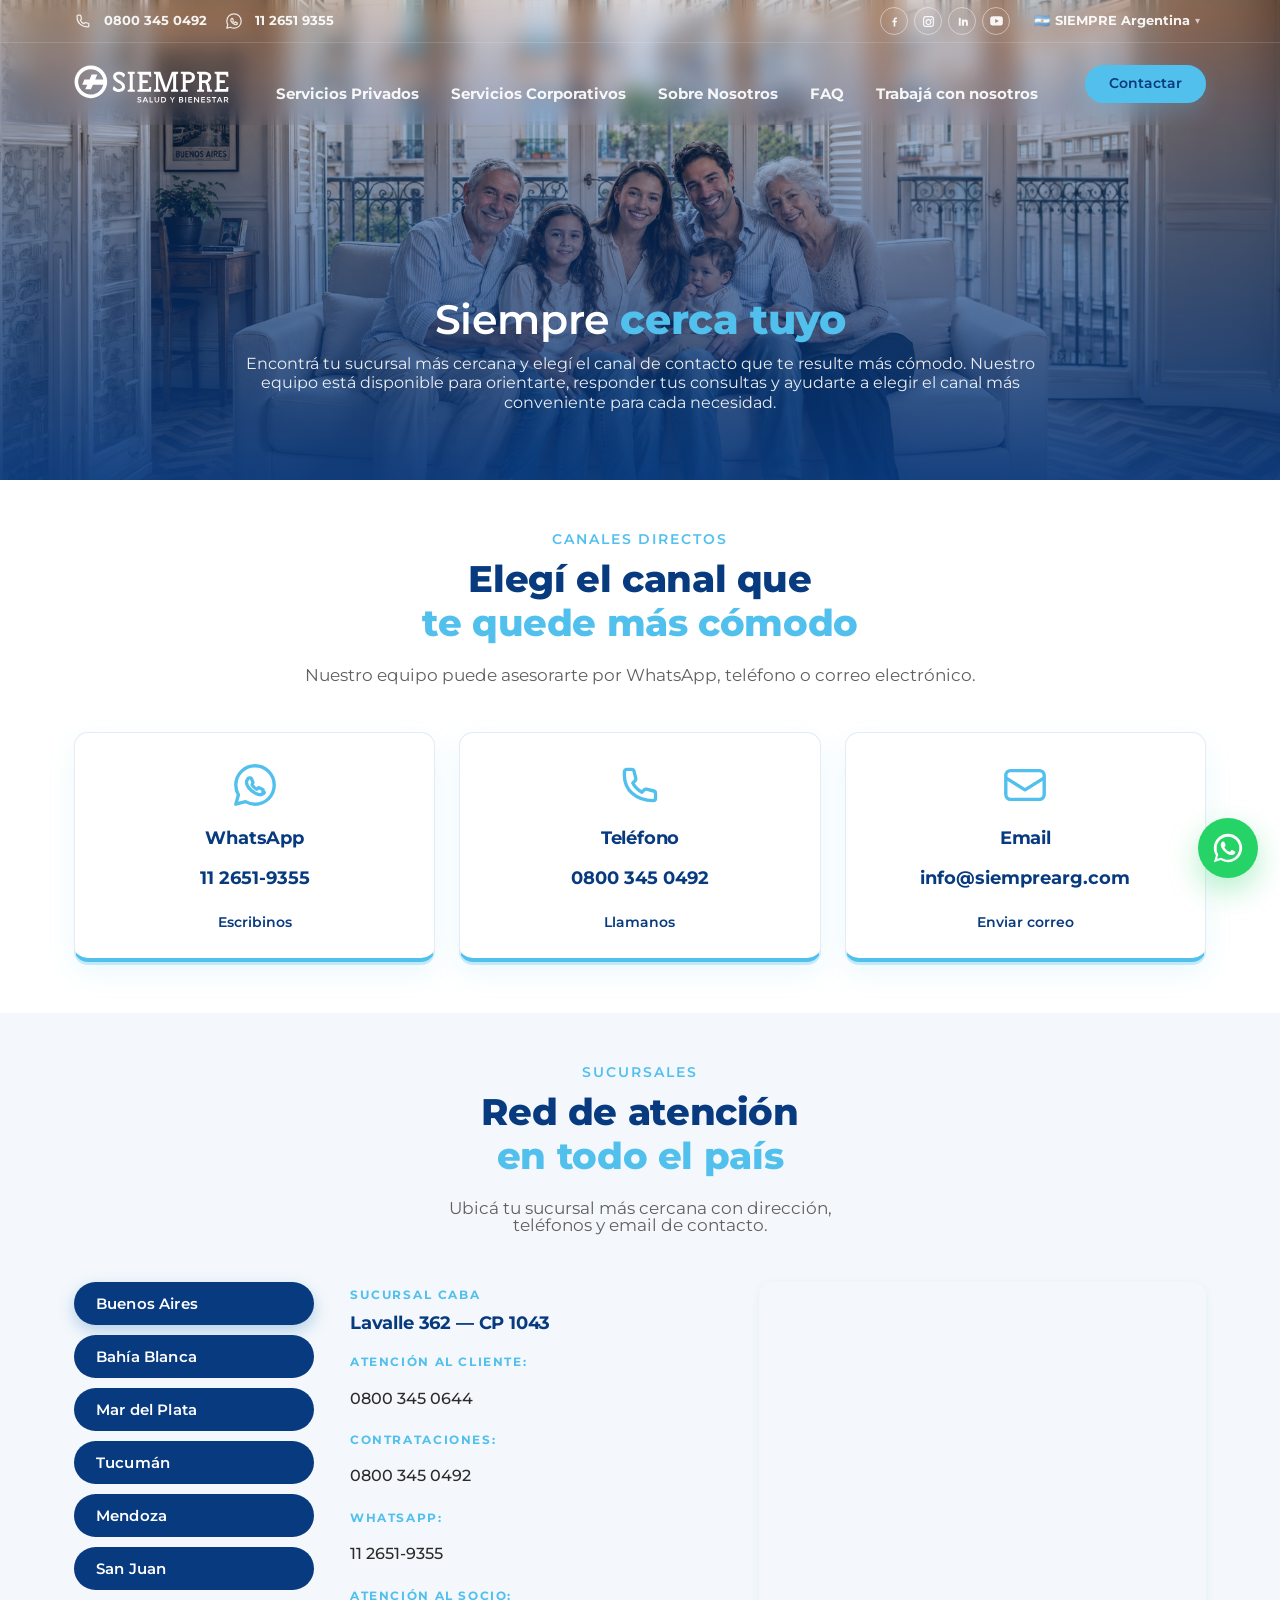
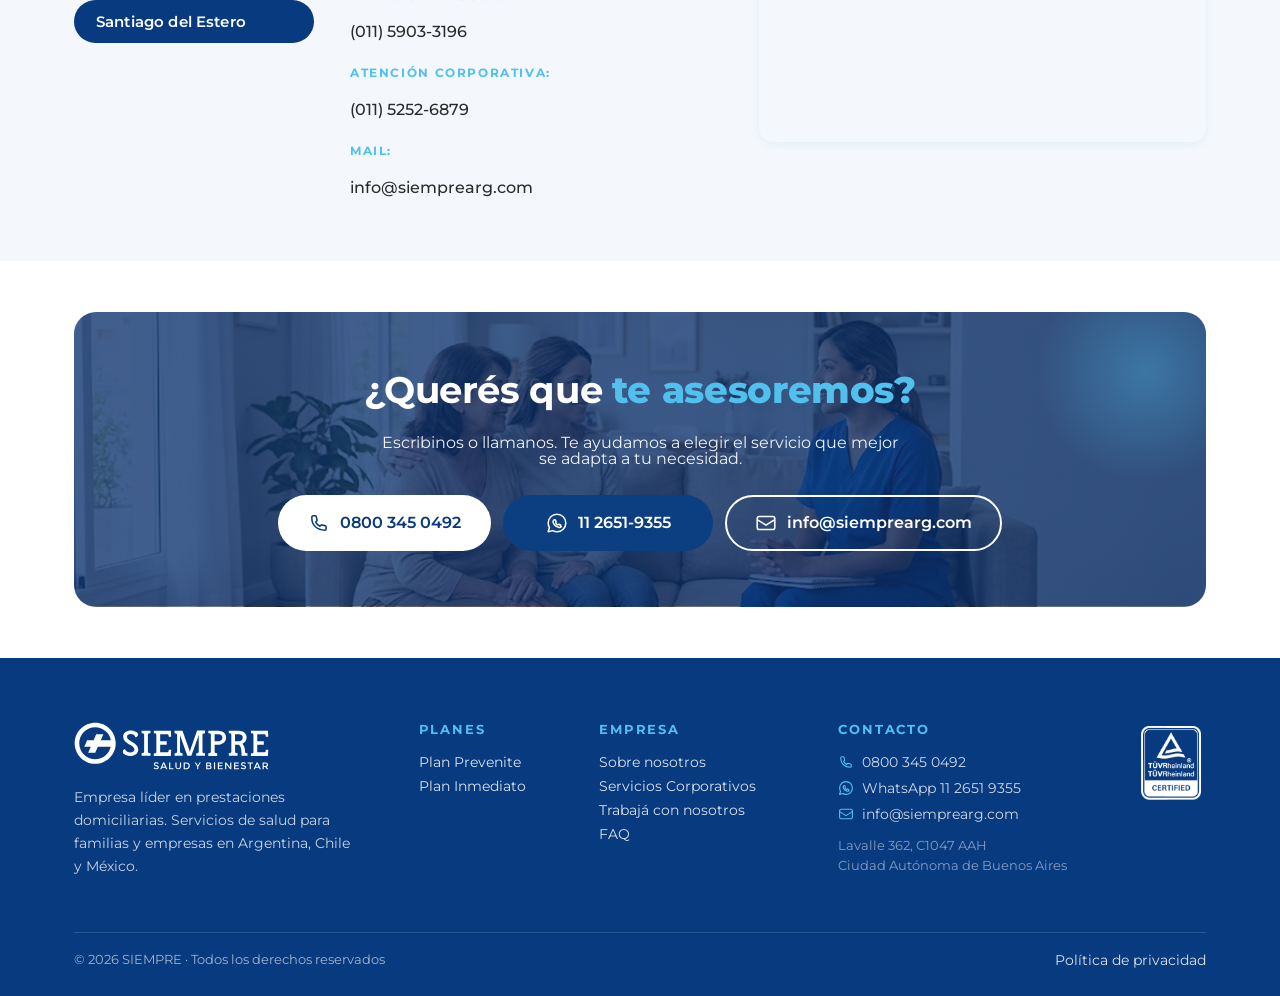
<file: contacto.html>
<!DOCTYPE html>

<html lang="es">
<head>
<meta charset="utf-8"/>
<meta content="width=device-width, initial-scale=1" name="viewport"/>
<title>Contacto | SIEMPRE Argentina</title>

<meta name="description"
content="Comunicate con SIEMPRE Argentina para recibir asesoramiento sobre nuestros planes y servicios de atención domiciliaria.">

<meta content="Empresa líder en prestaciones domiciliarias. Acompañantes de salud, enfermería, kinesiología e hospitalización domiciliaria para familias y empresas. 0800 345 0492." name="description"/>
<meta content="SIEMPRE · Cuidamos lo que más importa" property="og:title"/>
<meta content="Servicios de salud y acompañamiento profesional en domicilio. Planes Inmediato y Prevenite." property="og:description"/>
<meta content="website" property="og:type"/>
<meta content="es_AR" property="og:locale"/>
<link href="https://fonts.googleapis.com" rel="preconnect"/>
<link crossorigin="" href="https://fonts.gstatic.com" rel="preconnect"/>
<link href="https://fonts.googleapis.com/css2?family=Montserrat:wght@300;400;500;600;700;800&amp;display=swap" rel="stylesheet"/>
<link href="assets/img/iso-siempre.svg" rel="icon" type="image/svg+xml"/>
<link href="assets/css/styles.css" rel="stylesheet"/>
</head>
<body class="home-page">
  
<!-- ============ HEADER ============ -->
<header class="site-header" id="siteHeader">

  <!-- TOPBAR -->
  <div class="topbar"> 

    <div class="container">

      <div class="topbar-inner">

        <!-- LEFT -->
        <div class="topbar-left">

          <!-- TELEFONO -->
          <a href="tel:08003450492">

            <svg 
              class="topbar-icon" 
              viewBox="0 0 20 20" 
              fill="none"
            >
              <path 
                d="M3.5 4.5A1 1 0 014.5 3.5h2a1 1 0 011 .75l.75 3a1 1 0 01-.29.97L7 9.17c.9 1.74 2.09 2.93 3.83 3.83l.92-.96a1 1 0 01.97-.29l3 .75a1 1 0 01.75 1v2a1 1 0 01-1 1C8.16 16.5 3.5 11.84 3.5 6V4.5z"
                stroke="currentColor"
                stroke-width="1.4"
                stroke-linejoin="round"
              />
            </svg>

            <strong>0800 345 0492</strong>

          </a>

          <!-- WHATSAPP -->
          <a href="https://wa.me/541126519355">

            <svg 
              class="topbar-icon" 
              viewBox="0 0 20 20" 
              fill="none"
            >
              <path 
                d="M10 2C5.58 2 2 5.58 2 10c0 1.48.4 2.87 1.1 4.07L2 18l4.07-1.07A7.96 7.96 0 0010 18c4.42 0 8-3.58 8-8s-3.58-8-8-8zm3.9 11.1c-.16.45-.94.87-1.3.92-.33.05-.74.07-1.2-.08a10.8 10.8 0 01-1.08-.4C8.64 12.8 7.4 11.22 7.3 11.08c-.1-.14-.84-1.1-.84-2.1 0-1 .52-1.49.7-1.7.18-.2.4-.25.53-.25h.38c.12 0 .29-.04.45.34l.58 1.4c.05.12.08.26 0 .42l-.22.33c-.07.1-.15.22-.06.43.38.77.97 1.38 1.73 1.76.2.1.32.08.44-.05l.3-.38c.1-.14.23-.18.37-.12l1.4.65c.16.08.27.12.3.2.04.1.04.53-.12.98z"
                stroke="currentColor"
                stroke-width="1.4"
                stroke-linejoin="round"
              />
            </svg>

            <strong>11 2651 9355</strong>

          </a>

        </div>

        <!-- RIGHT -->
        <div class="topbar-right">

          <div aria-label="Redes sociales" class="topbar-socials">

            <!-- FACEBOOK -->
            <a 
              aria-label="Facebook"
              href="https://facebook.com/Siemprearg/"
              target="_blank"
              rel="noopener noreferrer"
            >
              <svg viewBox="0 0 24 24" fill="currentColor">
                <path d="M13.5 21v-7.5h2.53l.38-2.94H13.5V8.72c0-.85.24-1.43 1.46-1.43h1.56V4.66c-.27-.04-1.2-.12-2.27-.12-2.24 0-3.78 1.37-3.78 3.88v2.16H8v2.94h2.47V21h3.03z"></path>
              </svg>
            </a>

            <!-- INSTAGRAM -->
            <a 
              aria-label="Instagram"
              href="https://instagram.com/Siemprearg/"
              target="_blank"
              rel="noopener noreferrer"
            >
              <svg viewBox="0 0 24 24" fill="currentColor">
  <path d="M7 2h10a5 5 0 015 5v10a5 5 0 01-5 5H7a5 5 0 01-5-5V7a5 5 0 015-5zm0 2a3 3 0 00-3 3v10a3 3 0 003 3h10a3 3 0 003-3V7a3 3 0 00-3-3H7zm5 3.5A5.5 5.5 0 1112 18.5 5.5 5.5 0 0112 7.5zm0 2A3.5 3.5 0 1012 16.5 3.5 3.5 0 0012 9.5zm5.75-3.25a1.25 1.25 0 11-1.25 1.25 1.25 1.25 0 011.25-1.25z"/>
</svg>

            <!-- LINKEDIN -->
            <a 
              aria-label="LinkedIn"
              href="https://linkedin.com/company/siemprearg/posts/?feedView=all"
              target="_blank"
              rel="noopener noreferrer"
            >
              <svg viewBox="0 0 24 24" fill="currentColor">
                <path d="M6.94 5A1.94 1.94 0 115.06 6.94 1.94 1.94 0 016.94 5zM5.16 8.5h3.56V20H5.16zm5.7 0h3.4v1.58h.05a3.73 3.73 0 013.36-1.84c3.59 0 4.25 2.36 4.25 5.44V20h-3.54v-5.08c0-1.21-.02-2.77-1.68-2.77-1.69 0-1.95 1.32-1.95 2.68V20H10.86z"></path>
              </svg>
            </a>

            <!-- YOUTUBE -->
            <a 
              aria-label="YouTube"
              href="https://youtube.com/channel/UCaNuEZdiyHlzwMGWf43lOsw"
              target="_blank"
              rel="noopener noreferrer"
            >
              <svg viewBox="0 0 24 24" fill="currentColor">
                <path d="M23.5 6.2s-.2-1.7-.9-2.4c-.9-.9-1.9-.9-2.4-1C16.8 2.5 12 2.5 12 2.5s-4.8 0-8.2.3c-.5.1-1.5.1-2.4 1C.7 4.5.5 6.2.5 6.2S.3 8.2.3 10.1v1.8c0 1.9.2 3.9.2 3.9s.2 1.7.9 2.4c.9.9 2.1.9 2.6 1 1.9.2 8 .3 8 .3s4.8 0 8.2-.3c.5-.1 1.5-.1 2.4-1 .7-.7.9-2.4.9-2.4s.2-2 .2-3.9v-1.8c0-1.9-.2-3.9-.2-3.9zM9.7 14.8V7.2l6.5 3.8-6.5 3.8z"/>
              </svg>
            </a>

          </div>

          <div class="country-dropdown-wrap">
            <button class="country-dropdown-btn"><span class="flag">🇦🇷</span><strong> SIEMPRE Argentina </strong><span class="country-caret">▾</span></button>
            <div class="country-dropdown-menu">
              <a href="https://siemprearg.com" target="_blank" rel="noopener"><span>🇦🇷</span> SIEMPRE Argentina</a>
              <a href="https://siemprechile.cl" target="_blank" rel="noopener"><span>🇨🇱</span> SIEMPRE Chile</a>
              <a href="https://careu.mx" target="_blank" rel="noopener"><span>🇲🇽</span> CARE U México</a>
            </div>
          </div>

        </div>

      </div>

    </div>

  </div>

  <!-- NAV -->
  <div class="container">

    <nav class="nav" id="mainNav">

      <a 
        aria-label="Inicio Siempre Argentina" 
        class="nav-logo" 
        href="index.html"
      >
        <img 
          alt="SIEMPRE" 
          class="logo-white" 
          src="assets/img/logo-siempre-blanco.svg"
        >

        <img 
          alt="SIEMPRE" 
          class="logo-blue" 
          src="assets/img/logo-siempre-azul.svg"
        >
      </a>

      <button 
        aria-label="Abrir menú" 
        class="nav-toggle" 
        onclick="document.getElementById('mainNav').classList.toggle('open')"
      >
        <span></span>
        <span></span>
        <span></span>
      </button>

      <ul class="nav-links">

        <li class="nav-dropdown">
          <a aria-haspopup="true" href="#">
            <strong>Servicios Privados</strong>
          </a>

          <ul class="nav-dropdown-menu">
            <li><a href="plan-prevenite.html">Plan Prevenite</a></li>
            <li><a href="plan-inmediato.html">Plan Inmediato</a></li>
          </ul>
        </li>

       <li>
         <a aria-haspopup="true" href="empresas.html" class="nav-active">
            <strong>Servicios Corporativos</strong>
             </a>
        </li>

        <li><a href="sobre-nosotros.html"><strong>Sobre Nosotros</strong></a></li>

        

        <li><a href="faq.html"><strong>FAQ</strong></a></li>

        <li><a href="trabaja-con-nosotros.html"><strong>Trabajá con nosotros</strong></a></li>

      </ul>

      <div class="nav-cta">
        <a class="btn btn-secondary" href="contacto.html">
          Contactar
        </a>
      </div>

    </nav>

  </div>

</header>

<!-- ============ PAGE HERO ============ -->
<section
  class="page-hero hero-contacto"
  style="background-image:url('assets/img/banners/familia.jpg')">

  <div class="container">

    <div class="page-hero-inner">

      <h1>
        Siempre
    
        <span class="text-celeste">
          cerca tuyo
        </span>
      </h1>

      <p class="lead">
        Encontrá tu sucursal más cercana y elegí el canal de contacto 
        que te resulte más cómodo. Nuestro equipo está disponible para 
        orientarte, responder tus consultas y ayudarte a elegir el canal 
        más conveniente para cada necesidad.
      </p>

      
        

      </div>

    </div>

  </div>

</section>


<!-- ============ CONTACTO GENERAL ============ -->
<section id="contacto-general">

  <div class="container">

    <div class="section-header">

      <span class="eyebrow">
        Canales directos
      </span>

      <h2>
        Elegí el canal que
        <br>
        <span class="text-celeste">
          te quede más cómodo
        </span>
      </h2>

      <p>
        Nuestro equipo puede asesorarte por WhatsApp, teléfono o correo electrónico.
      </p>

    </div>

    <div class="grid grid-3">

      <!-- WHATSAPP -->
      <a href="https://wa.me/541126519355" class="card card-link">

        <div class="card-icon" style="color:var(--c-secondary)">

          <svg 
            viewBox="0 0 20 20"
            fill="none"
          >
            <path 
              d="M10 2C5.58 2 2 5.58 2 10c0 1.48.4 2.87 1.1 4.07L2 18l4.07-1.07A7.96 7.96 0 0010 18c4.42 0 8-3.58 8-8s-3.58-8-8-8zm3.9 11.1c-.16.45-.94.87-1.3.92-.33.05-.74.07-1.2-.08a10.8 10.8 0 01-1.08-.4C8.64 12.8 7.4 11.22 7.3 11.08c-.1-.14-.84-1.1-.84-2.1 0-1 .52-1.49.7-1.7.18-.2.4-.25.53-.25h.38c.12 0 .29-.04.45.34l.58 1.4c.05.12.08.26 0 .42l-.22.33c-.07.1-.15.22-.06.43.38.77.97 1.38 1.73 1.76.2.1.32.08.44-.05l.3-.38c.1-.14.23-.18.37-.12l1.4.65c.16.08.27.12.3.2.04.1.04.53-.12.98z"
              stroke="currentColor"
              stroke-width="1.4"
              stroke-linejoin="round"
            />
          </svg>

        </div>

        <h3>WhatsApp</h3>

        <p class="card-highlight">
          11 2651-9355
        </p>

        <span class="link-more">
          Escribinos
        </span>

      </a>

      <!-- TELEFONO -->
      <a href="tel:08003450492" class="card card-link">

        <div class="card-icon" style="color:var(--c-secondary)">

          <svg 
            viewBox="0 0 20 20"
            fill="none"
          >
            <path 
              d="M3.5 4.5A1 1 0 014.5 3.5h2a1 1 0 011 .75l.75 3a1 1 0 01-.29.97L7 9.17c.9 1.74 2.09 2.93 3.83 3.83l.92-.96a1 1 0 01.97-.29l3 .75a1 1 0 01.75 1v2a1 1 0 01-1 1C8.16 16.5 3.5 11.84 3.5 6V4.5z"
              stroke="currentColor"
              stroke-width="1.4"
              stroke-linejoin="round"
            />
          </svg>

        </div>

        <h3>Teléfono</h3>

        <p class="card-highlight">
          0800 345 0492
        </p>

        <span class="link-more">
          Llamanos
        </span>

      </a>

      <!-- EMAIL -->
      <a href="mailto:info@siemprearg.com" class="card card-link">

        <div class="card-icon" style="color:var(--c-secondary)">

          <svg 
            viewBox="0 0 20 20"
            fill="none"
          >
            <rect 
              x="2" 
              y="4" 
              width="16" 
              height="12" 
              rx="2"
              stroke="currentColor"
              stroke-width="1.4"
            />

            <path 
              d="M2 7l8 5 8-5"
              stroke="currentColor"
              stroke-width="1.4"
              stroke-linejoin="round"
            />
          </svg>

        </div>

        <h3>Email</h3>

        <p class="card-highlight">
          info@siemprearg.com
        </p>

        <span class="link-more">
          Enviar correo
        </span>

      </a>

    </div>

  </div>

</section>


<!-- ============ SUCURSALES ============ -->
<section class="section-soft">
  <div class="container">

    <div class="section-header">
      <span class="eyebrow">Sucursales</span>

      <h2>
        Red de atención <br>
        <span class="text-celeste">
          en todo el país
        </span>
      </h2>

      <p>
        Ubicá tu sucursal más cercana con dirección, <br>teléfonos y email de contacto.
      </p>
    </div>

    <div class="branches-layout">

      <!-- ================= NAV ================= -->
      <nav class="branches-nav" role="tablist" aria-label="Seleccionar sucursal">

        <button 
          type="button" 
          class="branch-tab is-active" 
          data-branch="caba" 
          role="tab" 
          aria-selected="true"
        >
          Buenos Aires
        </button>

        <button 
          type="button" 
          class="branch-tab" 
          data-branch="bahia" 
          role="tab" 
          aria-selected="false"
        >
          Bahía Blanca
        </button>

        <button 
          type="button" 
          class="branch-tab" 
          data-branch="mdp" 
          role="tab" 
          aria-selected="false"
        >
          Mar del Plata
        </button>

        <button 
          type="button" 
          class="branch-tab" 
          data-branch="tucuman" 
          role="tab" 
          aria-selected="false"
        >
          Tucumán
        </button>

        <button 
          type="button" 
          class="branch-tab" 
          data-branch="mendoza" 
          role="tab" 
          aria-selected="false"
        >
          Mendoza
        </button>

        <button 
          type="button" 
          class="branch-tab" 
          data-branch="sanjuan" 
          role="tab" 
          aria-selected="false"
        >
          San Juan
        </button>

        <button 
          type="button" 
          class="branch-tab" 
          data-branch="sde" 
          role="tab" 
          aria-selected="false"
        >
          Santiago del Estero
        </button>

      </nav>

      <!-- ================= DETALLES ================= -->
      <div class="branches-details">

        <!-- CABA -->
        <article class="branch-panel is-active" id="branch-caba" role="tabpanel">

          <div class="branch-tag">
            SUCURSAL CABA
          </div>

          <h3 class="branch-main-address">
            Lavalle 362 — CP 1043
          </h3>

          <dl class="branch-info">

            <dt>Atención al Cliente:</dt>
            <dd><a href="tel:08003450644">0800 345 0644</a></dd>

            <dt>Contrataciones:</dt>
            <dd><a href="tel:08003450492">0800 345 0492</a></dd>

            <dt>WhatsApp:</dt>
            <dd><a href="https://wa.me/541126519355">11 2651-9355</a></dd>

            <dt>Atención al Socio:</dt>
            <dd><a href="tel:+541159033196">(011) 5903-3196</a></dd>

            <dt>Atención Corporativa:</dt>
            <dd><a href="tel:+541152526879">(011) 5252-6879</a></dd>

            <dt>Mail:</dt>
            <dd><a href="mailto:info@siemprearg.com">info@siemprearg.com</a></dd>

          </dl>

        </article>

        <!-- BAHIA -->
        <article class="branch-panel" id="branch-bahia" role="tabpanel">

          <div class="branch-tag">
            SUCURSAL BAHÍA BLANCA
          </div>

          <h3 class="branch-main-address">
            Brandsen 103 Local 1 — CP 8000
          </h3>

          <dl class="branch-info">

            <dt>Atención al Cliente:</dt>
            <dd><a href="tel:+542914025193">0291 402-5193</a></dd>

            <dt>Teléfono alternativo:</dt>
            <dd><a href="tel:+542915172193">0291 517-2193</a></dd>

            <dt>Mail:</dt>
            <dd><a href="mailto:bahiablanca@siemprearg.com">bahiablanca@siemprearg.com</a></dd>

          </dl>

        </article>

        <!-- MDP -->
        <article class="branch-panel" id="branch-mdp" role="tabpanel">

          <div class="branch-tag">
            SUCURSAL MAR DEL PLATA
          </div>

          <h3 class="branch-main-address">
            Catamarca 3050, 4to piso of. 402 — CP 7600
          </h3>

          <dl class="branch-info">

            <dt>Atención al Cliente:</dt>
            <dd><a href="tel:+542236757676">0223 675-7676</a></dd>

            <dt>Teléfono alternativo:</dt>
            <dd><a href="tel:+542236767575">0223 676-7575</a></dd>

            <dt>Mail:</dt>
            <dd><a href="mailto:mardelplata@siemprearg.com">mardelplata@siemprearg.com</a></dd>

          </dl>

        </article>

        <!-- TUCUMAN -->
        <article class="branch-panel" id="branch-tucuman" role="tabpanel">

          <div class="branch-tag">
            SUCURSAL TUCUMÁN
          </div>

          <h3 class="branch-main-address">
            Lamadrid 525, 4to piso — CP 4000
          </h3>

          <dl class="branch-info">

            <dt>Atención al Cliente:</dt>
            <dd><a href="tel:+543812300005">0381 230-0005</a></dd>

            <dt>Teléfono:</dt>
            <dd><a href="tel:+543815034049">0381 503-4049</a></dd>

            <dt>Teléfono:</dt>
            <dd><a href="tel:+543815034356">0381 503-4356</a></dd>

            <dt>Teléfono:</dt>
            <dd><a href="tel:+543815034018">0381 503-4018</a></dd>

            <dt>Mail:</dt>
            <dd><a href="mailto:tucuman@siemprearg.com">tucuman@siemprearg.com</a></dd>

          </dl>

        </article>

        <!-- MENDOZA -->
        <article class="branch-panel" id="branch-mendoza" role="tabpanel">

          <div class="branch-tag">
            SUCURSAL MENDOZA
          </div>

          <h3 class="branch-main-address">
            Erlich 56, Godoy Cruz — CP 5501
          </h3>

          <dl class="branch-info">

            <dt>Atención al Cliente:</dt>
            <dd><a href="tel:+542614243968">0261 424-3968</a></dd>

            <dt>Teléfono:</dt>
            <dd><a href="tel:+542613746829">0261 374-6829</a></dd>

            <dt>Teléfono:</dt>
            <dd><a href="tel:+542612583000">0261 258-3000</a></dd>

            <dt>Mail:</dt>
            <dd><a href="mailto:mendoza@siemprearg.com">mendoza@siemprearg.com</a></dd>

          </dl>

        </article>

        <!-- SAN JUAN -->
        <article class="branch-panel" id="branch-sanjuan" role="tabpanel">

          <div class="branch-tag">
            SUCURSAL SAN JUAN
          </div>

          <h3 class="branch-main-address">
            Av. Ignacio de la Roza 123 (oeste) — CP 5400
          </h3>

          <dl class="branch-info">

            <dt>Atención al Cliente:</dt>
            <dd><a href="tel:+542646600997">0264 660-0997</a></dd>

            <dt>Teléfono:</dt>
            <dd><a href="tel:+542646710000">0264 671-0000</a></dd>

            <dt>Teléfono:</dt>
            <dd><a href="tel:+542648404305">0264 840-4305</a></dd>

            <dt>Mail:</dt>
            <dd><a href="mailto:sanjuan@siemprearg.com">sanjuan@siemprearg.com</a></dd>

          </dl>

        </article>

        <!-- SDE -->
        <article class="branch-panel" id="branch-sde" role="tabpanel">

          <div class="branch-tag">
            SUCURSAL SANTIAGO DEL ESTERO
          </div>

          <h3 class="branch-main-address">
            25 de Mayo 375, of. 1 — CP 4200
          </h3>

          <dl class="branch-info">

            <dt>Atención al Cliente:</dt>
            <dd><a href="tel:+543854230337">0385 423-0337</a></dd>

            <dt>Teléfono:</dt>
            <dd><a href="tel:+543856256929">0385 625-6929</a></dd>

            <dt>Mail:</dt>
            <dd><a href="mailto:santiagodelestero@siemprearg.com">santiagodelestero@siemprearg.com</a></dd>

          </dl>

        </article>

      </div>

      <!-- ================= MAPA ================= -->
      <div class="branches-map" id="branchesMap" aria-live="polite"></div>

    </div>

    <!-- ================= SCRIPT ================= -->
    <script>
      (function(){

        var branchAddresses = {
          caba:    'Lavalle 362, CABA, Argentina',
          bahia:   'Brandsen 103, Bahía Blanca, Argentina',
          mdp:     'Catamarca 3050, Mar del Plata, Argentina',
          tucuman: 'Lamadrid 525, Tucumán, Argentina',
          mendoza: 'Erlich 56, Godoy Cruz, Mendoza, Argentina',
          sanjuan: 'Av. Ignacio de la Roza 123, San Juan, Argentina',
          sde:     '25 de Mayo 375, Santiago del Estero, Argentina'
        };

        var mapBox = document.getElementById('branchesMap');
        var tabs = document.querySelectorAll('.branch-tab');
        var panels = document.querySelectorAll('.branch-panel');

        function setBranch(key) {

          tabs.forEach(function(t){

            var active = t.dataset.branch === key;

            t.classList.toggle('is-active', active);

            t.setAttribute(
              'aria-selected',
              active ? 'true' : 'false'
            );

          });

          panels.forEach(function(p){

            p.classList.toggle(
              'is-active',
              p.id === 'branch-' + key
            );

          });

          mapBox.innerHTML = '';

          var ifr = document.createElement('iframe');

          ifr.src =
            'https://maps.google.com/maps?q=' +
            encodeURIComponent(branchAddresses[key]) +
            '&t=&z=15&ie=UTF8&iwloc=&output=embed';

          ifr.loading = 'lazy';

          ifr.title = 'Mapa ' + key;

          ifr.setAttribute('allowfullscreen', '');

          ifr.setAttribute(
            'referrerpolicy',
            'no-referrer-when-downgrade'
          );

          mapBox.appendChild(ifr);
        }

        tabs.forEach(function(tab){

          tab.addEventListener('click', function(){

            setBranch(tab.dataset.branch);

          });

        });

        // Inicial
        setBranch('caba');

      })();
    </script>

  </div>
</section>

<!-- ============ CTA FINAL ============ -->
<section>

  <div class="container">

    <div 
      class="cta-band"
      style="
        background-image:
          linear-gradient(rgba(12,50,110,.78), rgba(12,50,110,.78)),
          url('assets/img/banners/banner-cta-final.jpg');
        background-size: cover;
        background-position: center;
        background-repeat: no-repeat;
      "
    >

      <h2>
        ¿Querés que 
        <span class="text-celeste">
          te asesoremos?
        </span>
      </h2>

      <p>
        Escribinos o llamanos. Te ayudamos a elegir el servicio que mejor
        <br>
        se adapta a tu necesidad.
      </p>

      <div class="hero-ctas" style="justify-content:center">

        <!-- TELEFONO -->
        <a 
          href="tel:08003450492" 
          class="btn btn-primary btn-lg"
        >

          <svg 
            class="btn-icon"
            viewBox="0 0 20 20"
            fill="none"
          >
            <path 
              d="M3.5 4.5A1 1 0 014.5 3.5h2a1 1 0 011 .75l.75 3a1 1 0 01-.29.97L7 9.17c.9 1.74 2.09 2.93 3.83 3.83l.92-.96a1 1 0 01.97-.29l3 .75a1 1 0 01.75 1v2a1 1 0 01-1 1C8.16 16.5 3.5 11.84 3.5 6V4.5z"
              stroke="currentColor"
              stroke-width="1.4"
              stroke-linejoin="round"
            />
          </svg>

          <span>0800 345 0492</span>

        </a>

        <!-- WHATSAPP -->
        <a 
          href="https://wa.me/541126519355" 
          class="btn btn-whatsapp btn-lg"
        >

          <svg 
            class="btn-icon"
            viewBox="0 0 20 20"
            fill="none"
          >
            <path 
              d="M10 2C5.58 2 2 5.58 2 10c0 1.48.4 2.87 1.1 4.07L2 18l4.07-1.07A7.96 7.96 0 0010 18c4.42 0 8-3.58 8-8s-3.58-8-8-8zm3.9 11.1c-.16.45-.94.87-1.3.92-.33.05-.74.07-1.2-.08a10.8 10.8 0 01-1.08-.4C8.64 12.8 7.4 11.22 7.3 11.08c-.1-.14-.84-1.1-.84-2.1 0-1 .52-1.49.7-1.7.18-.2.4-.25.53-.25h.38c.12 0 .29-.04.45.34l.58 1.4c.05.12.08.26 0 .42l-.22.33c-.07.1-.15.22-.06.43.38.77.97 1.38 1.73 1.76.2.1.32.08.44-.05l.3-.38c.1-.14.23-.18.37-.12l1.4.65c.16.08.27.12.3.2.04.1.04.53-.12.98z"
              stroke="currentColor"
              stroke-width="1.4"
              stroke-linejoin="round"
            />
          </svg>

          <span>11 2651-9355</span>

        </a>

        <!-- EMAIL -->
        <a 
          href="mailto:info@siemprearg.com" 
          class="btn btn-secondary btn-lg"
        >

          <svg 
            class="btn-icon"
            viewBox="0 0 20 20"
            fill="none"
          >
            <rect 
              x="2" 
              y="4" 
              width="16" 
              height="12" 
              rx="2"
              stroke="currentColor"
              stroke-width="1.4"
            />

            <path 
              d="M2 7l8 5 8-5"
              stroke="currentColor"
              stroke-width="1.4"
              stroke-linejoin="round"
            />
          </svg>

          <span>info@siemprearg.com</span>

        </a>

      </div>

    </div>

  </div>

</section>


<!-- ============ FOOTER ============ -->
<footer class="site-footer">
  <div class="container">

    <div class="footer-grid">

      <!-- MARCA -->
      <div class="footer-brand-col">

        <img
          src="assets/img/logo-siempre-blanco.svg"
          alt="SIEMPRE"
          class="footer-logo"
        >

        <p>
          Empresa líder en prestaciones domiciliarias.
          Servicios de salud para familias y empresas en
          Argentina, Chile y México.
        </p>

        <div class="footer-socials-mobile">

          <a
            aria-label="Facebook"
            href="https://facebook.com/Siemprearg/"
            target="_blank"
            rel="noopener noreferrer"
          >
            <svg viewBox="0 0 24 24" fill="currentColor">
              <path d="M13.5 21v-7.5h2.53l.38-2.94H13.5V8.72c0-.85.24-1.43 1.46-1.43h1.56V4.66c-.27-.04-1.2-.12-2.27-.12-2.24 0-3.78 1.37-3.78 3.88v2.16H8v2.94h2.47V21h3.03z"></path>
            </svg>
          </a>

          <a
            aria-label="Instagram"
            href="https://instagram.com/Siemprearg/"
            target="_blank"
            rel="noopener noreferrer"
          >
            <svg viewBox="0 0 24 24" fill="currentColor">
              <path d="M7 2h10a5 5 0 015 5v10a5 5 0 01-5 5H7a5 5 0 01-5-5V7a5 5 0 015-5zm0 2a3 3 0 00-3 3v10a3 3 0 003 3h10a3 3 0 003-3V7a3 3 0 00-3-3H7zm5 3.5A5.5 5.5 0 1112 18.5 5.5 5.5 0 0112 7.5zm0 2A3.5 3.5 0 1012 16.5 3.5 3.5 0 0012 9.5zm5.75-3.25a1.25 1.25 0 11-1.25 1.25 1.25 1.25 0 011.25-1.25z"></path>
            </svg>
          </a>

          <a
            aria-label="LinkedIn"
            href="https://linkedin.com/company/siemprearg/posts/?feedView=all"
            target="_blank"
            rel="noopener noreferrer"
          >
            <svg viewBox="0 0 24 24" fill="currentColor">
              <path d="M6.94 5A1.94 1.94 0 115.06 6.94 1.94 1.94 0 016.94 5zM5.16 8.5h3.56V20H5.16zm5.7 0h3.4v1.58h.05a3.73 3.73 0 013.36-1.84c3.59 0 4.25 2.36 4.25 5.44V20h-3.54v-5.08c0-1.21-.02-2.77-1.68-2.77-1.69 0-1.95 1.32-1.95 2.68V20H10.86z"></path>
            </svg>
          </a>

          <a
            aria-label="YouTube"
            href="https://youtube.com/channel/UCaNuEZdiyHlzwMGWf43lOsw"
            target="_blank"
            rel="noopener noreferrer"
          >
            <svg viewBox="0 0 24 24" fill="currentColor">
              <path d="M23.5 6.2s-.2-1.7-.9-2.4c-.9-.9-1.9-.9-2.4-1C16.8 2.5 12 2.5 12 2.5s-4.8 0-8.2.3c-.5.1-1.5.1-2.4 1C.7 4.5.5 6.2.5 6.2S.3 8.2.3 10.1v1.8c0 1.9.2 3.9.2 3.9s.2 1.7.9 2.4c.9.9 2.1.9 2.6 1 1.9.2 8 .3 8 .3s4.8 0 8.2-.3c.5-.1 1.5-.1 2.4-1 .7-.7.9-2.4.9-2.4s.2-2 .2-3.9v-1.8c0-1.9-.2-3.9-.2-3.9zM9.7 14.8V7.2l6.5 3.8-6.5 3.8z"></path>
            </svg>
          </a>

        </div>
      </div>

      <!-- PLANES -->
      <div>
        <h4 class="footer-heading-accent">Planes</h4>

        <ul>
          <li><a href="plan-prevenite.html">Plan Prevenite</a></li>
          <li><a href="plan-inmediato.html">Plan Inmediato</a></li>
        </ul>

        <!-- ISO SOLO MOBILE -->
        <div class="footer-iso-mobile">
          <img
            src="assets/img/logos/certificacion-ISO.png"
            alt="Certificación ISO"
            class="footer-iso"
          >
        </div>
      </div>

      <!-- EMPRESA -->
      <div>
        <h4 class="footer-heading-accent">Empresa</h4>

        <ul>
          <li><a href="sobre-nosotros.html">Sobre nosotros</a></li>
          <li><a href="empresas.html">Servicios Corporativos</a></li>
          <li><a href="trabaja-con-nosotros.html">Trabajá con nosotros</a></li>
          <li><a href="faq.html">FAQ</a></li>
        </ul>
      </div>

      <!-- CONTACTO -->
      <div>
        <h4 class="footer-heading-accent">Contacto</h4>

        <ul class="footer-contact-list">

          <li>
            <a href="tel:08003450492">
              <svg class="footer-icon" viewBox="0 0 20 20" fill="none">
                <path
                  d="M3.5 4.5A1 1 0 014.5 3.5h2a1 1 0 011 .75l.75 3a1 1 0 01-.29.97L7 9.17c.9 1.74 2.09 2.93 3.83 3.83l.92-.96a1 1 0 01.97-.29l3 .75a1 1 0 01.75 1v2a1 1 0 01-1 1C8.16 16.5 3.5 11.84 3.5 6V4.5z"
                  stroke="var(--c-secondary)"
                  stroke-width="1.4"
                  stroke-linejoin="round"
                ></path>
              </svg>
              0800 345 0492
            </a>
          </li>

          <li>
            <a
              href="https://wa.me/541126519355"
              target="_blank"
              rel="noopener"
            >
              <svg class="footer-icon" viewBox="0 0 20 20" fill="none">
                <path
                  d="M10 2C5.58 2 2 5.58 2 10c0 1.48.4 2.87 1.1 4.07L2 18l4.07-1.07A7.96 7.96 0 0010 18c4.42 0 8-3.58 8-8s-3.58-8-8-8zm3.9 11.1c-.16.45-.94.87-1.3.92-.33.05-.74.07-1.2-.08a10.8 10.8 0 01-1.08-.4C8.64 12.8 7.4 11.22 7.3 11.08c-.1-.14-.84-1.1-.84-2.1 0-1 .52-1.49.7-1.7.18-.2.4-.25.53-.25h.38c.12 0 .29-.04.45.34l.58 1.4c.05.12.08.26 0 .42l-.22.33c-.07.1-.15.22-.06.43.38.77.97 1.38 1.73 1.76.2.1.32.08.44-.05l.3-.38c.1-.14.23-.18.37-.12l1.4.65c.16.08.27.12.3.2.04.1.04.53-.12.98z"
                  stroke="var(--c-secondary)"
                  stroke-width="1.4"
                  stroke-linejoin="round"
                ></path>
              </svg>
              WhatsApp 11&nbsp;2651&nbsp;9355
            </a>
          </li>

          <li>
            <a href="mailto:info@siemprearg.com">
              <svg class="footer-icon" viewBox="0 0 20 20" fill="none">
                <rect
                  x="2"
                  y="4"
                  width="16"
                  height="12"
                  rx="2"
                  stroke="var(--c-secondary)"
                  stroke-width="1.4"
                ></rect>
                <path
                  d="M2 7l8 5 8-5"
                  stroke="var(--c-secondary)"
                  stroke-width="1.4"
                  stroke-linejoin="round"
                ></path>
              </svg>
              info@siemprearg.com
            </a>
          </li>

        </ul>

        <p class="footer-address">
          Lavalle 362, C1047 AAH<br>
          Ciudad Autónoma de Buenos Aires
        </p>
      </div>

      <!-- ISO SOLO DESKTOP -->
      <div class="footer-iso-desktop">
        <img
          src="assets/img/logos/certificacion-ISO.png"
          alt="Certificación ISO"
          class="footer-iso"
        >
      </div>

    </div>

    <!-- PARTE INFERIOR -->
    <div class="footer-bottom">
      <div>© 2026 SIEMPRE · Todos los derechos reservados</div>

      <div>
        <a href="politica-de-privacidad.html">
          Política de privacidad
        </a>
      </div>
    </div>

  </div>
</footer>

<script>
(function(){
  var h = document.getElementById('siteHeader');
  if(!h) return;
  function onScroll(){
    if(window.scrollY > 40) h.classList.add('is-scrolled');
    else h.classList.remove('is-scrolled');
  }
  window.addEventListener('scroll', onScroll, {passive:true});
  onScroll();
})();
</script>

<!-- ============ FLOATING CTAs ============ -->
<a href="https://wa.me/541126519355" class="float-whatsapp" aria-label="Contactar por WhatsApp" target="_blank" rel="noopener"><svg viewBox="0 0 32 32" aria-hidden="true" focusable="false"><path d="M16 2.667C8.636 2.667 2.667 8.636 2.667 16c0 2.547.722 4.92 1.969 6.946L2.667 29.333l6.59-1.948A13.276 13.276 0 0 0 16 29.333c7.364 0 13.333-5.969 13.333-13.333S23.364 2.667 16 2.667zm0 24.346c-2.139 0-4.205-.582-5.999-1.687l-.43-.255-3.911 1.156 1.169-3.808-.282-.443A10.66 10.66 0 0 1 5.333 16c0-5.882 4.785-10.667 10.667-10.667S26.667 10.118 26.667 16 21.882 27.013 16 27.013zm6.157-7.99c-.337-.169-1.991-.982-2.299-1.094-.308-.113-.532-.169-.756.169-.224.337-.866 1.094-1.062 1.318-.196.224-.392.252-.728.084-.337-.169-1.422-.524-2.708-1.671-1.001-.892-1.676-1.992-1.872-2.329-.196-.337-.021-.519.148-.687.151-.151.337-.392.505-.589.169-.196.224-.337.337-.561.113-.224.056-.421-.028-.589-.084-.169-.756-1.823-1.036-2.497-.273-.655-.55-.566-.756-.577l-.644-.012c-.224 0-.589.084-.897.421-.308.337-1.176 1.149-1.176 2.803 0 1.654 1.204 3.252 1.371 3.476.169.224 2.371 3.621 5.745 5.077.803.347 1.43.554 1.918.708.806.256 1.539.22 2.119.134.646-.097 1.991-.813 2.272-1.598.281-.785.281-1.458.196-1.598-.084-.141-.308-.224-.645-.392z" fill="currentColor"/></svg></a>

<script src="assets/js/main.js"></script>

</body>
</html>
</file>
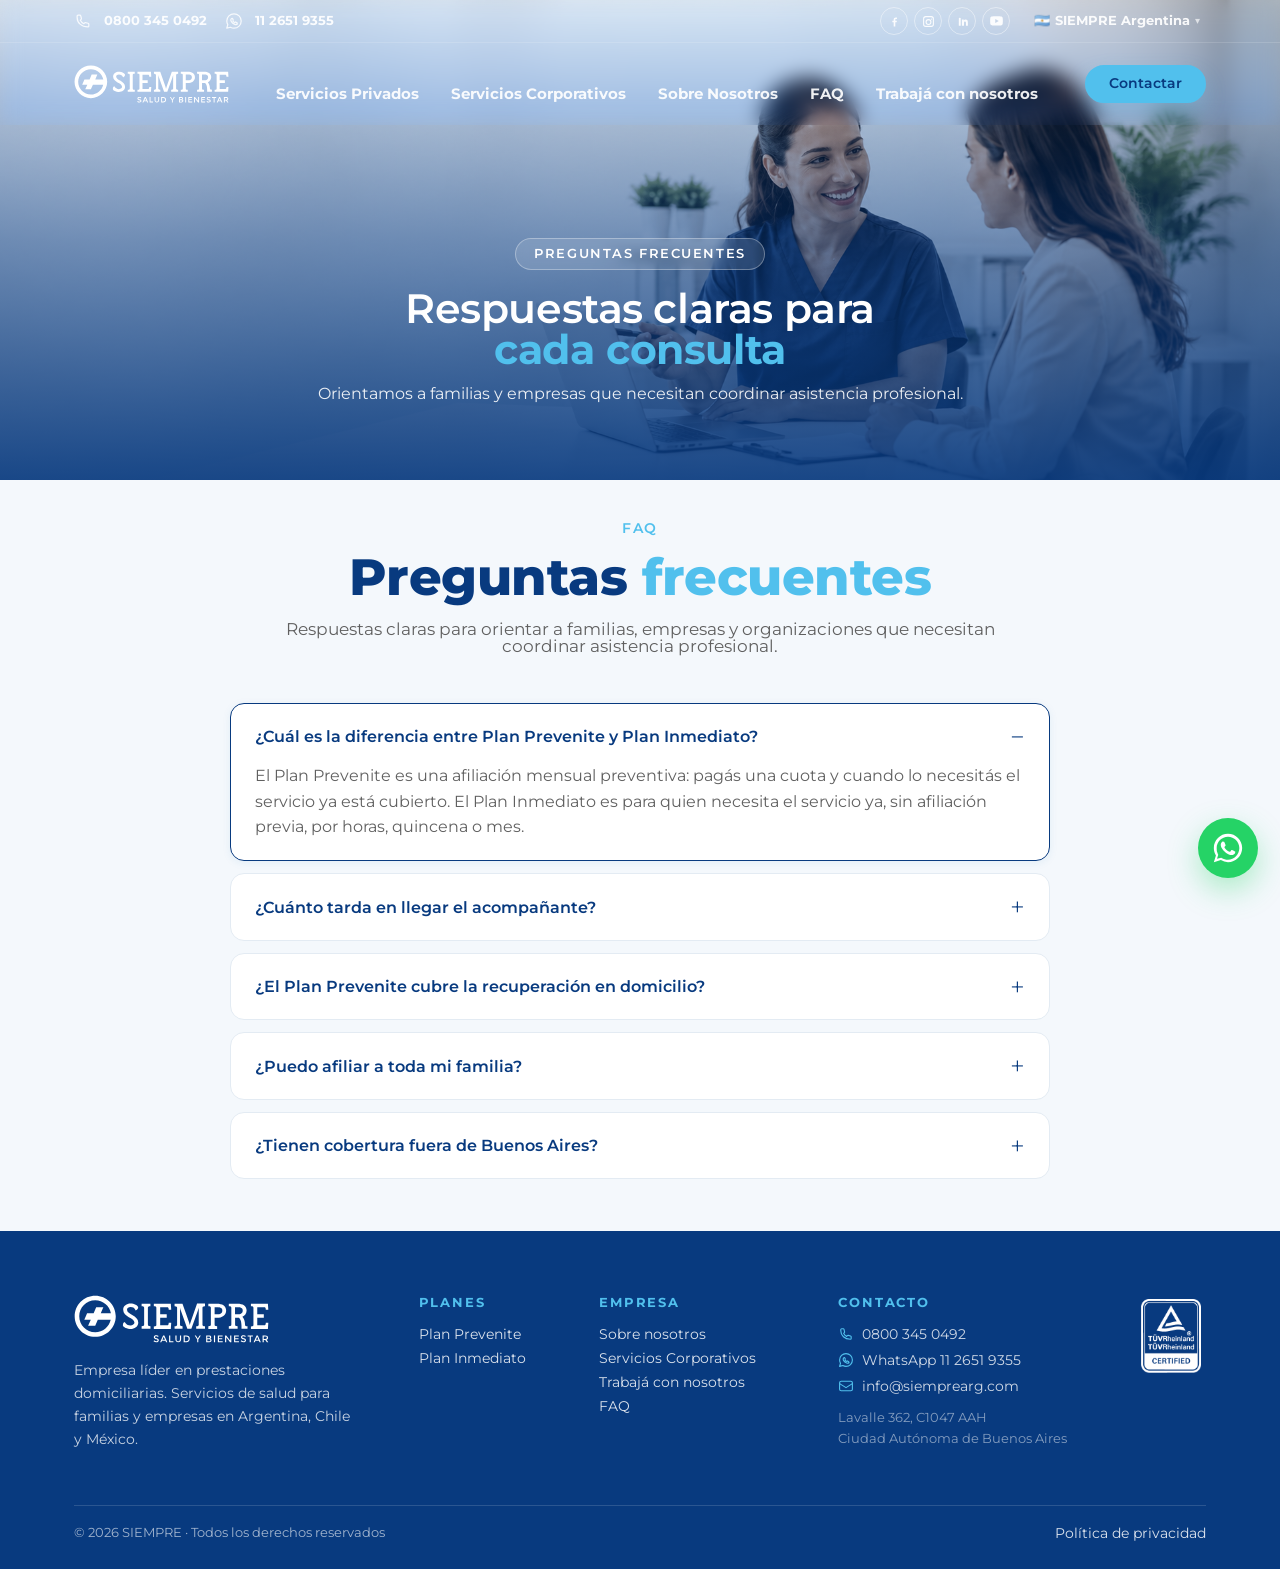
<file: faq.html>
<!DOCTYPE html>

<html lang="es">
<head>
<meta charset="utf-8"/>
<meta content="width=device-width, initial-scale=1" name="viewport"/>
<title>Preguntas Frecuentes | SIEMPRE Argentina</title>

<meta name="description"
content="Encontrá respuestas a las preguntas más frecuentes sobre los servicios, planes y modalidades de atención de SIEMPRE Argentina.">

<meta content="Empresa líder en prestaciones domiciliarias. Acompañantes de salud, enfermería, kinesiología e hospitalización domiciliaria para familias y empresas. 0800 345 0492." name="description"/>
<meta content="SIEMPRE · Cuidamos lo que más importa" property="og:title"/>
<meta content="Servicios de salud y acompañamiento profesional en domicilio. Planes Inmediato y Prevenite." property="og:description"/>
<meta content="website" property="og:type"/>
<meta content="es_AR" property="og:locale"/>
<link href="https://fonts.googleapis.com" rel="preconnect"/>
<link crossorigin="" href="https://fonts.gstatic.com" rel="preconnect"/>
<link href="https://fonts.googleapis.com/css2?family=Montserrat:wght@300;400;500;600;700;800&amp;display=swap" rel="stylesheet"/>
<link href="assets/img/iso-siempre.svg" rel="icon" type="image/svg+xml"/>
<link href="assets/css/styles.css" rel="stylesheet"/>
</head>
<body class="home-page">
  
<!-- ============ HEADER ============ -->
<header class="site-header" id="siteHeader">

  <!-- TOPBAR -->
  <div class="topbar"> 

    <div class="container">

      <div class="topbar-inner">

        <!-- LEFT -->
        <div class="topbar-left">

          <!-- TELEFONO -->
          <a href="tel:08003450492">

            <svg 
              class="topbar-icon" 
              viewBox="0 0 20 20" 
              fill="none"
            >
              <path 
                d="M3.5 4.5A1 1 0 014.5 3.5h2a1 1 0 011 .75l.75 3a1 1 0 01-.29.97L7 9.17c.9 1.74 2.09 2.93 3.83 3.83l.92-.96a1 1 0 01.97-.29l3 .75a1 1 0 01.75 1v2a1 1 0 01-1 1C8.16 16.5 3.5 11.84 3.5 6V4.5z"
                stroke="currentColor"
                stroke-width="1.4"
                stroke-linejoin="round"
              />
            </svg>

            <strong>0800 345 0492</strong>

          </a>

          <!-- WHATSAPP -->
          <a href="https://wa.me/541126519355">

            <svg 
              class="topbar-icon" 
              viewBox="0 0 20 20" 
              fill="none"
            >
              <path 
                d="M10 2C5.58 2 2 5.58 2 10c0 1.48.4 2.87 1.1 4.07L2 18l4.07-1.07A7.96 7.96 0 0010 18c4.42 0 8-3.58 8-8s-3.58-8-8-8zm3.9 11.1c-.16.45-.94.87-1.3.92-.33.05-.74.07-1.2-.08a10.8 10.8 0 01-1.08-.4C8.64 12.8 7.4 11.22 7.3 11.08c-.1-.14-.84-1.1-.84-2.1 0-1 .52-1.49.7-1.7.18-.2.4-.25.53-.25h.38c.12 0 .29-.04.45.34l.58 1.4c.05.12.08.26 0 .42l-.22.33c-.07.1-.15.22-.06.43.38.77.97 1.38 1.73 1.76.2.1.32.08.44-.05l.3-.38c.1-.14.23-.18.37-.12l1.4.65c.16.08.27.12.3.2.04.1.04.53-.12.98z"
                stroke="currentColor"
                stroke-width="1.4"
                stroke-linejoin="round"
              />
            </svg>

            <strong>11 2651 9355</strong>

          </a>

        </div>

        <!-- RIGHT -->
        <div class="topbar-right">

          <div aria-label="Redes sociales" class="topbar-socials">

            <!-- FACEBOOK -->
            <a 
              aria-label="Facebook"
              href="https://facebook.com/Siemprearg/"
              target="_blank"
              rel="noopener noreferrer"
            >
              <svg viewBox="0 0 24 24" fill="currentColor">
                <path d="M13.5 21v-7.5h2.53l.38-2.94H13.5V8.72c0-.85.24-1.43 1.46-1.43h1.56V4.66c-.27-.04-1.2-.12-2.27-.12-2.24 0-3.78 1.37-3.78 3.88v2.16H8v2.94h2.47V21h3.03z"></path>
              </svg>
            </a>

            <!-- INSTAGRAM -->
            <a 
              aria-label="Instagram"
              href="https://instagram.com/Siemprearg/"
              target="_blank"
              rel="noopener noreferrer"
            >
              <svg viewBox="0 0 24 24" fill="currentColor">
  <path d="M7 2h10a5 5 0 015 5v10a5 5 0 01-5 5H7a5 5 0 01-5-5V7a5 5 0 015-5zm0 2a3 3 0 00-3 3v10a3 3 0 003 3h10a3 3 0 003-3V7a3 3 0 00-3-3H7zm5 3.5A5.5 5.5 0 1112 18.5 5.5 5.5 0 0112 7.5zm0 2A3.5 3.5 0 1012 16.5 3.5 3.5 0 0012 9.5zm5.75-3.25a1.25 1.25 0 11-1.25 1.25 1.25 1.25 0 011.25-1.25z"/>
</svg>

            <!-- LINKEDIN -->
            <a 
              aria-label="LinkedIn"
              href="https://linkedin.com/company/siemprearg/posts/?feedView=all"
              target="_blank"
              rel="noopener noreferrer"
            >
              <svg viewBox="0 0 24 24" fill="currentColor">
                <path d="M6.94 5A1.94 1.94 0 115.06 6.94 1.94 1.94 0 016.94 5zM5.16 8.5h3.56V20H5.16zm5.7 0h3.4v1.58h.05a3.73 3.73 0 013.36-1.84c3.59 0 4.25 2.36 4.25 5.44V20h-3.54v-5.08c0-1.21-.02-2.77-1.68-2.77-1.69 0-1.95 1.32-1.95 2.68V20H10.86z"></path>
              </svg>
            </a>

            <!-- YOUTUBE -->
            <a 
              aria-label="YouTube"
              href="https://youtube.com/channel/UCaNuEZdiyHlzwMGWf43lOsw"
              target="_blank"
              rel="noopener noreferrer"
            >
              <svg viewBox="0 0 24 24" fill="currentColor">
                <path d="M23.5 6.2s-.2-1.7-.9-2.4c-.9-.9-1.9-.9-2.4-1C16.8 2.5 12 2.5 12 2.5s-4.8 0-8.2.3c-.5.1-1.5.1-2.4 1C.7 4.5.5 6.2.5 6.2S.3 8.2.3 10.1v1.8c0 1.9.2 3.9.2 3.9s.2 1.7.9 2.4c.9.9 2.1.9 2.6 1 1.9.2 8 .3 8 .3s4.8 0 8.2-.3c.5-.1 1.5-.1 2.4-1 .7-.7.9-2.4.9-2.4s.2-2 .2-3.9v-1.8c0-1.9-.2-3.9-.2-3.9zM9.7 14.8V7.2l6.5 3.8-6.5 3.8z"/>
              </svg>
            </a>

          </div>

          <div class="country-dropdown-wrap">
            <button class="country-dropdown-btn"><span class="flag">🇦🇷</span><strong> SIEMPRE Argentina </strong><span class="country-caret">▾</span></button>
            <div class="country-dropdown-menu">
              <a href="https://siemprearg.com" target="_blank" rel="noopener"><span>🇦🇷</span> SIEMPRE Argentina</a>
              <a href="https://siemprechile.cl" target="_blank" rel="noopener"><span>🇨🇱</span> SIEMPRE Chile</a>
              <a href="https://careu.mx" target="_blank" rel="noopener"><span>🇲🇽</span> CARE U México</a>
            </div>
          </div>

        </div>

      </div>

    </div>

  </div>

  <!-- NAV -->
  <div class="container">

    <nav class="nav" id="mainNav">

      <a 
        aria-label="Inicio Siempre Argentina" 
        class="nav-logo" 
        href="index.html"
      >
        <img 
          alt="SIEMPRE" 
          class="logo-white" 
          src="assets/img/logo-siempre-blanco.svg"
        >

        <img 
          alt="SIEMPRE" 
          class="logo-blue" 
          src="assets/img/logo-siempre-azul.svg"
        >
      </a>

      <button 
        aria-label="Abrir menú" 
        class="nav-toggle" 
        onclick="document.getElementById('mainNav').classList.toggle('open')"
      >
        <span></span>
        <span></span>
        <span></span>
      </button>

      <ul class="nav-links">

        <li class="nav-dropdown">
          <a aria-haspopup="true" href="#">
            <strong>Servicios Privados</strong>
          </a>

          <ul class="nav-dropdown-menu">
            <li><a href="plan-prevenite.html">Plan Prevenite</a></li>
            <li><a href="plan-inmediato.html">Plan Inmediato</a></li>
          </ul>
        </li>

       <li>
         <a aria-haspopup="true" href="empresas.html" class="nav-active">
            <strong>Servicios Corporativos</strong>
             </a>
        </li>

        <li><a href="sobre-nosotros.html"><strong>Sobre Nosotros</strong></a></li>

        

        <li><a href="faq.html"><strong>FAQ</strong></a></li>

        <li><a href="trabaja-con-nosotros.html"><strong>Trabajá con nosotros</strong></a></li>

      </ul>

      <div class="nav-cta">
        <a class="btn btn-secondary" href="contacto.html">
          Contactar
        </a>
      </div>

    </nav>

  </div>

</header>


<!-- BANNER HERO -->
<section
  class="page-hero hero-faq"
  style="background-image:url('assets/img/banners/banner-acompanantes.png')"
>
  <div class="container">
    <div class="page-hero-inner">
      <span class="hero-eyebrow">Preguntas frecuentes</span>
      <h1>Respuestas claras para <strong><br>cada consulta</strong></h1>
      <p class="lead">Orientamos a familias y empresas que necesitan coordinar asistencia profesional.</p>
    </div>
  </div>
</section>

<!-- ============ FAQ ============ -->
<section class="section-soft faq-page-section" id="faq">
  <div class="container">
    <div class="section-header">
      <span class="eyebrow">FAQ</span>
      <h1>Preguntas <span style="color:var(--c-secondary)">frecuentes</span></h1>
      <p>Respuestas claras para orientar a familias, empresas y organizaciones que necesitan coordinar asistencia profesional.</p>
    </div>
    <div class="faq-list">
      <details class="faq-item" open>
        <summary>¿Cuál es la diferencia entre Plan Prevenite y Plan Inmediato?</summary>
        <p>El Plan Prevenite es una afiliación mensual preventiva: pagás una cuota y cuando lo necesitás el servicio ya está cubierto. El Plan Inmediato es para quien necesita el servicio ya, sin afiliación previa, por horas, quincena o mes.</p>
      </details>
      <details class="faq-item">
        <summary>¿Cuánto tarda en llegar el acompañante?</summary>
        <p><strong>Planes inmediatos:</strong> tu acompañante se asigna en 48 horas hábiles.

          <br><strong>Planes preventivos:</strong> cobertura garantizada en 24 horas.

          <br><strong>Urgencias:</strong> contratando un plus, el profesional llega en 12 horas.

          <br>Con Prevenite, siempre tenés asistencia cuando más la necesitás.</p>
      </details>
      <details class="faq-item">
        <summary>¿El Plan Prevenite cubre la recuperación en domicilio?</summary>
        <p>El Esencial cubre solo internación. El Exclusivo suma 10 días domiciliarios post-alta.</p>
      </details>
      <details class="faq-item">
        <summary>¿Puedo afiliar a toda mi familia?</summary>
        <p>Sí. Los planes son individuales y familiares. Consultanos por las opciones para tu grupo.</p>
      </details>
      <details class="faq-item">
        <summary>¿Tienen cobertura fuera de Buenos Aires?</summary>
        <p>Sí. Sucursales en Mendoza, Tucumán, Bahía Blanca, Mar del Plata, La Plata, San Juan.</p>
      </details>
    </div>
  </div>
</section>


<!-- ============ FOOTER ============ -->
<footer class="site-footer">
  <div class="container">

    <div class="footer-grid">

      <!-- MARCA -->
      <div class="footer-brand-col">

        <img
          src="assets/img/logo-siempre-blanco.svg"
          alt="SIEMPRE"
          class="footer-logo"
        >

        <p>
          Empresa líder en prestaciones domiciliarias.
          Servicios de salud para familias y empresas en
          Argentina, Chile y México.
        </p>

        <div class="footer-socials-mobile">

          <a
            aria-label="Facebook"
            href="https://facebook.com/Siemprearg/"
            target="_blank"
            rel="noopener noreferrer"
          >
            <svg viewBox="0 0 24 24" fill="currentColor">
              <path d="M13.5 21v-7.5h2.53l.38-2.94H13.5V8.72c0-.85.24-1.43 1.46-1.43h1.56V4.66c-.27-.04-1.2-.12-2.27-.12-2.24 0-3.78 1.37-3.78 3.88v2.16H8v2.94h2.47V21h3.03z"></path>
            </svg>
          </a>

          <a
            aria-label="Instagram"
            href="https://instagram.com/Siemprearg/"
            target="_blank"
            rel="noopener noreferrer"
          >
            <svg viewBox="0 0 24 24" fill="currentColor">
              <path d="M7 2h10a5 5 0 015 5v10a5 5 0 01-5 5H7a5 5 0 01-5-5V7a5 5 0 015-5zm0 2a3 3 0 00-3 3v10a3 3 0 003 3h10a3 3 0 003-3V7a3 3 0 00-3-3H7zm5 3.5A5.5 5.5 0 1112 18.5 5.5 5.5 0 0112 7.5zm0 2A3.5 3.5 0 1012 16.5 3.5 3.5 0 0012 9.5zm5.75-3.25a1.25 1.25 0 11-1.25 1.25 1.25 1.25 0 011.25-1.25z"></path>
            </svg>
          </a>

          <a
            aria-label="LinkedIn"
            href="https://linkedin.com/company/siemprearg/posts/?feedView=all"
            target="_blank"
            rel="noopener noreferrer"
          >
            <svg viewBox="0 0 24 24" fill="currentColor">
              <path d="M6.94 5A1.94 1.94 0 115.06 6.94 1.94 1.94 0 016.94 5zM5.16 8.5h3.56V20H5.16zm5.7 0h3.4v1.58h.05a3.73 3.73 0 013.36-1.84c3.59 0 4.25 2.36 4.25 5.44V20h-3.54v-5.08c0-1.21-.02-2.77-1.68-2.77-1.69 0-1.95 1.32-1.95 2.68V20H10.86z"></path>
            </svg>
          </a>

          <a
            aria-label="YouTube"
            href="https://youtube.com/channel/UCaNuEZdiyHlzwMGWf43lOsw"
            target="_blank"
            rel="noopener noreferrer"
          >
            <svg viewBox="0 0 24 24" fill="currentColor">
              <path d="M23.5 6.2s-.2-1.7-.9-2.4c-.9-.9-1.9-.9-2.4-1C16.8 2.5 12 2.5 12 2.5s-4.8 0-8.2.3c-.5.1-1.5.1-2.4 1C.7 4.5.5 6.2.5 6.2S.3 8.2.3 10.1v1.8c0 1.9.2 3.9.2 3.9s.2 1.7.9 2.4c.9.9 2.1.9 2.6 1 1.9.2 8 .3 8 .3s4.8 0 8.2-.3c.5-.1 1.5-.1 2.4-1 .7-.7.9-2.4.9-2.4s.2-2 .2-3.9v-1.8c0-1.9-.2-3.9-.2-3.9zM9.7 14.8V7.2l6.5 3.8-6.5 3.8z"></path>
            </svg>
          </a>

        </div>
      </div>

      <!-- PLANES -->
      <div>
        <h4 class="footer-heading-accent">Planes</h4>

        <ul>
          <li><a href="plan-prevenite.html">Plan Prevenite</a></li>
          <li><a href="plan-inmediato.html">Plan Inmediato</a></li>
        </ul>

        <!-- ISO SOLO MOBILE -->
        <div class="footer-iso-mobile">
          <img
            src="assets/img/logos/certificacion-ISO.png"
            alt="Certificación ISO"
            class="footer-iso"
          >
        </div>
      </div>

      <!-- EMPRESA -->
      <div>
        <h4 class="footer-heading-accent">Empresa</h4>

        <ul>
          <li><a href="sobre-nosotros.html">Sobre nosotros</a></li>
          <li><a href="empresas.html">Servicios Corporativos</a></li>
          <li><a href="trabaja-con-nosotros.html">Trabajá con nosotros</a></li>
          <li><a href="faq.html">FAQ</a></li>
        </ul>
      </div>

      <!-- CONTACTO -->
      <div>
        <h4 class="footer-heading-accent">Contacto</h4>

        <ul class="footer-contact-list">

          <li>
            <a href="tel:08003450492">
              <svg class="footer-icon" viewBox="0 0 20 20" fill="none">
                <path
                  d="M3.5 4.5A1 1 0 014.5 3.5h2a1 1 0 011 .75l.75 3a1 1 0 01-.29.97L7 9.17c.9 1.74 2.09 2.93 3.83 3.83l.92-.96a1 1 0 01.97-.29l3 .75a1 1 0 01.75 1v2a1 1 0 01-1 1C8.16 16.5 3.5 11.84 3.5 6V4.5z"
                  stroke="var(--c-secondary)"
                  stroke-width="1.4"
                  stroke-linejoin="round"
                ></path>
              </svg>
              0800 345 0492
            </a>
          </li>

          <li>
            <a
              href="https://wa.me/541126519355"
              target="_blank"
              rel="noopener"
            >
              <svg class="footer-icon" viewBox="0 0 20 20" fill="none">
                <path
                  d="M10 2C5.58 2 2 5.58 2 10c0 1.48.4 2.87 1.1 4.07L2 18l4.07-1.07A7.96 7.96 0 0010 18c4.42 0 8-3.58 8-8s-3.58-8-8-8zm3.9 11.1c-.16.45-.94.87-1.3.92-.33.05-.74.07-1.2-.08a10.8 10.8 0 01-1.08-.4C8.64 12.8 7.4 11.22 7.3 11.08c-.1-.14-.84-1.1-.84-2.1 0-1 .52-1.49.7-1.7.18-.2.4-.25.53-.25h.38c.12 0 .29-.04.45.34l.58 1.4c.05.12.08.26 0 .42l-.22.33c-.07.1-.15.22-.06.43.38.77.97 1.38 1.73 1.76.2.1.32.08.44-.05l.3-.38c.1-.14.23-.18.37-.12l1.4.65c.16.08.27.12.3.2.04.1.04.53-.12.98z"
                  stroke="var(--c-secondary)"
                  stroke-width="1.4"
                  stroke-linejoin="round"
                ></path>
              </svg>
              WhatsApp 11&nbsp;2651&nbsp;9355
            </a>
          </li>

          <li>
            <a href="mailto:info@siemprearg.com">
              <svg class="footer-icon" viewBox="0 0 20 20" fill="none">
                <rect
                  x="2"
                  y="4"
                  width="16"
                  height="12"
                  rx="2"
                  stroke="var(--c-secondary)"
                  stroke-width="1.4"
                ></rect>
                <path
                  d="M2 7l8 5 8-5"
                  stroke="var(--c-secondary)"
                  stroke-width="1.4"
                  stroke-linejoin="round"
                ></path>
              </svg>
              info@siemprearg.com
            </a>
          </li>

        </ul>

        <p class="footer-address">
          Lavalle 362, C1047 AAH<br>
          Ciudad Autónoma de Buenos Aires
        </p>
      </div>

      <!-- ISO SOLO DESKTOP -->
      <div class="footer-iso-desktop">
        <img
          src="assets/img/logos/certificacion-ISO.png"
          alt="Certificación ISO"
          class="footer-iso"
        >
      </div>

    </div>

    <!-- PARTE INFERIOR -->
    <div class="footer-bottom">
      <div>© 2026 SIEMPRE · Todos los derechos reservados</div>

      <div>
        <a href="politica-de-privacidad.html">
          Política de privacidad
        </a>
      </div>
    </div>

  </div>
</footer>

<!-- ============ FLOATING CTAs ============ -->
<a aria-label="Contactar por WhatsApp" class="float-whatsapp" href="https://wa.me/541126519355" rel="noopener" target="_blank"><svg aria-hidden="true" focusable="false" viewbox="0 0 32 32"><path d="M16 2.667C8.636 2.667 2.667 8.636 2.667 16c0 2.547.722 4.92 1.969 6.946L2.667 29.333l6.59-1.948A13.276 13.276 0 0 0 16 29.333c7.364 0 13.333-5.969 13.333-13.333S23.364 2.667 16 2.667zm0 24.346c-2.139 0-4.205-.582-5.999-1.687l-.43-.255-3.911 1.156 1.169-3.808-.282-.443A10.66 10.66 0 0 1 5.333 16c0-5.882 4.785-10.667 10.667-10.667S26.667 10.118 26.667 16 21.882 27.013 16 27.013zm6.157-7.99c-.337-.169-1.991-.982-2.299-1.094-.308-.113-.532-.169-.756.169-.224.337-.866 1.094-1.062 1.318-.196.224-.392.252-.728.084-.337-.169-1.422-.524-2.708-1.671-1.001-.892-1.676-1.992-1.872-2.329-.196-.337-.021-.519.148-.687.151-.151.337-.392.505-.589.169-.196.224-.337.337-.561.113-.224.056-.421-.028-.589-.084-.169-.756-1.823-1.036-2.497-.273-.655-.55-.566-.756-.577l-.644-.012c-.224 0-.589.084-.897.421-.308.337-1.176 1.149-1.176 2.803 0 1.654 1.204 3.252 1.371 3.476.169.224 2.371 3.621 5.745 5.077.803.347 1.43.554 1.918.708.806.256 1.539.22 2.119.134.646-.097 1.991-.813 2.272-1.598.281-.785.281-1.458.196-1.598-.084-.141-.308-.224-.645-.392z" fill="currentColor"></path></svg></a>
<script>
(function(){
  var h = document.getElementById('siteHeader');
  if(!h) return;
  function onScroll(){
    if(window.scrollY > 40) h.classList.add('is-scrolled');
    else h.classList.remove('is-scrolled');
  }
  window.addEventListener('scroll', onScroll, {passive:true});
  onScroll();
})();
</script>
</body>
</html>
</file>
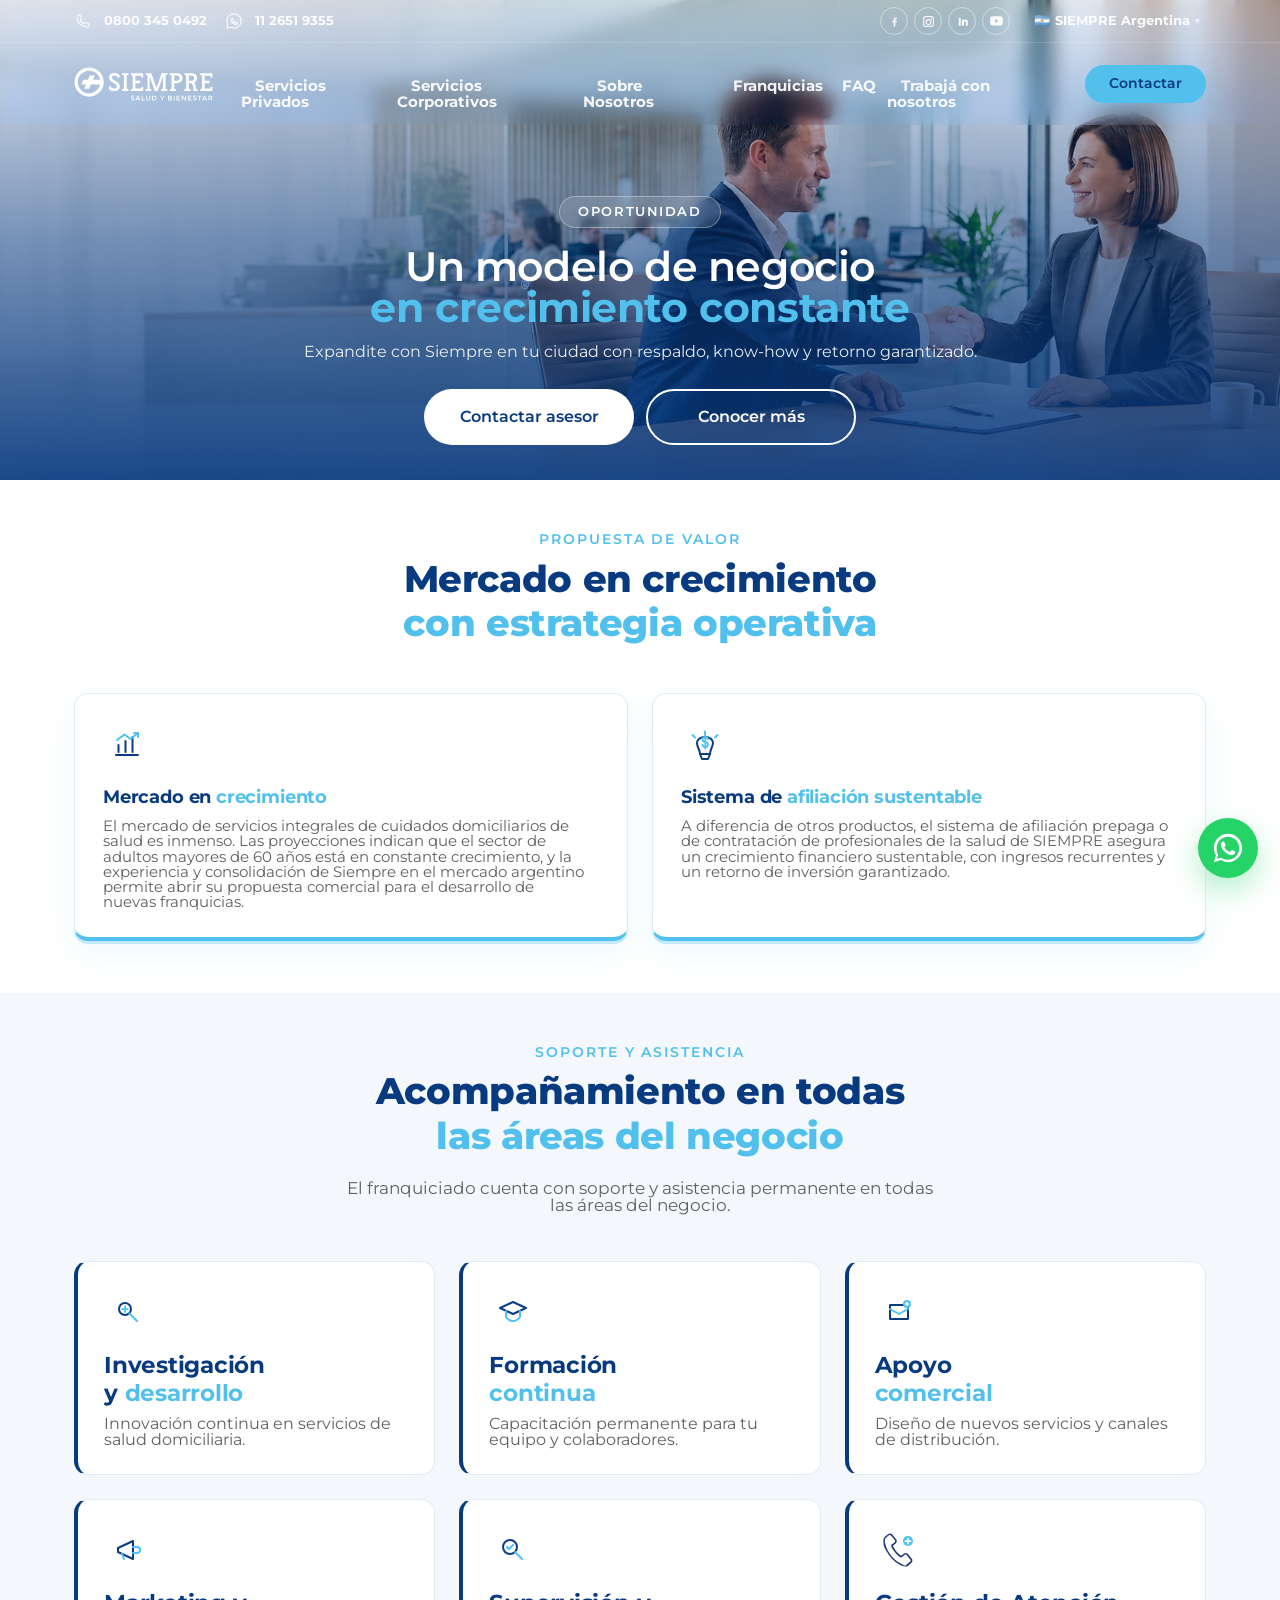
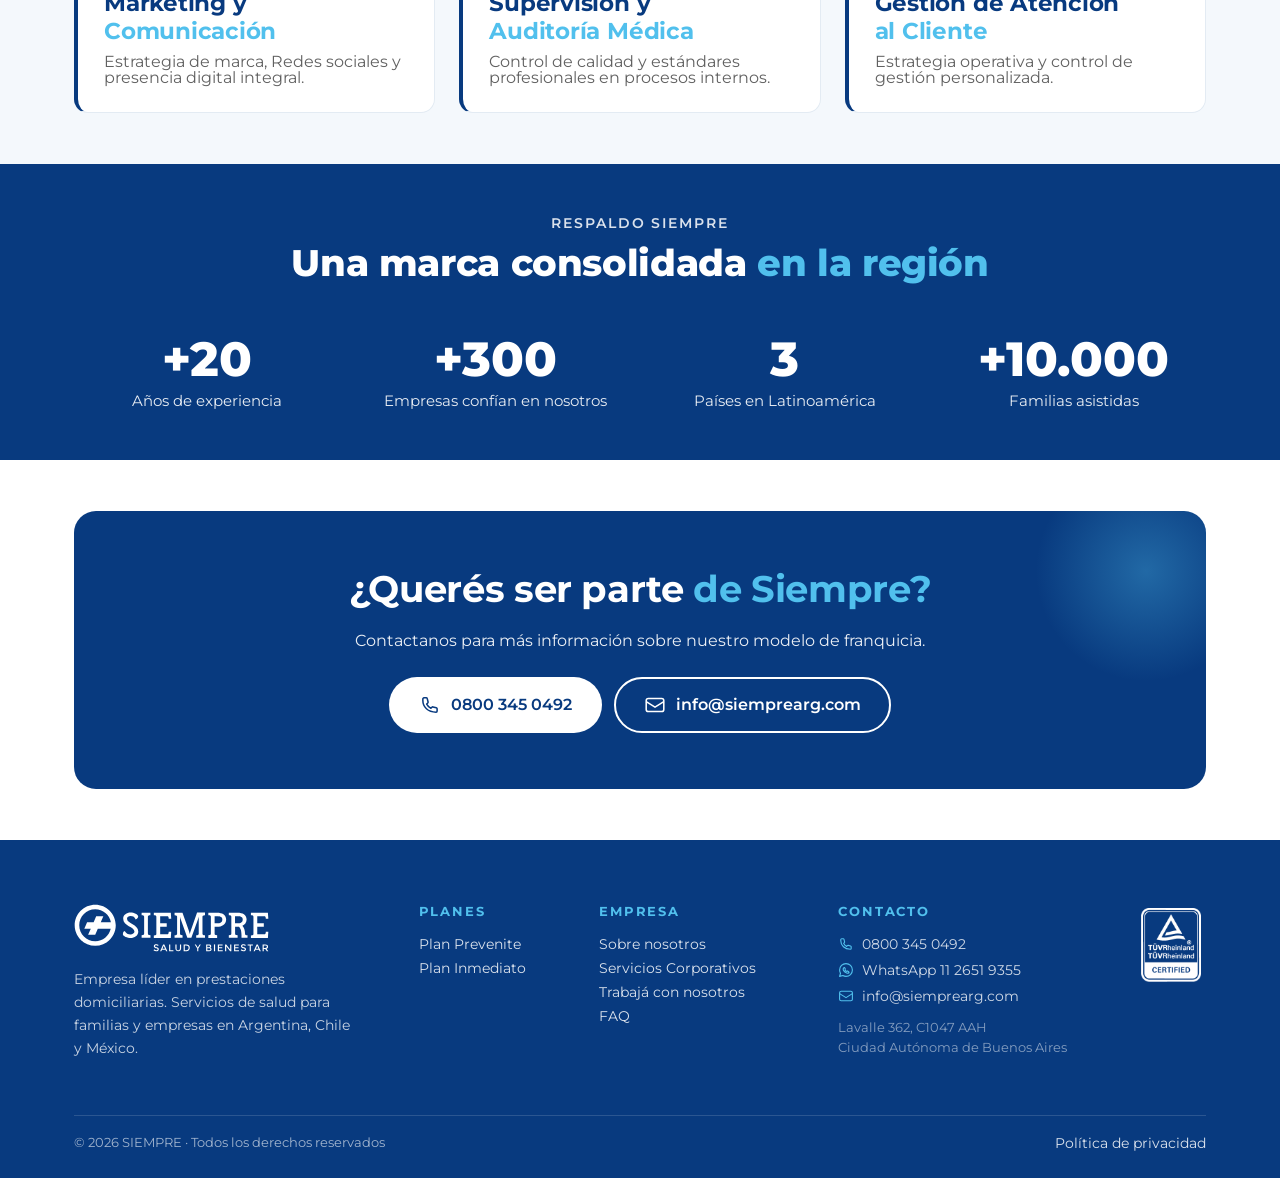
<file: franquicias.html>
<!DOCTYPE html>
<html lang="es">
<head>
<meta charset="UTF-8">
<meta name="viewport" content="width=device-width, initial-scale=1">
<title>Franquicias · SIEMPRE</title>
<meta name="description" content="Sé nuestro socio de negocio. El modelo de franquicia de SIEMPRE ofrece el Know How de una empresa consolidada con un proyecto altamente rentable.">
<meta property="og:title" content="Sé nuestro socio de negocio · SIEMPRE Franquicias">
<meta property="og:description" content="Modelo de franquicia con soporte y asistencia permanente en todas las áreas del negocio.">
<meta property="og:type" content="website">
<meta property="og:locale" content="es_AR">
<link rel="preconnect" href="https://fonts.googleapis.com">
<link rel="preconnect" href="https://fonts.gstatic.com" crossorigin>
<link href="https://fonts.googleapis.com/css2?family=Montserrat:wght@400;500;600;700;800&display=swap" rel="stylesheet">
<link rel="icon" type="image/svg+xml" href="assets/img/iso-siempre.svg">
<link rel="stylesheet" href="assets/css/styles.css">
</head>
<body>

<!-- ============ HEADER ============ -->
<header class="site-header" id="siteHeader">

  <!-- TOPBAR -->
  <div class="topbar"> 

    <div class="container">

      <div class="topbar-inner">

        <!-- LEFT -->
        <div class="topbar-left">

          <!-- TELEFONO -->
          <a href="tel:08003450492">

            <svg 
              class="topbar-icon" 
              viewBox="0 0 20 20" 
              fill="none"
            >
              <path 
                d="M3.5 4.5A1 1 0 014.5 3.5h2a1 1 0 011 .75l.75 3a1 1 0 01-.29.97L7 9.17c.9 1.74 2.09 2.93 3.83 3.83l.92-.96a1 1 0 01.97-.29l3 .75a1 1 0 01.75 1v2a1 1 0 01-1 1C8.16 16.5 3.5 11.84 3.5 6V4.5z"
                stroke="currentColor"
                stroke-width="1.4"
                stroke-linejoin="round"
              />
            </svg>

            <strong>0800 345 0492</strong>

          </a>

          <!-- WHATSAPP -->
          <a href="https://wa.me/541126519355">

            <svg 
              class="topbar-icon" 
              viewBox="0 0 20 20" 
              fill="none"
            >
              <path 
                d="M10 2C5.58 2 2 5.58 2 10c0 1.48.4 2.87 1.1 4.07L2 18l4.07-1.07A7.96 7.96 0 0010 18c4.42 0 8-3.58 8-8s-3.58-8-8-8zm3.9 11.1c-.16.45-.94.87-1.3.92-.33.05-.74.07-1.2-.08a10.8 10.8 0 01-1.08-.4C8.64 12.8 7.4 11.22 7.3 11.08c-.1-.14-.84-1.1-.84-2.1 0-1 .52-1.49.7-1.7.18-.2.4-.25.53-.25h.38c.12 0 .29-.04.45.34l.58 1.4c.05.12.08.26 0 .42l-.22.33c-.07.1-.15.22-.06.43.38.77.97 1.38 1.73 1.76.2.1.32.08.44-.05l.3-.38c.1-.14.23-.18.37-.12l1.4.65c.16.08.27.12.3.2.04.1.04.53-.12.98z"
                stroke="currentColor"
                stroke-width="1.4"
                stroke-linejoin="round"
              />
            </svg>

            <strong>11 2651 9355</strong>

          </a>

        </div>

        <!-- RIGHT -->
        <div class="topbar-right">

          <div aria-label="Redes sociales" class="topbar-socials">

            <!-- FACEBOOK -->
            <a 
              aria-label="Facebook"
              href="https://facebook.com/Siemprearg/"
              target="_blank"
              rel="noopener noreferrer"
            >
              <svg viewBox="0 0 24 24" fill="currentColor">
                <path d="M13.5 21v-7.5h2.53l.38-2.94H13.5V8.72c0-.85.24-1.43 1.46-1.43h1.56V4.66c-.27-.04-1.2-.12-2.27-.12-2.24 0-3.78 1.37-3.78 3.88v2.16H8v2.94h2.47V21h3.03z"></path>
              </svg>
            </a>

            <!-- INSTAGRAM -->
            <a 
              aria-label="Instagram"
              href="https://instagram.com/Siemprearg/"
              target="_blank"
              rel="noopener noreferrer"
            >
              <svg viewBox="0 0 24 24" fill="currentColor">
  <path d="M7 2h10a5 5 0 015 5v10a5 5 0 01-5 5H7a5 5 0 01-5-5V7a5 5 0 015-5zm0 2a3 3 0 00-3 3v10a3 3 0 003 3h10a3 3 0 003-3V7a3 3 0 00-3-3H7zm5 3.5A5.5 5.5 0 1112 18.5 5.5 5.5 0 0112 7.5zm0 2A3.5 3.5 0 1012 16.5 3.5 3.5 0 0012 9.5zm5.75-3.25a1.25 1.25 0 11-1.25 1.25 1.25 1.25 0 011.25-1.25z"/>
</svg>

            <!-- LINKEDIN -->
            <a 
              aria-label="LinkedIn"
              href="https://linkedin.com/company/siemprearg/posts/?feedView=all"
              target="_blank"
              rel="noopener noreferrer"
            >
              <svg viewBox="0 0 24 24" fill="currentColor">
                <path d="M6.94 5A1.94 1.94 0 115.06 6.94 1.94 1.94 0 016.94 5zM5.16 8.5h3.56V20H5.16zm5.7 0h3.4v1.58h.05a3.73 3.73 0 013.36-1.84c3.59 0 4.25 2.36 4.25 5.44V20h-3.54v-5.08c0-1.21-.02-2.77-1.68-2.77-1.69 0-1.95 1.32-1.95 2.68V20H10.86z"></path>
              </svg>
            </a>

            <!-- YOUTUBE -->
            <a 
              aria-label="YouTube"
              href="https://youtube.com/channel/UCaNuEZdiyHlzwMGWf43lOsw"
              target="_blank"
              rel="noopener noreferrer"
            >
              <svg viewBox="0 0 24 24" fill="currentColor">
                <path d="M23.5 6.2s-.2-1.7-.9-2.4c-.9-.9-1.9-.9-2.4-1C16.8 2.5 12 2.5 12 2.5s-4.8 0-8.2.3c-.5.1-1.5.1-2.4 1C.7 4.5.5 6.2.5 6.2S.3 8.2.3 10.1v1.8c0 1.9.2 3.9.2 3.9s.2 1.7.9 2.4c.9.9 2.1.9 2.6 1 1.9.2 8 .3 8 .3s4.8 0 8.2-.3c.5-.1 1.5-.1 2.4-1 .7-.7.9-2.4.9-2.4s.2-2 .2-3.9v-1.8c0-1.9-.2-3.9-.2-3.9zM9.7 14.8V7.2l6.5 3.8-6.5 3.8z"/>
              </svg>
            </a>

          </div>

          <div class="country-dropdown-wrap">
            <button class="country-dropdown-btn"><span class="flag">🇦🇷</span><strong> SIEMPRE Argentina </strong><span class="country-caret">▾</span></button>
            <div class="country-dropdown-menu">
              <a href="https://siemprearg.com" target="_blank" rel="noopener"><span>🇦🇷</span> SIEMPRE Argentina</a>
              <a href="https://siemprechile.cl" target="_blank" rel="noopener"><span>🇨🇱</span> SIEMPRE Chile</a>
              <a href="https://careu.mx" target="_blank" rel="noopener"><span>🇲🇽</span> CARE U México</a>
            </div>
          </div>

        </div>

      </div>

    </div>

  </div>


  <!--  NAV  -->
<div class="container">
<nav class="nav" id="mainNav">
<a aria-label="Inicio Siempre Argentina" class="nav-logo" href="index.html">
<img alt="SIEMPRE" class="logo-white" src="assets/img/logo-siempre-blanco.svg"/>
<img alt="SIEMPRE" class="logo-blue" src="assets/img/logo-siempre-azul.svg"/>
</a>
<button aria-label="Abrir menú" class="nav-toggle" onclick="document.getElementById('mainNav').classList.toggle('open')">
<span></span><span></span><span></span>
</button>
<ul class="nav-links">
<li class="nav-dropdown">
<a aria-haspopup="true" href="#"><strong>Servicios Privados</strong></a>
<ul class="nav-dropdown-menu">
<li><a href="plan-prevenite.html">Plan Prevenite</a></li>
<li><a href="plan-inmediato.html">Plan Inmediato</a></li>
</ul>
</li>
<li>
<a aria-haspopup="true" href="empresas.html"><strong>Servicios Corporativos</strong></a>
</li>
<li><a href="sobre-nosotros.html"><strong>Sobre Nosotros</strong></a></li>
<li><a href="franquicias.html"><strong>Franquicias</strong></a></li>
<li><a href="faq.html"><strong>FAQ</strong></a></li>
<li><a href="trabaja-con-nosotros.html"><strong>Trabajá con nosotros</strong></a></li>
</ul>
<div class="nav-cta">
<a class="btn btn-secondary" href="contacto.html">Contactar</a>
</div>
</nav>
</div>
</header>

<!-- ============ PAGE HERO ============ -->
<section class="page-hero" style="background-image:url('assets/img/banners/banner-profesionales.png')">
  <div class="container">
    <div class="page-hero-inner">
      <span class="hero-eyebrow">Oportunidad</span>
      <h1>Un modelo de negocio <br><strong>en crecimiento constante</strong></h1>
      <p class="lead">Expandite con Siempre en tu ciudad con respaldo, know-how y retorno garantizado.</p>
      <div class="hero-ctas">
        <a href="https://wa.me/541126519355" class="btn btn-primary btn-lg" style="background:#fff;color:var(--c-primary)">Contactar asesor</a>
        <a href="#mercado" class="btn btn-ghost-light btn-lg">Conocer más</a>
      </div>
    </div>
  </div>
</section>
<!-- ============ MODELO DE NEGOCIO ============ -->
<section id="mercado">
  <div class="container">
    <div class="section-header">
      <span class="eyebrow">Propuesta de valor</span>
      <h2>Mercado en crecimiento <br><span style="color:var(--c-secondary)">con estrategia operativa</span></h2>
    </div>

    <div class="grid grid-2">

      <div class="card">
        <div class="card-icon">
          <img 
            src="assets/icons/mercado_en_crecimiento.svg" 
            alt="Mercado en crecimiento"
          >
        </div>
        <h3>Mercado en <span class="inmediato-highlight">crecimiento</span></h3>
        <p>El mercado de servicios integrales de cuidados domiciliarios de salud es inmenso. Las proyecciones indican que el sector de adultos mayores de 60 años está en constante crecimiento, y la experiencia y consolidación de Siempre en el mercado argentino permite abrir su propuesta comercial para el desarrollo de nuevas franquicias.</p>
      </div>

      <div class="card">
        <div class="card-icon">
          <img 
            src="assets/icons/sistema_afiliacion_sustentable.svg" 
            alt="Sistema de afiliación sustentable"
          >
        </div>
        <h3>Sistema de <span class="inmediato-highlight">afiliación sustentable</span></h3>
        <p>A diferencia de otros productos, el sistema de afiliación prepaga o de contratación de profesionales de la salud de SIEMPRE asegura un crecimiento financiero sustentable, con ingresos recurrentes y un retorno de inversión garantizado.</p>
      </div>

    </div>
  </div>
</section>

<!-- ============ SOPORTE Y ASISTENCIA ============ -->
<section class="section-soft">
  <div class="container">

    <div class="section-header">
      <span class="eyebrow">Soporte y asistencia</span>

      <h2>
        Acompañamiento en todas <br><span style="color:var(--c-secondary)">las áreas del negocio</span>
      </h2>

      <p>
        El franquiciado cuenta con soporte y asistencia permanente
        en todas <br>las áreas del negocio.
      </p>
    </div>

    <div class="grid grid-3">

      <div class="card-feature">
        <div class="card-icon">
          <img 
            src="assets/icons/investigacion_desarrollo.svg" 
            alt="Investigación y desarrollo"
          >
        </div>

        <h3>Investigación y <span style="color:var(--c-secondary)">desarrollo</span></h3>

        <p>
          Innovación continua en servicios de salud domiciliaria.
        </p>
      </div>

      <div class="card-feature">
        <div class="card-icon">
          <img 
            src="assets/icons/formacion_continua.svg" 
            alt="Formación continua"
          >
        </div>

        <h3>Formación <br><span style="color:var(--c-secondary)">continua</span></h3>

        <p>
          Capacitación permanente para tu equipo y colaboradores.
        </p>
      </div>

      <div class="card-feature">
        <div class="card-icon">
          <img 
            src="assets/icons/apoyo_comercial.svg" 
            alt="Apoyo comercial"
          >
        </div>

        <h3>Apoyo <br><span style="color:var(--c-secondary)">comercial</span></h3>

        <p>
          Diseño de nuevos servicios y canales de distribución.
        </p>
      </div>

      <div class="card-feature">
        <div class="card-icon">
          <img 
            src="assets/icons/marketing_comunicacion.svg" 
            alt="Marketing y Comunicación"
          >
        </div>

        <h3>Marketing y <span style="color:var(--c-secondary)">Comunicación</span></h3>

        <p>
          Estrategia de marca, Redes sociales y presencia digital integral.
        </p>
      </div>

      <div class="card-feature">
        <div class="card-icon">
          <img 
            src="assets/icons/supervision_auditoria.svg" 
            alt="Supervisión y Auditoría Médica"
          >
        </div>

        <h3>
          Supervisión y <br>
          <span style="color:var(--c-secondary)">Auditoría Médica</span>
        </h3>

        <p>
          Control de calidad y estándares profesionales en procesos internos.
        </p>
      </div>

      <div class="card-feature">
        <div class="card-icon">
          <img 
            src="assets/icons/gestion_atencion_cliente.svg" 
            alt="Gestión de Atención al Cliente"
          >
        </div>

        <h3>
          Gestión de Atención <br>
          <span style="color:var(--c-secondary)">al Cliente</span>
        </h3>

        <p>
          Estrategia operativa y control de gestión personalizada.
        </p>
      </div>

    </div>
  </div>
</section>

<!-- ============ STATS ============ -->
<section class="section-primary">
  <div class="container">
    <div class="section-header section-header-light">
      <span class="eyebrow">Respaldo SIEMPRE</span>
      <h2>Una marca consolidada <span style="color:var(--c-secondary)">en la región</span></h2>
    </div>
    <div class="stats-grid">
      <div class="stat">
        <div class="stat-num">+20</div>
        <div class="stat-label">Años de experiencia</div>
      </div>
      <div class="stat">
        <div class="stat-num">+300</div>
        <div class="stat-label">Empresas confían en nosotros</div>
      </div>
      <div class="stat">
        <div class="stat-num">3</div>
        <div class="stat-label">Países en Latinoamérica</div>
      </div>
      <div class="stat">
        <div class="stat-num">+10.000</div>
        <div class="stat-label">Familias asistidas</div>
      </div>
    </div>
  </div>
</section>

<!-- ============ CTA FINAL ============ -->
<section>

  <div class="container">

    <div class="cta-band">

      <h2>
        ¿Querés ser parte 
        <span style="color:var(--c-secondary)">
          de Siempre?
        </span>
      </h2>

      <p>
        Contactanos para más información sobre nuestro modelo de franquicia.
      </p>

      <div class="hero-ctas" style="justify-content:center">

    

        <!-- TELEFONO -->
        <a 
          href="tel:08003450492" 
          class="btn btn-primary btn-lg"
        >

          <svg 
            class="btn-icon"
            viewBox="0 0 20 20"
            fill="none"
          >
            <path 
              d="M3.5 4.5A1 1 0 014.5 3.5h2a1 1 0 011 .75l.75 3a1 1 0 01-.29.97L7 9.17c.9 1.74 2.09 2.93 3.83 3.83l.92-.96a1 1 0 01.97-.29l3 .75a1 1 0 01.75 1v2a1 1 0 01-1 1C8.16 16.5 3.5 11.84 3.5 6V4.5z"
              stroke="currentColor"
              stroke-width="1.4"
              stroke-linejoin="round"
            />
          </svg>

          <span>0800 345 0492</span>

        </a>

        <!-- EMAIL -->
        <a 
          href="mailto:info@siemprearg.com" 
          class="btn btn-secondary btn-lg"
        >

          <svg 
            class="btn-icon"
            viewBox="0 0 20 20"
            fill="none"
          >
            <rect 
              x="2" 
              y="4" 
              width="16" 
              height="12" 
              rx="2"
              stroke="currentColor"
              stroke-width="1.4"
            />

            <path 
              d="M2 7l8 5 8-5"
              stroke="currentColor"
              stroke-width="1.4"
              stroke-linejoin="round"
            />
          </svg>

          <span>info@siemprearg.com</span>

        </a>

      </div>

    </div>

  </div>

</section>

<!-- ============ FOOTER ============ -->
<footer class="site-footer">
  <div class="container">

    <div class="footer-grid">

      <!-- MARCA -->
      <div class="footer-brand-col">

        <img
          src="assets/img/logo-siempre-blanco.svg"
          alt="SIEMPRE"
          class="footer-logo"
        >

        <p>
          Empresa líder en prestaciones domiciliarias.
          Servicios de salud para familias y empresas en
          Argentina, Chile y México.
        </p>

        <div class="footer-socials-mobile">

          <a
            aria-label="Facebook"
            href="https://facebook.com/Siemprearg/"
            target="_blank"
            rel="noopener noreferrer"
          >
            <svg viewBox="0 0 24 24" fill="currentColor">
              <path d="M13.5 21v-7.5h2.53l.38-2.94H13.5V8.72c0-.85.24-1.43 1.46-1.43h1.56V4.66c-.27-.04-1.2-.12-2.27-.12-2.24 0-3.78 1.37-3.78 3.88v2.16H8v2.94h2.47V21h3.03z"></path>
            </svg>
          </a>

          <a
            aria-label="Instagram"
            href="https://instagram.com/Siemprearg/"
            target="_blank"
            rel="noopener noreferrer"
          >
            <svg viewBox="0 0 24 24" fill="currentColor">
              <path d="M7 2h10a5 5 0 015 5v10a5 5 0 01-5 5H7a5 5 0 01-5-5V7a5 5 0 015-5zm0 2a3 3 0 00-3 3v10a3 3 0 003 3h10a3 3 0 003-3V7a3 3 0 00-3-3H7zm5 3.5A5.5 5.5 0 1112 18.5 5.5 5.5 0 0112 7.5zm0 2A3.5 3.5 0 1012 16.5 3.5 3.5 0 0012 9.5zm5.75-3.25a1.25 1.25 0 11-1.25 1.25 1.25 1.25 0 011.25-1.25z"></path>
            </svg>
          </a>

          <a
            aria-label="LinkedIn"
            href="https://linkedin.com/company/siemprearg/posts/?feedView=all"
            target="_blank"
            rel="noopener noreferrer"
          >
            <svg viewBox="0 0 24 24" fill="currentColor">
              <path d="M6.94 5A1.94 1.94 0 115.06 6.94 1.94 1.94 0 016.94 5zM5.16 8.5h3.56V20H5.16zm5.7 0h3.4v1.58h.05a3.73 3.73 0 013.36-1.84c3.59 0 4.25 2.36 4.25 5.44V20h-3.54v-5.08c0-1.21-.02-2.77-1.68-2.77-1.69 0-1.95 1.32-1.95 2.68V20H10.86z"></path>
            </svg>
          </a>

          <a
            aria-label="YouTube"
            href="https://youtube.com/channel/UCaNuEZdiyHlzwMGWf43lOsw"
            target="_blank"
            rel="noopener noreferrer"
          >
            <svg viewBox="0 0 24 24" fill="currentColor">
              <path d="M23.5 6.2s-.2-1.7-.9-2.4c-.9-.9-1.9-.9-2.4-1C16.8 2.5 12 2.5 12 2.5s-4.8 0-8.2.3c-.5.1-1.5.1-2.4 1C.7 4.5.5 6.2.5 6.2S.3 8.2.3 10.1v1.8c0 1.9.2 3.9.2 3.9s.2 1.7.9 2.4c.9.9 2.1.9 2.6 1 1.9.2 8 .3 8 .3s4.8 0 8.2-.3c.5-.1 1.5-.1 2.4-1 .7-.7.9-2.4.9-2.4s.2-2 .2-3.9v-1.8c0-1.9-.2-3.9-.2-3.9zM9.7 14.8V7.2l6.5 3.8-6.5 3.8z"></path>
            </svg>
          </a>

        </div>
      </div>

      <!-- PLANES -->
      <div>
        <h4 class="footer-heading-accent">Planes</h4>

        <ul>
          <li><a href="plan-prevenite.html">Plan Prevenite</a></li>
          <li><a href="plan-inmediato.html">Plan Inmediato</a></li>
        </ul>

        <!-- ISO SOLO MOBILE -->
        <div class="footer-iso-mobile">
          <img
            src="assets/img/logos/certificacion-ISO.png"
            alt="Certificación ISO"
            class="footer-iso"
          >
        </div>
      </div>

      <!-- EMPRESA -->
      <div>
        <h4 class="footer-heading-accent">Empresa</h4>

        <ul>
          <li><a href="sobre-nosotros.html">Sobre nosotros</a></li>
          <li><a href="empresas.html">Servicios Corporativos</a></li>
          <li><a href="trabaja-con-nosotros.html">Trabajá con nosotros</a></li>
          <li><a href="faq.html">FAQ</a></li>
        </ul>
      </div>

      <!-- CONTACTO -->
      <div>
        <h4 class="footer-heading-accent">Contacto</h4>

        <ul class="footer-contact-list">

          <li>
            <a href="tel:08003450492">
              <svg class="footer-icon" viewBox="0 0 20 20" fill="none">
                <path
                  d="M3.5 4.5A1 1 0 014.5 3.5h2a1 1 0 011 .75l.75 3a1 1 0 01-.29.97L7 9.17c.9 1.74 2.09 2.93 3.83 3.83l.92-.96a1 1 0 01.97-.29l3 .75a1 1 0 01.75 1v2a1 1 0 01-1 1C8.16 16.5 3.5 11.84 3.5 6V4.5z"
                  stroke="var(--c-secondary)"
                  stroke-width="1.4"
                  stroke-linejoin="round"
                ></path>
              </svg>
              0800 345 0492
            </a>
          </li>

          <li>
            <a
              href="https://wa.me/541126519355"
              target="_blank"
              rel="noopener"
            >
              <svg class="footer-icon" viewBox="0 0 20 20" fill="none">
                <path
                  d="M10 2C5.58 2 2 5.58 2 10c0 1.48.4 2.87 1.1 4.07L2 18l4.07-1.07A7.96 7.96 0 0010 18c4.42 0 8-3.58 8-8s-3.58-8-8-8zm3.9 11.1c-.16.45-.94.87-1.3.92-.33.05-.74.07-1.2-.08a10.8 10.8 0 01-1.08-.4C8.64 12.8 7.4 11.22 7.3 11.08c-.1-.14-.84-1.1-.84-2.1 0-1 .52-1.49.7-1.7.18-.2.4-.25.53-.25h.38c.12 0 .29-.04.45.34l.58 1.4c.05.12.08.26 0 .42l-.22.33c-.07.1-.15.22-.06.43.38.77.97 1.38 1.73 1.76.2.1.32.08.44-.05l.3-.38c.1-.14.23-.18.37-.12l1.4.65c.16.08.27.12.3.2.04.1.04.53-.12.98z"
                  stroke="var(--c-secondary)"
                  stroke-width="1.4"
                  stroke-linejoin="round"
                ></path>
              </svg>
              WhatsApp 11&nbsp;2651&nbsp;9355
            </a>
          </li>

          <li>
            <a href="mailto:info@siemprearg.com">
              <svg class="footer-icon" viewBox="0 0 20 20" fill="none">
                <rect
                  x="2"
                  y="4"
                  width="16"
                  height="12"
                  rx="2"
                  stroke="var(--c-secondary)"
                  stroke-width="1.4"
                ></rect>
                <path
                  d="M2 7l8 5 8-5"
                  stroke="var(--c-secondary)"
                  stroke-width="1.4"
                  stroke-linejoin="round"
                ></path>
              </svg>
              info@siemprearg.com
            </a>
          </li>

        </ul>

        <p class="footer-address">
          Lavalle 362, C1047 AAH<br>
          Ciudad Autónoma de Buenos Aires
        </p>
      </div>

      <!-- ISO SOLO DESKTOP -->
      <div class="footer-iso-desktop">
        <img
          src="assets/img/logos/certificacion-ISO.png"
          alt="Certificación ISO"
          class="footer-iso"
        >
      </div>

    </div>

    <!-- PARTE INFERIOR -->
    <div class="footer-bottom">
      <div>© 2026 SIEMPRE · Todos los derechos reservados</div>

      <div>
        <a href="politica-de-privacidad.html">
          Política de privacidad
        </a>
      </div>
    </div>

  </div>
</footer>

<script>
(function(){
  var h = document.getElementById('siteHeader');
  if(!h) return;
  function onScroll(){
    if(window.scrollY > 40) h.classList.add('is-scrolled');
    else h.classList.remove('is-scrolled');
  }
  window.addEventListener('scroll', onScroll, {passive:true});
  onScroll();
})();
</script>

<!-- ============ FLOATING CTAs ============ -->
<a href="https://wa.me/541126519355" class="float-whatsapp" aria-label="Contactar por WhatsApp" target="_blank" rel="noopener"><svg viewBox="0 0 32 32" aria-hidden="true" focusable="false"><path d="M16 2.667C8.636 2.667 2.667 8.636 2.667 16c0 2.547.722 4.92 1.969 6.946L2.667 29.333l6.59-1.948A13.276 13.276 0 0 0 16 29.333c7.364 0 13.333-5.969 13.333-13.333S23.364 2.667 16 2.667zm0 24.346c-2.139 0-4.205-.582-5.999-1.687l-.43-.255-3.911 1.156 1.169-3.808-.282-.443A10.66 10.66 0 0 1 5.333 16c0-5.882 4.785-10.667 10.667-10.667S26.667 10.118 26.667 16 21.882 27.013 16 27.013zm6.157-7.99c-.337-.169-1.991-.982-2.299-1.094-.308-.113-.532-.169-.756.169-.224.337-.866 1.094-1.062 1.318-.196.224-.392.252-.728.084-.337-.169-1.422-.524-2.708-1.671-1.001-.892-1.676-1.992-1.872-2.329-.196-.337-.021-.519.148-.687.151-.151.337-.392.505-.589.169-.196.224-.337.337-.561.113-.224.056-.421-.028-.589-.084-.169-.756-1.823-1.036-2.497-.273-.655-.55-.566-.756-.577l-.644-.012c-.224 0-.589.084-.897.421-.308.337-1.176 1.149-1.176 2.803 0 1.654 1.204 3.252 1.371 3.476.169.224 2.371 3.621 5.745 5.077.803.347 1.43.554 1.918.708.806.256 1.539.22 2.119.134.646-.097 1.991-.813 2.272-1.598.281-.785.281-1.458.196-1.598-.084-.141-.308-.224-.645-.392z" fill="currentColor"/></svg></a>

<script src="assets/js/main.js"></script>

</body>
</html>
</file>
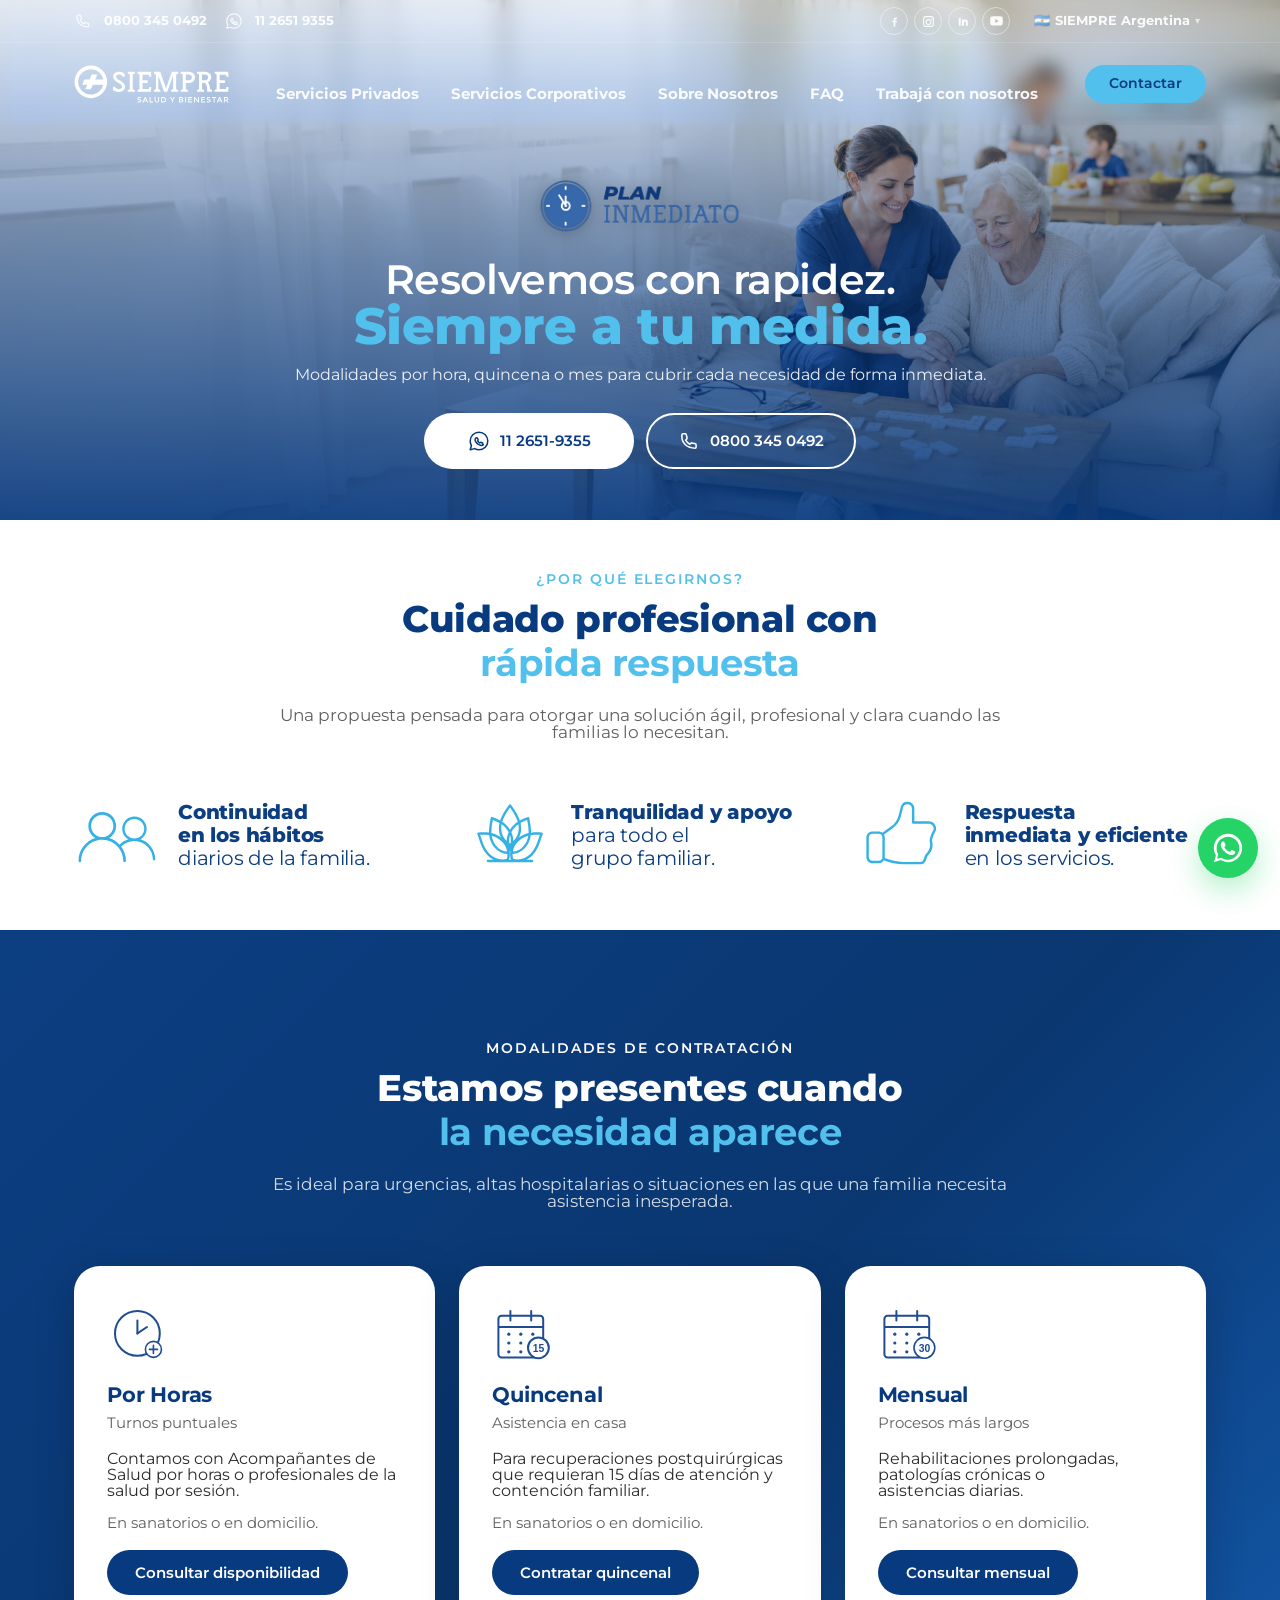
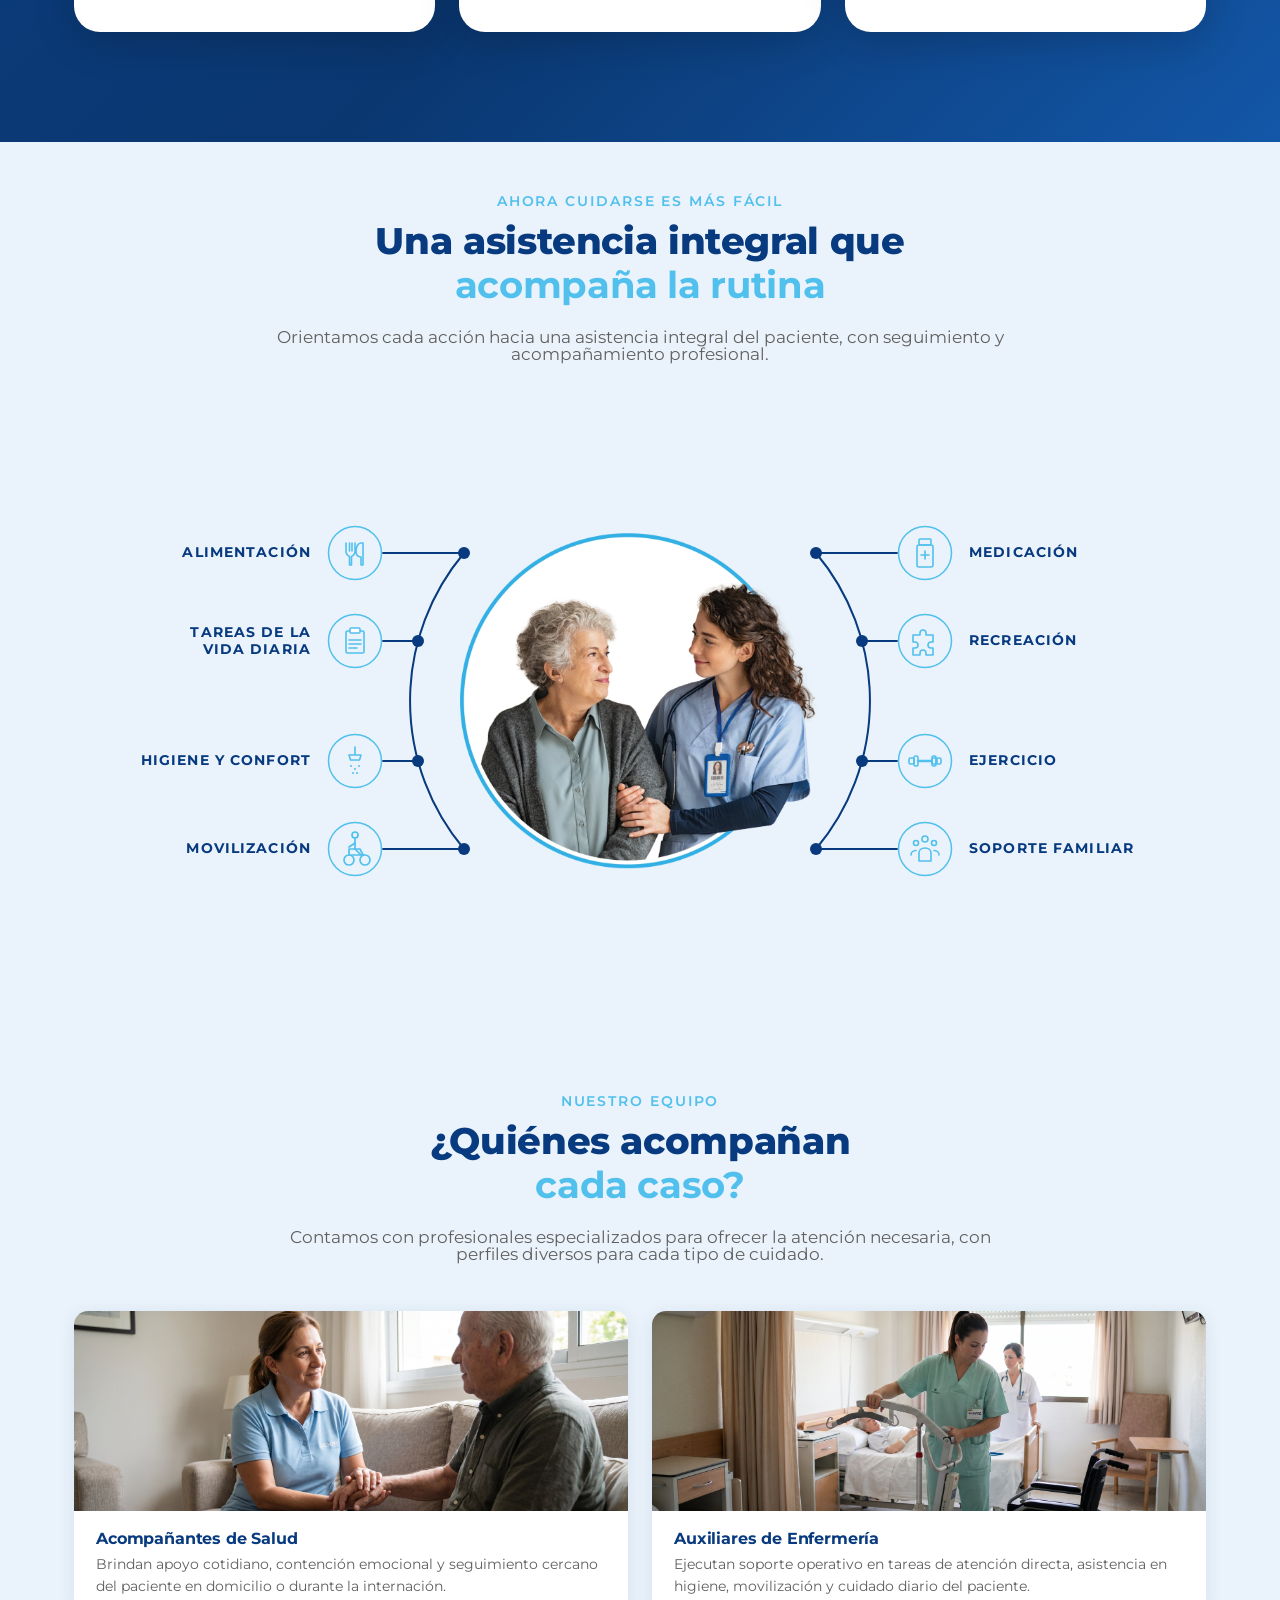
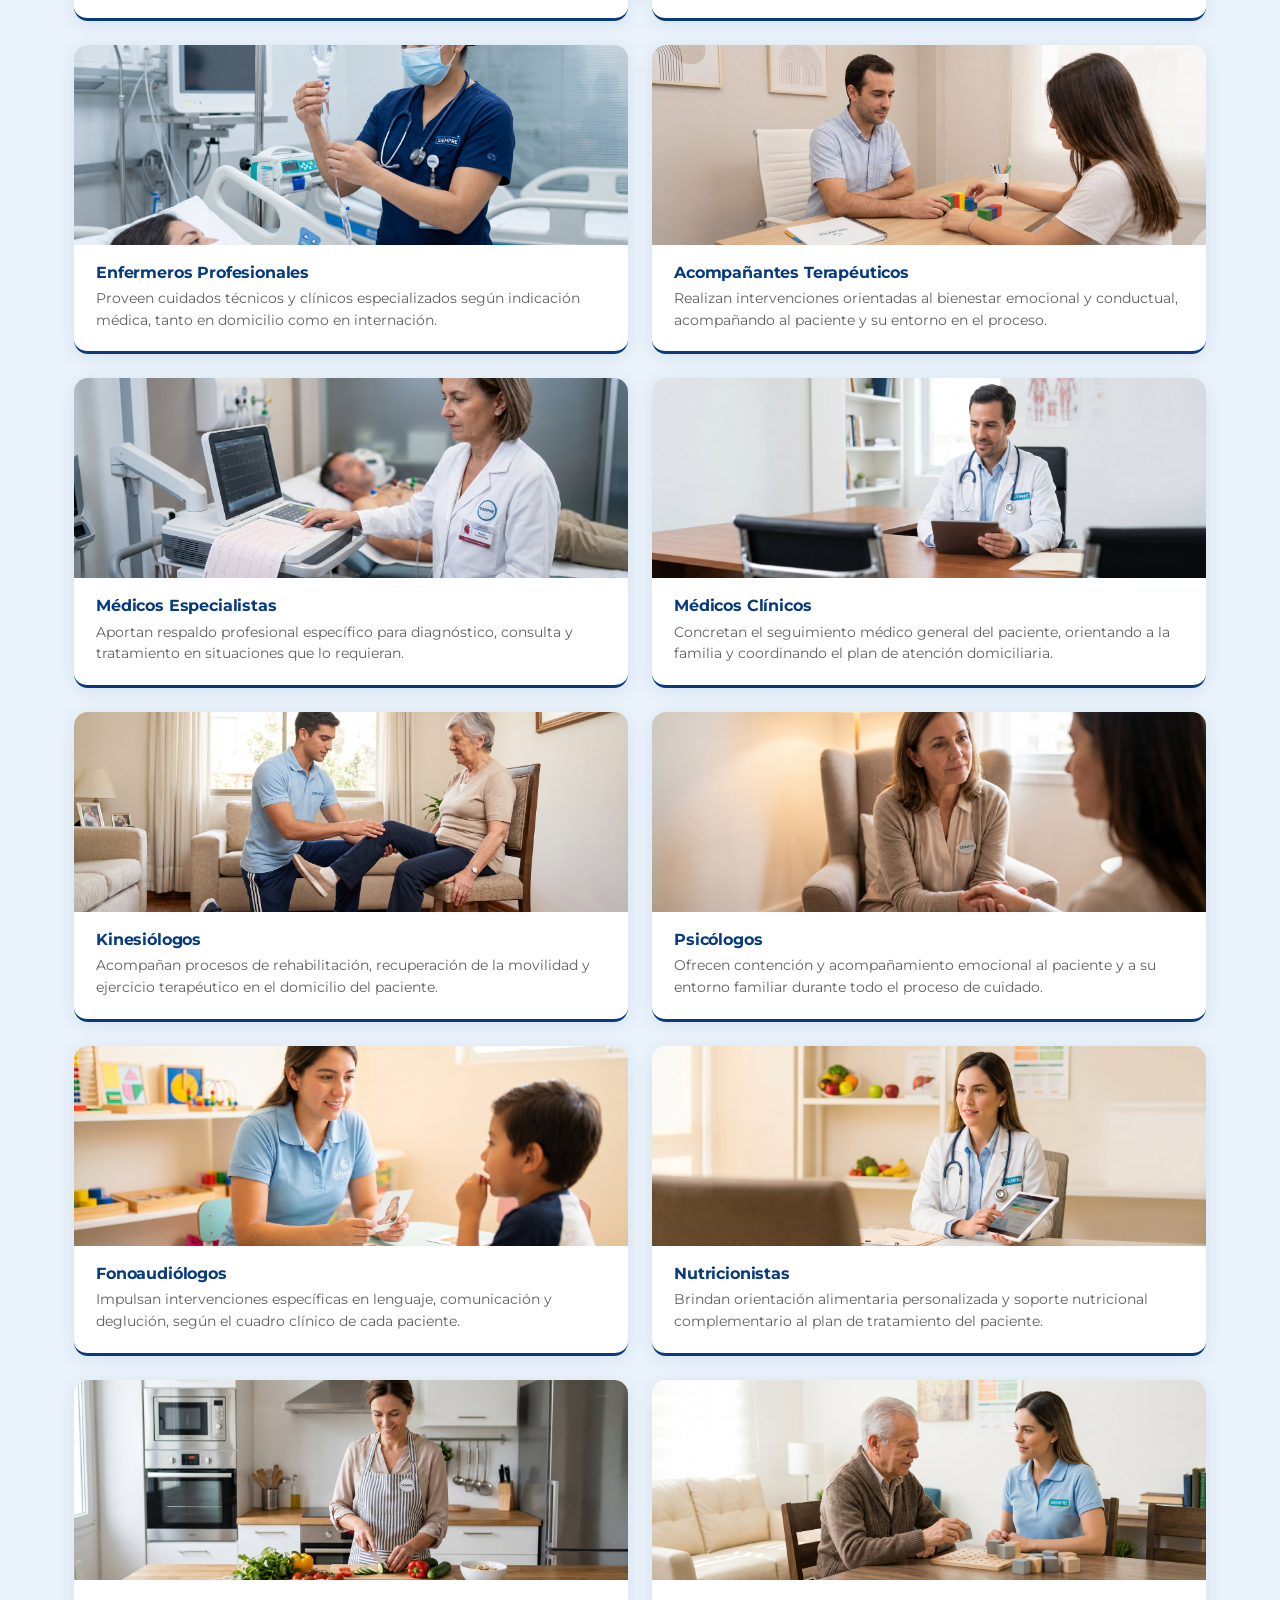
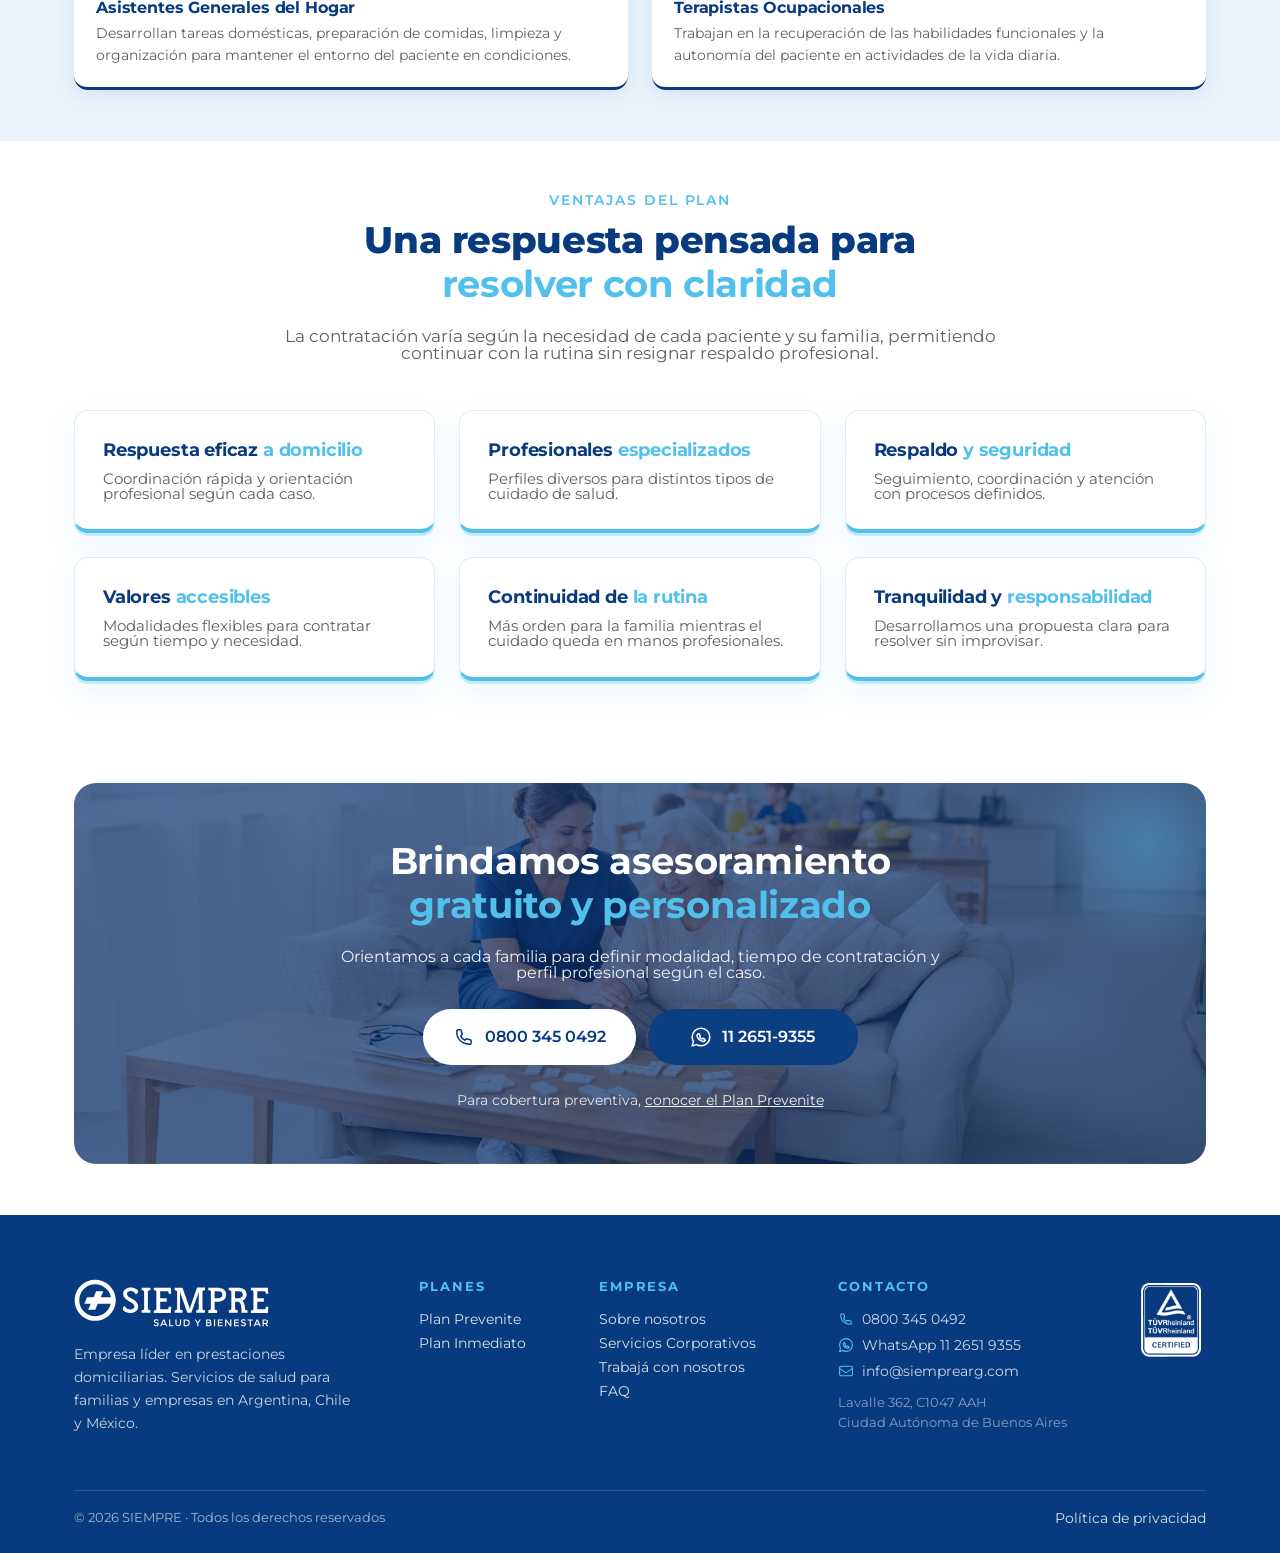
<file: plan-inmediato.html>
<!DOCTYPE html>

<html lang="es">
<head>
<meta charset="utf-8"/>
<meta content="width=device-width, initial-scale=1" name="viewport"/>
<title>Plan Inmediato | SIEMPRE Argentina</title>

<meta name="description"
content="Conocé el Plan Inmediato de SIEMPRE Argentina y accedé a servicios de atención médica domiciliaria de forma rápida y segura.">

<meta content="Empresa líder en prestaciones domiciliarias. Acompañantes de salud, enfermería, kinesiología e hospitalización domiciliaria para familias y empresas. 0800 345 0492." name="description"/>
<meta content="SIEMPRE · Cuidamos lo que más importa" property="og:title"/>
<meta content="Servicios de salud y acompañamiento profesional en domicilio. Planes Inmediato y Prevenite." property="og:description"/>
<meta content="website" property="og:type"/>
<meta content="es_AR" property="og:locale"/>
<link href="https://fonts.googleapis.com" rel="preconnect"/>
<link crossorigin="" href="https://fonts.gstatic.com" rel="preconnect"/>
<link href="https://fonts.googleapis.com/css2?family=Montserrat:wght@300;400;500;600;700;800&amp;display=swap" rel="stylesheet"/>
<link href="assets/img/iso-siempre.svg" rel="icon" type="image/svg+xml"/>
<link href="assets/css/styles.css" rel="stylesheet"/>
</head>
<body class="home-page">
  
<!-- ============ HEADER ============ -->
<header class="site-header" id="siteHeader">

  <!-- TOPBAR -->
  <div class="topbar"> 

    <div class="container">

      <div class="topbar-inner">

        <!-- LEFT -->
        <div class="topbar-left">

          <!-- TELEFONO -->
          <a href="tel:08003450492">

            <svg 
              class="topbar-icon" 
              viewBox="0 0 20 20" 
              fill="none"
            >
              <path 
                d="M3.5 4.5A1 1 0 014.5 3.5h2a1 1 0 011 .75l.75 3a1 1 0 01-.29.97L7 9.17c.9 1.74 2.09 2.93 3.83 3.83l.92-.96a1 1 0 01.97-.29l3 .75a1 1 0 01.75 1v2a1 1 0 01-1 1C8.16 16.5 3.5 11.84 3.5 6V4.5z"
                stroke="currentColor"
                stroke-width="1.4"
                stroke-linejoin="round"
              />
            </svg>

            <strong>0800 345 0492</strong>

          </a>

          <!-- WHATSAPP -->
          <a href="https://wa.me/541126519355">

            <svg 
              class="topbar-icon" 
              viewBox="0 0 20 20" 
              fill="none"
            >
              <path 
                d="M10 2C5.58 2 2 5.58 2 10c0 1.48.4 2.87 1.1 4.07L2 18l4.07-1.07A7.96 7.96 0 0010 18c4.42 0 8-3.58 8-8s-3.58-8-8-8zm3.9 11.1c-.16.45-.94.87-1.3.92-.33.05-.74.07-1.2-.08a10.8 10.8 0 01-1.08-.4C8.64 12.8 7.4 11.22 7.3 11.08c-.1-.14-.84-1.1-.84-2.1 0-1 .52-1.49.7-1.7.18-.2.4-.25.53-.25h.38c.12 0 .29-.04.45.34l.58 1.4c.05.12.08.26 0 .42l-.22.33c-.07.1-.15.22-.06.43.38.77.97 1.38 1.73 1.76.2.1.32.08.44-.05l.3-.38c.1-.14.23-.18.37-.12l1.4.65c.16.08.27.12.3.2.04.1.04.53-.12.98z"
                stroke="currentColor"
                stroke-width="1.4"
                stroke-linejoin="round"
              />
            </svg>

            <strong>11 2651 9355</strong>

          </a>

        </div>

        <!-- RIGHT -->
        <div class="topbar-right">

          <div aria-label="Redes sociales" class="topbar-socials">

            <!-- FACEBOOK -->
            <a 
              aria-label="Facebook"
              href="https://facebook.com/Siemprearg/"
              target="_blank"
              rel="noopener noreferrer"
            >
              <svg viewBox="0 0 24 24" fill="currentColor">
                <path d="M13.5 21v-7.5h2.53l.38-2.94H13.5V8.72c0-.85.24-1.43 1.46-1.43h1.56V4.66c-.27-.04-1.2-.12-2.27-.12-2.24 0-3.78 1.37-3.78 3.88v2.16H8v2.94h2.47V21h3.03z"></path>
              </svg>
            </a>

            <!-- INSTAGRAM -->
            <a 
              aria-label="Instagram"
              href="https://instagram.com/Siemprearg/"
              target="_blank"
              rel="noopener noreferrer"
            >
              <svg viewBox="0 0 24 24" fill="currentColor">
  <path d="M7 2h10a5 5 0 015 5v10a5 5 0 01-5 5H7a5 5 0 01-5-5V7a5 5 0 015-5zm0 2a3 3 0 00-3 3v10a3 3 0 003 3h10a3 3 0 003-3V7a3 3 0 00-3-3H7zm5 3.5A5.5 5.5 0 1112 18.5 5.5 5.5 0 0112 7.5zm0 2A3.5 3.5 0 1012 16.5 3.5 3.5 0 0012 9.5zm5.75-3.25a1.25 1.25 0 11-1.25 1.25 1.25 1.25 0 011.25-1.25z"/>
</svg>

            <!-- LINKEDIN -->
            <a 
              aria-label="LinkedIn"
              href="https://linkedin.com/company/siemprearg/posts/?feedView=all"
              target="_blank"
              rel="noopener noreferrer"
            >
              <svg viewBox="0 0 24 24" fill="currentColor">
                <path d="M6.94 5A1.94 1.94 0 115.06 6.94 1.94 1.94 0 016.94 5zM5.16 8.5h3.56V20H5.16zm5.7 0h3.4v1.58h.05a3.73 3.73 0 013.36-1.84c3.59 0 4.25 2.36 4.25 5.44V20h-3.54v-5.08c0-1.21-.02-2.77-1.68-2.77-1.69 0-1.95 1.32-1.95 2.68V20H10.86z"></path>
              </svg>
            </a>

            <!-- YOUTUBE -->
            <a 
              aria-label="YouTube"
              href="https://youtube.com/channel/UCaNuEZdiyHlzwMGWf43lOsw"
              target="_blank"
              rel="noopener noreferrer"
            >
              <svg viewBox="0 0 24 24" fill="currentColor">
                <path d="M23.5 6.2s-.2-1.7-.9-2.4c-.9-.9-1.9-.9-2.4-1C16.8 2.5 12 2.5 12 2.5s-4.8 0-8.2.3c-.5.1-1.5.1-2.4 1C.7 4.5.5 6.2.5 6.2S.3 8.2.3 10.1v1.8c0 1.9.2 3.9.2 3.9s.2 1.7.9 2.4c.9.9 2.1.9 2.6 1 1.9.2 8 .3 8 .3s4.8 0 8.2-.3c.5-.1 1.5-.1 2.4-1 .7-.7.9-2.4.9-2.4s.2-2 .2-3.9v-1.8c0-1.9-.2-3.9-.2-3.9zM9.7 14.8V7.2l6.5 3.8-6.5 3.8z"/>
              </svg>
            </a>

          </div>

          <div class="country-dropdown-wrap">
            <button class="country-dropdown-btn"><span class="flag">🇦🇷</span><strong> SIEMPRE Argentina </strong><span class="country-caret">▾</span></button>
            <div class="country-dropdown-menu">
              <a href="https://siemprearg.com" target="_blank" rel="noopener"><span>🇦🇷</span> SIEMPRE Argentina</a>
              <a href="https://siemprechile.cl" target="_blank" rel="noopener"><span>🇨🇱</span> SIEMPRE Chile</a>
              <a href="https://careu.mx" target="_blank" rel="noopener"><span>🇲🇽</span> CARE U México</a>
            </div>
          </div>

        </div>

      </div>

    </div>

  </div>

  <!-- NAV -->
  <div class="container">

    <nav class="nav" id="mainNav">

      <a 
        aria-label="Inicio Siempre Argentina" 
        class="nav-logo" 
        href="index.html"
      >
        <img 
          alt="SIEMPRE" 
          class="logo-white" 
          src="assets/img/logo-siempre-blanco.svg"
        >

        <img 
          alt="SIEMPRE" 
          class="logo-blue" 
          src="assets/img/logo-siempre-azul.svg"
        >
      </a>

      <button 
        aria-label="Abrir menú" 
        class="nav-toggle" 
        onclick="document.getElementById('mainNav').classList.toggle('open')"
      >
        <span></span>
        <span></span>
        <span></span>
      </button>

      <ul class="nav-links">

        <li class="nav-dropdown">
          <a aria-haspopup="true" href="#">
            <strong>Servicios Privados</strong>
          </a>

          <ul class="nav-dropdown-menu">
            <li><a href="plan-prevenite.html">Plan Prevenite</a></li>
            <li><a href="plan-inmediato.html">Plan Inmediato</a></li>
          </ul>
        </li>

       <li>
         <a aria-haspopup="true" href="empresas.html" class="nav-active">
            <strong>Servicios Corporativos</strong>
             </a>
        </li>

        <li><a href="sobre-nosotros.html"><strong>Sobre Nosotros</strong></a></li>

        

        <li><a href="faq.html"><strong>FAQ</strong></a></li>

        <li><a href="trabaja-con-nosotros.html"><strong>Trabajá con nosotros</strong></a></li>

      </ul>

      <div class="nav-cta">
        <a class="btn btn-secondary" href="contacto.html">
          Contactar
        </a>
      </div>

    </nav>

  </div>

</header>

<!-- HERO -->
<section
  class="page-hero plan-inmediato-hero hero-inmediato"
  style="background-image:url('assets/img/banners/banner-inmediato-nuevo.jpg')">

  <div class="container">

    <div class="page-hero-inner">

      <div class="inmediato-logo-badge">
        <img 
          src="assets/img/logo-inmediato.png" 
          alt="Plan Inmediato"
        >
      </div>

      <h1>
        Resolvemos con rapidez.
        <br>
        <span class="inmediato-highlight-block">
          Siempre a tu medida.
        </span>
      </h1>

      <p class="lead">
        Modalidades por hora, quincena o mes para cubrir cada necesidad de forma inmediata.
      </p>

      <div class="hero-ctas">

        <!-- WHATSAPP -->
        <a 
          href="https://wa.me/541126519355" 
          class="btn btn-primary"
          style="background:#fff;color:var(--c-primary)"
        >

          <svg 
            class="btn-icon"
            viewBox="0 0 20 20"
            fill="none"
          >
            <path 
              d="M10 2C5.58 2 2 5.58 2 10c0 1.48.4 2.87 1.1 4.07L2 18l4.07-1.07A7.96 7.96 0 0010 18c4.42 0 8-3.58 8-8s-3.58-8-8-8zm3.9 11.1c-.16.45-.94.87-1.3.92-.33.05-.74.07-1.2-.08a10.8 10.8 0 01-1.08-.4C8.64 12.8 7.4 11.22 7.3 11.08c-.1-.14-.84-1.1-.84-2.1 0-1 .52-1.49.7-1.7.18-.2.4-.25.53-.25h.38c.12 0 .29-.04.45.34l.58 1.4c.05.12.08.26 0 .42l-.22.33c-.07.1-.15.22-.06.43.38.77.97 1.38 1.73 1.76.2.1.32.08.44-.05l.3-.38c.1-.14.23-.18.37-.12l1.4.65c.16.08.27.12.3.2.04.1.04.53-.12.98z"
              stroke="currentColor"
              stroke-width="1.4"
              stroke-linejoin="round"
            />
          </svg>

          <span>11 2651-9355</span>

        </a>

        <!-- TELEFONO -->
        <a 
          href="tel:08003450492" 
          class="btn btn-ghost-light"
        >

          <svg 
            class="btn-icon"
            viewBox="0 0 20 20"
            fill="none"
          >
            <path 
              d="M3.5 4.5A1 1 0 014.5 3.5h2a1 1 0 011 .75l.75 3a1 1 0 01-.29.97L7 9.17c.9 1.74 2.09 2.93 3.83 3.83l.92-.96a1 1 0 01.97-.29l3 .75a1 1 0 01.75 1v2a1 1 0 01-1 1C8.16 16.5 3.5 11.84 3.5 6V4.5z"
              stroke="currentColor"
              stroke-width="1.4"
              stroke-linejoin="round"
            />
          </svg>

          <span>0800 345 0492</span>

        </a>

      </div>

    </div>

  </div>

</section>

<!-- ¿POR QUÉ ELEGIRNOS? -->
<section>
  <div class="container">

    <div class="section-header">

      <span class="eyebrow">
        ¿Por qué elegirnos?
      </span>

      <h2>
        Cuidado profesional con<br>

        <span class="inmediato-highlight">
          rápida respuesta
        </span>
      </h2>

      <p>
        Una propuesta pensada para otorgar una solución ágil, profesional y clara cuando las familias lo necesitan.
      </p>

    </div>

    <div class="benefits-inline-row">

      <!-- ITEM 1 -->
      <div class="benefit-inline-item">

        <div class="benefit-inline-icon">
          <img 
            src="assets/icons/01_icon_group_continuidad 1.svg" 
            alt="Continuidad"
          >
        </div>

        <div class="benefit-inline-text">
          <h3>
            Continuidad en los hábitos
            <span>diarios de la familia.</span>
          </h3>
        </div>

      </div>

      <!-- ITEM 2 -->
      <div class="benefit-inline-item">

        <div class="benefit-inline-icon">
          <img 
            src="assets/icons/02_icon_lotus_tranquilidad 1.svg" 
            alt="Tranquilidad"
          >
        </div>

        <div class="benefit-inline-text">
          <h3>
            Tranquilidad y apoyo
            <span>para todo el grupo familiar.</span>
          </h3>
        </div>

      </div>

      <!-- ITEM 3 -->
      <div class="benefit-inline-item">

        <div class="benefit-inline-icon">
          <img 
            src="assets/icons/03_icon_like_respuesta 1.svg" 
            alt="Respuesta"
          >
        </div>

        <div class="benefit-inline-text">
          <h3>
            Respuesta inmediata y eficiente
            <span>en los servicios.</span>
          </h3>
        </div>

      </div>

    </div>

  </div>
</section>


<!-- MODALIDADES -->
<section class="section-soft modalidades-section">

  <div class="container">

    <div class="section-header">

      <span class="eyebrow">
        Modalidades de contratación
      </span>

      <h2>
        Estamos presentes cuando<br>

        <span class="inmediato-highlight">
          la necesidad aparece
        </span>
      </h2>

      <p>
        Es ideal para urgencias, altas hospitalarias o situaciones en las que una familia necesita asistencia inesperada.
      </p>

    </div>

    <div class="grid grid-3">

      <!-- CARD 1 -->
      <div class="card-plan">

        <img 
          src="assets/icons/icono-por-horas.svg"
          alt="Ícono por horas"
          style="width:64px;height:64px;margin-bottom:16px;"
        >

        <h3>Por Horas</h3>

        <p class="plan-sub">
          Turnos puntuales
        </p>

        <p>
          Contamos con Acompañantes de Salud por horas o profesionales de la salud por sesión.
        </p>

        <p class="plan-sub">
          En sanatorios o en domicilio.
        </p>

        <a 
          href="https://wa.me/541126519355" 
          class="btn btn-primary"
        >
          Consultar disponibilidad
        </a>

      </div>

      <!-- CARD 2 -->
      <div class="card-plan">

        <img 
          src="assets/icons/icono-por-quincena.svg"
          alt="Ícono quincenal"
          style="width:64px;height:64px;margin-bottom:16px;"
        >

        <h3>Quincenal</h3>

        <p class="plan-sub">
          Asistencia en casa
        </p>

        <p>
          Para recuperaciones postquirúrgicas que requieran 15 días de atención y contención familiar.
        </p>

        <p class="plan-sub">
          En sanatorios o en domicilio.
        </p>

        <a 
          href="https://wa.me/541126519355" 
          class="btn btn-primary"
        >
          Contratar quincenal
        </a>

      </div>

      <!-- CARD 3 -->
      <div class="card-plan">

        <img 
          src="assets/icons/icono-por-mes.svg"
          alt="Ícono mensual"
          style="width:64px;height:64px;margin-bottom:16px;"
        >

        <h3>Mensual</h3>

        <p class="plan-sub">
          Procesos más largos
        </p>

        <p>
          Rehabilitaciones prolongadas, patologías crónicas o asistencias diarias.
        </p>

        <p class="plan-sub">
          En sanatorios o en domicilio.
        </p>

        <a 
          href="https://wa.me/541126519355" 
          class="btn btn-primary"
        >
          Consultar mensual
        </a>

      </div>

    </div>

  </div>

</section>

<!-- ASISTENCIA INTEGRAL -->
<section class="section-alt">
  <div class="container">
    <div class="section-header">
      <span class="eyebrow">Ahora cuidarse es más fácil</span>
      <h2>Una asistencia integral que<br><span class="inmediato-highlight">acompaña la rutina</span></h2>
      <p>Orientamos cada acción hacia una asistencia integral del paciente, con seguimiento y acompañamiento profesional.</p>
    </div>
    <div class="aw">
      <svg class="aw-svg" viewBox="0 0 1000 580" preserveAspectRatio="none" aria-hidden="true">
        <path d="M 324 142 A 230 230 0 0 0 324 438" stroke="#083A7F" stroke-width="2" fill="none" stroke-linecap="round"/>
        <path d="M 676 142 A 230 230 0 0 1 676 438" stroke="#083A7F" stroke-width="2" fill="none" stroke-linecap="round"/>
        <line x1="243" y1="142" x2="324" y2="142" stroke="#083A7F" stroke-width="2" stroke-linecap="round"/>
        <line x1="243" y1="230" x2="278" y2="230" stroke="#083A7F" stroke-width="2" stroke-linecap="round"/>
        <line x1="243" y1="350" x2="278" y2="350" stroke="#083A7F" stroke-width="2" stroke-linecap="round"/>
        <line x1="243" y1="438" x2="324" y2="438" stroke="#083A7F" stroke-width="2" stroke-linecap="round"/>
        <line x1="757" y1="142" x2="676" y2="142" stroke="#083A7F" stroke-width="2" stroke-linecap="round"/>
        <line x1="757" y1="230" x2="722" y2="230" stroke="#083A7F" stroke-width="2" stroke-linecap="round"/>
        <line x1="757" y1="350" x2="722" y2="350" stroke="#083A7F" stroke-width="2" stroke-linecap="round"/>
        <line x1="757" y1="438" x2="676" y2="438" stroke="#083A7F" stroke-width="2" stroke-linecap="round"/>
        <circle cx="324" cy="142" r="6" fill="#083A7F"/>
        <circle cx="278" cy="230" r="6" fill="#083A7F"/>
        <circle cx="278" cy="350" r="6" fill="#083A7F"/>
        <circle cx="324" cy="438" r="6" fill="#083A7F"/>
        <circle cx="676" cy="142" r="6" fill="#083A7F"/>
        <circle cx="722" cy="230" r="6" fill="#083A7F"/>
        <circle cx="722" cy="350" r="6" fill="#083A7F"/>
        <circle cx="676" cy="438" r="6" fill="#083A7F"/>
      </svg>
      <img class="aw-center-img" src="assets/img/content/asistencia-paciente.webp" alt="Acompañante de salud y paciente">
      <div class="aw-item aw-item--l" style="top:24.5%"><span class="aw-label">Alimentación</span><div class="aw-icon"><svg viewBox="0 0 56 56" fill="none" xmlns="http://www.w3.org/2000/svg"><circle cx="28" cy="28" r="26.5" stroke="#51C0ED" stroke-width="1.5"/><path d="M19 18v8c0 2.5 1.5 4.5 3.5 5.5V40h2V31.5c2-1 3.5-3 3.5-5.5v-8M22.5 18v8M25 18v8M34 18c-3 0-5 4-5 8s2 6 5 6v8h2V18z" stroke="#51C0ED" stroke-width="1.6" stroke-linecap="round" stroke-linejoin="round"/></svg></div></div>
      <div class="aw-item aw-item--l" style="top:39.7%"><span class="aw-label">Tareas de la<br>vida diaria</span><div class="aw-icon"><svg viewBox="0 0 56 56" fill="none" xmlns="http://www.w3.org/2000/svg"><circle cx="28" cy="28" r="26.5" stroke="#51C0ED" stroke-width="1.5"/><rect x="19" y="18" width="18" height="22" rx="1.5" stroke="#51C0ED" stroke-width="1.6"/><rect x="23" y="15" width="10" height="5" rx="1" stroke="#51C0ED" stroke-width="1.6" fill="#fff"/><path d="M22 27h12M22 31h12M22 35h8" stroke="#51C0ED" stroke-width="1.6" stroke-linecap="round"/></svg></div></div>
      <div class="aw-item aw-item--l" style="top:60.3%"><span class="aw-label">Higiene y confort</span><div class="aw-icon"><svg viewBox="0 0 56 56" fill="none" xmlns="http://www.w3.org/2000/svg"><circle cx="28" cy="28" r="26.5" stroke="#51C0ED" stroke-width="1.5"/><path d="M28 14v8M22 22h12l-1.5 5h-9z" stroke="#51C0ED" stroke-width="1.6" stroke-linecap="round" stroke-linejoin="round"/><circle cx="24" cy="33" r="1" fill="#51C0ED"/><circle cx="28" cy="36" r="1" fill="#51C0ED"/><circle cx="32" cy="33" r="1" fill="#51C0ED"/><circle cx="26" cy="40" r="1" fill="#51C0ED"/><circle cx="30" cy="40" r="1" fill="#51C0ED"/></svg></div></div>
<div class="aw-item aw-item--l" style="top:75.5%">
  <span class="aw-label">Movilización</span>

  <div class="aw-icon">

    <svg 
      viewBox="0 0 56 56" 
      fill="none" 
      xmlns="http://www.w3.org/2000/svg"
    >

      <circle 
        cx="28" 
        cy="28" 
        r="26.5" 
        stroke="#51C0ED" 
        stroke-width="1.5"
      />

      <!-- PERSONA -->
      <circle 
        cx="28" 
        cy="14" 
        r="3" 
        stroke="#51C0ED" 
        stroke-width="1.7"
      />

      <path 
        d="M28 17.5V28"
        stroke="#51C0ED"
        stroke-width="1.7"
        stroke-linecap="round"
      />

      <path 
        d="M28 22L22 26"
        stroke="#51C0ED"
        stroke-width="1.7"
        stroke-linecap="round"
      />

      <path 
        d="M28 28L34 34"
        stroke="#51C0ED"
        stroke-width="1.7"
        stroke-linecap="round"
      />

      <!-- SILLA -->
      <circle 
        cx="22" 
        cy="39" 
        r="5"
        stroke="#51C0ED"
        stroke-width="1.7"
      />

      <circle 
        cx="38" 
        cy="39" 
        r="5"
        stroke="#51C0ED"
        stroke-width="1.7"
      />

      <path 
        d="M22 34V28H33L36 34"
        stroke="#51C0ED"
        stroke-width="1.7"
        stroke-linecap="round"
        stroke-linejoin="round"
      />

      <path 
        d="M24 34H37"
        stroke="#51C0ED"
        stroke-width="1.7"
        stroke-linecap="round"
      />

    </svg>

  </div>

</div>
      <div class="aw-item aw-item--r" style="top:24.5%"><div class="aw-icon"><svg viewBox="0 0 56 56" fill="none" xmlns="http://www.w3.org/2000/svg"><circle cx="28" cy="28" r="26.5" stroke="#51C0ED" stroke-width="1.5"/><rect x="22" y="14" width="12" height="6" rx="1" stroke="#51C0ED" stroke-width="1.6"/><rect x="20" y="20" width="16" height="22" rx="2" stroke="#51C0ED" stroke-width="1.6"/><path d="M24 30h8M28 26v8" stroke="#51C0ED" stroke-width="1.6" stroke-linecap="round"/></svg></div><span class="aw-label">Medicación</span></div>
      <div class="aw-item aw-item--r" style="top:39.7%"><div class="aw-icon"><svg viewBox="0 0 56 56" fill="none" xmlns="http://www.w3.org/2000/svg"><circle cx="28" cy="28" r="26.5" stroke="#51C0ED" stroke-width="1.5"/><path d="M16 22h7v-2a3 3 0 016 0v2h7v7h-2a3 3 0 000 6h2v7h-7v-2a3 3 0 00-6 0v2h-7v-7h2a3 3 0 000-6h-2v-7z" stroke="#51C0ED" stroke-width="1.6" stroke-linejoin="round"/></svg></div><span class="aw-label">Recreación</span></div>
      <div class="aw-item aw-item--r" style="top:60.3%"><div class="aw-icon"><svg viewBox="0 0 56 56" fill="none" xmlns="http://www.w3.org/2000/svg"><circle cx="28" cy="28" r="26.5" stroke="#51C0ED" stroke-width="1.5"/><rect x="12" y="25" width="5" height="6" rx="1.5" stroke="#51C0ED" stroke-width="1.6"/><rect x="17" y="23" width="4" height="10" rx="1.5" stroke="#51C0ED" stroke-width="1.6"/><rect x="35" y="25" width="5" height="6" rx="1.5" stroke="#51C0ED" stroke-width="1.6"/><rect x="35" y="23" width="4" height="10" rx="1.5" stroke="#51C0ED" stroke-width="1.6"/><rect x="39" y="25" width="5" height="6" rx="1.5" stroke="#51C0ED" stroke-width="1.6"/><line x1="21" y1="28" x2="35" y2="28" stroke="#51C0ED" stroke-width="2.5" stroke-linecap="round"/></svg></div><span class="aw-label">Ejercicio</span></div>
      <div class="aw-item aw-item--r" style="top:75.5%"><div class="aw-icon"><svg viewBox="0 0 56 56" fill="none" xmlns="http://www.w3.org/2000/svg"><circle cx="28" cy="28" r="26.5" stroke="#51C0ED" stroke-width="1.5"/><circle cx="28" cy="18" r="3" stroke="#51C0ED" stroke-width="1.6"/><circle cx="19" cy="22" r="2.5" stroke="#51C0ED" stroke-width="1.6"/><circle cx="37" cy="22" r="2.5" stroke="#51C0ED" stroke-width="1.6"/><path d="M22 32c0-3 2.5-5 6-5s6 2 6 5v8h-12v-8z" stroke="#51C0ED" stroke-width="1.6" stroke-linejoin="round"/><path d="M14 34c0-2.5 2-4.5 5-4.5M42 34c0-2.5-2-4.5-5-4.5" stroke="#51C0ED" stroke-width="1.6" stroke-linecap="round"/></svg></div><span class="aw-label">Soporte familiar</span></div>
    </div>
    <div class="aw-mobile">
      <div class="aw-mobile-item"><span>🍽️</span>Alimentación</div>
      <div class="aw-mobile-item"><span>📋</span>Tareas diarias</div>
      <div class="aw-mobile-item"><span>🚿</span>Higiene y confort</div>
      <div class="aw-mobile-item"><span>♿</span>Movilización</div>
      <div class="aw-mobile-item"><span>💊</span>Medicación</div>
      <div class="aw-mobile-item"><span>🧩</span>Recreación</div>
      <div class="aw-mobile-item"><span>🏋️</span>Ejercicio</div>
      <div class="aw-mobile-item"><span>👨‍👩‍👧</span>Soporte familiar</div>
    </div>
  </div>
</section>

<!-- EQUIPO -->
<section class="section-alt">
  <div class="container">
    <div class="section-header">
      <span class="eyebrow">Nuestro equipo</span>
      <h2>¿Quiénes acompañan <br><span class="inmediato-highlight">cada caso?</span></h2>
      <p>Contamos con profesionales especializados para ofrecer la atención necesaria, con perfiles diversos para cada tipo de cuidado.</p>
    </div>

    <div class="equipo-carousel-wrap">

      <button class="equipo-carousel-btn equipo-prev" type="button" aria-label="Anterior">&#8249;</button>

      <div class="equipo-mobile-carousel">

        <div class="equipo-prof-card">
          <div class="equipo-prof-photo" style="background-image:url('assets/img/content/prof-acompanante-salud.png')"></div>
          <div class="equipo-prof-body">
            <h3>Acompañantes de Salud</h3>
            <p>Brindan apoyo cotidiano, contención emocional y seguimiento cercano del paciente en domicilio o durante la internación.</p>
          </div>
        </div>

        <div class="equipo-prof-card">
          <div class="equipo-prof-photo" style="background-image:url('assets/img/content/prof-auxiliar-enfermeria.png')"></div>
          <div class="equipo-prof-body">
            <h3>Auxiliares de Enfermería</h3>
            <p>Ejecutan soporte operativo en tareas de atención directa, asistencia en higiene, movilización y cuidado diario del paciente.</p>
          </div>
        </div>

        <div class="equipo-prof-card">
          <div class="equipo-prof-photo" style="background-image:url('assets/img/content/prof-enfermero.png')"></div>
          <div class="equipo-prof-body">
            <h3>Enfermeros Profesionales</h3>
            <p>Proveen cuidados técnicos y clínicos especializados según indicación médica, tanto en domicilio como en internación.</p>
          </div>
        </div>

        <div class="equipo-prof-card">
          <div class="equipo-prof-photo" style="background-image:url('assets/img/content/prof-acompanante-terapeutico.png')"></div>
          <div class="equipo-prof-body">
            <h3>Acompañantes Terapéuticos</h3>
            <p>Realizan intervenciones orientadas al bienestar emocional y conductual, acompañando al paciente y su entorno en el proceso.</p>
          </div>
        </div>

        <div class="equipo-prof-card">
          <div class="equipo-prof-photo" style="background-image:url('assets/img/content/prof-medico-especialista.png')"></div>
          <div class="equipo-prof-body">
            <h3>Médicos Especialistas</h3>
            <p>Aportan respaldo profesional específico para diagnóstico, consulta y tratamiento en situaciones que lo requieran.</p>
          </div>
        </div>

        <div class="equipo-prof-card">
          <div class="equipo-prof-photo" style="background-image:url('assets/img/content/prof-medico-clinico.png')"></div>
          <div class="equipo-prof-body">
            <h3>Médicos Clínicos</h3>
            <p>Concretan el seguimiento médico general del paciente, orientando a la familia y coordinando el plan de atención domiciliaria.</p>
          </div>
        </div>

        <div class="equipo-prof-card">
          <div class="equipo-prof-photo" style="background-image:url('assets/img/content/prof-kinesiologo.png')"></div>
          <div class="equipo-prof-body">
            <h3>Kinesiólogos</h3>
            <p>Acompañan procesos de rehabilitación, recuperación de la movilidad y ejercicio terapéutico en el domicilio del paciente.</p>
          </div>
        </div>

        <div class="equipo-prof-card">
          <div class="equipo-prof-photo" style="background-image:url('assets/img/content/prof-psicologo.png')"></div>
          <div class="equipo-prof-body">
            <h3>Psicólogos</h3>
            <p>Ofrecen contención y acompañamiento emocional al paciente y a su entorno familiar durante todo el proceso de cuidado.</p>
          </div>
        </div>

        <div class="equipo-prof-card">
          <div class="equipo-prof-photo" style="background-image:url('assets/img/content/prof-fonoaudiologo.png')"></div>
          <div class="equipo-prof-body">
            <h3>Fonoaudiólogos</h3>
            <p>Impulsan intervenciones específicas en lenguaje, comunicación y deglución, según el cuadro clínico de cada paciente.</p>
          </div>
        </div>

        <div class="equipo-prof-card">
          <div class="equipo-prof-photo" style="background-image:url('assets/img/content/prof-nutricionista.png')"></div>
          <div class="equipo-prof-body">
            <h3>Nutricionistas</h3>
            <p>Brindan orientación alimentaria personalizada y soporte nutricional complementario al plan de tratamiento del paciente.</p>
          </div>
        </div>

        <div class="equipo-prof-card">
          <div class="equipo-prof-photo" style="background-image:url('assets/img/content/prof-asistente-hogar.png')"></div>
          <div class="equipo-prof-body">
            <h3>Asistentes Generales del Hogar</h3>
            <p>Desarrollan tareas domésticas, preparación de comidas, limpieza y organización para mantener el entorno del paciente en condiciones.</p>
          </div>
        </div>

        <div class="equipo-prof-card">
          <div class="equipo-prof-photo" style="background-image:url('assets/img/content/prof-terapista-ocupacional.png')"></div>
          <div class="equipo-prof-body">
            <h3>Terapistas Ocupacionales</h3>
            <p>Trabajan en la recuperación de las habilidades funcionales y la autonomía del paciente en actividades de la vida diaria.</p>
          </div>
        </div>

      </div>

      <button class="equipo-carousel-btn equipo-next" type="button" aria-label="Siguiente">&#8250;</button>

    </div>

    <div class="equipo-carousel-dots">
      <button class="active" type="button"></button>
      <button type="button"></button>
      <button type="button"></button>
      <button type="button"></button>
      <button type="button"></button>
      <button type="button"></button>
      <button type="button"></button>
      <button type="button"></button>
      <button type="button"></button>
      <button type="button"></button>
      <button type="button"></button>
      <button type="button"></button>
    </div>

  </div>
</section>

<!-- VENTAJAS DEL PLAN -->
<section id="inmediato-ventajas">
  <div class="container">
    <div class="section-header">
      <span class="eyebrow">Ventajas del plan</span>
      <h2>Una respuesta pensada para <br><span class="inmediato-highlight">resolver con claridad</span></h2>
      <p>La contratación varía según la necesidad de cada paciente y su familia, permitiendo continuar con la rutina sin resignar respaldo profesional.</p>
    </div>
    <div class="grid grid-3">
      <div class="card"><h3>Respuesta eficaz <span class="inmediato-highlight">a domicilio</span></h3><p>Coordinación rápida y orientación profesional según cada caso.</p></div>
      <div class="card"><h3>Profesionales <span class="inmediato-highlight">especializados</span></h3><p>Perfiles diversos para distintos tipos de cuidado de salud.</p></div>
      <div class="card"><h3>Respaldo <span class="inmediato-highlight">y seguridad</span></h3><p>Seguimiento, coordinación y atención con procesos definidos.</p></div>
      <div class="card"><h3>Valores <span class="inmediato-highlight">accesibles</span></h3><p>Modalidades flexibles para contratar según tiempo y necesidad.</p></div>
      <div class="card"><h3>Continuidad de <span class="inmediato-highlight">la rutina</span></h3><p>Más orden para la familia mientras el cuidado queda en manos profesionales.</p></div>
      <div class="card"><h3>Tranquilidad y <span class="inmediato-highlight">responsabilidad</span></h3><p>Desarrollamos una propuesta clara para resolver sin improvisar.</p></div>
    </div>
  </div>
</section>


<!-- CTA -->
<section>

  <div class="container">

    <div class="cta-band cta-band-inmediato cta-band-inmediato-bg">

      <h2>
        Brindamos asesoramiento
        <br>
        <span class="inmediato-highlight">
          gratuito y personalizado
        </span>
      </h2>

      <p>
        Orientamos a cada familia para definir modalidad, tiempo de contratación
        y perfil profesional según el caso.
      </p>

      <div class="hero-ctas" style="justify-content:center">

        <!-- TELÉFONO -->
        <a href="tel:08003450492" class="btn btn-primary btn-lg">

          <svg
            class="btn-icon"
            viewBox="0 0 20 20"
            fill="none"
          >
            <path
              d="M3.5 4.5A1 1 0 014.5 3.5h2a1 1 0 011 .75l.75 3a1 1 0 01-.29.97L7 9.17c.9 1.74 2.09 2.93 3.83 3.83l.92-.96a1 1 0 01.97-.29l3 .75a1 1 0 01.75 1v2a1 1 0 01-1 1C8.16 16.5 3.5 11.84 3.5 6V4.5z"
              stroke="currentColor"
              stroke-width="1.4"
              stroke-linejoin="round"
            />
          </svg>

          <span>0800 345 0492</span>

        </a>

        <!-- WHATSAPP -->
        <a href="https://wa.me/541126519355" class="btn btn-whatsapp btn-lg">

          <svg
            class="btn-icon"
            viewBox="0 0 20 20"
            fill="none"
          >
            <path
              d="M10 2C5.58 2 2 5.58 2 10c0 1.48.4 2.87 1.1 4.07L2 18l4.07-1.07A7.96 7.96 0 0010 18c4.42 0 8-3.58 8-8s-3.58-8-8-8zm3.9 11.1c-.16.45-.94.87-1.3.92-.33.05-.74.07-1.2-.08a10.8 10.8 0 01-1.08-.4C8.64 12.8 7.4 11.22 7.3 11.08c-.1-.14-.84-1.1-.84-2.1 0-1 .52-1.49.7-1.7.18-.2.4-.25.53-.25h.38c.12 0 .29-.04.45.34l.58 1.4c.05.12.08.26 0 .42l-.22.33c-.07.1-.15.22-.06.43.38.77.97 1.38 1.73 1.76.2.1.32.08.44-.05l.3-.38c.1-.14.23-.18.37-.12l1.4.65c.16.08.27.12.3.2.04.1.04.53-.12.98z"
              stroke="currentColor"
              stroke-width="1.4"
              stroke-linejoin="round"
            />
          </svg>

          <span>11 2651-9355</span>

        </a>

      </div>

      <p class="cta-small cta-small-inmediato">
        Para cobertura preventiva,
        <a href="plan-prevenite.html">
          conocer el Plan Prevenite
        </a>
      </p>

    </div>

  </div>

</section>


<!-- ============ FOOTER ============ -->
<footer class="site-footer">
  <div class="container">

    <div class="footer-grid">

      <!-- MARCA -->
      <div class="footer-brand-col">

        <img
          src="assets/img/logo-siempre-blanco.svg"
          alt="SIEMPRE"
          class="footer-logo"
        >

        <p>
          Empresa líder en prestaciones domiciliarias.
          Servicios de salud para familias y empresas en
          Argentina, Chile y México.
        </p>

        <div class="footer-socials-mobile">

          <a
            aria-label="Facebook"
            href="https://facebook.com/Siemprearg/"
            target="_blank"
            rel="noopener noreferrer"
          >
            <svg viewBox="0 0 24 24" fill="currentColor">
              <path d="M13.5 21v-7.5h2.53l.38-2.94H13.5V8.72c0-.85.24-1.43 1.46-1.43h1.56V4.66c-.27-.04-1.2-.12-2.27-.12-2.24 0-3.78 1.37-3.78 3.88v2.16H8v2.94h2.47V21h3.03z"></path>
            </svg>
          </a>

          <a
            aria-label="Instagram"
            href="https://instagram.com/Siemprearg/"
            target="_blank"
            rel="noopener noreferrer"
          >
            <svg viewBox="0 0 24 24" fill="currentColor">
              <path d="M7 2h10a5 5 0 015 5v10a5 5 0 01-5 5H7a5 5 0 01-5-5V7a5 5 0 015-5zm0 2a3 3 0 00-3 3v10a3 3 0 003 3h10a3 3 0 003-3V7a3 3 0 00-3-3H7zm5 3.5A5.5 5.5 0 1112 18.5 5.5 5.5 0 0112 7.5zm0 2A3.5 3.5 0 1012 16.5 3.5 3.5 0 0012 9.5zm5.75-3.25a1.25 1.25 0 11-1.25 1.25 1.25 1.25 0 011.25-1.25z"></path>
            </svg>
          </a>

          <a
            aria-label="LinkedIn"
            href="https://linkedin.com/company/siemprearg/posts/?feedView=all"
            target="_blank"
            rel="noopener noreferrer"
          >
            <svg viewBox="0 0 24 24" fill="currentColor">
              <path d="M6.94 5A1.94 1.94 0 115.06 6.94 1.94 1.94 0 016.94 5zM5.16 8.5h3.56V20H5.16zm5.7 0h3.4v1.58h.05a3.73 3.73 0 013.36-1.84c3.59 0 4.25 2.36 4.25 5.44V20h-3.54v-5.08c0-1.21-.02-2.77-1.68-2.77-1.69 0-1.95 1.32-1.95 2.68V20H10.86z"></path>
            </svg>
          </a>

          <a
            aria-label="YouTube"
            href="https://youtube.com/channel/UCaNuEZdiyHlzwMGWf43lOsw"
            target="_blank"
            rel="noopener noreferrer"
          >
            <svg viewBox="0 0 24 24" fill="currentColor">
              <path d="M23.5 6.2s-.2-1.7-.9-2.4c-.9-.9-1.9-.9-2.4-1C16.8 2.5 12 2.5 12 2.5s-4.8 0-8.2.3c-.5.1-1.5.1-2.4 1C.7 4.5.5 6.2.5 6.2S.3 8.2.3 10.1v1.8c0 1.9.2 3.9.2 3.9s.2 1.7.9 2.4c.9.9 2.1.9 2.6 1 1.9.2 8 .3 8 .3s4.8 0 8.2-.3c.5-.1 1.5-.1 2.4-1 .7-.7.9-2.4.9-2.4s.2-2 .2-3.9v-1.8c0-1.9-.2-3.9-.2-3.9zM9.7 14.8V7.2l6.5 3.8-6.5 3.8z"></path>
            </svg>
          </a>

        </div>
      </div>

      <!-- PLANES -->
      <div>
        <h4 class="footer-heading-accent">Planes</h4>

        <ul>
          <li><a href="plan-prevenite.html">Plan Prevenite</a></li>
          <li><a href="plan-inmediato.html">Plan Inmediato</a></li>
        </ul>

        <!-- ISO SOLO MOBILE -->
        <div class="footer-iso-mobile">
          <img
            src="assets/img/logos/certificacion-ISO.png"
            alt="Certificación ISO"
            class="footer-iso"
          >
        </div>
      </div>

      <!-- EMPRESA -->
      <div>
        <h4 class="footer-heading-accent">Empresa</h4>

        <ul>
          <li><a href="sobre-nosotros.html">Sobre nosotros</a></li>
          <li><a href="empresas.html">Servicios Corporativos</a></li>
          <li><a href="trabaja-con-nosotros.html">Trabajá con nosotros</a></li>
          <li><a href="faq.html">FAQ</a></li>
        </ul>
      </div>

      <!-- CONTACTO -->
      <div>
        <h4 class="footer-heading-accent">Contacto</h4>

        <ul class="footer-contact-list">

          <li>
            <a href="tel:08003450492">
              <svg class="footer-icon" viewBox="0 0 20 20" fill="none">
                <path
                  d="M3.5 4.5A1 1 0 014.5 3.5h2a1 1 0 011 .75l.75 3a1 1 0 01-.29.97L7 9.17c.9 1.74 2.09 2.93 3.83 3.83l.92-.96a1 1 0 01.97-.29l3 .75a1 1 0 01.75 1v2a1 1 0 01-1 1C8.16 16.5 3.5 11.84 3.5 6V4.5z"
                  stroke="var(--c-secondary)"
                  stroke-width="1.4"
                  stroke-linejoin="round"
                ></path>
              </svg>
              0800 345 0492
            </a>
          </li>

          <li>
            <a
              href="https://wa.me/541126519355"
              target="_blank"
              rel="noopener"
            >
              <svg class="footer-icon" viewBox="0 0 20 20" fill="none">
                <path
                  d="M10 2C5.58 2 2 5.58 2 10c0 1.48.4 2.87 1.1 4.07L2 18l4.07-1.07A7.96 7.96 0 0010 18c4.42 0 8-3.58 8-8s-3.58-8-8-8zm3.9 11.1c-.16.45-.94.87-1.3.92-.33.05-.74.07-1.2-.08a10.8 10.8 0 01-1.08-.4C8.64 12.8 7.4 11.22 7.3 11.08c-.1-.14-.84-1.1-.84-2.1 0-1 .52-1.49.7-1.7.18-.2.4-.25.53-.25h.38c.12 0 .29-.04.45.34l.58 1.4c.05.12.08.26 0 .42l-.22.33c-.07.1-.15.22-.06.43.38.77.97 1.38 1.73 1.76.2.1.32.08.44-.05l.3-.38c.1-.14.23-.18.37-.12l1.4.65c.16.08.27.12.3.2.04.1.04.53-.12.98z"
                  stroke="var(--c-secondary)"
                  stroke-width="1.4"
                  stroke-linejoin="round"
                ></path>
              </svg>
              WhatsApp 11&nbsp;2651&nbsp;9355
            </a>
          </li>

          <li>
            <a href="mailto:info@siemprearg.com">
              <svg class="footer-icon" viewBox="0 0 20 20" fill="none">
                <rect
                  x="2"
                  y="4"
                  width="16"
                  height="12"
                  rx="2"
                  stroke="var(--c-secondary)"
                  stroke-width="1.4"
                ></rect>
                <path
                  d="M2 7l8 5 8-5"
                  stroke="var(--c-secondary)"
                  stroke-width="1.4"
                  stroke-linejoin="round"
                ></path>
              </svg>
              info@siemprearg.com
            </a>
          </li>

        </ul>

        <p class="footer-address">
          Lavalle 362, C1047 AAH<br>
          Ciudad Autónoma de Buenos Aires
        </p>
      </div>

      <!-- ISO SOLO DESKTOP -->
      <div class="footer-iso-desktop">
        <img
          src="assets/img/logos/certificacion-ISO.png"
          alt="Certificación ISO"
          class="footer-iso"
        >
      </div>

    </div>

    <!-- PARTE INFERIOR -->
    <div class="footer-bottom">
      <div>© 2026 SIEMPRE · Todos los derechos reservados</div>

      <div>
        <a href="politica-de-privacidad.html">
          Política de privacidad
        </a>
      </div>
    </div>

  </div>
</footer>

<script>
(function(){
  var h = document.getElementById('siteHeader');
  if(!h) return;
  function onScroll(){
    if(window.scrollY > 40) h.classList.add('is-scrolled');
    else h.classList.remove('is-scrolled');
  }
  window.addEventListener('scroll', onScroll, {passive:true});
  onScroll();
})();
</script>

<!-- ============ FLOATING CTAs ============ -->
<a href="https://wa.me/541126519355" class="float-whatsapp" aria-label="Contactar por WhatsApp" target="_blank" rel="noopener"><svg viewBox="0 0 32 32" aria-hidden="true" focusable="false"><path d="M16 2.667C8.636 2.667 2.667 8.636 2.667 16c0 2.547.722 4.92 1.969 6.946L2.667 29.333l6.59-1.948A13.276 13.276 0 0 0 16 29.333c7.364 0 13.333-5.969 13.333-13.333S23.364 2.667 16 2.667zm0 24.346c-2.139 0-4.205-.582-5.999-1.687l-.43-.255-3.911 1.156 1.169-3.808-.282-.443A10.66 10.66 0 0 1 5.333 16c0-5.882 4.785-10.667 10.667-10.667S26.667 10.118 26.667 16 21.882 27.013 16 27.013zm6.157-7.99c-.337-.169-1.991-.982-2.299-1.094-.308-.113-.532-.169-.756.169-.224.337-.866 1.094-1.062 1.318-.196.224-.392.252-.728.084-.337-.169-1.422-.524-2.708-1.671-1.001-.892-1.676-1.992-1.872-2.329-.196-.337-.021-.519.148-.687.151-.151.337-.392.505-.589.169-.196.224-.337.337-.561.113-.224.056-.421-.028-.589-.084-.169-.756-1.823-1.036-2.497-.273-.655-.55-.566-.756-.577l-.644-.012c-.224 0-.589.084-.897.421-.308.337-1.176 1.149-1.176 2.803 0 1.654 1.204 3.252 1.371 3.476.169.224 2.371 3.621 5.745 5.077.803.347 1.43.554 1.918.708.806.256 1.539.22 2.119.134.646-.097 1.991-.813 2.272-1.598.281-.785.281-1.458.196-1.598-.084-.141-.308-.224-.645-.392z" fill="currentColor"/></svg></a>

<script src="assets/js/main.js"></script>

</body>
</html>
</file>
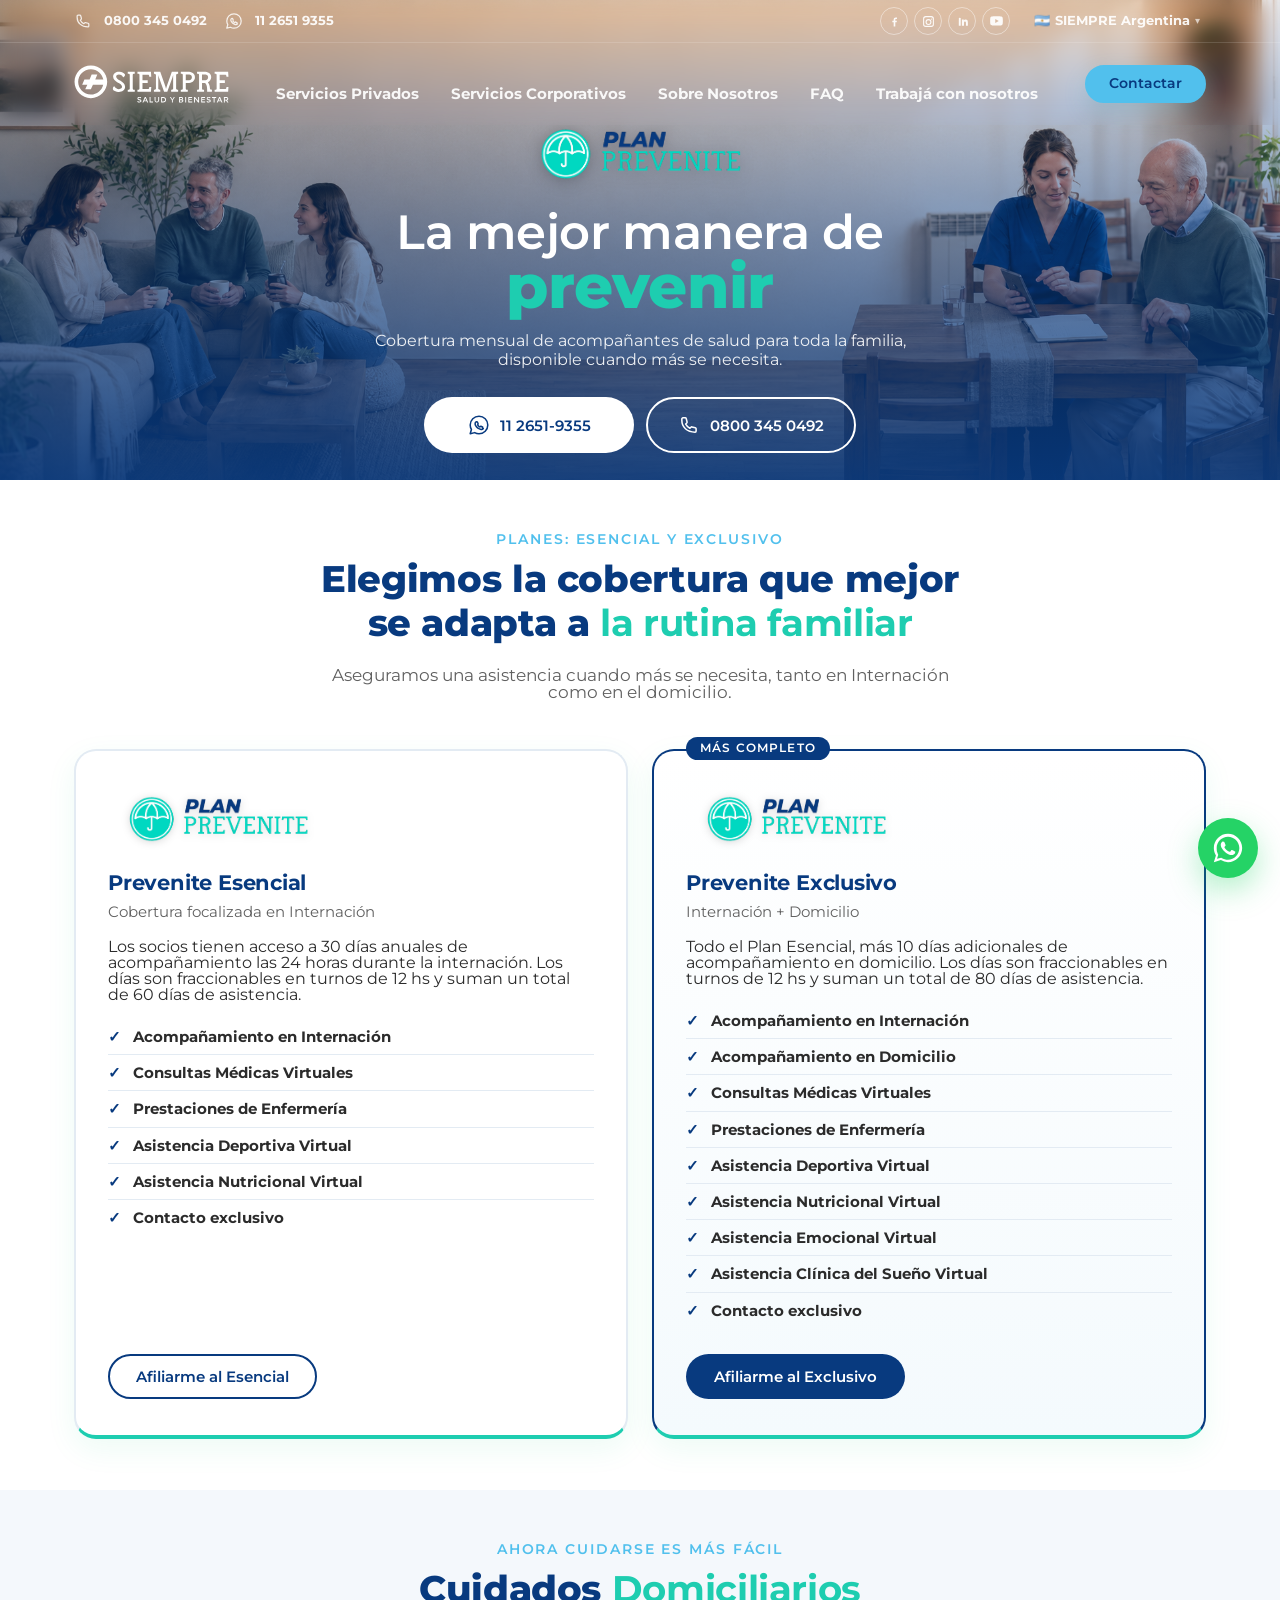
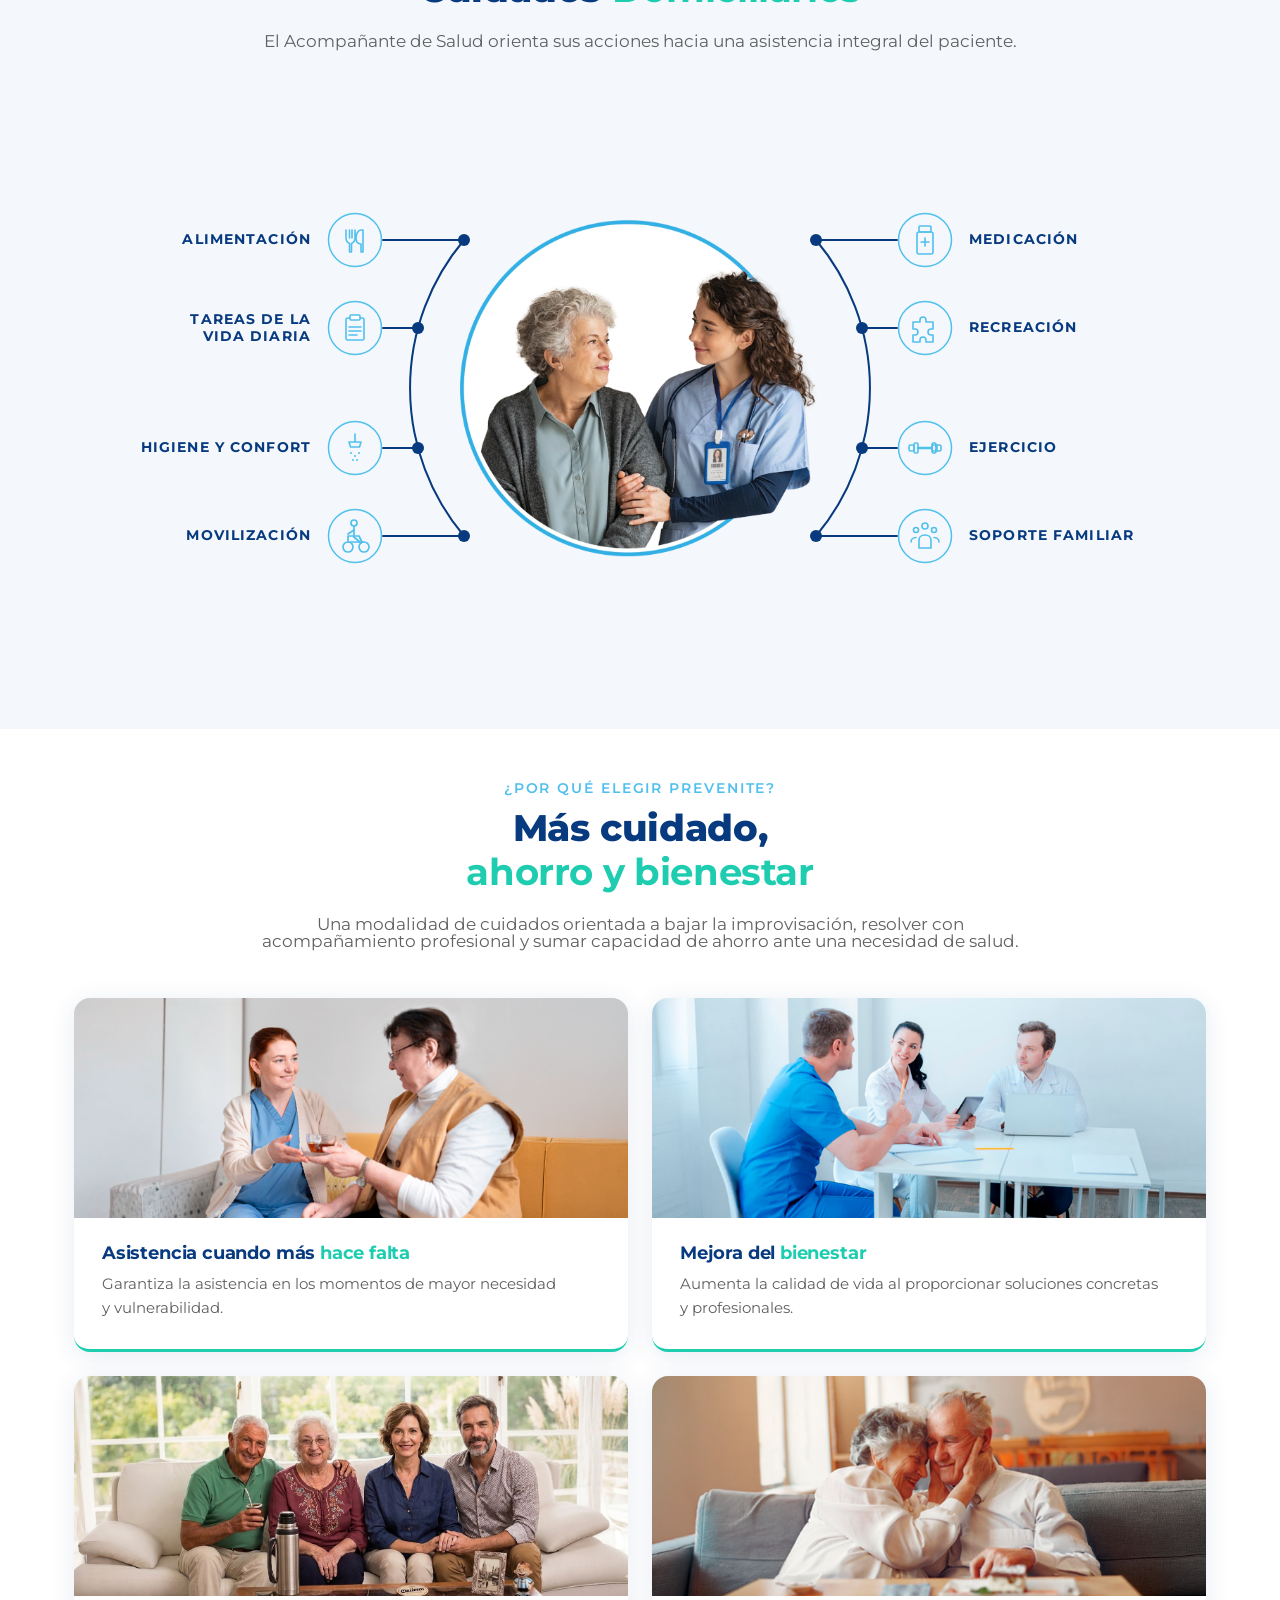
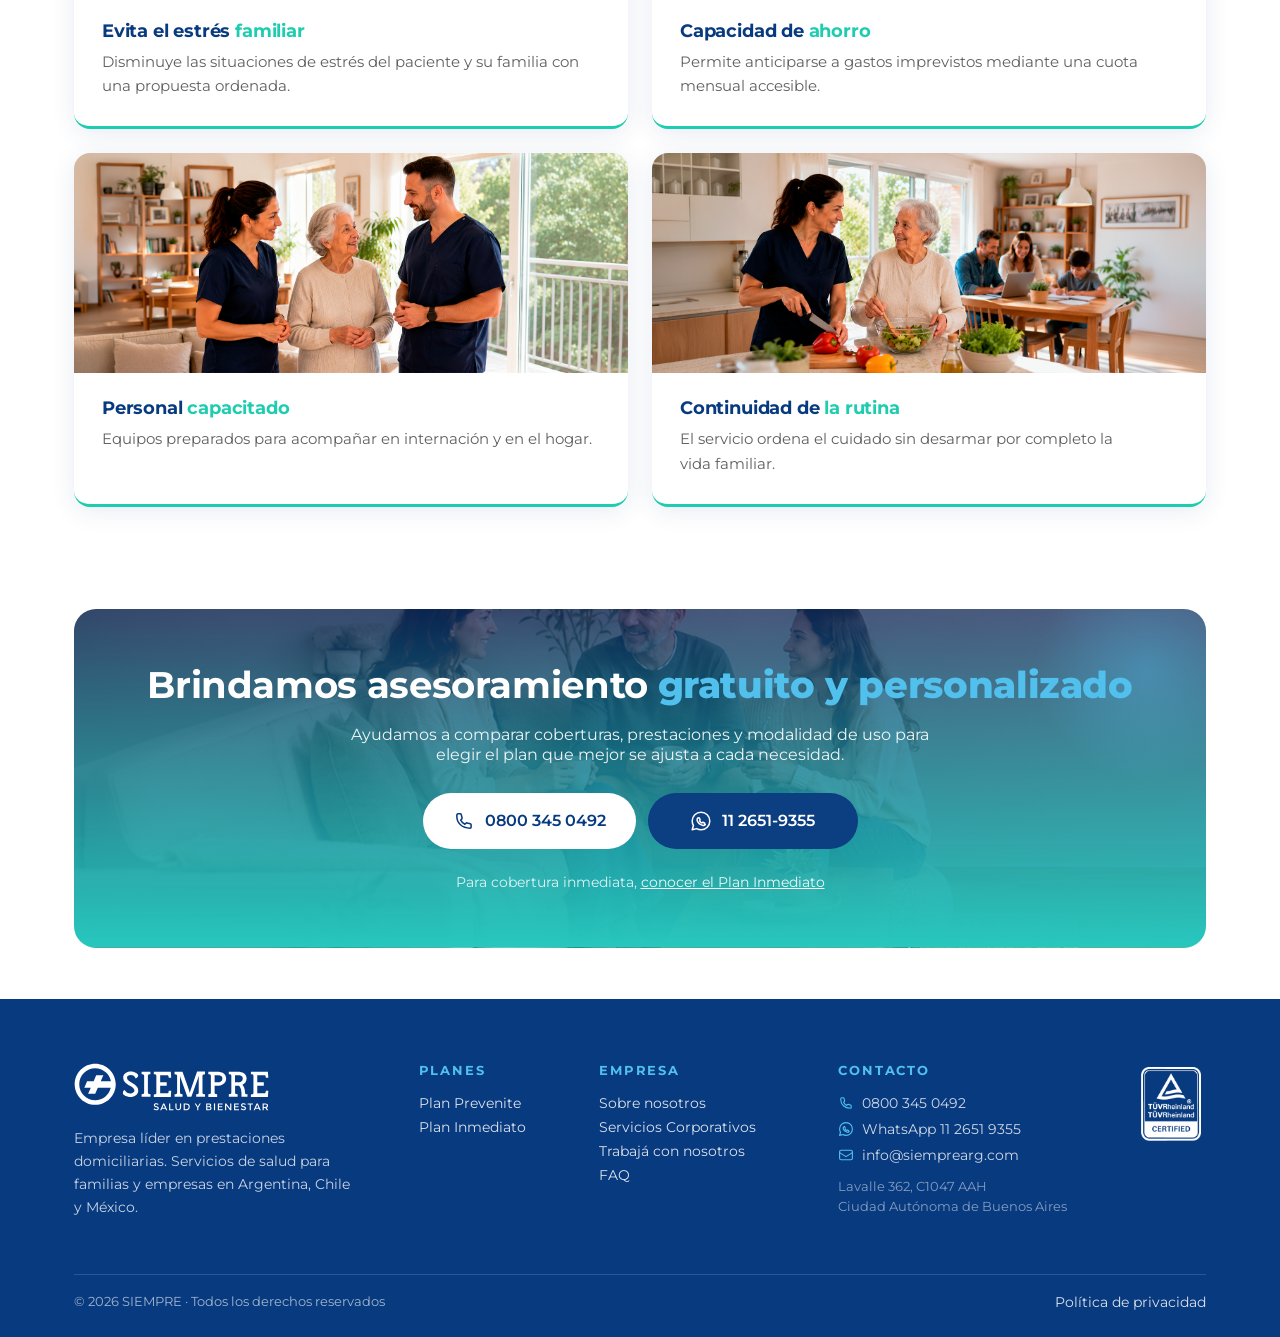
<file: plan-prevenite.html>
<!DOCTYPE html>

<html lang="es">
<head>
<meta charset="utf-8"/>
<meta content="width=device-width, initial-scale=1" name="viewport"/>
<title>Plan Prevenite | SIEMPRE Argentina</title>

<meta name="description"
content="Descubrí el Plan Prevenite de SIEMPRE Argentina, diseñado para brindar cobertura y asistencia médica domiciliaria cuando más la necesitás.">

<meta content="Empresa líder en prestaciones domiciliarias. Acompañantes de salud, enfermería, kinesiología e hospitalización domiciliaria para familias y empresas. 0800 345 0492." name="description"/>
<meta content="SIEMPRE · Cuidamos lo que más importa" property="og:title"/>
<meta content="Servicios de salud y acompañamiento profesional en domicilio. Planes Inmediato y Prevenite." property="og:description"/>
<meta content="website" property="og:type"/>
<meta content="es_AR" property="og:locale"/>
<link href="https://fonts.googleapis.com" rel="preconnect"/>
<link crossorigin="" href="https://fonts.gstatic.com" rel="preconnect"/>
<link href="https://fonts.googleapis.com/css2?family=Montserrat:wght@300;400;500;600;700;800&amp;display=swap" rel="stylesheet"/>
<link href="assets/img/iso-siempre.svg" rel="icon" type="image/svg+xml"/>
<link href="assets/css/styles.css" rel="stylesheet"/>
</head>
<body class="home-page">
  
<!-- ============ HEADER ============ -->
<header class="site-header" id="siteHeader">

  <!-- TOPBAR -->
  <div class="topbar"> 

    <div class="container">

      <div class="topbar-inner">

        <!-- LEFT -->
        <div class="topbar-left">

          <!-- TELEFONO -->
          <a href="tel:08003450492">

            <svg 
              class="topbar-icon" 
              viewBox="0 0 20 20" 
              fill="none"
            >
              <path 
                d="M3.5 4.5A1 1 0 014.5 3.5h2a1 1 0 011 .75l.75 3a1 1 0 01-.29.97L7 9.17c.9 1.74 2.09 2.93 3.83 3.83l.92-.96a1 1 0 01.97-.29l3 .75a1 1 0 01.75 1v2a1 1 0 01-1 1C8.16 16.5 3.5 11.84 3.5 6V4.5z"
                stroke="currentColor"
                stroke-width="1.4"
                stroke-linejoin="round"
              />
            </svg>

            <strong>0800 345 0492</strong>

          </a>

          <!-- WHATSAPP -->
          <a href="https://wa.me/541126519355">

            <svg 
              class="topbar-icon" 
              viewBox="0 0 20 20" 
              fill="none"
            >
              <path 
                d="M10 2C5.58 2 2 5.58 2 10c0 1.48.4 2.87 1.1 4.07L2 18l4.07-1.07A7.96 7.96 0 0010 18c4.42 0 8-3.58 8-8s-3.58-8-8-8zm3.9 11.1c-.16.45-.94.87-1.3.92-.33.05-.74.07-1.2-.08a10.8 10.8 0 01-1.08-.4C8.64 12.8 7.4 11.22 7.3 11.08c-.1-.14-.84-1.1-.84-2.1 0-1 .52-1.49.7-1.7.18-.2.4-.25.53-.25h.38c.12 0 .29-.04.45.34l.58 1.4c.05.12.08.26 0 .42l-.22.33c-.07.1-.15.22-.06.43.38.77.97 1.38 1.73 1.76.2.1.32.08.44-.05l.3-.38c.1-.14.23-.18.37-.12l1.4.65c.16.08.27.12.3.2.04.1.04.53-.12.98z"
                stroke="currentColor"
                stroke-width="1.4"
                stroke-linejoin="round"
              />
            </svg>

            <strong>11 2651 9355</strong>

          </a>

        </div>

        <!-- RIGHT -->
        <div class="topbar-right">

          <div aria-label="Redes sociales" class="topbar-socials">

            <!-- FACEBOOK -->
            <a 
              aria-label="Facebook"
              href="https://facebook.com/Siemprearg/"
              target="_blank"
              rel="noopener noreferrer"
            >
              <svg viewBox="0 0 24 24" fill="currentColor">
                <path d="M13.5 21v-7.5h2.53l.38-2.94H13.5V8.72c0-.85.24-1.43 1.46-1.43h1.56V4.66c-.27-.04-1.2-.12-2.27-.12-2.24 0-3.78 1.37-3.78 3.88v2.16H8v2.94h2.47V21h3.03z"></path>
              </svg>
            </a>

            <!-- INSTAGRAM -->
            <a 
              aria-label="Instagram"
              href="https://instagram.com/Siemprearg/"
              target="_blank"
              rel="noopener noreferrer"
            >
              <svg viewBox="0 0 24 24" fill="currentColor">
  <path d="M7 2h10a5 5 0 015 5v10a5 5 0 01-5 5H7a5 5 0 01-5-5V7a5 5 0 015-5zm0 2a3 3 0 00-3 3v10a3 3 0 003 3h10a3 3 0 003-3V7a3 3 0 00-3-3H7zm5 3.5A5.5 5.5 0 1112 18.5 5.5 5.5 0 0112 7.5zm0 2A3.5 3.5 0 1012 16.5 3.5 3.5 0 0012 9.5zm5.75-3.25a1.25 1.25 0 11-1.25 1.25 1.25 1.25 0 011.25-1.25z"/>
</svg>

            <!-- LINKEDIN -->
            <a 
              aria-label="LinkedIn"
              href="https://linkedin.com/company/siemprearg/posts/?feedView=all"
              target="_blank"
              rel="noopener noreferrer"
            >
              <svg viewBox="0 0 24 24" fill="currentColor">
                <path d="M6.94 5A1.94 1.94 0 115.06 6.94 1.94 1.94 0 016.94 5zM5.16 8.5h3.56V20H5.16zm5.7 0h3.4v1.58h.05a3.73 3.73 0 013.36-1.84c3.59 0 4.25 2.36 4.25 5.44V20h-3.54v-5.08c0-1.21-.02-2.77-1.68-2.77-1.69 0-1.95 1.32-1.95 2.68V20H10.86z"></path>
              </svg>
            </a>

            <!-- YOUTUBE -->
            <a 
              aria-label="YouTube"
              href="https://youtube.com/channel/UCaNuEZdiyHlzwMGWf43lOsw"
              target="_blank"
              rel="noopener noreferrer"
            >
              <svg viewBox="0 0 24 24" fill="currentColor">
                <path d="M23.5 6.2s-.2-1.7-.9-2.4c-.9-.9-1.9-.9-2.4-1C16.8 2.5 12 2.5 12 2.5s-4.8 0-8.2.3c-.5.1-1.5.1-2.4 1C.7 4.5.5 6.2.5 6.2S.3 8.2.3 10.1v1.8c0 1.9.2 3.9.2 3.9s.2 1.7.9 2.4c.9.9 2.1.9 2.6 1 1.9.2 8 .3 8 .3s4.8 0 8.2-.3c.5-.1 1.5-.1 2.4-1 .7-.7.9-2.4.9-2.4s.2-2 .2-3.9v-1.8c0-1.9-.2-3.9-.2-3.9zM9.7 14.8V7.2l6.5 3.8-6.5 3.8z"/>
              </svg>
            </a>

          </div>

          <div class="country-dropdown-wrap">
            <button class="country-dropdown-btn"><span class="flag">🇦🇷</span><strong> SIEMPRE Argentina </strong><span class="country-caret">▾</span></button>
            <div class="country-dropdown-menu">
              <a href="https://siemprearg.com" target="_blank" rel="noopener"><span>🇦🇷</span> SIEMPRE Argentina</a>
              <a href="https://siemprechile.cl" target="_blank" rel="noopener"><span>🇨🇱</span> SIEMPRE Chile</a>
              <a href="https://careu.mx" target="_blank" rel="noopener"><span>🇲🇽</span> CARE U México</a>
            </div>
          </div>

        </div>

      </div>

    </div>

  </div>

  <!-- NAV -->
  <div class="container">

    <nav class="nav" id="mainNav">

      <a 
        aria-label="Inicio Siempre Argentina" 
        class="nav-logo" 
        href="index.html"
      >
        <img 
          alt="SIEMPRE" 
          class="logo-white" 
          src="assets/img/logo-siempre-blanco.svg"
        >

        <img 
          alt="SIEMPRE" 
          class="logo-blue" 
          src="assets/img/logo-siempre-azul.svg"
        >
      </a>

      <button 
        aria-label="Abrir menú" 
        class="nav-toggle" 
        onclick="document.getElementById('mainNav').classList.toggle('open')"
      >
        <span></span>
        <span></span>
        <span></span>
      </button>

      <ul class="nav-links">

        <li class="nav-dropdown">
          <a aria-haspopup="true" href="#">
            <strong>Servicios Privados</strong>
          </a>

          <ul class="nav-dropdown-menu">
            <li><a href="plan-prevenite.html">Plan Prevenite</a></li>
            <li><a href="plan-inmediato.html">Plan Inmediato</a></li>
          </ul>
        </li>

       <li>
         <a aria-haspopup="true" href="empresas.html" class="nav-active">
            <strong>Servicios Corporativos</strong>
             </a>
        </li>

        <li><a href="sobre-nosotros.html"><strong>Sobre Nosotros</strong></a></li>

        

        <li><a href="faq.html"><strong>FAQ</strong></a></li>

        <li><a href="trabaja-con-nosotros.html"><strong>Trabajá con nosotros</strong></a></li>

      </ul>

      <div class="nav-cta">
        <a class="btn btn-secondary" href="contacto.html">
          Contactar
        </a>
      </div>

    </nav>

  </div>

</header>

<!-- HERO -->
<section class="page-hero plan-prevenite-hero" style="background-image:url('assets/img/banners/banner-prevenite-nuevo.jpg')">
  <div class="container">
    <div class="page-hero-inner">
      <div class="prevenite-logo-badge">
        <img src="assets/img/logo-prevenite.png" alt="Plan Prevenite">
      </div>
      <h1 class="prevenite-hero-title">La mejor manera de<br><span class="prevenite-highlight-block">prevenir</span></h1>
      <p class="lead">Cobertura mensual de acompañantes de salud para toda la familia,<br>disponible cuando más se necesita.</p>
      
      <div class="hero-ctas">

        <!-- WHATSAPP -->
        <a 
          href="https://wa.me/541126519355" 
          class="btn btn-primary"
          style="background:#fff;color:var(--c-primary)"
        >

          <svg 
            class="btn-icon"
            viewBox="0 0 20 20"
            fill="none"
          >
            <path 
              d="M10 2C5.58 2 2 5.58 2 10c0 1.48.4 2.87 1.1 4.07L2 18l4.07-1.07A7.96 7.96 0 0010 18c4.42 0 8-3.58 8-8s-3.58-8-8-8zm3.9 11.1c-.16.45-.94.87-1.3.92-.33.05-.74.07-1.2-.08a10.8 10.8 0 01-1.08-.4C8.64 12.8 7.4 11.22 7.3 11.08c-.1-.14-.84-1.1-.84-2.1 0-1 .52-1.49.7-1.7.18-.2.4-.25.53-.25h.38c.12 0 .29-.04.45.34l.58 1.4c.05.12.08.26 0 .42l-.22.33c-.07.1-.15.22-.06.43.38.77.97 1.38 1.73 1.76.2.1.32.08.44-.05l.3-.38c.1-.14.23-.18.37-.12l1.4.65c.16.08.27.12.3.2.04.1.04.53-.12.98z"
              stroke="currentColor"
              stroke-width="1.4"
              stroke-linejoin="round"
            />
          </svg>

          <span>11 2651-9355</span>

        </a>

        <!-- TELEFONO -->
        <a 
          href="tel:08003450492" 
          class="btn btn-ghost-light"
        >

          <svg 
            class="btn-icon"
            viewBox="0 0 20 20"
            fill="none"
          >
            <path 
              d="M3.5 4.5A1 1 0 014.5 3.5h2a1 1 0 011 .75l.75 3a1 1 0 01-.29.97L7 9.17c.9 1.74 2.09 2.93 3.83 3.83l.92-.96a1 1 0 01.97-.29l3 .75a1 1 0 01.75 1v2a1 1 0 01-1 1C8.16 16.5 3.5 11.84 3.5 6V4.5z"
              stroke="currentColor"
              stroke-width="1.4"
              stroke-linejoin="round"
            />
          </svg>

          <span>0800 345 0492</span>

        </a>
    </div>
  </div>
</section>

<!-- PLANES -->
<section id="planes">
  <div class="container">
    <div class="section-header">
      <span class="eyebrow">Planes: Esencial y Exclusivo</span>
      <h2>Elegimos la cobertura que mejor<br>se adapta a <span class="prevenite-highlight">la rutina familiar</span></h2>
      <p>Aseguramos una asistencia cuando más se necesita, tanto en Internación <br>como en el domicilio.</p>
    </div>
    <div class="grid grid-2">
      <div class="card-plan">
        <img src="assets/img/logo-prevenite.png" alt="Plan Prevenite" class="card-plan-logo">
        <h3>Prevenite Esencial</h3>
        <p class="plan-sub">Cobertura focalizada en Internación</p>
        <p>Los socios tienen acceso a 30 días anuales de acompañamiento las 24 horas durante la internación. Los días son fraccionables en turnos de 12 hs y suman un total de 60 días de asistencia.</p>
        <ul>
          <li><strong>Acompañamiento en Internación</strong></li>
          <li><strong>Consultas Médicas Virtuales</strong></li>
          <li><strong>Prestaciones de Enfermería</strong></li>
          <li><strong>Asistencia Deportiva Virtual</strong></li>
          <li><strong>Asistencia Nutricional Virtual</strong></li>
          <li><strong>Contacto exclusivo</strong></li>
        </ul>
        <a href="https://wa.me/541126519355" class="btn btn-secondary">Afiliarme al Esencial</a>
      </div>
      <div class="card-plan card-plan-featured">
        <img src="assets/img/logo-prevenite.png" alt="Plan Prevenite" class="card-plan-logo">
        <h3>Prevenite Exclusivo</h3>
        <p class="plan-sub">Internación + Domicilio</p>
        <p>Todo el Plan Esencial, más 10 días adicionales de acompañamiento en domicilio. Los días son fraccionables en turnos de 12 hs y suman un total de 80 días de asistencia.</p>
        <ul>
          <li><strong>Acompañamiento en Internación</strong></li>
          <li><strong>Acompañamiento en Domicilio</strong></li>
          <li><strong>Consultas Médicas Virtuales</strong></li>
          <li><strong>Prestaciones de Enfermería</strong></li>
          <li><strong>Asistencia Deportiva Virtual</strong></li>
          <li><strong>Asistencia Nutricional Virtual</strong></li>
          <li><strong>Asistencia Emocional Virtual</strong></li>
          <li><strong>Asistencia Clínica del Sueño Virtual</strong></li>
          <li><strong>Contacto exclusivo</strong></li>
        </ul>
        <a href="https://wa.me/541126519355" class="btn btn-primary">Afiliarme al Exclusivo</a>
      </div>
    </div>
  </div>
</section>

<!-- ASISTENCIA INTEGRAL -->
<section class="section-soft">
  <div class="container">
    <div class="section-header">
      <span class="eyebrow">Ahora cuidarse es más fácil</span>
      <h2>Cuidados <span class="prevenite-highlight">Domiciliarios</span></h2>
      <p>El Acompañante de Salud orienta sus acciones hacia una asistencia integral del paciente.</p>
    </div>

    <div class="aw">
      <svg class="aw-svg" viewBox="0 0 1000 580" preserveAspectRatio="none" aria-hidden="true">
        <!-- LEFT arc: real circular arc r=230 centered (500,290), from 140° to 220° -->
        <path d="M 324 142 A 230 230 0 0 0 324 438" stroke="#083A7F" stroke-width="2" fill="none" stroke-linecap="round"/>
        <!-- RIGHT arc: mirror -->
        <path d="M 676 142 A 230 230 0 0 1 676 438" stroke="#083A7F" stroke-width="2" fill="none" stroke-linecap="round"/>

        <!-- Connector lines from icon edge to dot (LEFT) -->
        <line x1="243" y1="142" x2="324" y2="142" stroke="#083A7F" stroke-width="2" stroke-linecap="round"/>
        <line x1="243" y1="230" x2="278" y2="230" stroke="#083A7F" stroke-width="2" stroke-linecap="round"/>
        <line x1="243" y1="350" x2="278" y2="350" stroke="#083A7F" stroke-width="2" stroke-linecap="round"/>
        <line x1="243" y1="438" x2="324" y2="438" stroke="#083A7F" stroke-width="2" stroke-linecap="round"/>

        <!-- Connector lines (RIGHT) -->
        <line x1="757" y1="142" x2="676" y2="142" stroke="#083A7F" stroke-width="2" stroke-linecap="round"/>
        <line x1="757" y1="230" x2="722" y2="230" stroke="#083A7F" stroke-width="2" stroke-linecap="round"/>
        <line x1="757" y1="350" x2="722" y2="350" stroke="#083A7F" stroke-width="2" stroke-linecap="round"/>
        <line x1="757" y1="438" x2="676" y2="438" stroke="#083A7F" stroke-width="2" stroke-linecap="round"/>

        <!-- Dots on arc (LEFT) -->
        <circle cx="324" cy="142" r="6" fill="#083A7F"/>
        <circle cx="278" cy="230" r="6" fill="#083A7F"/>
        <circle cx="278" cy="350" r="6" fill="#083A7F"/>
        <circle cx="324" cy="438" r="6" fill="#083A7F"/>
        <!-- Dots on arc (RIGHT) -->
        <circle cx="676" cy="142" r="6" fill="#083A7F"/>
        <circle cx="722" cy="230" r="6" fill="#083A7F"/>
        <circle cx="722" cy="350" r="6" fill="#083A7F"/>
        <circle cx="676" cy="438" r="6" fill="#083A7F"/>
      </svg>

      <!-- Imagen central (ya trae el círculo cyan integrado) -->
      <img class="aw-center-img" src="assets/img/content/asistencia-paciente.webp" alt="Acompañante de salud y paciente">

      <!-- LEFT items -->
      <div class="aw-item aw-item--l" style="top:24.5%">
        <span class="aw-label">Alimentación</span>
        <div class="aw-icon">
          <svg viewBox="0 0 56 56" fill="none" xmlns="http://www.w3.org/2000/svg"><circle cx="28" cy="28" r="26.5" stroke="#51C0ED" stroke-width="1.5"/><path d="M19 18v8c0 2.5 1.5 4.5 3.5 5.5V40h2V31.5c2-1 3.5-3 3.5-5.5v-8M22.5 18v8M25 18v8M34 18c-3 0-5 4-5 8s2 6 5 6v8h2V18z" stroke="#51C0ED" stroke-width="1.6" stroke-linecap="round" stroke-linejoin="round"/></svg>
        </div>
      </div>
      <div class="aw-item aw-item--l" style="top:39.7%">
        <span class="aw-label">Tareas de la<br>vida diaria</span>
        <div class="aw-icon">
          <svg viewBox="0 0 56 56" fill="none" xmlns="http://www.w3.org/2000/svg"><circle cx="28" cy="28" r="26.5" stroke="#51C0ED" stroke-width="1.5"/><rect x="19" y="18" width="18" height="22" rx="1.5" stroke="#51C0ED" stroke-width="1.6"/><rect x="23" y="15" width="10" height="5" rx="1" stroke="#51C0ED" stroke-width="1.6" fill="#fff"/><path d="M22 27h12M22 31h12M22 35h8" stroke="#51C0ED" stroke-width="1.6" stroke-linecap="round"/></svg>
        </div>
      </div>
      <div class="aw-item aw-item--l" style="top:60.3%">
        <span class="aw-label">Higiene y confort</span>
        <div class="aw-icon">
          <svg viewBox="0 0 56 56" fill="none" xmlns="http://www.w3.org/2000/svg"><circle cx="28" cy="28" r="26.5" stroke="#51C0ED" stroke-width="1.5"/><path d="M28 14v8M22 22h12l-1.5 5h-9z" stroke="#51C0ED" stroke-width="1.6" stroke-linecap="round" stroke-linejoin="round"/><circle cx="24" cy="33" r="1" fill="#51C0ED"/><circle cx="28" cy="36" r="1" fill="#51C0ED"/><circle cx="32" cy="33" r="1" fill="#51C0ED"/><circle cx="26" cy="40" r="1" fill="#51C0ED"/><circle cx="30" cy="40" r="1" fill="#51C0ED"/></svg>
        </div>
      </div>
      <div class="aw-item aw-item--l" style="top:75.5%">

  <span class="aw-label">
    Movilización
  </span>

  <div class="aw-icon">

    <svg 
      viewBox="0 0 56 56" 
      fill="none" 
      xmlns="http://www.w3.org/2000/svg"
    >

      <!-- CIRCULO -->
      <circle 
        cx="28" 
        cy="28" 
        r="26.5" 
        stroke="#51C0ED" 
        stroke-width="1.5"
      />

      <!-- PERSONA -->
      <circle 
        cx="27" 
        cy="15" 
        r="3" 
        stroke="#51C0ED" 
        stroke-width="1.7"
      />

      <path 
        d="M27 18V29"
        stroke="#51C0ED"
        stroke-width="1.7"
        stroke-linecap="round"
      />

      <path 
        d="M27 22L21 26"
        stroke="#51C0ED"
        stroke-width="1.7"
        stroke-linecap="round"
      />

      <path 
        d="M27 29L34 35"
        stroke="#51C0ED"
        stroke-width="1.7"
        stroke-linecap="round"
      />

      <!-- SILLA -->
      <circle 
        cx="21" 
        cy="39" 
        r="5"
        stroke="#51C0ED"
        stroke-width="1.7"
      />

      <circle 
        cx="37" 
        cy="39" 
        r="5"
        stroke="#51C0ED"
        stroke-width="1.7"
      />

      <path 
        d="M21 34V28H32L35 34"
        stroke="#51C0ED"
        stroke-width="1.7"
        stroke-linecap="round"
        stroke-linejoin="round"
      />

      <path 
        d="M23 34H36"
        stroke="#51C0ED"
        stroke-width="1.7"
        stroke-linecap="round"
      />

    </svg>

  </div>

</div>

      <!-- RIGHT items -->
      <div class="aw-item aw-item--r" style="top:24.5%">
        <div class="aw-icon">
          <svg viewBox="0 0 56 56" fill="none" xmlns="http://www.w3.org/2000/svg"><circle cx="28" cy="28" r="26.5" stroke="#51C0ED" stroke-width="1.5"/><rect x="22" y="14" width="12" height="6" rx="1" stroke="#51C0ED" stroke-width="1.6"/><rect x="20" y="20" width="16" height="22" rx="2" stroke="#51C0ED" stroke-width="1.6"/><path d="M24 30h8M28 26v8" stroke="#51C0ED" stroke-width="1.6" stroke-linecap="round"/></svg>
        </div>
        <span class="aw-label">Medicación</span>
      </div>
      <div class="aw-item aw-item--r" style="top:39.7%">
        <div class="aw-icon">
          <svg viewBox="0 0 56 56" fill="none" xmlns="http://www.w3.org/2000/svg"><circle cx="28" cy="28" r="26.5" stroke="#51C0ED" stroke-width="1.5"/><path d="M16 22h7v-2a3 3 0 016 0v2h7v7h-2a3 3 0 000 6h2v7h-7v-2a3 3 0 00-6 0v2h-7v-7h2a3 3 0 000-6h-2v-7z" stroke="#51C0ED" stroke-width="1.6" stroke-linejoin="round"/></svg>
        </div>
        <span class="aw-label">Recreación</span>
      </div>
      <div class="aw-item aw-item--r" style="top:60.3%">
        <div class="aw-icon"><svg viewBox="0 0 56 56" fill="none" xmlns="http://www.w3.org/2000/svg"><circle cx="28" cy="28" r="26.5" stroke="#51C0ED" stroke-width="1.5"/><rect x="12" y="25" width="5" height="6" rx="1.5" stroke="#51C0ED" stroke-width="1.6"/><rect x="17" y="23" width="4" height="10" rx="1.5" stroke="#51C0ED" stroke-width="1.6"/><rect x="35" y="25" width="5" height="6" rx="1.5" stroke="#51C0ED" stroke-width="1.6"/><rect x="35" y="23" width="4" height="10" rx="1.5" stroke="#51C0ED" stroke-width="1.6"/><rect x="39" y="25" width="5" height="6" rx="1.5" stroke="#51C0ED" stroke-width="1.6"/><line x1="21" y1="28" x2="35" y2="28" stroke="#51C0ED" stroke-width="2.5" stroke-linecap="round"/></svg></div>
        <span class="aw-label">Ejercicio</span>
      </div>
      <div class="aw-item aw-item--r" style="top:75.5%">
        <div class="aw-icon">
          <svg viewBox="0 0 56 56" fill="none" xmlns="http://www.w3.org/2000/svg"><circle cx="28" cy="28" r="26.5" stroke="#51C0ED" stroke-width="1.5"/><circle cx="28" cy="18" r="3" stroke="#51C0ED" stroke-width="1.6"/><circle cx="19" cy="22" r="2.5" stroke="#51C0ED" stroke-width="1.6"/><circle cx="37" cy="22" r="2.5" stroke="#51C0ED" stroke-width="1.6"/><path d="M22 32c0-3 2.5-5 6-5s6 2 6 5v8h-12v-8z" stroke="#51C0ED" stroke-width="1.6" stroke-linejoin="round"/><path d="M14 34c0-2.5 2-4.5 5-4.5M42 34c0-2.5-2-4.5-5-4.5" stroke="#51C0ED" stroke-width="1.6" stroke-linecap="round"/></svg>
        </div>
        <span class="aw-label">Soporte familiar</span>
      </div>
    </div>

    <!-- Mobile fallback -->
    <div class="aw-mobile">
      <div class="aw-mobile-item"><span>🍽️</span>Alimentación</div>
      <div class="aw-mobile-item"><span>📋</span>Tareas diarias</div>
      <div class="aw-mobile-item"><span>🚿</span>Higiene y confort</div>
      <div class="aw-mobile-item"><span>🚶</span>Movilización</div>
      <div class="aw-mobile-item"><span>💊</span>Medicación</div>
      <div class="aw-mobile-item"><span>🧩</span>Recreación</div>
      <div class="aw-mobile-item"><span>🏃</span>Ejercicio</div>
      <div class="aw-mobile-item"><span>👨‍👩‍👧</span>Soporte familiar</div>
    </div>

  </div>
</section>

<!-- POR QUÉ ELEGIR PREVENITE -->
<section>
  <div class="container">
    <div class="section-header">
      <span class="eyebrow">¿Por qué elegir Prevenite?</span>
      <h2>Más cuidado,<br><span class="prevenite-highlight">ahorro y bienestar</span></h2>
      <p>Una modalidad de cuidados orientada a bajar la improvisación, resolver con acompañamiento profesional y sumar capacidad de ahorro ante una necesidad de salud.</p>
    </div>
    <div class="grid grid-2 feature-cards-img">
      <div class="card-feature-img">
        <div class="card-feature-img__photo" style="background-image:url('assets/img/content/acompanantes-salud.png')"></div>
        <div class="card-feature-img__body">
          <h3>Asistencia cuando más <span class="prevenite-highlight">hace falta</span></h3>
          <p>Garantiza la asistencia en los momentos de mayor necesidad <br>y vulnerabilidad.</p>
        </div>
      </div>
      <div class="card-feature-img">
        <div class="card-feature-img__photo" style="background-image:url('assets/img/content/profesionales-salud.png')"></div>
        <div class="card-feature-img__body">
          <h3>Mejora del <span class="prevenite-highlight">bienestar</span></h3>
          <p>Aumenta la calidad de vida al proporcionar soluciones concretas y profesionales.</p>
        </div>
      </div>
      <div class="card-feature-img">
        <div class="card-feature-img__photo" style="background-image:url('assets/img/banners/familia-2.png')"></div>
        <div class="card-feature-img__body">
          <h3>Evita el estrés <span class="prevenite-highlight">familiar</span></h3>
          <p>Disminuye las situaciones de estrés del paciente y su familia con una propuesta ordenada.</p>
        </div>
      </div>
      <div class="card-feature-img">
        <div class="card-feature-img__photo" style="background-image:url('assets/img/content/plan-prevenite.png')"></div>
        <div class="card-feature-img__body">
          <h3>Capacidad de <span class="prevenite-highlight">ahorro</span></h3>
          <p>Permite anticiparse a gastos imprevistos mediante una cuota mensual accesible.</p>
        </div>
      </div>
      <div class="card-feature-img"> <!-- hay que reemplazar info y foto -->
        <div class="card-feature-img__photo" style="background-image:url('assets/img/banners/personal-capacitado.png')"></div>
        <div class="card-feature-img__body">
          <h3>Personal <span class="prevenite-highlight">capacitado</span></h3>
          <p>Equipos preparados para acompañar en internación y en el hogar.</p>
        </div>
      </div>
      <div class="card-feature-img"> <!-- Sumar uno de Por que conviene? este es repetido y hay que reemplazar info y foto -->
        <div class="card-feature-img__photo" style="background-image:url('assets/img/content/continuiidad-de-la-rutina.png')"></div>
        <div class="card-feature-img__body">
          <h3>Continuidad de <span class="prevenite-highlight">la rutina</span></h3>
          <p>El servicio ordena el cuidado sin desarmar por completo la vida familiar.</p>
        </div>
      </div>
    </div>
  </div>
</section>



<!-- POR QUÉ CONVIENE 
<section id="planes-beneficios" class="section-soft">
  <div class="container">
    <div class="section-header">
      <span class="eyebrow">¿Por qué conviene?</span>
      <h2>Respaldo para <span class="prevenite-highlight">todo <br>el grupo familiar</span></h2>
    </div>
    <div class="grid grid-3">
      <div class="card"><h3>Atención eficaz</h3><p>Respuesta profesional para resolver situaciones sensibles con mayor claridad y eficiencia.</p></div>
      <div class="card"><h3>Capacidad de ahorro</h3><p>Una cuota mensual ayuda a ordenar costos y anticiparse a gastos elevados ante una necesidad repentina.</p></div>
      <div class="card"><h3>Tranquilidad</h3><p>Más respaldo para el paciente y para toda la familia.</p></div>
      <div class="card"><h3>Personal capacitado</h3><p>Equipos preparados para acompañar en internación y en el hogar.</p></div>
      <div class="card"><h3>Continuidad de la rutina</h3><p>El servicio ordena el cuidado sin desarmar por completo la vida familiar.</p></div>
      <div class="card"><h3>Calidez, calidad y seguridad</h3><p>Un enfoque humano con procesos y seguimiento permanente.</p></div>
    </div>
  </div>
</section>-->



<!-- ============ CTA FINAL ============ -->
<section>
  <div class="container">

    <div class="cta-band cta-band-bg">

      <h2>
        Brindamos asesoramiento
        <span class="text-celeste">gratuito y personalizado</span>
      </h2>

      <p>
        Ayudamos a comparar coberturas, prestaciones y modalidad de uso para elegir el plan que mejor se ajusta a cada necesidad.
      </p>

      <div class="hero-ctas" style="justify-content:center">

        <!-- Teléfono -->
        <a class="btn btn-primary btn-lg" href="tel:08003450492">
          <svg class="btn-icon" viewBox="0 0 20 20" fill="none">
            <path d="M3.5 4.5A1 1 0 014.5 3.5h2a1 1 0 011 .75l.75 3a1 1 0 01-.29.97L7 9.17c.9 1.74 2.09 2.93 3.83 3.83l.92-.96a1 1 0 01.97-.29l3 .75a1 1 0 01.75 1v2a1 1 0 01-1 1C8.16 16.5 3.5 11.84 3.5 6V4.5z"
                  stroke="currentColor"
                  stroke-width="1.4"
                  stroke-linejoin="round"/>
          </svg>
          <span>0800 345 0492</span>
        </a>

        <!-- WhatsApp -->
        <a class="btn btn-whatsapp btn-lg" href="https://wa.me/541126519355">
          <svg class="btn-icon" viewBox="0 0 20 20" fill="none">
            <path d="M10 2C5.58 2 2 5.58 2 10c0 1.48.4 2.87 1.1 4.07L2 18l4.07-1.07A7.96 7.96 0 0010 18c4.42 0 8-3.58 8-8s-3.58-8-8-8zm3.9 11.1c-.16.45-.94.87-1.3.92-.33.05-.74.07-1.2-.08a10.8 10.8 0 01-1.08-.4C8.64 12.8 7.4 11.22 7.3 11.08c-.1-.14-.84-1.1-.84-2.1 0-1 .52-1.49.7-1.7.18-.2.4-.25.53-.25h.38c.12 0 .29-.04.45.34l.58 1.4c.05.12.08.26 0 .42l-.22.33c-.07.1-.15.22-.06.43.38.77.97 1.38 1.73 1.76.2.1.32.08.44-.05l.3-.38c.1-.14.23-.18.37-.12l1.4.65c.16.08.27.12.3.2.04.1.04.53-.12.98z"
                  stroke="currentColor"
                  stroke-width="1.4"
                  stroke-linejoin="round"/>
          </svg>
          <span>11 2651-9355</span>
        </a>

      </div>

      <p class="cta-small cta-small-home">
        Para cobertura inmediata,
        <a href="plan-inmediato.html">conocer el Plan Inmediato</a>
      </p>

    </div>

  </div>
</section>

<!-- ============ FOOTER ============ -->
<footer class="site-footer">
  <div class="container">

    <div class="footer-grid">

      <!-- MARCA -->
      <div class="footer-brand-col">

        <img
          src="assets/img/logo-siempre-blanco.svg"
          alt="SIEMPRE"
          class="footer-logo"
        >

        <p>
          Empresa líder en prestaciones domiciliarias.
          Servicios de salud para familias y empresas en
          Argentina, Chile y México.
        </p>

        <div class="footer-socials-mobile">

          <a
            aria-label="Facebook"
            href="https://facebook.com/Siemprearg/"
            target="_blank"
            rel="noopener noreferrer"
          >
            <svg viewBox="0 0 24 24" fill="currentColor">
              <path d="M13.5 21v-7.5h2.53l.38-2.94H13.5V8.72c0-.85.24-1.43 1.46-1.43h1.56V4.66c-.27-.04-1.2-.12-2.27-.12-2.24 0-3.78 1.37-3.78 3.88v2.16H8v2.94h2.47V21h3.03z"></path>
            </svg>
          </a>

          <a
            aria-label="Instagram"
            href="https://instagram.com/Siemprearg/"
            target="_blank"
            rel="noopener noreferrer"
          >
            <svg viewBox="0 0 24 24" fill="currentColor">
              <path d="M7 2h10a5 5 0 015 5v10a5 5 0 01-5 5H7a5 5 0 01-5-5V7a5 5 0 015-5zm0 2a3 3 0 00-3 3v10a3 3 0 003 3h10a3 3 0 003-3V7a3 3 0 00-3-3H7zm5 3.5A5.5 5.5 0 1112 18.5 5.5 5.5 0 0112 7.5zm0 2A3.5 3.5 0 1012 16.5 3.5 3.5 0 0012 9.5zm5.75-3.25a1.25 1.25 0 11-1.25 1.25 1.25 1.25 0 011.25-1.25z"></path>
            </svg>
          </a>

          <a
            aria-label="LinkedIn"
            href="https://linkedin.com/company/siemprearg/posts/?feedView=all"
            target="_blank"
            rel="noopener noreferrer"
          >
            <svg viewBox="0 0 24 24" fill="currentColor">
              <path d="M6.94 5A1.94 1.94 0 115.06 6.94 1.94 1.94 0 016.94 5zM5.16 8.5h3.56V20H5.16zm5.7 0h3.4v1.58h.05a3.73 3.73 0 013.36-1.84c3.59 0 4.25 2.36 4.25 5.44V20h-3.54v-5.08c0-1.21-.02-2.77-1.68-2.77-1.69 0-1.95 1.32-1.95 2.68V20H10.86z"></path>
            </svg>
          </a>

          <a
            aria-label="YouTube"
            href="https://youtube.com/channel/UCaNuEZdiyHlzwMGWf43lOsw"
            target="_blank"
            rel="noopener noreferrer"
          >
            <svg viewBox="0 0 24 24" fill="currentColor">
              <path d="M23.5 6.2s-.2-1.7-.9-2.4c-.9-.9-1.9-.9-2.4-1C16.8 2.5 12 2.5 12 2.5s-4.8 0-8.2.3c-.5.1-1.5.1-2.4 1C.7 4.5.5 6.2.5 6.2S.3 8.2.3 10.1v1.8c0 1.9.2 3.9.2 3.9s.2 1.7.9 2.4c.9.9 2.1.9 2.6 1 1.9.2 8 .3 8 .3s4.8 0 8.2-.3c.5-.1 1.5-.1 2.4-1 .7-.7.9-2.4.9-2.4s.2-2 .2-3.9v-1.8c0-1.9-.2-3.9-.2-3.9zM9.7 14.8V7.2l6.5 3.8-6.5 3.8z"></path>
            </svg>
          </a>

        </div>
      </div>

      <!-- PLANES -->
      <div>
        <h4 class="footer-heading-accent">Planes</h4>

        <ul>
          <li><a href="plan-prevenite.html">Plan Prevenite</a></li>
          <li><a href="plan-inmediato.html">Plan Inmediato</a></li>
        </ul>

        <!-- ISO SOLO MOBILE -->
        <div class="footer-iso-mobile">
          <img
            src="assets/img/logos/certificacion-ISO.png"
            alt="Certificación ISO"
            class="footer-iso"
          >
        </div>
      </div>

      <!-- EMPRESA -->
      <div>
        <h4 class="footer-heading-accent">Empresa</h4>

        <ul>
          <li><a href="sobre-nosotros.html">Sobre nosotros</a></li>
          <li><a href="empresas.html">Servicios Corporativos</a></li>
          <li><a href="trabaja-con-nosotros.html">Trabajá con nosotros</a></li>
          <li><a href="faq.html">FAQ</a></li>
        </ul>
      </div>

      <!-- CONTACTO -->
      <div>
        <h4 class="footer-heading-accent">Contacto</h4>

        <ul class="footer-contact-list">

          <li>
            <a href="tel:08003450492">
              <svg class="footer-icon" viewBox="0 0 20 20" fill="none">
                <path
                  d="M3.5 4.5A1 1 0 014.5 3.5h2a1 1 0 011 .75l.75 3a1 1 0 01-.29.97L7 9.17c.9 1.74 2.09 2.93 3.83 3.83l.92-.96a1 1 0 01.97-.29l3 .75a1 1 0 01.75 1v2a1 1 0 01-1 1C8.16 16.5 3.5 11.84 3.5 6V4.5z"
                  stroke="var(--c-secondary)"
                  stroke-width="1.4"
                  stroke-linejoin="round"
                ></path>
              </svg>
              0800 345 0492
            </a>
          </li>

          <li>
            <a
              href="https://wa.me/541126519355"
              target="_blank"
              rel="noopener"
            >
              <svg class="footer-icon" viewBox="0 0 20 20" fill="none">
                <path
                  d="M10 2C5.58 2 2 5.58 2 10c0 1.48.4 2.87 1.1 4.07L2 18l4.07-1.07A7.96 7.96 0 0010 18c4.42 0 8-3.58 8-8s-3.58-8-8-8zm3.9 11.1c-.16.45-.94.87-1.3.92-.33.05-.74.07-1.2-.08a10.8 10.8 0 01-1.08-.4C8.64 12.8 7.4 11.22 7.3 11.08c-.1-.14-.84-1.1-.84-2.1 0-1 .52-1.49.7-1.7.18-.2.4-.25.53-.25h.38c.12 0 .29-.04.45.34l.58 1.4c.05.12.08.26 0 .42l-.22.33c-.07.1-.15.22-.06.43.38.77.97 1.38 1.73 1.76.2.1.32.08.44-.05l.3-.38c.1-.14.23-.18.37-.12l1.4.65c.16.08.27.12.3.2.04.1.04.53-.12.98z"
                  stroke="var(--c-secondary)"
                  stroke-width="1.4"
                  stroke-linejoin="round"
                ></path>
              </svg>
              WhatsApp 11&nbsp;2651&nbsp;9355
            </a>
          </li>

          <li>
            <a href="mailto:info@siemprearg.com">
              <svg class="footer-icon" viewBox="0 0 20 20" fill="none">
                <rect
                  x="2"
                  y="4"
                  width="16"
                  height="12"
                  rx="2"
                  stroke="var(--c-secondary)"
                  stroke-width="1.4"
                ></rect>
                <path
                  d="M2 7l8 5 8-5"
                  stroke="var(--c-secondary)"
                  stroke-width="1.4"
                  stroke-linejoin="round"
                ></path>
              </svg>
              info@siemprearg.com
            </a>
          </li>

        </ul>

        <p class="footer-address">
          Lavalle 362, C1047 AAH<br>
          Ciudad Autónoma de Buenos Aires
        </p>
      </div>

      <!-- ISO SOLO DESKTOP -->
      <div class="footer-iso-desktop">
        <img
          src="assets/img/logos/certificacion-ISO.png"
          alt="Certificación ISO"
          class="footer-iso"
        >
      </div>

    </div>

    <!-- PARTE INFERIOR -->
    <div class="footer-bottom">
      <div>© 2026 SIEMPRE · Todos los derechos reservados</div>

      <div>
        <a href="politica-de-privacidad.html">
          Política de privacidad
        </a>
      </div>
    </div>

  </div>
</footer>

<script>
(function(){
  var h = document.getElementById('siteHeader');
  if(!h) return;
  function onScroll(){
    if(window.scrollY > 40) h.classList.add('is-scrolled');
    else h.classList.remove('is-scrolled');
  }
  window.addEventListener('scroll', onScroll, {passive:true});
  onScroll();
})();
</script>

<!-- ============ FLOATING CTAs ============ -->
<a href="https://wa.me/541126519355" class="float-whatsapp" aria-label="Contactar por WhatsApp" target="_blank" rel="noopener"><svg viewBox="0 0 32 32" aria-hidden="true" focusable="false"><path d="M16 2.667C8.636 2.667 2.667 8.636 2.667 16c0 2.547.722 4.92 1.969 6.946L2.667 29.333l6.59-1.948A13.276 13.276 0 0 0 16 29.333c7.364 0 13.333-5.969 13.333-13.333S23.364 2.667 16 2.667zm0 24.346c-2.139 0-4.205-.582-5.999-1.687l-.43-.255-3.911 1.156 1.169-3.808-.282-.443A10.66 10.66 0 0 1 5.333 16c0-5.882 4.785-10.667 10.667-10.667S26.667 10.118 26.667 16 21.882 27.013 16 27.013zm6.157-7.99c-.337-.169-1.991-.982-2.299-1.094-.308-.113-.532-.169-.756.169-.224.337-.866 1.094-1.062 1.318-.196.224-.392.252-.728.084-.337-.169-1.422-.524-2.708-1.671-1.001-.892-1.676-1.992-1.872-2.329-.196-.337-.021-.519.148-.687.151-.151.337-.392.505-.589.169-.196.224-.337.337-.561.113-.224.056-.421-.028-.589-.084-.169-.756-1.823-1.036-2.497-.273-.655-.55-.566-.756-.577l-.644-.012c-.224 0-.589.084-.897.421-.308.337-1.176 1.149-1.176 2.803 0 1.654 1.204 3.252 1.371 3.476.169.224 2.371 3.621 5.745 5.077.803.347 1.43.554 1.918.708.806.256 1.539.22 2.119.134.646-.097 1.991-.813 2.272-1.598.281-.785.281-1.458.196-1.598-.084-.141-.308-.224-.645-.392z" fill="currentColor"/></svg></a>

<script src="assets/js/main.js"></script>

</body>
</html>
</file>
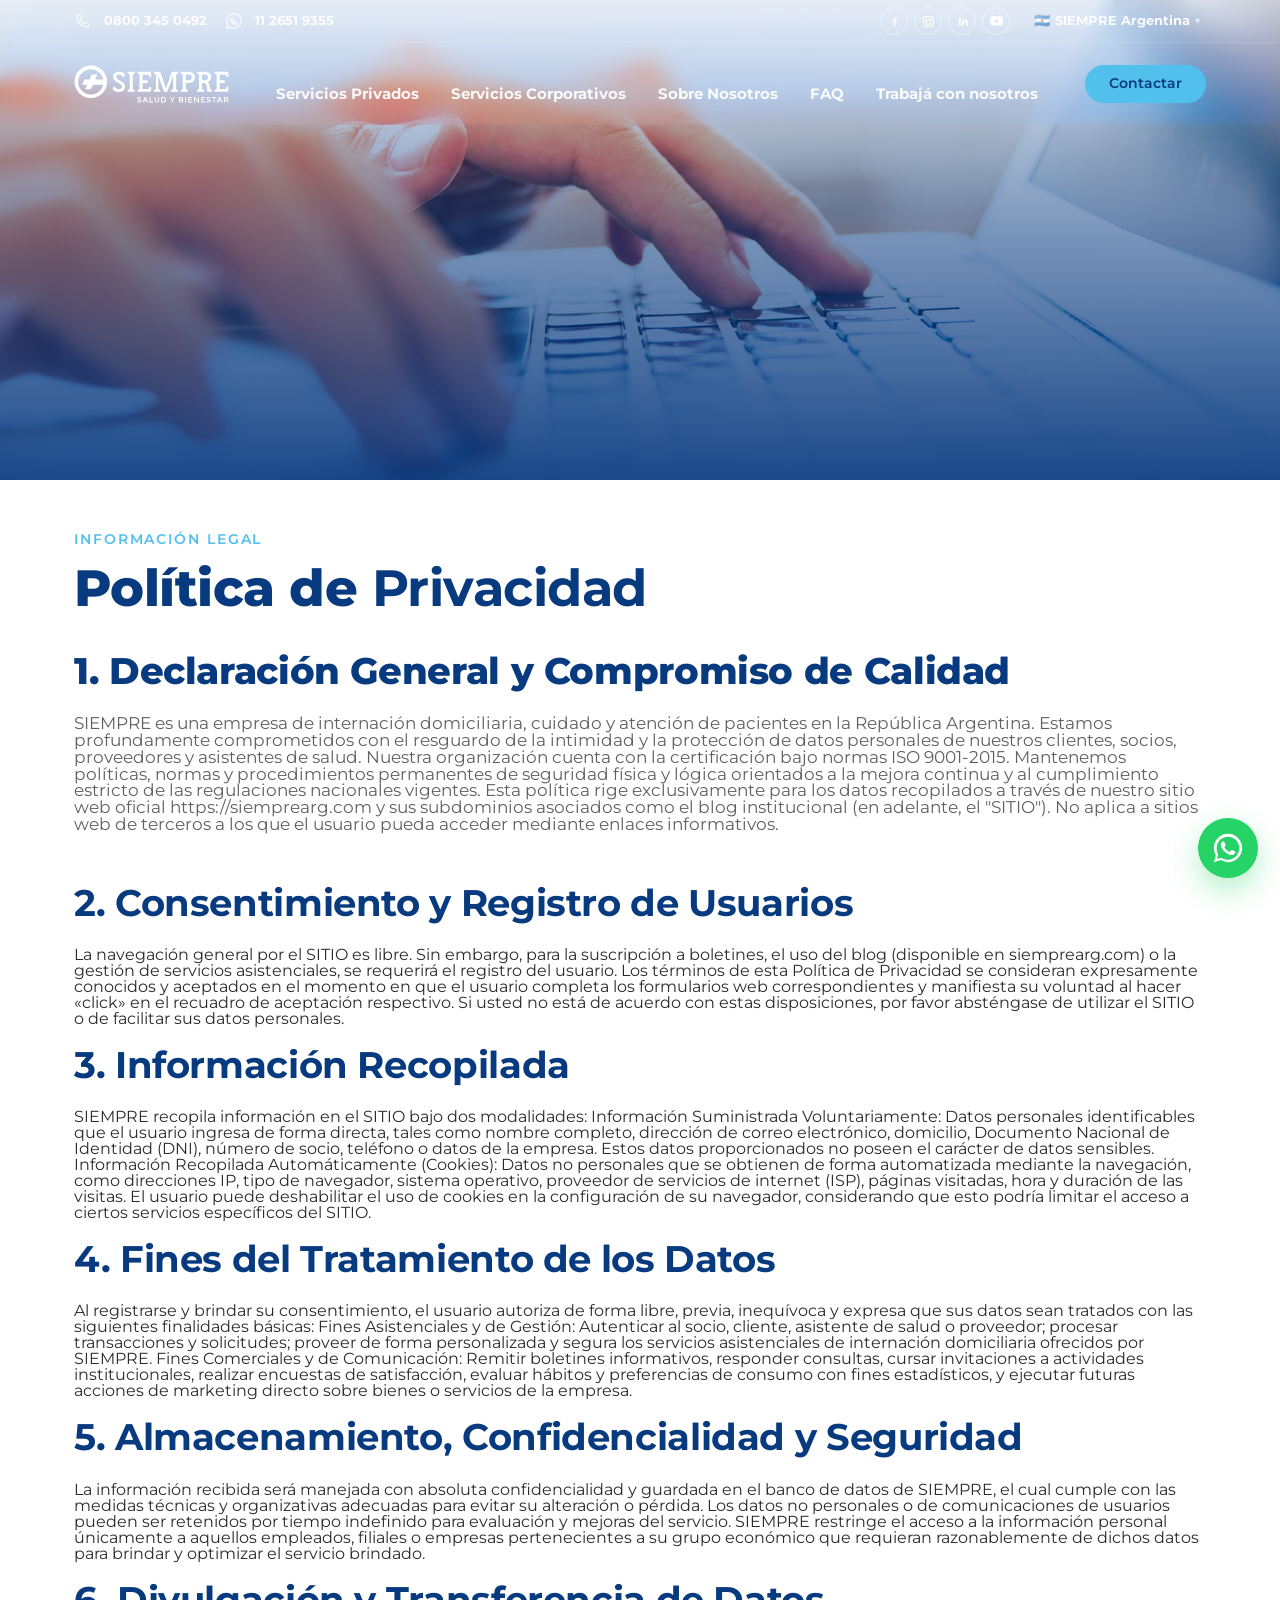
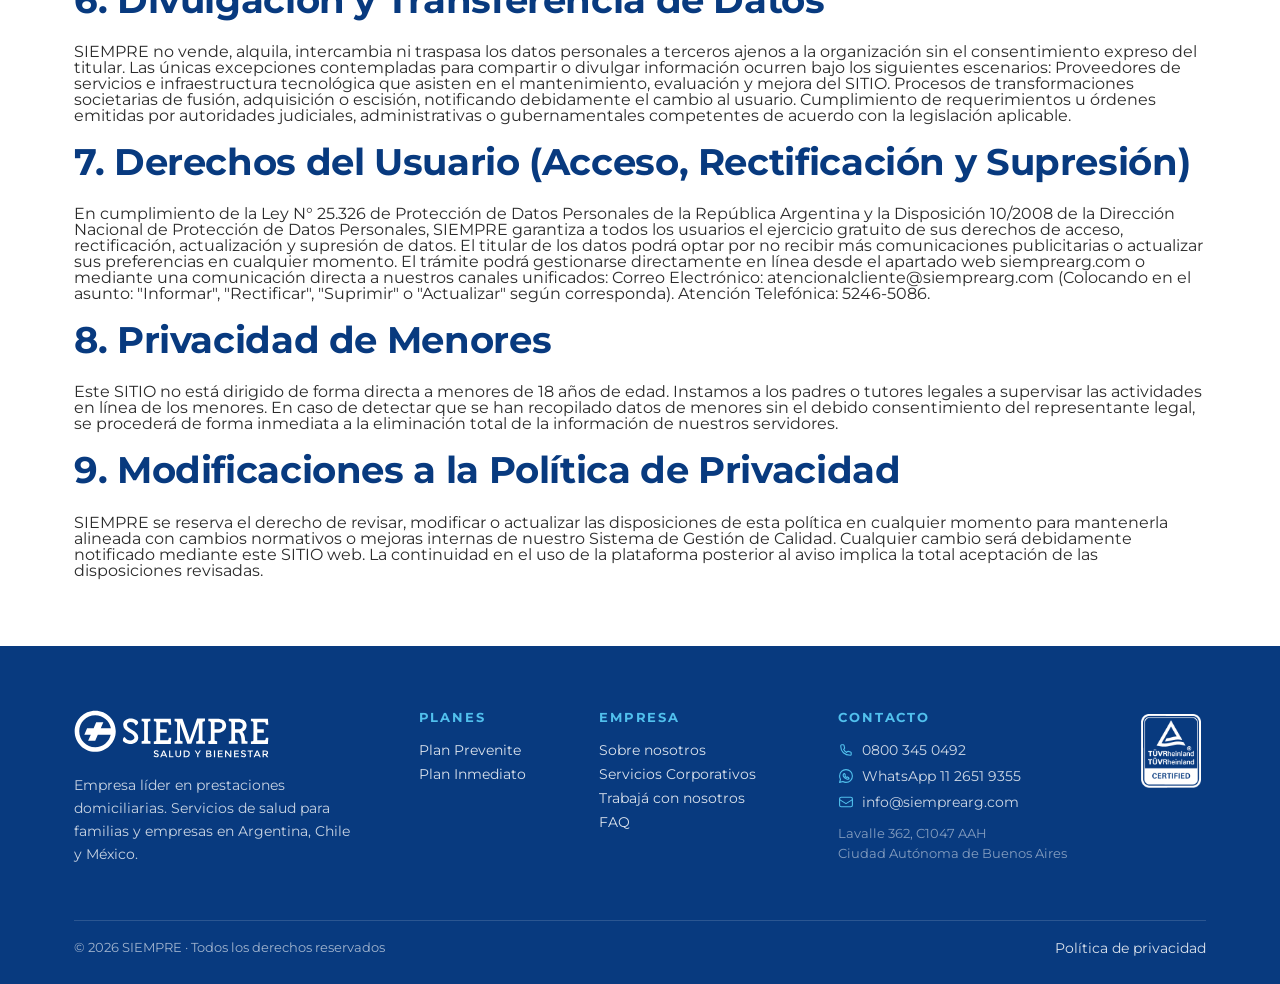
<file: politica-de-privacidad.html>
<!DOCTYPE html>

<html lang="es">
<head>
<meta charset="utf-8"/>
<meta content="width=device-width, initial-scale=1" name="viewport"/>
<title>Política de Privacidad | SIEMPRE Argentina</title>

<meta name="description" 
content="Conocé la Política de Privacidad de SIEMPRE Argentina y cómo protegemos, utilizamos y gestionamos los datos personales de quienes visitan nuestro sitio web.">

<meta content="Empresa líder en prestaciones domiciliarias. Acompañantes de salud, enfermería, kinesiología e hospitalización domiciliaria para familias y empresas. 0800 345 0492." name="description"/>
<meta content="SIEMPRE · Cuidamos lo que más importa" property="og:title"/>
<meta content="Servicios de salud y acompañamiento profesional en domicilio. Planes Inmediato y Prevenite." property="og:description"/>
<meta content="website" property="og:type"/>
<meta content="es_AR" property="og:locale"/>
<link href="https://fonts.googleapis.com" rel="preconnect"/>
<link crossorigin="" href="https://fonts.gstatic.com" rel="preconnect"/>
<link href="https://fonts.googleapis.com/css2?family=Montserrat:wght@300;400;500;600;700;800&amp;display=swap" rel="stylesheet"/>
<link href="assets/img/iso-siempre.svg" rel="icon" type="image/svg+xml"/>
<link href="assets/css/styles.css" rel="stylesheet"/>
</head>
<body class="home-page">
  
<!-- ============ HEADER ============ -->
<header class="site-header" id="siteHeader">

  <!-- TOPBAR -->
  <div class="topbar"> 

    <div class="container">

      <div class="topbar-inner">

        <!-- LEFT -->
        <div class="topbar-left">

          <!-- TELEFONO -->
          <a href="tel:08003450492">

            <svg 
              class="topbar-icon" 
              viewBox="0 0 20 20" 
              fill="none"
            >
              <path 
                d="M3.5 4.5A1 1 0 014.5 3.5h2a1 1 0 011 .75l.75 3a1 1 0 01-.29.97L7 9.17c.9 1.74 2.09 2.93 3.83 3.83l.92-.96a1 1 0 01.97-.29l3 .75a1 1 0 01.75 1v2a1 1 0 01-1 1C8.16 16.5 3.5 11.84 3.5 6V4.5z"
                stroke="currentColor"
                stroke-width="1.4"
                stroke-linejoin="round"
              />
            </svg>

            <strong>0800 345 0492</strong>

          </a>

          <!-- WHATSAPP -->
          <a href="https://wa.me/541126519355">

            <svg 
              class="topbar-icon" 
              viewBox="0 0 20 20" 
              fill="none"
            >
              <path 
                d="M10 2C5.58 2 2 5.58 2 10c0 1.48.4 2.87 1.1 4.07L2 18l4.07-1.07A7.96 7.96 0 0010 18c4.42 0 8-3.58 8-8s-3.58-8-8-8zm3.9 11.1c-.16.45-.94.87-1.3.92-.33.05-.74.07-1.2-.08a10.8 10.8 0 01-1.08-.4C8.64 12.8 7.4 11.22 7.3 11.08c-.1-.14-.84-1.1-.84-2.1 0-1 .52-1.49.7-1.7.18-.2.4-.25.53-.25h.38c.12 0 .29-.04.45.34l.58 1.4c.05.12.08.26 0 .42l-.22.33c-.07.1-.15.22-.06.43.38.77.97 1.38 1.73 1.76.2.1.32.08.44-.05l.3-.38c.1-.14.23-.18.37-.12l1.4.65c.16.08.27.12.3.2.04.1.04.53-.12.98z"
                stroke="currentColor"
                stroke-width="1.4"
                stroke-linejoin="round"
              />
            </svg>

            <strong>11 2651 9355</strong>

          </a>

        </div>

        <!-- RIGHT -->
        <div class="topbar-right">

          <div aria-label="Redes sociales" class="topbar-socials">

            <!-- FACEBOOK -->
            <a 
              aria-label="Facebook"
              href="https://facebook.com/Siemprearg/"
              target="_blank"
              rel="noopener noreferrer"
            >
              <svg viewBox="0 0 24 24" fill="currentColor">
                <path d="M13.5 21v-7.5h2.53l.38-2.94H13.5V8.72c0-.85.24-1.43 1.46-1.43h1.56V4.66c-.27-.04-1.2-.12-2.27-.12-2.24 0-3.78 1.37-3.78 3.88v2.16H8v2.94h2.47V21h3.03z"></path>
              </svg>
            </a>

            <!-- INSTAGRAM -->
            <a 
              aria-label="Instagram"
              href="https://instagram.com/Siemprearg/"
              target="_blank"
              rel="noopener noreferrer"
            >
              <svg viewBox="0 0 24 24" fill="currentColor">
  <path d="M7 2h10a5 5 0 015 5v10a5 5 0 01-5 5H7a5 5 0 01-5-5V7a5 5 0 015-5zm0 2a3 3 0 00-3 3v10a3 3 0 003 3h10a3 3 0 003-3V7a3 3 0 00-3-3H7zm5 3.5A5.5 5.5 0 1112 18.5 5.5 5.5 0 0112 7.5zm0 2A3.5 3.5 0 1012 16.5 3.5 3.5 0 0012 9.5zm5.75-3.25a1.25 1.25 0 11-1.25 1.25 1.25 1.25 0 011.25-1.25z"/>
</svg>

            <!-- LINKEDIN -->
            <a 
              aria-label="LinkedIn"
              href="https://linkedin.com/company/siemprearg/posts/?feedView=all"
              target="_blank"
              rel="noopener noreferrer"
            >
              <svg viewBox="0 0 24 24" fill="currentColor">
                <path d="M6.94 5A1.94 1.94 0 115.06 6.94 1.94 1.94 0 016.94 5zM5.16 8.5h3.56V20H5.16zm5.7 0h3.4v1.58h.05a3.73 3.73 0 013.36-1.84c3.59 0 4.25 2.36 4.25 5.44V20h-3.54v-5.08c0-1.21-.02-2.77-1.68-2.77-1.69 0-1.95 1.32-1.95 2.68V20H10.86z"></path>
              </svg>
            </a>

            <!-- YOUTUBE -->
            <a 
              aria-label="YouTube"
              href="https://youtube.com/channel/UCaNuEZdiyHlzwMGWf43lOsw"
              target="_blank"
              rel="noopener noreferrer"
            >
              <svg viewBox="0 0 24 24" fill="currentColor">
                <path d="M23.5 6.2s-.2-1.7-.9-2.4c-.9-.9-1.9-.9-2.4-1C16.8 2.5 12 2.5 12 2.5s-4.8 0-8.2.3c-.5.1-1.5.1-2.4 1C.7 4.5.5 6.2.5 6.2S.3 8.2.3 10.1v1.8c0 1.9.2 3.9.2 3.9s.2 1.7.9 2.4c.9.9 2.1.9 2.6 1 1.9.2 8 .3 8 .3s4.8 0 8.2-.3c.5-.1 1.5-.1 2.4-1 .7-.7.9-2.4.9-2.4s.2-2 .2-3.9v-1.8c0-1.9-.2-3.9-.2-3.9zM9.7 14.8V7.2l6.5 3.8-6.5 3.8z"/>
              </svg>
            </a>

          </div>

          <div class="country-dropdown-wrap">
            <button class="country-dropdown-btn"><span class="flag">🇦🇷</span><strong> SIEMPRE Argentina </strong><span class="country-caret">▾</span></button>
            <div class="country-dropdown-menu">
              <a href="https://siemprearg.com" target="_blank" rel="noopener"><span>🇦🇷</span> SIEMPRE Argentina</a>
              <a href="https://siemprechile.cl" target="_blank" rel="noopener"><span>🇨🇱</span> SIEMPRE Chile</a>
              <a href="https://careu.mx" target="_blank" rel="noopener"><span>🇲🇽</span> CARE U México</a>
            </div>
          </div>

        </div>

      </div>

    </div>

  </div>

  <!-- NAV -->
  <div class="container">

    <nav class="nav" id="mainNav">

      <a 
        aria-label="Inicio Siempre Argentina" 
        class="nav-logo" 
        href="index.html"
      >
        <img 
          alt="SIEMPRE" 
          class="logo-white" 
          src="assets/img/logo-siempre-blanco.svg"
        >

        <img 
          alt="SIEMPRE" 
          class="logo-blue" 
          src="assets/img/logo-siempre-azul.svg"
        >
      </a>

      <button 
        aria-label="Abrir menú" 
        class="nav-toggle" 
        onclick="document.getElementById('mainNav').classList.toggle('open')"
      >
        <span></span>
        <span></span>
        <span></span>
      </button>

      <ul class="nav-links">

        <li class="nav-dropdown">
          <a aria-haspopup="true" href="#">
            <strong>Servicios Privados</strong>
          </a>

          <ul class="nav-dropdown-menu">
            <li><a href="plan-prevenite.html">Plan Prevenite</a></li>
            <li><a href="plan-inmediato.html">Plan Inmediato</a></li>
          </ul>
        </li>

       <li>
         <a aria-haspopup="true" href="empresas.html" class="nav-active">
            <strong>Servicios Corporativos</strong>
             </a>
        </li>

        <li><a href="sobre-nosotros.html"><strong>Sobre Nosotros</strong></a></li>

        

        <li><a href="faq.html"><strong>FAQ</strong></a></li>

        <li><a href="trabaja-con-nosotros.html"><strong>Trabajá con nosotros</strong></a></li>

      </ul>

      <div class="nav-cta">
        <a class="btn btn-secondary" href="contacto.html">
          Contactar
        </a>
      </div>

    </nav>

  </div>

</header>


<!-- BANNER HERO -->
<section
  class="page-hero hero-privacidad"
  style="background-image:url('assets/img/banners/banner-politicas.png')"
>
  <div class="container">
    <div class="page-hero-inner">
      
      <h1><strong><br></strong></h1>
      
    </div>
  </div>
</section>

<!-- ============ POLÍTICA DE PRIVACIDAD ============ -->
<section class="privacy-section">

  <div class="container">

    <div class="section-header privacy-header">
      <span class="eyebrow">Información legal</span>

      <h1>
        Política de <strong>Privacidad</strong>
      </h1>

      <h2>1. Declaración General y Compromiso de Calidad</h2>

      <p class="privacy-text">
        SIEMPRE es una empresa de internación domiciliaria, cuidado y atención de pacientes en la República Argentina.
        Estamos profundamente comprometidos con el resguardo de la intimidad y la protección de datos personales de nuestros clientes, 
        socios, proveedores y asistentes de salud. 

        Nuestra organización cuenta con la certificación bajo normas ISO 9001-2015. Mantenemos políticas, normas y procedimientos permanentes 
        de seguridad física y lógica orientados a la mejora continua y al cumplimiento estricto de las regulaciones nacionales vigentes. 

        Esta política rige exclusivamente para los datos recopilados a través de nuestro sitio web oficial https://siemprearg.com y sus subdominios 
        asociados como el blog institucional (en adelante, el "SITIO"). No aplica a sitios web de terceros a los que el usuario pueda acceder mediante enlaces informativos.       
      </p>
    </div>


    <div class="privacy-content">

      <h2>2. Consentimiento y Registro de Usuarios</h2>

      <p>
        La navegación general por el SITIO es libre. Sin embargo, para la suscripción a boletines, el uso del blog (disponible en siemprearg.com) 
        o la gestión de servicios asistenciales, se requerirá el registro del usuario. 

        Los términos de esta Política de Privacidad se consideran expresamente conocidos y aceptados en el momento en que el usuario completa los 
        formularios web correspondientes y manifiesta su voluntad al hacer «click» en el recuadro de aceptación respectivo. Si usted no está de acuerdo 
        con estas disposiciones, por favor absténgase de utilizar el SITIO o de facilitar sus datos personales.      
      </p>


      <h2>3. Información Recopilada</h2>

      <p>
        SIEMPRE recopila información en el SITIO bajo dos modalidades: 

        Información Suministrada Voluntariamente: Datos personales identificables que el usuario ingresa de forma directa, tales como nombre completo, 
        dirección de correo electrónico, domicilio, Documento Nacional de Identidad (DNI), número de socio, teléfono o datos de la empresa. Estos datos 
        proporcionados no poseen el carácter de datos sensibles. 

        Información Recopilada Automáticamente (Cookies): Datos no personales que se obtienen de forma automatizada mediante la navegación, como direcciones 
        IP, tipo de navegador, sistema operativo, proveedor de servicios de internet (ISP), páginas visitadas, hora y duración de las visitas. El usuario puede 
        deshabilitar el uso de cookies en la configuración de su navegador, considerando que esto podría limitar el acceso a ciertos servicios específicos del SITIO.       
      </p>


      <h2>4. Fines del Tratamiento de los Datos</h2>

      <p>
        Al registrarse y brindar su consentimiento, el usuario autoriza de forma libre, previa, inequívoca y expresa que sus datos sean tratados con las siguientes 
        finalidades básicas: 

        Fines Asistenciales y de Gestión: Autenticar al socio, cliente, asistente de salud o proveedor; procesar transacciones y solicitudes; proveer de forma personalizada 
        y segura los servicios asistenciales de internación domiciliaria ofrecidos por SIEMPRE. 

        Fines Comerciales y de Comunicación: Remitir boletines informativos, responder consultas, cursar invitaciones a actividades institucionales, realizar encuestas de 
        satisfacción, evaluar hábitos y preferencias de consumo con fines estadísticos, y ejecutar futuras acciones de marketing directo sobre bienes o servicios de la empresa.      
      </p>


      <h2>5. Almacenamiento, Confidencialidad y Seguridad</h2>

      <p>
        La información recibida será manejada con absoluta confidencialidad y guardada en el banco de datos de SIEMPRE, el cual cumple con las medidas técnicas y 
        organizativas adecuadas para evitar su alteración o pérdida. Los datos no personales o de comunicaciones de usuarios pueden ser retenidos por tiempo indefinido 
        para evaluación y mejoras del servicio. 

        SIEMPRE restringe el acceso a la información personal únicamente a aquellos empleados, filiales o empresas pertenecientes a su grupo económico que requieran 
        razonablemente de dichos datos para brindar y optimizar el servicio brindado. 
      </p>


      <h2>6. Divulgación y Transferencia de Datos</h2>

      <p>
        SIEMPRE no vende, alquila, intercambia ni traspasa los datos personales a terceros ajenos a la organización sin el consentimiento expreso del titular. 
        Las únicas excepciones contempladas para compartir o divulgar información ocurren bajo los siguientes escenarios: 

        Proveedores de servicios e infraestructura tecnológica que asisten en el mantenimiento, evaluación y mejora del SITIO. 

        Procesos de transformaciones societarias de fusión, adquisición o escisión, notificando debidamente el cambio al usuario. 

        Cumplimiento de requerimientos u órdenes emitidas por autoridades judiciales, administrativas o gubernamentales competentes de acuerdo con la legislación aplicable. 
      </p>


      <h2>7. Derechos del Usuario (Acceso, Rectificación y Supresión) </h2>

      <p>
       En cumplimiento de la Ley N° 25.326 de Protección de Datos Personales de la República Argentina y la Disposición 10/2008 de la Dirección Nacional de Protección de 
       Datos Personales, SIEMPRE garantiza a todos los usuarios el ejercicio gratuito de sus derechos de acceso, rectificación, actualización y supresión de datos. 

        El titular de los datos podrá optar por no recibir más comunicaciones publicitarias o actualizar sus preferencias en cualquier momento. El trámite podrá gestionarse 
        directamente en línea desde el apartado web siemprearg.com o mediante una comunicación directa a nuestros canales unificados: 

        Correo Electrónico: atencionalcliente@siemprearg.com (Colocando en el asunto: "Informar", "Rectificar", "Suprimir" o "Actualizar" según corresponda). 

        Atención Telefónica: 5246-5086. 
      </p>


      <h2>8. Privacidad de Menores</h2>

      <p>
        Este SITIO no está dirigido de forma directa a menores de 18 años de edad. Instamos a los padres o tutores legales a supervisar las actividades en línea de los menores. 
        En caso de detectar que se han recopilado datos de menores sin el debido consentimiento del representante legal, se procederá de forma inmediata a la eliminación total 
        de la información de nuestros servidores.
      </p>

      <h2>9. Modificaciones a la Política de Privacidad</h2>

      <p>
        SIEMPRE se reserva el derecho de revisar, modificar o actualizar las disposiciones de esta política en cualquier momento para mantenerla alineada con cambios 
        normativos o mejoras internas de nuestro Sistema de Gestión de Calidad. Cualquier cambio será debidamente notificado mediante este SITIO web. La continuidad 
        en el uso de la plataforma posterior al aviso implica la total aceptación de las disposiciones revisadas.
      </p>

    </div>

  </div>

</section>


<!-- ============ FOOTER ============ -->
<footer class="site-footer">
  <div class="container">

    <div class="footer-grid">

      <!-- MARCA -->
      <div class="footer-brand-col">

        <img
          src="assets/img/logo-siempre-blanco.svg"
          alt="SIEMPRE"
          class="footer-logo"
        >

        <p>
          Empresa líder en prestaciones domiciliarias.
          Servicios de salud para familias y empresas en
          Argentina, Chile y México.
        </p>

        <div class="footer-socials-mobile">

          <a
            aria-label="Facebook"
            href="https://facebook.com/Siemprearg/"
            target="_blank"
            rel="noopener noreferrer"
          >
            <svg viewBox="0 0 24 24" fill="currentColor">
              <path d="M13.5 21v-7.5h2.53l.38-2.94H13.5V8.72c0-.85.24-1.43 1.46-1.43h1.56V4.66c-.27-.04-1.2-.12-2.27-.12-2.24 0-3.78 1.37-3.78 3.88v2.16H8v2.94h2.47V21h3.03z"></path>
            </svg>
          </a>

          <a
            aria-label="Instagram"
            href="https://instagram.com/Siemprearg/"
            target="_blank"
            rel="noopener noreferrer"
          >
            <svg viewBox="0 0 24 24" fill="currentColor">
              <path d="M7 2h10a5 5 0 015 5v10a5 5 0 01-5 5H7a5 5 0 01-5-5V7a5 5 0 015-5zm0 2a3 3 0 00-3 3v10a3 3 0 003 3h10a3 3 0 003-3V7a3 3 0 00-3-3H7zm5 3.5A5.5 5.5 0 1112 18.5 5.5 5.5 0 0112 7.5zm0 2A3.5 3.5 0 1012 16.5 3.5 3.5 0 0012 9.5zm5.75-3.25a1.25 1.25 0 11-1.25 1.25 1.25 1.25 0 011.25-1.25z"></path>
            </svg>
          </a>

          <a
            aria-label="LinkedIn"
            href="https://linkedin.com/company/siemprearg/posts/?feedView=all"
            target="_blank"
            rel="noopener noreferrer"
          >
            <svg viewBox="0 0 24 24" fill="currentColor">
              <path d="M6.94 5A1.94 1.94 0 115.06 6.94 1.94 1.94 0 016.94 5zM5.16 8.5h3.56V20H5.16zm5.7 0h3.4v1.58h.05a3.73 3.73 0 013.36-1.84c3.59 0 4.25 2.36 4.25 5.44V20h-3.54v-5.08c0-1.21-.02-2.77-1.68-2.77-1.69 0-1.95 1.32-1.95 2.68V20H10.86z"></path>
            </svg>
          </a>

          <a
            aria-label="YouTube"
            href="https://youtube.com/channel/UCaNuEZdiyHlzwMGWf43lOsw"
            target="_blank"
            rel="noopener noreferrer"
          >
            <svg viewBox="0 0 24 24" fill="currentColor">
              <path d="M23.5 6.2s-.2-1.7-.9-2.4c-.9-.9-1.9-.9-2.4-1C16.8 2.5 12 2.5 12 2.5s-4.8 0-8.2.3c-.5.1-1.5.1-2.4 1C.7 4.5.5 6.2.5 6.2S.3 8.2.3 10.1v1.8c0 1.9.2 3.9.2 3.9s.2 1.7.9 2.4c.9.9 2.1.9 2.6 1 1.9.2 8 .3 8 .3s4.8 0 8.2-.3c.5-.1 1.5-.1 2.4-1 .7-.7.9-2.4.9-2.4s.2-2 .2-3.9v-1.8c0-1.9-.2-3.9-.2-3.9zM9.7 14.8V7.2l6.5 3.8-6.5 3.8z"></path>
            </svg>
          </a>

        </div>
      </div>

      <!-- PLANES -->
      <div>
        <h4 class="footer-heading-accent">Planes</h4>

        <ul>
          <li><a href="plan-prevenite.html">Plan Prevenite</a></li>
          <li><a href="plan-inmediato.html">Plan Inmediato</a></li>
        </ul>

        <!-- ISO SOLO MOBILE -->
        <div class="footer-iso-mobile">
          <img
            src="assets/img/logos/certificacion-ISO.png"
            alt="Certificación ISO"
            class="footer-iso"
          >
        </div>
      </div>

      <!-- EMPRESA -->
      <div>
        <h4 class="footer-heading-accent">Empresa</h4>

        <ul>
          <li><a href="sobre-nosotros.html">Sobre nosotros</a></li>
          <li><a href="empresas.html">Servicios Corporativos</a></li>
          <li><a href="trabaja-con-nosotros.html">Trabajá con nosotros</a></li>
          <li><a href="faq.html">FAQ</a></li>
        </ul>
      </div>

      <!-- CONTACTO -->
      <div>
        <h4 class="footer-heading-accent">Contacto</h4>

        <ul class="footer-contact-list">

          <li>
            <a href="tel:08003450492">
              <svg class="footer-icon" viewBox="0 0 20 20" fill="none">
                <path
                  d="M3.5 4.5A1 1 0 014.5 3.5h2a1 1 0 011 .75l.75 3a1 1 0 01-.29.97L7 9.17c.9 1.74 2.09 2.93 3.83 3.83l.92-.96a1 1 0 01.97-.29l3 .75a1 1 0 01.75 1v2a1 1 0 01-1 1C8.16 16.5 3.5 11.84 3.5 6V4.5z"
                  stroke="var(--c-secondary)"
                  stroke-width="1.4"
                  stroke-linejoin="round"
                ></path>
              </svg>
              0800 345 0492
            </a>
          </li>

          <li>
            <a
              href="https://wa.me/541126519355"
              target="_blank"
              rel="noopener"
            >
              <svg class="footer-icon" viewBox="0 0 20 20" fill="none">
                <path
                  d="M10 2C5.58 2 2 5.58 2 10c0 1.48.4 2.87 1.1 4.07L2 18l4.07-1.07A7.96 7.96 0 0010 18c4.42 0 8-3.58 8-8s-3.58-8-8-8zm3.9 11.1c-.16.45-.94.87-1.3.92-.33.05-.74.07-1.2-.08a10.8 10.8 0 01-1.08-.4C8.64 12.8 7.4 11.22 7.3 11.08c-.1-.14-.84-1.1-.84-2.1 0-1 .52-1.49.7-1.7.18-.2.4-.25.53-.25h.38c.12 0 .29-.04.45.34l.58 1.4c.05.12.08.26 0 .42l-.22.33c-.07.1-.15.22-.06.43.38.77.97 1.38 1.73 1.76.2.1.32.08.44-.05l.3-.38c.1-.14.23-.18.37-.12l1.4.65c.16.08.27.12.3.2.04.1.04.53-.12.98z"
                  stroke="var(--c-secondary)"
                  stroke-width="1.4"
                  stroke-linejoin="round"
                ></path>
              </svg>
              WhatsApp 11&nbsp;2651&nbsp;9355
            </a>
          </li>

          <li>
            <a href="mailto:info@siemprearg.com">
              <svg class="footer-icon" viewBox="0 0 20 20" fill="none">
                <rect
                  x="2"
                  y="4"
                  width="16"
                  height="12"
                  rx="2"
                  stroke="var(--c-secondary)"
                  stroke-width="1.4"
                ></rect>
                <path
                  d="M2 7l8 5 8-5"
                  stroke="var(--c-secondary)"
                  stroke-width="1.4"
                  stroke-linejoin="round"
                ></path>
              </svg>
              info@siemprearg.com
            </a>
          </li>

        </ul>

        <p class="footer-address">
          Lavalle 362, C1047 AAH<br>
          Ciudad Autónoma de Buenos Aires
        </p>
      </div>

      <!-- ISO SOLO DESKTOP -->
      <div class="footer-iso-desktop">
        <img
          src="assets/img/logos/certificacion-ISO.png"
          alt="Certificación ISO"
          class="footer-iso"
        >
      </div>

    </div>

    <!-- PARTE INFERIOR -->
    <div class="footer-bottom">
      <div>© 2026 SIEMPRE · Todos los derechos reservados</div>

      <div>
        <a href="politica-de-privacidad.html">
          Política de privacidad
        </a>
      </div>
    </div>

  </div>
</footer>

<!-- ============ FLOATING CTAs ============ -->
<a aria-label="Contactar por WhatsApp" class="float-whatsapp" href="https://wa.me/541126519355" rel="noopener" target="_blank"><svg aria-hidden="true" focusable="false" viewbox="0 0 32 32"><path d="M16 2.667C8.636 2.667 2.667 8.636 2.667 16c0 2.547.722 4.92 1.969 6.946L2.667 29.333l6.59-1.948A13.276 13.276 0 0 0 16 29.333c7.364 0 13.333-5.969 13.333-13.333S23.364 2.667 16 2.667zm0 24.346c-2.139 0-4.205-.582-5.999-1.687l-.43-.255-3.911 1.156 1.169-3.808-.282-.443A10.66 10.66 0 0 1 5.333 16c0-5.882 4.785-10.667 10.667-10.667S26.667 10.118 26.667 16 21.882 27.013 16 27.013zm6.157-7.99c-.337-.169-1.991-.982-2.299-1.094-.308-.113-.532-.169-.756.169-.224.337-.866 1.094-1.062 1.318-.196.224-.392.252-.728.084-.337-.169-1.422-.524-2.708-1.671-1.001-.892-1.676-1.992-1.872-2.329-.196-.337-.021-.519.148-.687.151-.151.337-.392.505-.589.169-.196.224-.337.337-.561.113-.224.056-.421-.028-.589-.084-.169-.756-1.823-1.036-2.497-.273-.655-.55-.566-.756-.577l-.644-.012c-.224 0-.589.084-.897.421-.308.337-1.176 1.149-1.176 2.803 0 1.654 1.204 3.252 1.371 3.476.169.224 2.371 3.621 5.745 5.077.803.347 1.43.554 1.918.708.806.256 1.539.22 2.119.134.646-.097 1.991-.813 2.272-1.598.281-.785.281-1.458.196-1.598-.084-.141-.308-.224-.645-.392z" fill="currentColor"></path></svg></a>
<script>
(function(){
  var h = document.getElementById('siteHeader');
  if(!h) return;
  function onScroll(){
    if(window.scrollY > 40) h.classList.add('is-scrolled');
    else h.classList.remove('is-scrolled');
  }
  window.addEventListener('scroll', onScroll, {passive:true});
  onScroll();
})();
</script>
</body>
</html>
</file>
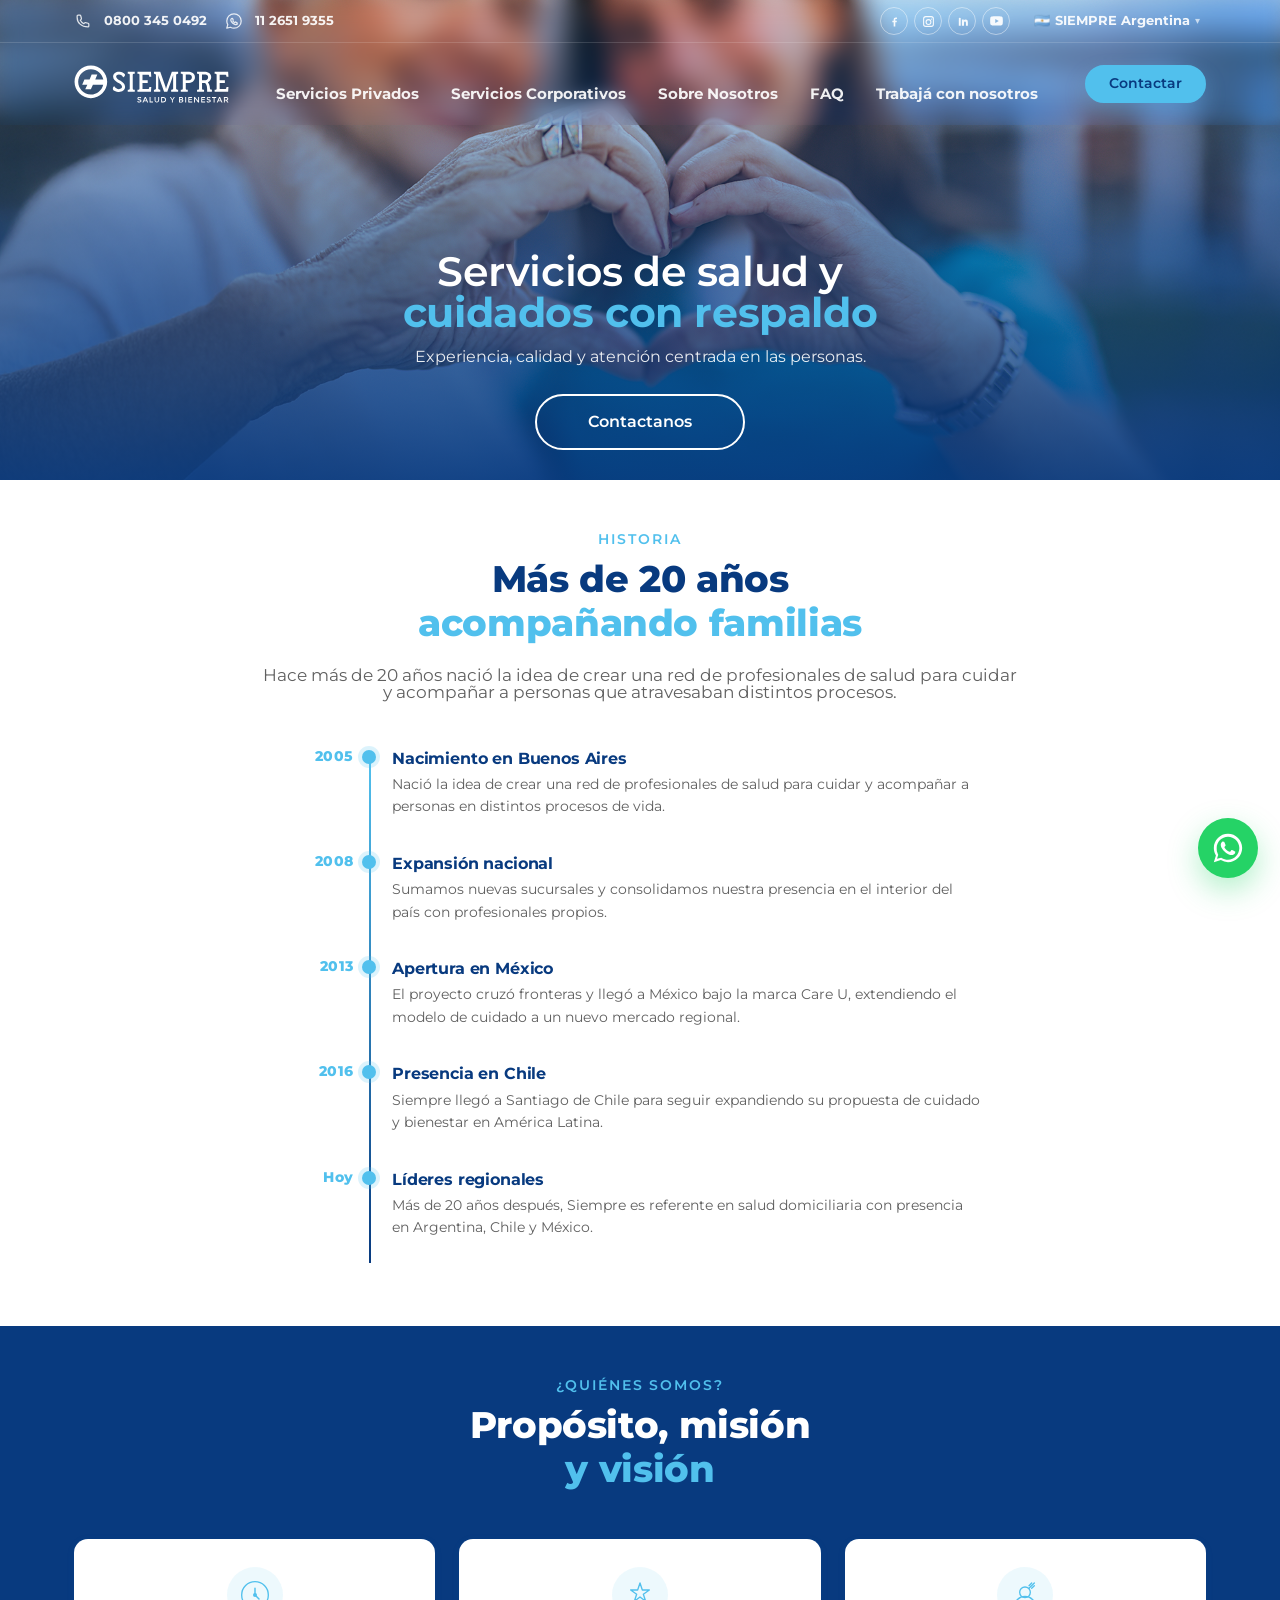
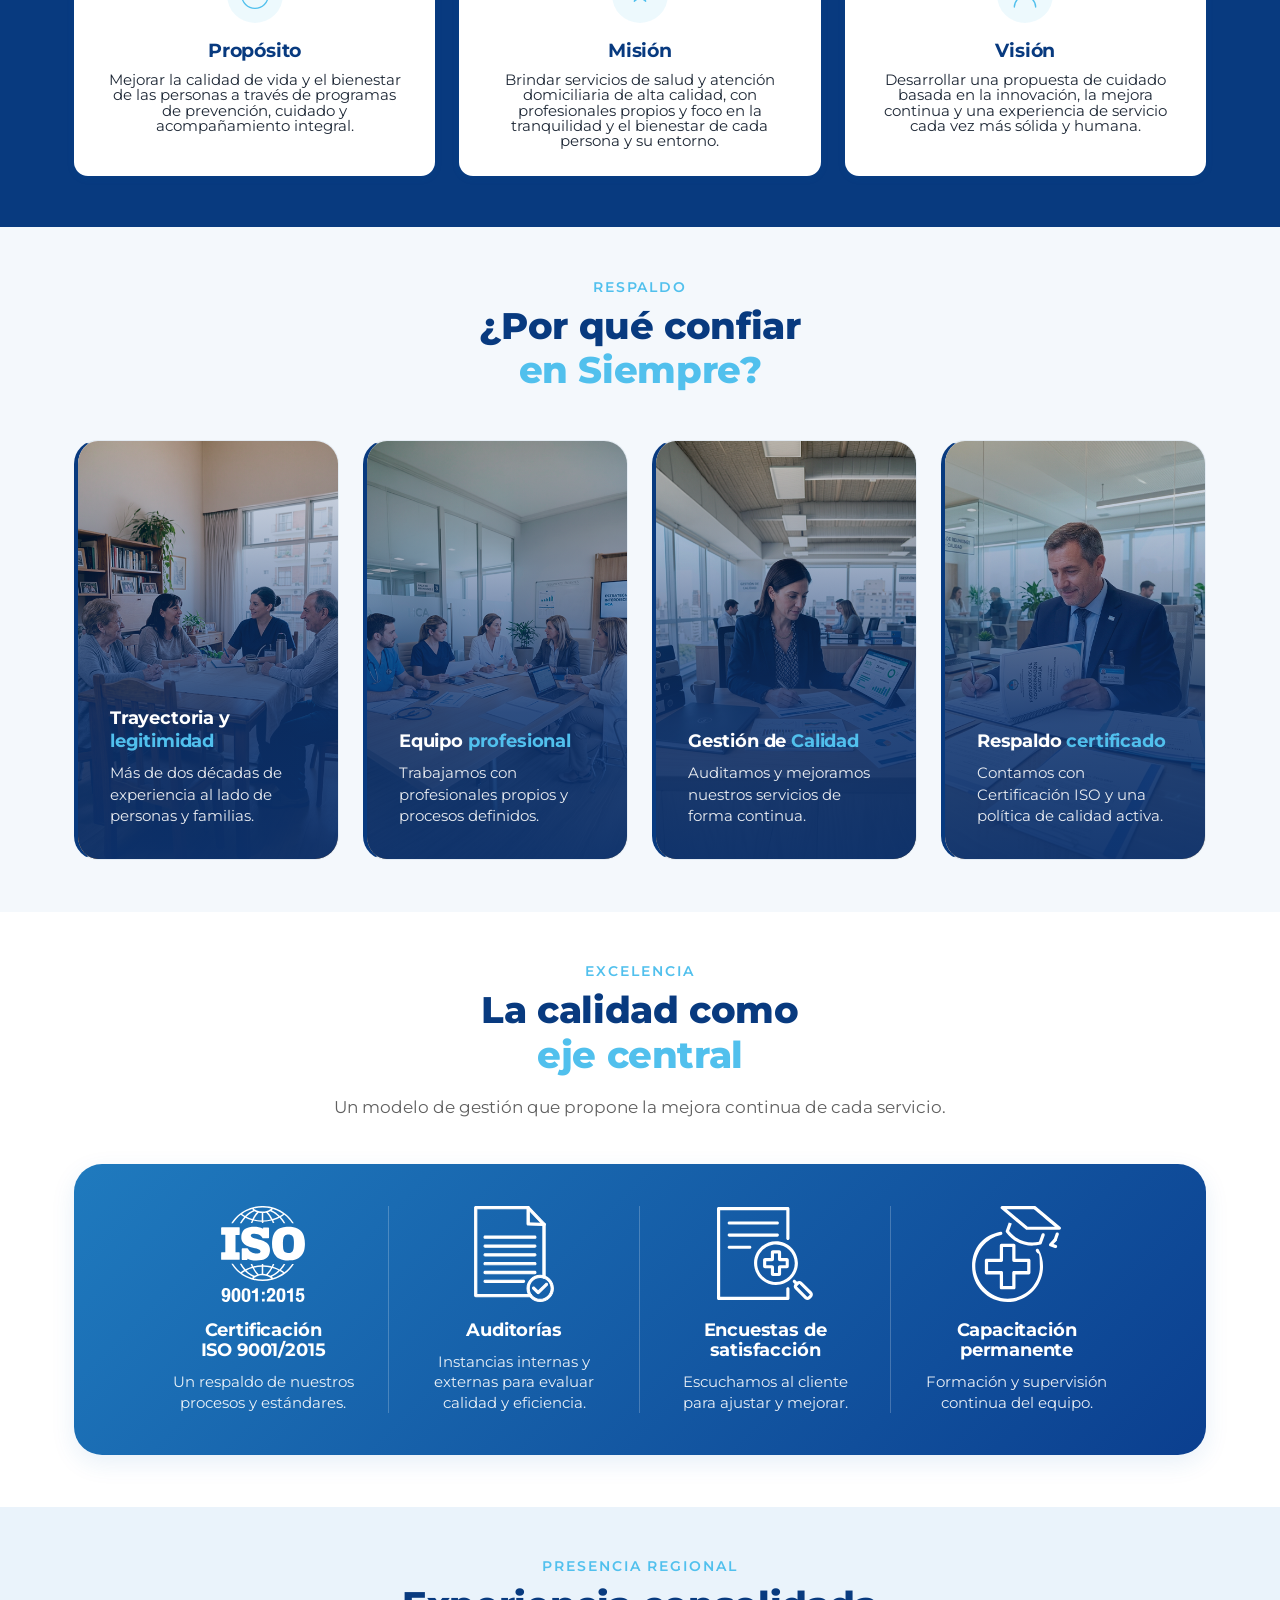
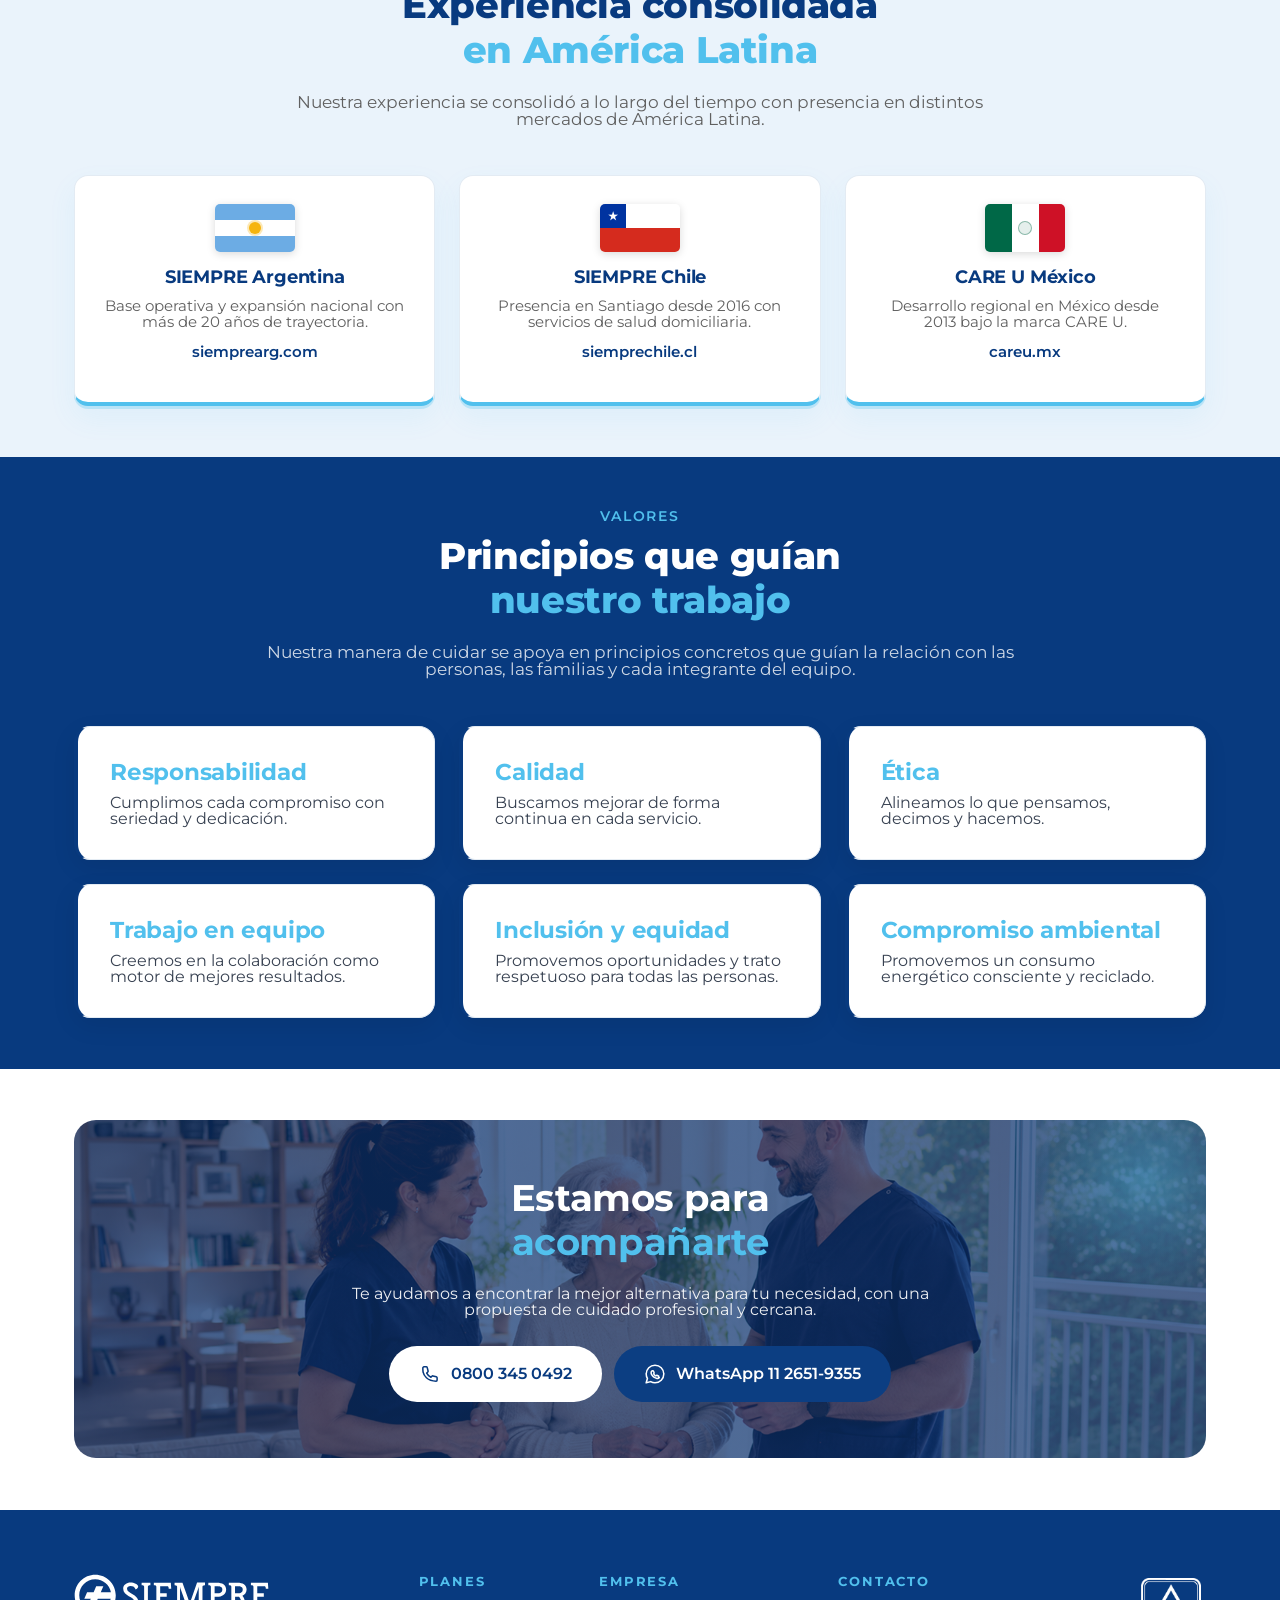
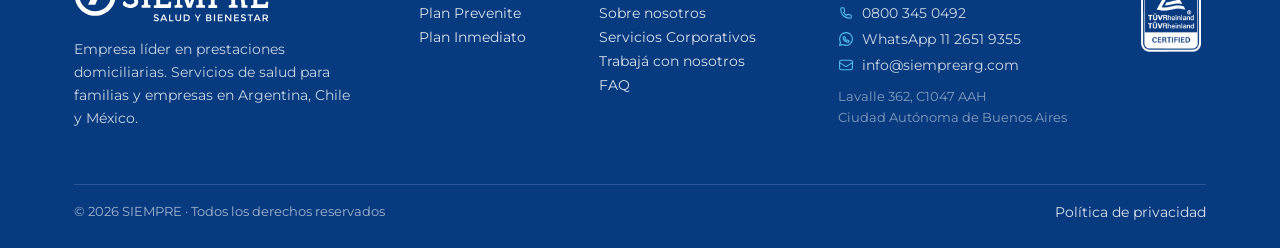
<file: sobre-nosotros.html>
<!DOCTYPE html>

<html lang="es">
<head>
<meta charset="utf-8"/>
<meta content="width=device-width, initial-scale=1" name="viewport"/>
<title>Sobre Nosotros | SIEMPRE Argentina</title>

<meta name="description"
content="Conocé la trayectoria, misión y valores de SIEMPRE Argentina, empresa especializada en servicios de salud y atención domiciliaria.">

<meta content="Empresa líder en prestaciones domiciliarias. Acompañantes de salud, enfermería, kinesiología e hospitalización domiciliaria para familias y empresas. 0800 345 0492." name="description"/>
<meta content="SIEMPRE · Cuidamos lo que más importa" property="og:title"/>
<meta content="Servicios de salud y acompañamiento profesional en domicilio. Planes Inmediato y Prevenite." property="og:description"/>
<meta content="website" property="og:type"/>
<meta content="es_AR" property="og:locale"/>
<link href="https://fonts.googleapis.com" rel="preconnect"/>
<link crossorigin="" href="https://fonts.gstatic.com" rel="preconnect"/>
<link href="https://fonts.googleapis.com/css2?family=Montserrat:wght@300;400;500;600;700;800&amp;display=swap" rel="stylesheet"/>
<link href="assets/img/iso-siempre.svg" rel="icon" type="image/svg+xml"/>
<link href="assets/css/styles.css" rel="stylesheet"/>
</head>
<body class="home-page">
  
<!-- ============ HEADER ============ -->
<header class="site-header" id="siteHeader">

  <!-- TOPBAR -->
  <div class="topbar"> 

    <div class="container">

      <div class="topbar-inner">

        <!-- LEFT -->
        <div class="topbar-left">

          <!-- TELEFONO -->
          <a href="tel:08003450492">

            <svg 
              class="topbar-icon" 
              viewBox="0 0 20 20" 
              fill="none"
            >
              <path 
                d="M3.5 4.5A1 1 0 014.5 3.5h2a1 1 0 011 .75l.75 3a1 1 0 01-.29.97L7 9.17c.9 1.74 2.09 2.93 3.83 3.83l.92-.96a1 1 0 01.97-.29l3 .75a1 1 0 01.75 1v2a1 1 0 01-1 1C8.16 16.5 3.5 11.84 3.5 6V4.5z"
                stroke="currentColor"
                stroke-width="1.4"
                stroke-linejoin="round"
              />
            </svg>

            <strong>0800 345 0492</strong>

          </a>

          <!-- WHATSAPP -->
          <a href="https://wa.me/541126519355">

            <svg 
              class="topbar-icon" 
              viewBox="0 0 20 20" 
              fill="none"
            >
              <path 
                d="M10 2C5.58 2 2 5.58 2 10c0 1.48.4 2.87 1.1 4.07L2 18l4.07-1.07A7.96 7.96 0 0010 18c4.42 0 8-3.58 8-8s-3.58-8-8-8zm3.9 11.1c-.16.45-.94.87-1.3.92-.33.05-.74.07-1.2-.08a10.8 10.8 0 01-1.08-.4C8.64 12.8 7.4 11.22 7.3 11.08c-.1-.14-.84-1.1-.84-2.1 0-1 .52-1.49.7-1.7.18-.2.4-.25.53-.25h.38c.12 0 .29-.04.45.34l.58 1.4c.05.12.08.26 0 .42l-.22.33c-.07.1-.15.22-.06.43.38.77.97 1.38 1.73 1.76.2.1.32.08.44-.05l.3-.38c.1-.14.23-.18.37-.12l1.4.65c.16.08.27.12.3.2.04.1.04.53-.12.98z"
                stroke="currentColor"
                stroke-width="1.4"
                stroke-linejoin="round"
              />
            </svg>

            <strong>11 2651 9355</strong>

          </a>

        </div>

        <!-- RIGHT -->
        <div class="topbar-right">

          <div aria-label="Redes sociales" class="topbar-socials">

            <!-- FACEBOOK -->
            <a 
              aria-label="Facebook"
              href="https://facebook.com/Siemprearg/"
              target="_blank"
              rel="noopener noreferrer"
            >
              <svg viewBox="0 0 24 24" fill="currentColor">
                <path d="M13.5 21v-7.5h2.53l.38-2.94H13.5V8.72c0-.85.24-1.43 1.46-1.43h1.56V4.66c-.27-.04-1.2-.12-2.27-.12-2.24 0-3.78 1.37-3.78 3.88v2.16H8v2.94h2.47V21h3.03z"></path>
              </svg>
            </a>

            <!-- INSTAGRAM -->
            <a 
              aria-label="Instagram"
              href="https://instagram.com/Siemprearg/"
              target="_blank"
              rel="noopener noreferrer"
            >
              <svg viewBox="0 0 24 24" fill="currentColor">
  <path d="M7 2h10a5 5 0 015 5v10a5 5 0 01-5 5H7a5 5 0 01-5-5V7a5 5 0 015-5zm0 2a3 3 0 00-3 3v10a3 3 0 003 3h10a3 3 0 003-3V7a3 3 0 00-3-3H7zm5 3.5A5.5 5.5 0 1112 18.5 5.5 5.5 0 0112 7.5zm0 2A3.5 3.5 0 1012 16.5 3.5 3.5 0 0012 9.5zm5.75-3.25a1.25 1.25 0 11-1.25 1.25 1.25 1.25 0 011.25-1.25z"/>
</svg>

            <!-- LINKEDIN -->
            <a 
              aria-label="LinkedIn"
              href="https://linkedin.com/company/siemprearg/posts/?feedView=all"
              target="_blank"
              rel="noopener noreferrer"
            >
              <svg viewBox="0 0 24 24" fill="currentColor">
                <path d="M6.94 5A1.94 1.94 0 115.06 6.94 1.94 1.94 0 016.94 5zM5.16 8.5h3.56V20H5.16zm5.7 0h3.4v1.58h.05a3.73 3.73 0 013.36-1.84c3.59 0 4.25 2.36 4.25 5.44V20h-3.54v-5.08c0-1.21-.02-2.77-1.68-2.77-1.69 0-1.95 1.32-1.95 2.68V20H10.86z"></path>
              </svg>
            </a>

            <!-- YOUTUBE -->
            <a 
              aria-label="YouTube"
              href="https://youtube.com/channel/UCaNuEZdiyHlzwMGWf43lOsw"
              target="_blank"
              rel="noopener noreferrer"
            >
              <svg viewBox="0 0 24 24" fill="currentColor">
                <path d="M23.5 6.2s-.2-1.7-.9-2.4c-.9-.9-1.9-.9-2.4-1C16.8 2.5 12 2.5 12 2.5s-4.8 0-8.2.3c-.5.1-1.5.1-2.4 1C.7 4.5.5 6.2.5 6.2S.3 8.2.3 10.1v1.8c0 1.9.2 3.9.2 3.9s.2 1.7.9 2.4c.9.9 2.1.9 2.6 1 1.9.2 8 .3 8 .3s4.8 0 8.2-.3c.5-.1 1.5-.1 2.4-1 .7-.7.9-2.4.9-2.4s.2-2 .2-3.9v-1.8c0-1.9-.2-3.9-.2-3.9zM9.7 14.8V7.2l6.5 3.8-6.5 3.8z"/>
              </svg>
            </a>

          </div>

          <div class="country-dropdown-wrap">
            <button class="country-dropdown-btn"><span class="flag">🇦🇷</span><strong> SIEMPRE Argentina </strong><span class="country-caret">▾</span></button>
            <div class="country-dropdown-menu">
              <a href="https://siemprearg.com" target="_blank" rel="noopener"><span>🇦🇷</span> SIEMPRE Argentina</a>
              <a href="https://siemprechile.cl" target="_blank" rel="noopener"><span>🇨🇱</span> SIEMPRE Chile</a>
              <a href="https://careu.mx" target="_blank" rel="noopener"><span>🇲🇽</span> CARE U México</a>
            </div>
          </div>

        </div>

      </div>

    </div>

  </div>

  <!-- NAV -->
  <div class="container">

    <nav class="nav" id="mainNav">

      <a 
        aria-label="Inicio Siempre Argentina" 
        class="nav-logo" 
        href="index.html"
      >
        <img 
          alt="SIEMPRE" 
          class="logo-white" 
          src="assets/img/logo-siempre-blanco.svg"
        >

        <img 
          alt="SIEMPRE" 
          class="logo-blue" 
          src="assets/img/logo-siempre-azul.svg"
        >
      </a>

      <button 
        aria-label="Abrir menú" 
        class="nav-toggle" 
        onclick="document.getElementById('mainNav').classList.toggle('open')"
      >
        <span></span>
        <span></span>
        <span></span>
      </button>

      <ul class="nav-links">

        <li class="nav-dropdown">
          <a aria-haspopup="true" href="#">
            <strong>Servicios Privados</strong>
          </a>

          <ul class="nav-dropdown-menu">
            <li><a href="plan-prevenite.html">Plan Prevenite</a></li>
            <li><a href="plan-inmediato.html">Plan Inmediato</a></li>
          </ul>
        </li>

       <li>
         <a aria-haspopup="true" href="empresas.html" class="nav-active">
            <strong>Servicios Corporativos</strong>
             </a>
        </li>

        <li><a href="sobre-nosotros.html"><strong>Sobre Nosotros</strong></a></li>

        

        <li><a href="faq.html"><strong>FAQ</strong></a></li>

        <li><a href="trabaja-con-nosotros.html"><strong>Trabajá con nosotros</strong></a></li>

      </ul>

      <div class="nav-cta">
        <a class="btn btn-secondary" href="contacto.html">
          Contactar
        </a>
      </div>

    </nav>

  </div>

</header>

<!-- ============ PAGE HERO ============ -->
<section class="page-hero hero-sobre-nosotros" style="background-image:url('assets/img/banners/banner-4.jpg')">
  <div class="container">
    <div class="page-hero-inner">
      <h1>Servicios de salud y<br><span style="color:var(--c-secondary);font-weight:700">cuidados con respaldo</span></h1>
      <p class="lead">Experiencia, calidad y atención centrada en las personas.</p>
      <div class="hero-ctas">
        <a href="contacto.html" class="btn btn-ghost-light btn-lg">Contactanos</a>
      </div>
    </div>
  </div>
</section>

<!-- ============ TIMELINE ============ -->
<section>
  <div class="container">
    <div class="section-header">
      <span class="eyebrow">Historia</span>
      <h2>Más de 20 años<br><span style="color:var(--c-secondary)">acompañando familias</span></h2>
      <p>Hace más de 20 años nació la idea de crear una red de profesionales de salud para cuidar y acompañar a personas que atravesaban distintos procesos.</p>
    </div>
    <div class="historia-timeline">
      <div class="historia-item">
        <div class="historia-year">2005</div>
        <div class="historia-line"></div>
        <div class="historia-body">
          <h3>Nacimiento en Buenos Aires</h3>
          <p>Nació la idea de crear una red de profesionales de salud para cuidar y acompañar a personas en distintos procesos de vida.</p>
        </div>
      </div>
      <div class="historia-item">
        <div class="historia-year">2008</div>
        <div class="historia-line"></div>
        <div class="historia-body">
          <h3>Expansión nacional</h3>
          <p>Sumamos nuevas sucursales y consolidamos nuestra presencia en el interior del país con profesionales propios.</p>
        </div>
      </div>
      <div class="historia-item">
        <div class="historia-year">2013</div>
        <div class="historia-line"></div>
        <div class="historia-body">
          <h3>Apertura en México</h3>
          <p>El proyecto cruzó fronteras y llegó a México bajo la marca Care U, extendiendo el modelo de cuidado a un nuevo mercado regional.</p>
        </div>
      </div>
      <div class="historia-item">
        <div class="historia-year">2016</div>
        <div class="historia-line"></div>
        <div class="historia-body">
          <h3>Presencia en Chile</h3>
          <p>Siempre llegó a Santiago de Chile para seguir expandiendo su propuesta de cuidado y bienestar en América Latina.</p>
        </div>
      </div>
      <div class="historia-item">
        <div class="historia-year">Hoy</div>
        <div class="historia-line"></div>
        <div class="historia-body">
          <h3>Líderes regionales</h3>
          <p>Más de 20 años después, Siempre es referente en salud domiciliaria con presencia en Argentina, Chile y México.</p>
        </div>
      </div>
    </div>
  </div>
</section>


<!-- ============ PROPUESTA DE VALOR ============ 
<section id="propuesta">

  <div class="container">

    <div class="section-header">
      <span class="eyebrow">¿Quiénes somos?</span>

      <h2>
        Una empresa orientada al bienestar<br>
        <span style="color:var(--c-secondary)">
          y al cuidado
        </span>
      </h2>

      <p>
        Trabajamos con una propuesta basada en la experiencia,
        el seguimiento profesional y una atención centrada en las personas.
      </p>
    </div>

    <div class="grid grid-3">-->

      <!-- CARD 1 
      <article class="card-image">

        <div 
          class="card-media"
          style="background-image:url('assets/img/content/profesionales-propios.png')"
        ></div>

        <div class="card-body">

          <h3>Profesionales <span class="inmediato-highlight">propios</span></h3>

          <p>
            Equipos preparados para sostener la calidad,
            seguridad y el seguimiento de cada servicio.
          </p>

        </div>

      </article>-->

      <!-- CARD 2 
      <article class="card-image">

        <div 
          class="card-media"
          style="background-image:url('assets/img/content/atencion-humanizada.png')"
        ></div>

        <div class="card-body">

          <h3>Atención <span class="inmediato-highlight">humanizada</span></h3>

          <p>
            Una propuesta que prioriza la contención,
            el bienestar y la tranquilidad del entorno familiar.
          </p>

        </div>

      </article>-->

      <!-- CARD 3 
      <article class="card-image">

        <div 
          class="card-media"
          style="background-image:url('assets/img/content/seguimiento-permanente.png')"
        ></div>

        <div class="card-body">

          <h3>Seguimiento <span class="inmediato-highlight">permanente</span></h3>

          <p>
            Procesos definidos, supervisión constante y escucha activa
            para mejorar de manera continua.
          </p>

        </div>

      </article>

    </div>

  </div>

</section>-->



<!-- ============ PROPÓSITO MISIÓN VISIÓN ============ -->
<section class="section-primary" id="pmv-section">
  <div class="container">
    <div class="section-header">
      <span class="eyebrow">¿Quiénes somos?</span>
      <h2>Propósito, misión<br><span style="color:var(--c-secondary)">y visión</span></h2>
    </div>
    <div class="grid grid-3">
      <div class="card card-accent pmv-card">
        <div class="pmv-icon">
          <svg viewBox="0 0 48 48" fill="none" xmlns="http://www.w3.org/2000/svg">
            <path d="M24 4C13 4 4 13 4 24s9 20 20 20 20-9 20-20S35 4 24 4z" stroke="var(--c-secondary)" stroke-width="2"/>
            <path d="M24 14v10l6 6" stroke="var(--c-secondary)" stroke-width="2.2" stroke-linecap="round" stroke-linejoin="round"/>
            <circle cx="24" cy="24" r="3" fill="var(--c-secondary)"/>
          </svg>
        </div>
        <h3>Propósito</h3>
        <p>Mejorar la calidad de vida y el bienestar de las personas a través de programas de prevención, cuidado y acompañamiento integral.</p>
      </div>
      <div class="card card-accent pmv-card">
        <div class="pmv-icon">
          <svg viewBox="0 0 48 48" fill="none" xmlns="http://www.w3.org/2000/svg">
            <path d="M24 6l3.5 10.5H38l-9 6.5 3.5 10.5L24 27l-8.5 6.5 3.5-10.5-9-6.5h10.5z" stroke="var(--c-secondary)" stroke-width="2" stroke-linejoin="round"/>
          </svg>
        </div>
        <h3>Misión</h3>
        <p>Brindar servicios de salud y atención domiciliaria de alta calidad, con profesionales propios y foco en la tranquilidad y el bienestar de cada persona y su entorno.</p>
      </div>
      <div class="card card-accent pmv-card">
        <div class="pmv-icon">
          <svg viewBox="0 0 48 48" fill="none" xmlns="http://www.w3.org/2000/svg">
            <circle cx="24" cy="20" r="8" stroke="var(--c-secondary)" stroke-width="2"/>
            <path d="M8 42c0-8.8 7.2-16 16-16s16 7.2 16 16" stroke="var(--c-secondary)" stroke-width="2" stroke-linecap="round"/>
            <path d="M30 10l4-4M34 14l4-4M30 14l8-8" stroke="var(--c-secondary)" stroke-width="2" stroke-linecap="round"/>
          </svg>
        </div>
        <h3>Visión</h3>
        <p>Desarrollar una propuesta de cuidado basada en la innovación, la mejora continua y una experiencia de servicio cada vez más sólida y humana.</p>
      </div>
    </div>
  </div>
</section>


<!-- ============ POR QUÉ CONFIAR ============ -->
<section class="section-soft">
  <div class="container">

    <div class="section-header">
      <span class="eyebrow">Respaldo</span>
      <h2>¿Por qué confiar<br><span style="color:var(--c-secondary)">en Siempre?</span></h2>
    </div>

    <div class="confianza-carousel-wrap">

  <button
    class="confianza-prev confianza-carousel-btn"
    type="button"
    aria-label="Anterior">
    &#8249;
  </button>

  <div class="confianza-mobile-carousel">

    <div class="card-feature card-feature-overlay">
      <img
        src="assets/img/Trayectoria-y-legitimidad.png"
        alt="Trayectoria y legitimidad"
        class="card-feature-image">
      <div class="card-feature-content">
        <h3>Trayectoria y <span>legitimidad</span></h3>
        <p>Más de dos décadas de experiencia al lado de personas y familias.</p>
      </div>
    </div>

    <div class="card-feature card-feature-overlay">
      <img
        src="assets/img/Equipo-profesional.png"
        alt="Equipo profesional"
        class="card-feature-image">
      <div class="card-feature-content">
        <h3>Equipo <span>profesional</span></h3>
        <p>Trabajamos con profesionales propios y procesos definidos.</p>
      </div>
    </div>

    <div class="card-feature card-feature-overlay">
      <img
        src="assets/img/Gestion-de-Calidad.png"
        alt="Gestión de calidad"
        class="card-feature-image">
      <div class="card-feature-content">
        <h3>Gestión de <span>Calidad</span></h3>
        <p>Auditamos y mejoramos nuestros servicios de forma continua.</p>
      </div>
    </div>

    <div class="card-feature card-feature-overlay">
      <img
        src="assets/img/Respaldo-certificado.png"
        alt="Respaldo certificado"
        class="card-feature-image">
      <div class="card-feature-content">
        <h3>Respaldo <span>certificado</span></h3>
        <p>Contamos con Certificación ISO y una política de calidad activa.</p>
      </div>
    </div>

  </div>

  <button
    class="confianza-next confianza-carousel-btn"
    type="button"
    aria-label="Siguiente">
    &#8250;
  </button>

</div>

    <div class="confianza-carousel-dots">
      <button class="active"></button>
      <button></button>
      <button></button>
      <button></button>
    </div>

  </div>
</section>


<!-- ============ CALIDAD ============ -->
<section>
  <div class="container">
    <div class="section-header">
      <span class="eyebrow">Excelencia</span>
      <h2>La calidad como<br><span style="color:var(--c-secondary)">eje central</span></h2>
      <p>Un modelo de gestión que propone la mejora continua de cada servicio.</p>
    </div>

    <div class="quality-band">

      <div class="quality-item">
        <img src="assets/icons/certificacion_iso.svg" alt="Certificación ISO" class="quality-icon">
        <h3>Certificación ISO 9001/2015</h3>
        <p>Un respaldo de nuestros procesos y estándares.</p>
      </div>

      <div class="quality-item">
        <img src="assets/icons/auditorias.svg" alt="Auditorías" class="quality-icon">
        <h3>Auditorías</h3>
        <p>Instancias internas y externas para evaluar calidad y eficiencia.</p>
      </div>

      <div class="quality-item">
        <img src="assets/icons/encuestas_satisfaccion.svg" alt="Encuestas de satisfacción" class="quality-icon">
        <h3>Encuestas de satisfacción</h3>
        <p>Escuchamos al cliente para ajustar y mejorar.</p>
      </div>

      <div class="quality-item">
        <img src="assets/icons/capacitacion_permanente.svg" alt="Capacitación permanente" class="quality-icon">
        <h3>Capacitación permanente</h3>
        <p>Formación y supervisión continua del equipo.</p>
      </div>

    </div>
  </div>
</section>

<!-- ============ PRESENCIA REGIONAL ============ -->
<section class="section-alt">
  <div class="container">
    <div class="section-header">
      <span class="eyebrow">Presencia regional</span>
      <h2>Experiencia consolidada<br><span style="color:var(--c-secondary)">en América Latina</span></h2>
      <p>Nuestra experiencia se consolidó a lo largo del tiempo con presencia en distintos mercados de América Latina.</p>
    </div>

    <div class="grid grid-3">
      <!-- ARGENTINA -->
      <div class="card country-card">
        <div class="country-flag">
          <div class="flag-stripe" style="background:#6CACE4;flex:1"></div>
          <div class="flag-stripe flag-white-center" style="flex:1"><span class="flag-sun"></span></div>
          <div class="flag-stripe" style="background:#6CACE4;flex:1"></div>
        </div>
        <h3>SIEMPRE Argentina</h3>
        <p>Base operativa y expansión nacional con más de 20 años de trayectoria.</p>
        <a href="https://siemprearg.com" target="_blank" rel="noopener" class="btn btn-ghost mt-sm">siemprearg.com</a>
      </div>

      <!-- CHILE -->
      <div class="card country-card">
        <div class="country-flag" style="flex-direction:column">
          <div class="chile-top" style="display:flex;flex:1">
            <div class="chile-blue" style="width:32%;background:#0033A0;display:flex;align-items:center;justify-content:center">
              <span style="color:#fff;font-size:11px;font-weight:900">★</span>
            </div>
            <div style="flex:1;background:#fff"></div>
          </div>
          <div style="flex:1;background:#D52B1E"></div>
        </div>
        <h3>SIEMPRE Chile</h3>
        <p>Presencia en Santiago desde 2016 con servicios de salud domiciliaria.</p>
        <a href="https://siemprechile.cl" target="_blank" rel="noopener" class="btn btn-ghost mt-sm">siemprechile.cl</a>
      </div>

      <!-- MÉXICO -->
      <div class="card country-card">
        <div class="country-flag" style="flex-direction:row">
          <div style="flex:1;background:#006847"></div>
          <div style="flex:1;background:#fff;display:flex;align-items:center;justify-content:center">
            <div style="width:14px;height:14px;border-radius:50%;border:1.5px solid rgba(0,104,71,0.4);background:rgba(0,104,71,0.1)"></div>
          </div>
          <div style="flex:1;background:#CE1126"></div>
        </div>
        <h3>CARE U México</h3>
        <p>Desarrollo regional en México desde 2013 bajo la marca CARE U.</p>
        <a href="https://careu.mx" target="_blank" rel="noopener" class="btn btn-ghost mt-sm">careu.mx</a>
      </div>
    </div>
  </div>
</section>



<!-- ============ VALORES ============ -->
<section class="section-primary" id="valores-section">
  <div class="container">
    <div class="section-header">
      <span class="eyebrow">Valores</span>
      <h2>Principios que guían<br><span style="color:var(--c-secondary)">nuestro trabajo</span></h2>
      <p>Nuestra manera de cuidar se apoya en principios concretos que guían la relación con las personas, las familias y cada integrante del equipo.</p>
    </div>
    <div class="grid grid-3">
      <div class="card-feature">
        
        <h3><span style="color:var(--c-secondary)">Responsabilidad</span></h3>
        <p>Cumplimos cada compromiso con seriedad y dedicación.</p>
      </div>
      <div class="card-feature">
        
        <h3><span style="color:var(--c-secondary)">Calidad</span></h3>
        <p>Buscamos mejorar de forma continua en cada servicio.</p>
      </div>
      <div class="card-feature">
        
        <h3><span style="color:var(--c-secondary)">Ética</span></h3>
        <p>Alineamos lo que pensamos, decimos y hacemos.</p>
      </div>
      <div class="card-feature">
        
        <h3><span style="color:var(--c-secondary)">Trabajo en equipo</span></h3>
        <p>Creemos en la colaboración como motor de mejores resultados.</p>
      </div>
      <div class="card-feature">
        
        <h3><span style="color:var(--c-secondary)">Inclusión y equidad</span></h3>
        <p>Promovemos oportunidades y trato respetuoso para todas las personas.</p>
      </div>
      <div class="card-feature">
        
        <h3><span style="color:var(--c-secondary)">Compromiso ambiental</span></h3>
        <p>Promovemos un consumo energético consciente y reciclado.</p>
      </div>
    </div>
  </div>
</section>

<!-- ============ CTA ============ -->
<section>

  <div class="container">

    <div class="cta-band cta-band-nosotros">

      <h2>
        Estamos para
        <br>
        <span style="color:var(--c-secondary)">
          acompañarte
        </span>
      </h2>

      <p>
        Te ayudamos a encontrar la mejor alternativa para tu necesidad,
        con una propuesta de cuidado profesional y cercana.
      </p>

      <div class="hero-ctas" style="justify-content:center">

        <!-- TELEFONO -->
        <a href="tel:08003450492" class="btn btn-primary btn-lg">

          <svg 
            class="btn-icon"
            viewBox="0 0 20 20"
            fill="none"
          >
            <path 
              d="M3.5 4.5A1 1 0 014.5 3.5h2a1 1 0 011 .75l.75 3a1 1 0 01-.29.97L7 9.17c.9 1.74 2.09 2.93 3.83 3.83l.92-.96a1 1 0 01.97-.29l3 .75a1 1 0 01.75 1v2a1 1 0 01-1 1C8.16 16.5 3.5 11.84 3.5 6V4.5z"
              stroke="currentColor"
              stroke-width="1.4"
              stroke-linejoin="round"
            />
          </svg>

          <span>0800 345 0492</span>

        </a>

        <!-- WHATSAPP -->
        <a href="https://wa.me/541126519355" class="btn btn-whatsapp btn-lg">

          <svg 
            class="btn-icon"
            viewBox="0 0 20 20"
            fill="none"
          >
            <path 
              d="M10 2C5.58 2 2 5.58 2 10c0 1.48.4 2.87 1.1 4.07L2 18l4.07-1.07A7.96 7.96 0 0010 18c4.42 0 8-3.58 8-8s-3.58-8-8-8zm3.9 11.1c-.16.45-.94.87-1.3.92-.33.05-.74.07-1.2-.08a10.8 10.8 0 01-1.08-.4C8.64 12.8 7.4 11.22 7.3 11.08c-.1-.14-.84-1.1-.84-2.1 0-1 .52-1.49.7-1.7.18-.2.4-.25.53-.25h.38c.12 0 .29-.04.45.34l.58 1.4c.05.12.08.26 0 .42l-.22.33c-.07.1-.15.22-.06.43.38.77.97 1.38 1.73 1.76.2.1.32.08.44-.05l.3-.38c.1-.14.23-.18.37-.12l1.4.65c.16.08.27.12.3.2.04.1.04.53-.12.98z"
              stroke="currentColor"
              stroke-width="1.4"
              stroke-linejoin="round"
            />
          </svg>

          <span>WhatsApp 11 2651-9355</span>

        </a>

      </div>

    </div>

  </div>

</section>

<!-- ============ FOOTER ============ -->
<footer class="site-footer">
  <div class="container">

    <div class="footer-grid">

      <!-- MARCA -->
      <div class="footer-brand-col">

        <img
          src="assets/img/logo-siempre-blanco.svg"
          alt="SIEMPRE"
          class="footer-logo"
        >

        <p>
          Empresa líder en prestaciones domiciliarias.
          Servicios de salud para familias y empresas en
          Argentina, Chile y México.
        </p>

        <div class="footer-socials-mobile">

          <a
            aria-label="Facebook"
            href="https://facebook.com/Siemprearg/"
            target="_blank"
            rel="noopener noreferrer"
          >
            <svg viewBox="0 0 24 24" fill="currentColor">
              <path d="M13.5 21v-7.5h2.53l.38-2.94H13.5V8.72c0-.85.24-1.43 1.46-1.43h1.56V4.66c-.27-.04-1.2-.12-2.27-.12-2.24 0-3.78 1.37-3.78 3.88v2.16H8v2.94h2.47V21h3.03z"></path>
            </svg>
          </a>

          <a
            aria-label="Instagram"
            href="https://instagram.com/Siemprearg/"
            target="_blank"
            rel="noopener noreferrer"
          >
            <svg viewBox="0 0 24 24" fill="currentColor">
              <path d="M7 2h10a5 5 0 015 5v10a5 5 0 01-5 5H7a5 5 0 01-5-5V7a5 5 0 015-5zm0 2a3 3 0 00-3 3v10a3 3 0 003 3h10a3 3 0 003-3V7a3 3 0 00-3-3H7zm5 3.5A5.5 5.5 0 1112 18.5 5.5 5.5 0 0112 7.5zm0 2A3.5 3.5 0 1012 16.5 3.5 3.5 0 0012 9.5zm5.75-3.25a1.25 1.25 0 11-1.25 1.25 1.25 1.25 0 011.25-1.25z"></path>
            </svg>
          </a>

          <a
            aria-label="LinkedIn"
            href="https://linkedin.com/company/siemprearg/posts/?feedView=all"
            target="_blank"
            rel="noopener noreferrer"
          >
            <svg viewBox="0 0 24 24" fill="currentColor">
              <path d="M6.94 5A1.94 1.94 0 115.06 6.94 1.94 1.94 0 016.94 5zM5.16 8.5h3.56V20H5.16zm5.7 0h3.4v1.58h.05a3.73 3.73 0 013.36-1.84c3.59 0 4.25 2.36 4.25 5.44V20h-3.54v-5.08c0-1.21-.02-2.77-1.68-2.77-1.69 0-1.95 1.32-1.95 2.68V20H10.86z"></path>
            </svg>
          </a>

          <a
            aria-label="YouTube"
            href="https://youtube.com/channel/UCaNuEZdiyHlzwMGWf43lOsw"
            target="_blank"
            rel="noopener noreferrer"
          >
            <svg viewBox="0 0 24 24" fill="currentColor">
              <path d="M23.5 6.2s-.2-1.7-.9-2.4c-.9-.9-1.9-.9-2.4-1C16.8 2.5 12 2.5 12 2.5s-4.8 0-8.2.3c-.5.1-1.5.1-2.4 1C.7 4.5.5 6.2.5 6.2S.3 8.2.3 10.1v1.8c0 1.9.2 3.9.2 3.9s.2 1.7.9 2.4c.9.9 2.1.9 2.6 1 1.9.2 8 .3 8 .3s4.8 0 8.2-.3c.5-.1 1.5-.1 2.4-1 .7-.7.9-2.4.9-2.4s.2-2 .2-3.9v-1.8c0-1.9-.2-3.9-.2-3.9zM9.7 14.8V7.2l6.5 3.8-6.5 3.8z"></path>
            </svg>
          </a>

        </div>
      </div>

      <!-- PLANES -->
      <div>
        <h4 class="footer-heading-accent">Planes</h4>

        <ul>
          <li><a href="plan-prevenite.html">Plan Prevenite</a></li>
          <li><a href="plan-inmediato.html">Plan Inmediato</a></li>
        </ul>

        <!-- ISO SOLO MOBILE -->
        <div class="footer-iso-mobile">
          <img
            src="assets/img/logos/certificacion-ISO.png"
            alt="Certificación ISO"
            class="footer-iso"
          >
        </div>
      </div>

      <!-- EMPRESA -->
      <div>
        <h4 class="footer-heading-accent">Empresa</h4>

        <ul>
          <li><a href="sobre-nosotros.html">Sobre nosotros</a></li>
          <li><a href="empresas.html">Servicios Corporativos</a></li>
          <li><a href="trabaja-con-nosotros.html">Trabajá con nosotros</a></li>
          <li><a href="faq.html">FAQ</a></li>
        </ul>
      </div>

      <!-- CONTACTO -->
      <div>
        <h4 class="footer-heading-accent">Contacto</h4>

        <ul class="footer-contact-list">

          <li>
            <a href="tel:08003450492">
              <svg class="footer-icon" viewBox="0 0 20 20" fill="none">
                <path
                  d="M3.5 4.5A1 1 0 014.5 3.5h2a1 1 0 011 .75l.75 3a1 1 0 01-.29.97L7 9.17c.9 1.74 2.09 2.93 3.83 3.83l.92-.96a1 1 0 01.97-.29l3 .75a1 1 0 01.75 1v2a1 1 0 01-1 1C8.16 16.5 3.5 11.84 3.5 6V4.5z"
                  stroke="var(--c-secondary)"
                  stroke-width="1.4"
                  stroke-linejoin="round"
                ></path>
              </svg>
              0800 345 0492
            </a>
          </li>

          <li>
            <a
              href="https://wa.me/541126519355"
              target="_blank"
              rel="noopener"
            >
              <svg class="footer-icon" viewBox="0 0 20 20" fill="none">
                <path
                  d="M10 2C5.58 2 2 5.58 2 10c0 1.48.4 2.87 1.1 4.07L2 18l4.07-1.07A7.96 7.96 0 0010 18c4.42 0 8-3.58 8-8s-3.58-8-8-8zm3.9 11.1c-.16.45-.94.87-1.3.92-.33.05-.74.07-1.2-.08a10.8 10.8 0 01-1.08-.4C8.64 12.8 7.4 11.22 7.3 11.08c-.1-.14-.84-1.1-.84-2.1 0-1 .52-1.49.7-1.7.18-.2.4-.25.53-.25h.38c.12 0 .29-.04.45.34l.58 1.4c.05.12.08.26 0 .42l-.22.33c-.07.1-.15.22-.06.43.38.77.97 1.38 1.73 1.76.2.1.32.08.44-.05l.3-.38c.1-.14.23-.18.37-.12l1.4.65c.16.08.27.12.3.2.04.1.04.53-.12.98z"
                  stroke="var(--c-secondary)"
                  stroke-width="1.4"
                  stroke-linejoin="round"
                ></path>
              </svg>
              WhatsApp 11&nbsp;2651&nbsp;9355
            </a>
          </li>

          <li>
            <a href="mailto:info@siemprearg.com">
              <svg class="footer-icon" viewBox="0 0 20 20" fill="none">
                <rect
                  x="2"
                  y="4"
                  width="16"
                  height="12"
                  rx="2"
                  stroke="var(--c-secondary)"
                  stroke-width="1.4"
                ></rect>
                <path
                  d="M2 7l8 5 8-5"
                  stroke="var(--c-secondary)"
                  stroke-width="1.4"
                  stroke-linejoin="round"
                ></path>
              </svg>
              info@siemprearg.com
            </a>
          </li>

        </ul>

        <p class="footer-address">
          Lavalle 362, C1047 AAH<br>
          Ciudad Autónoma de Buenos Aires
        </p>
      </div>

      <!-- ISO SOLO DESKTOP -->
      <div class="footer-iso-desktop">
        <img
          src="assets/img/logos/certificacion-ISO.png"
          alt="Certificación ISO"
          class="footer-iso"
        >
      </div>

    </div>

    <!-- PARTE INFERIOR -->
    <div class="footer-bottom">
      <div>© 2026 SIEMPRE · Todos los derechos reservados</div>

      <div>
        <a href="politica-de-privacidad.html">
          Política de privacidad
        </a>
      </div>
    </div>

  </div>
</footer>

<script>
(function(){
  var h = document.getElementById('siteHeader');
  if(!h) return;
  function onScroll(){
    if(window.scrollY > 40) h.classList.add('is-scrolled');
    else h.classList.remove('is-scrolled');
  }
  window.addEventListener('scroll', onScroll, {passive:true});
  onScroll();
})();
</script>

<!-- ============ FLOATING CTAs ============ -->
<a href="https://wa.me/541126519355" class="float-whatsapp" aria-label="Contactar por WhatsApp" target="_blank" rel="noopener"><svg viewBox="0 0 32 32" aria-hidden="true" focusable="false"><path d="M16 2.667C8.636 2.667 2.667 8.636 2.667 16c0 2.547.722 4.92 1.969 6.946L2.667 29.333l6.59-1.948A13.276 13.276 0 0 0 16 29.333c7.364 0 13.333-5.969 13.333-13.333S23.364 2.667 16 2.667zm0 24.346c-2.139 0-4.205-.582-5.999-1.687l-.43-.255-3.911 1.156 1.169-3.808-.282-.443A10.66 10.66 0 0 1 5.333 16c0-5.882 4.785-10.667 10.667-10.667S26.667 10.118 26.667 16 21.882 27.013 16 27.013zm6.157-7.99c-.337-.169-1.991-.982-2.299-1.094-.308-.113-.532-.169-.756.169-.224.337-.866 1.094-1.062 1.318-.196.224-.392.252-.728.084-.337-.169-1.422-.524-2.708-1.671-1.001-.892-1.676-1.992-1.872-2.329-.196-.337-.021-.519.148-.687.151-.151.337-.392.505-.589.169-.196.224-.337.337-.561.113-.224.056-.421-.028-.589-.084-.169-.756-1.823-1.036-2.497-.273-.655-.55-.566-.756-.577l-.644-.012c-.224 0-.589.084-.897.421-.308.337-1.176 1.149-1.176 2.803 0 1.654 1.204 3.252 1.371 3.476.169.224 2.371 3.621 5.745 5.077.803.347 1.43.554 1.918.708.806.256 1.539.22 2.119.134.646-.097 1.991-.813 2.272-1.598.281-.785.281-1.458.196-1.598-.084-.141-.308-.224-.645-.392z" fill="currentColor"/></svg></a>

<script src="assets/js/main.js"></script>

</body>
</html>
</file>
<file: assets/css/styles.css>
/* =========================================================
   SIEMPRE Argentina - Sitio web v7
   Design system compartido
   Paleta: Primary #1D70B7  Secondary #51C0ED  Accent #083A7F
   Tipografía: Montserrat
   ========================================================= */

:root {
  --c-primary: #083A7F;
  --c-secondary: #51C0ED;
  --c-accent: #083A7F;
  --c-prevenite: #1ECDB0;
  --c-text: #2b2b2b;
  --c-text-muted: #606060;
  --c-bg: #ffffff;
  --c-bg-soft: #F4F8FC;
  --c-bg-alt: #EAF3FB;
  --c-border: #e3ebf3;
  --c-success: #2FA675;

  --gradient-primary: linear-gradient(135deg, var(--c-primary) 0%, var(--c-accent) 100%);
  --gradient-soft: linear-gradient(180deg, #FFFFFF 0%, #F4F8FC 100%);

  --radius-sm: 8px;
  --radius-md: 14px;
  --radius-lg: 22px;
  --radius-xl: 32px;

  --shadow-sm: 0 2px 8px rgba(29, 112, 183, 0.08);
  --shadow-md: 0 8px 24px rgba(29, 112, 183, 0.10);
  --shadow-lg: 0 18px 48px rgba(8, 58, 127, 0.14);

  --container: 1180px;
  --container-wide: 1320px;

  --t-fast: 180ms ease;
  --t-slow: 320ms ease;
}

* { box-sizing: border-box; }

html { scroll-behavior: smooth; }

body {
  margin: 0;
  font-family: 'Montserrat', -apple-system, BlinkMacSystemFont, 'Segoe UI', sans-serif;
  font-weight: 400;
  color: var(--c-text);
  background: var(--c-bg);
  line-height: 1;
  -webkit-font-smoothing: antialiased;
}

img, svg { max-width: 100%; display: block; }

a {
  color: var(--c-primary);
  text-decoration: none;
  transition: color var(--t-fast);
}
a:hover { color: var(--c-accent); }

h1, h2, h3, h4, h5, h6 {
  font-family: 'Montserrat', sans-serif;
  color: var(--c-accent);
  line-height: 1.2;
  margin: 0 0 .6em;
  font-weight: 700;
  letter-spacing: -0.01em;
}

h1 { font-size: clamp(2rem, 4vw, 3.2rem); font-weight: 800; }
h2 { font-size: clamp(1.6rem, 3vw, 2.3rem); }
h3 { font-size: clamp(1.2rem, 2vw, 1.45rem); }
h4 { font-size: 1.1rem; }

p { margin: 0 0 1em; }

.lead { font-size: 1.15rem; color: var(--c-text-muted); }

/* ========= Stats band ========= */

.stats-band-section{
  margin-top: -30px;
  position: relative;
  z-index: 5;
}

.stats-band-number{
  font-size: 4.5rem;
}

.stats-band-section{
  margin-top: -100px !important;
  position: relative !important;
  z-index: 5 !important;
}

.stats-band-number{
  font-size: 3.85rem !important;
}

.stats-band{
  background:
    linear-gradient(
      135deg,
      #2674BE 0%,
      #083A7F 100%
    );

  border-radius: 34px;

  padding: 42px 26px;

  display:grid;

  grid-template-columns:repeat(3,1fr);

  gap:0;

  overflow:hidden;
  max-width: 1100px;
margin-inline: auto;
}

.grid.grid-3 .card{
  display:flex;
  flex-direction:column;
}

.grid.grid-3 .card > div:last-child{
  display:flex;
  flex-direction:column;
  flex:1;
}

.grid.grid-3 .card .btn{
  margin-top:auto;
}

.stats-band-item{
  text-align:center;

  padding:0 26px;

  position:relative;
}

.stats-band-item:not(:last-child)::after{
  content:"";

  position:absolute;

  top:10px;
  right:0;

  width:1px;
  height:120px;

  background:rgba(255,255,255,.18);
}

.stats-band-number{
  font-size:4.5rem;

  line-height:.95;

  font-weight:800;

  color:#fff;

  margin-bottom:12px;

  letter-spacing:-2px;
}

.stats-band-item p{
  color:#fff;

  font-size:1.15rem;

  line-height:1.2;

  margin:0;

  font-weight:500;
}

@media (max-width:900px){

  .stats-band{
    grid-template-columns:1fr;
    gap:34px;
  }

  .stats-band-item:not(:last-child)::after{
    display:none;
  }

}

.stats-band-section{
  margin-top: -180px;
  position: relative;
  z-index: 5;
}


.profile-tabs {
  display: flex;
  justify-content: center;
  gap: 10px;
  margin-bottom: 18px;
}

.profile-tab {
  padding: 18px 42px;
  border: 0;
  background: #f1f1f1;
  color: var(--c-primary);
  font: inherit;
  cursor: pointer;
}

.profile-tab.active {
  background: var(--c-primary);
  color: #fff;
}

.profile-content {
  display: none;
  border: 1px solid var(--c-border);
  padding: 24px;
  background: #fff;
}

.profile-content.active {
  display: block;
}

/* ========= superior ========= */

.profile-main{
  display:grid;

  grid-template-columns: 1fr 1fr;

  gap:36px;

  align-items:center;

  margin-bottom:0;
}

.profile-main img{
  width:100%;

  height:320px;

  object-fit:cover;
}

/* ========= bloque azul ========= */

.profile-info-grid{
  background:
    linear-gradient(
      135deg,
      #0C3E82 0%,
      #2B84D7 100%
    );

  padding:42px;

  margin-top:28px;

  display:grid;

  grid-template-columns:repeat(2,1fr);

  gap:48px;

  position:relative;

  overflow:hidden;
}

/* brillo */

.profile-info-grid::after{
  content:"";

  position:absolute;

  inset:0;

  background:
    radial-gradient(
      circle at bottom right,
      rgba(255,255,255,.12),
      transparent 40%
    );
}

/* columnas */

.profile-info-col{
  position:relative;
  z-index:2;
}

.profile-info-col h4{
  color:#fff;

  font-size:2rem;

  margin-bottom:26px;

  font-weight:800;
}

.profile-info-col ul{
  list-style:none;

  margin:0;
  padding:0;
}

.profile-info-col li{
  color:#fff;

  font-size:1rem;

  line-height:1.55;

  margin-bottom:18px;

  padding-left:28px;

  position:relative;
}

/* flecha */

.profile-info-col li::before{
  content:"›";
  position:absolute;
  left:0;
  top:-6px;

  font-size:2rem;
  line-height:1;
  color:#fff;
  opacity:.95;
}

/* CTA */

.profile-cta{
  text-align:center;

  margin-top:26px;
}

/* responsive */

@media (max-width: 800px) {

  .profile-tabs,
  .profile-main,
  .profile-info-grid{
    grid-template-columns: 1fr;
    flex-direction: column;
  }

  .profile-info-grid-3{
    grid-template-columns: 1fr;
  }

}

.profile-info-grid-3{
  grid-template-columns: repeat(3, 1fr);
}


.testimonios-slider-wrap {
  position: relative;
  margin-top: 56px;
  padding-bottom: 44px;
}

.testimonios-carousel {
  display: flex;
  gap: 28px;
  overflow-x: auto;
  scroll-snap-type: x mandatory;
  scroll-behavior: smooth;

  padding:
    0 calc((100% - ((100% - 28px) / 1.5)) / 2)
    18px;

  scroll-padding-inline:
    calc((100% - ((100% - 28px) / 1.5)) / 2);
}

.testimonios-carousel::-webkit-scrollbar {
  display: none;
}

.testimonio-video-card {
  flex: 0 0 calc((100% - 28px) / 1.5);
  scroll-snap-align: center;
  border-radius: 26px;
  overflow: hidden;
  background: #000;
  box-shadow: 0 12px 40px rgba(0,0,0,.22);
}

.testimonio-video-card video {
  width: 100%;
  aspect-ratio: 16 / 9;
  height: auto;
  object-fit: cover;
  display: block;
}

.testimonios-arrow {
  position: absolute;
  top: 43%;
  transform: translateY(-50%);
  z-index: 5;

  width: 58px;
  height: 58px;
  border-radius: 50%;
  border: 0;
  background: #fff;
  color: var(--c-primary);

  font-size: 2.6rem;
  line-height: 1;
  cursor: pointer;

  box-shadow: 0 12px 35px rgba(0,0,0,.16);
}

.testimonios-prev {
  left: -18px;
}

.testimonios-next {
  right: -18px;
}

.testimonios-dots {
  display: flex;
  justify-content: center;
  gap: 10px;
  margin-top: 18px;
}

.testimonios-dot {
  width: 14px;
  height: 10px;
  border-radius: 999px;
  border: 0;
  background: rgba(255,255,255,.35);
  cursor: pointer;
  transition: all .25s ease;
}

.testimonios-dot.is-active {
  width: 36px;
  background: var(--c-secondary);
}

@media (max-width: 768px) {
  .testimonio-video-card {
    flex-basis: 82%;
  }

  .testimonios-prev {
    left: 8px;
  }

  .testimonios-next {
    right: 8px;
  }
}

.testimonios-section{
  background: linear-gradient(
    135deg,
    #0C3E82 0%,
    #0A3770 55%,
    #1357A8 100%
  );

  padding: 110px 0;
  overflow: hidden;
}

.testimonios-section .section-header h2,
.testimonios-section .section-header .eyebrow{
  color:#fff;
}

@media (max-width: 768px) {
  .testimonio-video-card {
    flex-basis: 82%;
  }

  .testimonios-prev {
    left: 8px;
  }

  .testimonios-next {
    right: 8px;
  }
}

/* ========== Layout ========== */

.container {
  max-width: var(--container);
  margin: 0 auto;
  padding: 0 24px;
}
.container-wide { max-width: var(--container-wide); margin: 0 auto; padding: 0 24px; }

section { padding: clamp(32px, 4vw, 72px) 0; }

.section-soft { background: var(--c-bg-soft); }
.section-alt { background: var(--c-bg-alt); }
.section-dark { background: var(--gradient-primary); color: #fff; }
.section-dark h1, .section-dark h2, .section-dark h3 { color: #fff; }
.section-dark p { color: rgba(255,255,255,.92); }

.section-header { text-align: center; max-width: 760px; margin: 0 auto 48px; }
.section-header .eyebrow {
  color: var(--c-secondary);
  font-weight: 600;
  font-size: .85rem;
  letter-spacing: .14em;
  text-transform: uppercase;
  margin-bottom: 10px;
  display: inline-block;
}
.eyebrow-pill {
  display: inline-flex;
  align-items: center;
  justify-content: center;
  padding: 10px 28px;
  border: 1px solid rgba(255, 255, 255, .45);
  border-radius: 999px;
  background: rgba(255, 255, 255, .12);
  color: #fff !important;
  letter-spacing: .12em;
  text-transform: uppercase;
  backdrop-filter: blur(6px);
}
.section-header h1,
.section-header h2,
.section-header h3 { font-weight: 800; }
.section-header p { color: var(--c-text-muted); font-size: 1.05rem; }

/* ========== Buttons ========== */

.btn {
  display: inline-flex;
  align-items: center;
  gap: 8px;
  padding: 13px 26px;
  border-radius: 999px;
  font-weight: 600;
  font-size: .95rem;
  cursor: pointer;
  border: 2px solid transparent;
  transition: all var(--t-fast);
  text-decoration: none;
  line-height: 1;
  font-family: inherit;
}
.btn-primary {
  background: var(--c-primary);
  color: #fff;
}
.btn-primary:hover { 
  background: #0C3E82; 
  color: #fff; 
  transform: translateY(-1px); 
}
.btn-secondary {
  background: #fff;
  color: var(--c-primary);
  border-color: var(--c-primary);
}
.btn-secondary:hover { background: var(--c-primary); color: #fff; }

.btn-ghost { background: transparent; color: var(--c-primary); }
.btn-ghost:hover { background: rgba(29, 112, 183, .08); }

.btn-whatsapp {
  background: #0C3E82;
  color: #fff;
}
.btn-whatsapp:hover { background: #0C3E82; color: #fff; transform: translateY(-1px); }

.btn-lg { padding: 16px 34px; font-size: 1rem; }


/* ===== TABS REDONDEADAS ===== */

.profile-tabs{
  border-radius:24px;
  overflow:hidden;
}

.profile-info-col h4{
  text-align:center;
}

.profile-tab{
  border-radius:18px 18px 0 0;
}

.profile-content{
  border-radius:0 0 28px 28px;
  overflow:hidden;
}

.profile-main img{
  border-radius:22px;
}

.profile-info-grid,
.profile-info-grid-3{
  border-radius:0 0 24px 24px;
}

.profile-cta .btn{
  border-radius:999px;
}


/* ========= Benefits inline ========= */

.benefits-inline-row {
  display: grid;
  grid-template-columns: repeat(3, 1fr);
  gap: 48px;
  align-items: center;
  margin-top: 52px;
}

.benefit-inline-item {
  display: flex;
  align-items: center;
  gap: 18px;
}

.benefit-inline-icon {
  color: #51C0ED;
  flex-shrink: 0;
}

.benefit-inline-icon svg,
.benefit-inline-icon svg *{
  stroke: var(--c-secondary) !important;
}

.benefit-inline-icon img{
  width: 86px;
  height: 86px;
  object-fit: contain;
  display: block;
}

.benefit-inline-text h3 {
  margin: 0;
  color: var(--c-primary);
  font-size: 1.25rem;
  line-height: 1.15;
  font-weight: 800;
}

.benefit-inline-text h3 span {
  display: block;
  font-weight: 400;
}

.benefit-inline-text h3,
.benefit-inline-text h3 span{
  color: #0C3E82 !important;
}

@media (max-width: 900px) {
  .benefits-inline-row {
    grid-template-columns: 1fr;
    gap: 28px;
  }
}


/* ========= Modalidades full section ========= */

.modalidades-section{
  background:
    linear-gradient(135deg,#0C3E82 0%, #0A3770 55%, #1357A8 100%);

  padding: 110px 0;

  position: relative;

  overflow: hidden;
}

/* textos */

section.modalidades-section > .container > .section-header > span.eyebrow {
  color: #fff !important;
}

.modalidades-section h2{
  color: #fff;
}

.modalidades-section .section-header p{
  color: rgba(255,255,255,.82);
}

.modalidades-section .inmediato-highlight{
  color: #58C7FF;
}

/* tarjetas */

.modalidades-section .card-plan{
  background: #fff;

  border: 1px solid rgba(255,255,255,.08);

  box-shadow:
    0 10px 40px rgba(0,0,0,.18);

  border-radius: 26px;
}

/* grid */

.modalidades-section .grid{
  margin-top: 56px;
}

/* ========== Nav / Header ========== */

/*
  Header transparente sobre el hero, se vuelve sólido al hacer scroll.
  Para páginas sin hero, se aplica la clase `.site-header--solid` directamente.
*/
.site-header {
  position: fixed;
  top: 0; left: 0; right: 0;
  z-index: 100;
  background: rgba(255, 255, 255, 0.97);
  backdrop-filter: saturate(160%) blur(10px);
  -webkit-backdrop-filter: saturate(160%) blur(10px);
  border-bottom: 1px solid var(--c-border);
  transition: background var(--t-slow), box-shadow var(--t-slow), border-color var(--t-slow);
}
.site-header.is-scrolled,
.site-header--solid {
  box-shadow: 0 2px 14px rgba(8, 58, 127, 0.08);
}

/* Topbar (thin band above main nav — phone + whatsapp + socials + país) */
.topbar {
  background: transparent;
  border-bottom: 1px solid var(--c-border);
  color: var(--c-accent);
  font-size: .82rem;
  transition: border-color var(--t-slow), color var(--t-slow);
}
.topbar-inner {
  display: flex;
  justify-content: space-between;
  align-items: center;
  gap: 22px;
  height: 42px;
}
.topbar-left,
.topbar-right {
  display: flex;
  align-items: center;
  gap: 18px;
}

.topbar-right {
  margin-left: auto;
}
.topbar a {
  color: inherit;
  display: inline-flex;
  align-items: center;
  gap: 6px;
  font-weight: 500;
  white-space: nowrap;
}
.topbar a:hover { opacity: .85; }
.topbar-contact {
  border: 1px solid currentColor;
  padding: 5px 14px;
  border-radius: 999px;
  font-size: .72rem;
  letter-spacing: .1em;
  text-transform: uppercase;
  font-weight: 600;
}
.topbar-contact:hover { background: rgba(8,58,127,.08); opacity: 1; }

.topbar-socials {
  display: inline-flex;
  gap: 6px;
}
.topbar-socials a {
  width: 28px; height: 28px;
  border-radius: 50%;
  border: 1px solid currentColor;
  display: inline-flex;
  align-items: center;
  justify-content: center;
  padding: 0;
  font-size: .85rem;
}
.topbar-socials a svg { width: 13px; height: 13px; fill: currentColor; }

.topbar-country {
  display: inline-flex;
  align-items: center;
  gap: 6px;
  padding-left: 12px;
  border-left: 1px solid currentColor;
  opacity: .9;
  font-weight: 600;
}
.topbar-country .flag { font-size: 1rem; line-height: 1; }
.topbar-lang {
  display: inline-flex;
  gap: 6px;
  padding-left: 14px;
  border-left: 1px solid currentColor;
  opacity: .8;
}

/* ========== Hero Home (centrado, big type) ========== */
.hero-home {
  position: relative;
  min-height: 90vh;
  margin-top: 124px;             /* compensa el header fijo (topbar 42 + nav 82) */
  color: #fff;
  overflow: hidden;
  isolation: isolate;
  background-color: var(--c-accent);
  background-size: cover;
  background-position: center;
  background-repeat: no-repeat;
}
.hero-home::before {
  content: "";
  position: absolute;
  inset: 0;
  z-index: -1;
  /* Degradé azul de abajo hacia arriba: más intenso en la base, casi transparente arriba */
  background: linear-gradient(0deg,
    rgba(8,58,127,.92) 0%,
    rgba(29,112,183,.55) 30%,
    rgba(29,112,183,.18) 65%,
    rgba(81,192,237,.08) 100%);
}
/* El bloque de texto cuelga del borde inferior del hero */
.hero-home > .container {
  position: absolute;
  left: 0;
  right: 0;
  bottom: 30px;                /* subimos el bloque del hero para darle más aire */
  z-index: 1;
}
.hero-home .container { width: 100%; }
.hero-home-inner {
  text-align: center;
  max-width: 860px;
  margin: 0 auto;
  padding: 0;
}
.hero-home-inner h1 {
  color: #fff;
  font-size: clamp(1.8rem, 4vw, 3rem);
  font-weight: 700;
  text-transform: uppercase;
  letter-spacing: .02em;
  margin-bottom: 12px;
  line-height: 0.95;            /* interlineado apretado */
  text-shadow: 0 2px 14px rgba(8,58,127,.35);
}
.hero-home-inner h1 .thin { font-weight: 500; display: block; letter-spacing: .08em; font-size: .62em; margin-bottom: 2px; color: #fff; line-height: 1; }
.hero-home-inner h1 .accent { color: var(--c-secondary); display: block; line-height: 1; }
.hero-home-inner p.lead { color: rgba(255,255,255,.95); font-size: 1rem; line-height: 1.35; margin-bottom: 16px; max-width: 580px; margin-left: auto; margin-right: auto; font-weight: 500; }
.hero-home-inner .btn {
  background: transparent;
  color: #fff;
  border: 1.5px solid #fff;
  padding: 11px 34px;
  font-weight: 500;
  letter-spacing: .02em;
  text-transform: none;
  font-size: .9rem;
}
.hero-home-inner .btn:hover { background: #fff; color: var(--c-primary); }

/* Slider dots (decorativo) */
.hero-dots {
  position: absolute;
  left: 0; right: 0;
  bottom: 78px;
  display: flex;
  justify-content: center;
  gap: 10px;
  z-index: 2;
}
.hero-dots span {
  width: 9px; height: 9px;
  border-radius: 50%;
  background: rgba(255,255,255,.45);
  border: 1px solid rgba(255,255,255,.8);
}
.hero-dots span.active { background: #fff; }

/* ========== Feature Band (banda azul 4 iconos) ========== */
.feature-band {
  background: linear-gradient(135deg, var(--c-primary) 0%, var(--c-accent) 100%);
  color: #fff;
  border-radius: var(--radius-lg);
  padding: 44px 32px;
  margin: -20px auto 0;
  position: relative;
  z-index: 3;
  max-width: calc(var(--container) - 40px);
  box-shadow: 0 24px 60px rgba(8,58,127,.22);
}
.feature-band-grid {
  display: grid;
  grid-template-columns: repeat(4, 1fr);
  gap: 16px;
  align-items: center;
}
.feature-band-item {
  text-align: center;
  padding: 6px 12px;
  position: relative;
}
.feature-band-item:not(:last-child)::after {
  content: "";
  position: absolute;
  top: 12%; bottom: 12%;
  right: -8px;
  width: 1px;
  background: rgba(255,255,255,.2);
}
.feature-band-icon {
  width: 56px; height: 56px;
  margin: 0 auto 14px;
  display: inline-flex;
  align-items: center;
  justify-content: center;
}
.feature-band-icon svg { width: 46px; height: 46px; stroke: #fff; fill: none; stroke-width: 1.6; }
.feature-band-item h4 {
  color: #fff;
  font-size: 1.1rem;
  font-weight: 600;
  margin: 0;
  letter-spacing: .01em;
}
@media (max-width: 980px) {
  .feature-band { margin-top: 24px; padding: 30px 20px; }
}
@media (max-width:860px){

  .feature-band-grid{
    grid-template-columns:repeat(2,1fr);
    gap:0;
  }

  .feature-band-item{
    position:relative;
    padding:26px 18px;
  }

  .feature-band-item::after{
    display:none !important;
  }

  .feature-band-item:nth-child(odd)::after{
    content:"";
    display:block !important;
    position:absolute;
    right:0;
    top:25%;
    width:1px;
    height:50%;
    background:rgba(255,255,255,.18);
  }

  .feature-band-item:nth-child(n+3)::before{
    content:"";
    position:absolute;
    left:15%;
    top:0;
    width:70%;
    height:1px;
    background:rgba(255,255,255,.18);
  }

}
@media (max-width: 480px) {
  .feature-band-grid { grid-template-columns: 1fr; }
  .feature-band-item::after { display: none !important; }
  .feature-band { padding: 24px 18px; }
}

/* ========== Floating CTA (WhatsApp) ========== */
.float-whatsapp {
  position: fixed;
  z-index: 90;
  bottom: 22px;
  right: 22px;
  width: 60px;
  height: 60px;
  display: inline-flex;
  align-items: center;
  justify-content: center;
  background: #25D366;
  color: #fff;
  border-radius: 50%;
  box-shadow: 0 12px 30px rgba(37, 211, 102, .35);
  transition: transform var(--t-fast), box-shadow var(--t-fast), background var(--t-fast);
}
.float-whatsapp svg {
  width: 34px;
  height: 34px;
  display: block;
}
.float-whatsapp:hover {
  transform: translateY(-2px);
  background: #1DA851;
  box-shadow: 0 16px 40px rgba(37, 211, 102, .5);
  color: #fff;
}
@media (max-width: 540px) {
  .float-whatsapp { width: 52px; height: 52px; bottom: 16px; right: 16px; }
  .float-whatsapp svg { width: 30px; height: 30px; }
}

.nav {
  display: flex;
  align-items: center;
  justify-content: space-between;
  height: 82px;
  gap: 28px;
}
.nav-logo { display: inline-flex; align-items: center; }
.nav-logo img {
  height: 48px;
  width: auto;
  transition: opacity var(--t-slow);
}
/* Always show blue logo (header is always solid) */
.nav-logo .logo-white { display: none; }
.nav-logo .logo-blue  { display: inline-block; }

.nav-links {
  display: flex;
  align-items: center;
  gap: 4px;
  list-style: none;
  margin: 0;
  padding: 0;
}
.nav-links a {
  color: var(--c-accent);
  font-weight: 500;
  font-size: .92rem;
  padding: 8px 14px;
  border-radius: 8px;
  position: relative;
  transition: color var(--t-fast), background var(--t-fast);
}
.nav-links a::after {
  content: "";
  position: absolute;
  left: 14px; right: 14px; bottom: 2px;
  height: 2px;
  background: var(--c-secondary);
  transform: scaleX(0);
  transform-origin: left;
  transition: transform var(--t-fast);
}
.nav-links a:hover::after,
.nav-links a.active::after { transform: scaleX(1); }
.nav-links a:hover,
.nav-links a.active { color: var(--c-primary); }

.nav-dropdown { position: relative; }
.nav-dropdown > a::after { content: " ▾"; font-size: .75em; opacity: .7; }
.nav-dropdown-menu {
  position: absolute;
  top: calc(100% + 6px);
  left: 0;
  min-width: 240px;
  max-width: 320px;
  background: #083A7F;
  border: 1px solid var(--c-border);
  border-radius: var(--radius-md);
  box-shadow: var(--shadow-md);
  padding: 8px;
  list-style: none;
  margin: 0;
  opacity: 0;
  visibility: hidden;
  transform: translateY(-4px);
  transition: all var(--t-fast);
  white-space: nowrap;
}
.nav-dropdown-menu li a {
  white-space: normal;
}
.nav-dropdown:hover .nav-dropdown-menu,
.nav-dropdown:focus-within .nav-dropdown-menu {
  opacity: 1; visibility: visible; transform: translateY(0);
}
.nav-dropdown-menu a {
  display: block;
  padding: 10px 14px;
  border-radius: 8px;
  font-size: .92rem;
  color: var(--c-accent);
  font-weight: 500;
}
.nav-dropdown-menu a:hover {
  background: var(--c-bg-soft);
  color: var(--c-primary);
}
.nav-dropdown-menu a::after { display: none; }

.nav-cta {
  display: flex;
  gap: 10px;
  align-items: center;
}
.nav-phone {
  color: #fff;
  font-weight: 600;
  font-size: .92rem;
  white-space: nowrap;
  transition: color var(--t-slow);
}
.is-scrolled .nav-phone,
.site-header--solid .nav-phone { color: var(--c-primary); }

/* Nav WhatsApp button — siempre con relleno verde para destacar */
.nav .btn-whatsapp {
  padding: 10px 18px;
  font-size: .88rem;
}
/* CTA pill del nav (Contactar) */
.nav .btn-secondary {
  background: transparent;
  border-color: var(--c-primary);
  color: var(--c-primary);
  padding: 10px 22px;
  font-size: .85rem;
  font-weight: 600;
  transition: background var(--t-fast), color var(--t-fast);
}
.nav .btn-secondary:hover {
  background: var(--c-primary);
  color: #fff;
}

.nav-toggle {
  display: none;
  background: none;
  border: 0;
  padding: 8px;
  cursor: pointer;
}
.nav-toggle span {
  display: block;
  width: 26px; height: 2px;
  background: var(--c-accent);
  margin: 6px 0;
  transition: var(--t-fast);
}

@media (max-width:980px){

  .nav-links{
    display:none;
  }

  .nav-toggle{
    display:block;
  }

  .nav.open .nav-links{
    display:flex;
    position:absolute;
    top:76px;
    left:0;
    right:0;
    flex-direction:column;
    background:#fff;
    border-top:none;
    padding:12px 24px 24px;
    box-shadow:var(--shadow-md);
    z-index:999;
  }

  .nav.open .nav-links a{
    display:block;
    padding:14px 0;
  }

 @media (max-width:980px){

  .nav-links{
    display:none;
  }

  .nav-toggle{
    display:block;
  }

  .nav.open .nav-links{
    display:flex;
    position:absolute;
    top:76px;
    left:0;
    right:0;
    flex-direction:column;
    background:#fff;
    border-top:none;
    padding:12px 24px 24px;
    box-shadow:var(--shadow-md);
    z-index:999;
  }

  .nav.open .nav-links a{
    display:block;
    padding:14px 0;
  }

  .nav.open .nav-dropdown-menu{
    display:none;
    position:static;
    opacity:1;
    visibility:visible;
    transform:none;
    box-shadow:none;
    border:0;
    padding:0 0 0 16px;
    background:transparent;
  }

  .nav.open .nav-dropdown.open .nav-dropdown-menu{
    display:block;
  }

}
}

/* ========== Hero (full-bleed con imagen de fondo) ========== */

.hero {
  position: relative;
  color: #fff;
  padding: clamp(150px, 16vw, 230px) 0 clamp(90px, 11vw, 140px);
  overflow: hidden;
  isolation: isolate;
  background-color: var(--c-accent);
  background-size: cover;
  background-position: center;
  background-repeat: no-repeat;
}
.hero::before {
  content: "";
  position: absolute;
  inset: 0;
  z-index: -1;
  background: linear-gradient(
    110deg,
    rgba(8, 58, 127, 0.78) 0%,
    rgba(29, 112, 183, 0.55) 45%,
    rgba(8, 58, 127, 0.35) 100%
  );
}
.hero-inner { position: relative; z-index: 1; max-width: 820px; }
.hero h1 { color: #fff; margin-bottom: 22px; font-size: clamp(2.2rem, 4.2vw, 3.4rem); }
.hero p { color: rgba(255,255,255,.94); font-size: 1.18rem; max-width: 640px; }
.hero-ctas { margin-top: 28px; display: flex; flex-wrap: wrap; gap: 12px; }
.hero-ctas .btn-primary { background: #fff; color: var(--c-primary); }
.hero-ctas .btn-primary:hover { background: var(--c-secondary); color: #fff; }
.hero-ctas .btn-secondary { border-color: #fff; color: #fff; background: transparent; }
.hero-ctas .btn-secondary:hover { background: #fff; color: var(--c-primary); }

.hero-badges {
  margin-top: 36px;
  display: grid;
  grid-template-columns: repeat(auto-fit, minmax(200px, 1fr));
  gap: 12px;
  max-width: 820px;
}
.hero-badge {
  background: rgba(255,255,255,.12);
  border: 1px solid rgba(255,255,255,.22);
  border-radius: 12px;
  padding: 12px 16px;
  font-size: .85rem;
  color: #fff;
  display: flex;
  align-items: center;
  gap: 10px;
}
.hero-badge::before {
  content: "✓";
  display: inline-flex;
  width: 22px; height: 22px;
  background: var(--c-secondary);
  color: var(--c-accent);
  border-radius: 50%;
  align-items: center;
  justify-content: center;
  font-weight: 700;
  font-size: .8rem;
  flex-shrink: 0;
}

/* ========== Cards ========== */

.grid { display: grid; gap: 24px; }
.grid-2 { grid-template-columns: repeat(auto-fit, minmax(320px, 1fr)); }
.grid-3 { grid-template-columns: repeat(auto-fit, minmax(280px, 1fr)); }
.grid-4 { grid-template-columns: repeat(auto-fit, minmax(230px, 1fr)); }
/* ========== PORTAFOLIO EMPRESAS ========== */

#cuidados-paliativos {
  transform: translateX(50%);
}

#salud-mental {
  transform: translateX(50%);
}

.card {
  background: #fff;
  border: 1px solid var(--c-border);
  border-radius: var(--radius-md);
  padding: 28px;
  transition: all var(--t-slow);
}
.card:hover {
  box-shadow: var(--shadow-md);
  transform: translateY(-3px);
  border-color: transparent;
}
.card h3 { color: var(--c-accent); font-size: 1.15rem; margin-bottom: 10px; }
.card p { color: var(--c-text-muted); font-size: .95rem; margin-bottom: 0; }

.card-icon {
  width: 48px;
  height: 48px;
  background: none;
  border-radius: 0;
  display: inline-flex;
  align-items: center;
  justify-content: center;
  margin-bottom: 16px;
}

.card-icon img {
  width: 48px;
  height: 48px;
  object-fit: contain;
  display: block;
}

.card-feature {
  background: #fff;
  border: 1px solid var(--c-border);
  border-radius: var(--radius-md);
  padding: 26px;
  border-left: 4px solid var(--c-primary);
}
.card-feature h3 { margin-bottom: 8px; }
.card-feature p { color: var(--c-text-muted); margin: 0; }

.card-step {
  background: #fff;
  border: 1px solid var(--c-border);
  border-radius: var(--radius-md);
  padding: 28px;
  position: relative;
}
.card-step-number {
  position: absolute;
  top: -16px; left: 28px;
  width: 40px; height: 40px;
  background: var(--c-primary);
  color: #fff;
  border-radius: 50%;
  display: flex;
  align-items: center;
  justify-content: center;
  font-weight: 700;
  font-size: 1rem;
  box-shadow: var(--shadow-sm);
}

.card-plan {
  background: #fff;
  border: 2px solid var(--c-border);
  border-radius: var(--radius-lg);
  padding: 36px 32px;
  position: relative;
  transition: all var(--t-slow);
}
.card-plan:hover { border-color: var(--c-primary); transform: translateY(-4px); box-shadow: var(--shadow-md); }
.card-plan-featured {
  border-color: var(--c-primary);
  background: linear-gradient(180deg, #fff 0%, #F4FAFD 100%);
}
.card-plan-featured::before {
  content: "Más completo";
  position: absolute;
  top: -14px; left: 32px;
  background: var(--c-primary);
  color: #fff;
  padding: 6px 14px;
  font-size: .72rem;
  font-weight: 600;
  letter-spacing: .1em;
  text-transform: uppercase;
  border-radius: 999px;
}
.card-plan h3 { color: var(--c-primary); font-size: 1.3rem; margin-bottom: 8px; }
.card-plan .plan-sub { color: var(--c-text-muted); font-size: .95rem; margin-bottom: 20px; }
.card-plan ul {
  list-style: none;
  padding: 0;
  margin: 0 0 26px;
}
.card-plan li {
  padding: 10px 0;
  color: var(--c-text);
  font-size: .95rem;
  border-bottom: 1px solid var(--c-border);
  display: flex;
  gap: 12px;
}
.card-plan li:last-child { border-bottom: 0; }
.card-plan li::before {
  content: "✓";
  color: var(--c-primary);
  font-weight: 700;
  flex-shrink: 0;
}

.card-plan{
  display:flex;
  flex-direction:column;
}

.card-plan ul{
  flex-grow:1;
}

.card-plan .btn{
  align-self:flex-start;
}

.card-image {
  background: #fff;
  border-radius: var(--radius-md);
  overflow: hidden;
  border: 1px solid var(--c-border);
  transition: all var(--t-slow);
}

.card-image:hover {
  transform: translateY(-4px);
  box-shadow: var(--shadow-md);
}

.card-media {
  height: 250px;
  background-size: cover;
  background-position: center;
}

.card-body {
  padding: 28px;
}

.card-body h3 {
  margin-bottom: 14px;
  color: var(--c-primary);
}

.card-body p {
  margin-bottom: 0;
}

.quality-band {
  display: grid;
  grid-template-columns: repeat(4, 1fr);
  background: linear-gradient(135deg, #1f7abe, #0b3f8f);
  border-radius: 28px;
  padding: 42px 64px;
  box-shadow: var(--shadow-md);
}

.quality-item {
  text-align: center;
  color: #fff;
  padding: 0 34px;
  border-right: 1px solid rgba(255,255,255,.22);
}

.quality-item:last-child {
  border-right: 0;
}

.quality-icon {
  width: 96px;
  height: 96px;
  object-fit: contain;
  display: block;
  margin: 0 auto 18px;
}

.quality-item h3 {
  color: #fff;
  font-size: 1.1rem;
  line-height: 1.15;
  margin-bottom: 12px;
}

.quality-item p {
  color: rgba(255,255,255,.9);
  font-size: .95rem;
  line-height: 1.35;
  margin: 0;
}


@media (max-width: 900px) {
  .quality-band {
    grid-template-columns: repeat(2, 1fr);
    gap: 32px 0;
  }

  .quality-item:nth-child(2) {
    border-right: 0;
  }
}

@media (max-width: 520px) {

  .quality-band{
    grid-template-columns:repeat(2, 1fr);
    gap:0;
    padding:28px 18px;
    width:100%;
    margin:0 auto;
    box-sizing:border-box;
  }

  .quality-item{
    border-right:0;
    border-bottom:0;
    padding:24px 14px;
    position:relative;
  }

  /* Separadores verticales cortos */
  .quality-item:nth-child(odd)::after{
    content:"";
    position:absolute;
    right:0;
    top:18%;
    width:1px;
    height:64%;
    background:rgba(255,255,255,.22);
  }

  /* Separadores horizontales cortos */
  .quality-item:nth-child(n+3)::before{
    content:"";
    position:absolute;
    left:14%;
    top:0;
    width:72%;
    height:1px;
    background:rgba(255,255,255,.22);
  }

  .quality-icon{
    width:72px;
    height:72px;
    margin-bottom:14px;
  }

  .quality-item h3{
    font-size:1rem;
    line-height:1.15;
  }

  .quality-item p{
    font-size:.84rem;
    line-height:1.3;
  }

}

/* ========== Contact cards ========== */

.contact-row {
  display: grid;
  grid-template-columns: repeat(auto-fit, minmax(260px, 1fr));
  gap: 16px;
  margin-top: 28px;
}
.contact-pill {
  background: #fff;
  border: 1px solid var(--c-border);
  border-radius: var(--radius-md);
  padding: 22px 24px;
  display: flex;
  align-items: center;
  gap: 14px;
  transition: all var(--t-fast);
}
.contact-pill:hover { border-color: var(--c-primary); box-shadow: var(--shadow-sm); }
.contact-pill .contact-label { color: var(--c-text-muted); font-size: .82rem; text-transform: uppercase; letter-spacing: .1em; }
.contact-pill .contact-value { color: var(--c-accent); font-weight: 600; font-size: 1.05rem; }
.contact-pill-icon {
  width: 42px; height: 42px;
  flex-shrink: 0;
  background: var(--c-bg-alt);
  color: var(--c-primary);
  border-radius: 10px;
  display: flex;
  align-items: center;
  justify-content: center;
  font-size: 1.2rem;
}

/* ========== FAQ ========== */

.faq-list {
  max-width: 820px;
  margin: 0 auto;
  display: grid;
  gap: 12px;
}
.faq-item {
  background: #fff;
  border: 1px solid var(--c-border);
  border-radius: var(--radius-md);
  padding: 20px 24px;
  transition: box-shadow var(--t-fast);
}
.faq-item[open] { box-shadow: var(--shadow-sm); border-color: var(--c-primary); }
.faq-item summary {
  cursor: pointer;
  font-weight: 600;
  color: var(--c-accent);
  font-size: 1.02rem;
  list-style: none;
  display: flex;
  justify-content: space-between;
  gap: 16px;
  align-items: center;
}
.faq-item summary::-webkit-details-marker { display: none; }
.faq-item summary::after {
  content: "+";
  color: var(--c-primary);
  font-size: 1.6rem;
  font-weight: 300;
  line-height: 1;
  transition: transform var(--t-fast);
}
.faq-item[open] summary::after { content: "−"; }
.faq-item p {
  margin: 14px 0 0;
  color: var(--c-text-muted);
  line-height: 1.6;
}

/* ========== Stats ========== */

.stats-grid {
  display: grid;
  grid-template-columns: repeat(auto-fit, minmax(180px, 1fr));
  gap: 24px;
  text-align: center;
}
.stat-number {
  font-size: clamp(2rem, 4vw, 3rem);
  font-weight: 800;
  color: var(--c-primary);
  line-height: 1.1;
}
.stat-label {
  color: var(--c-text-muted);
  font-size: .92rem;
  margin-top: 8px;
}

/* ========== Timeline ========== */

.timeline {
  max-width: 860px;
  margin: 0 auto;
  position: relative;
  padding-left: 32px;
}
.timeline::before {
  content: "";
  position: absolute;
  left: 12px; top: 0; bottom: 0;
  width: 2px;
  background: var(--c-secondary);
}
.timeline-item {
  position: relative;
  padding: 14px 0 24px 24px;
}
.timeline-item::before {
  content: "";
  position: absolute;
  left: -24px; top: 20px;
  width: 14px; height: 14px;
  background: var(--c-primary);
  border: 3px solid #fff;
  border-radius: 50%;
  box-shadow: 0 0 0 2px var(--c-primary);
}
.timeline-item h4 { color: var(--c-accent); margin-bottom: 4px; }
.timeline-item p { color: var(--c-text-muted); margin: 0; }

/* ========== Testimonials ========== */

.testimonial {
  background: #fff;
  border: 1px solid var(--c-border);
  border-radius: var(--radius-md);
  padding: 28px;
  position: relative;
}
.testimonial::before {
  content: '"';
  position: absolute;
  top: 8px;
  left: 22px;
  font-size: 4rem;
  color: var(--c-secondary);
  font-family: Georgia, serif;
  line-height: 1;
  opacity: .3;
}
.testimonial-text {
  font-style: italic;
  color: var(--c-text);
  margin-bottom: 16px;
  position: relative;
}
.testimonial-author {
  display: flex;
  align-items: center;
  gap: 12px;
}
.testimonial-avatar {
  width: 44px; height: 44px;
  border-radius: 50%;
  background: var(--c-secondary);
  color: #fff;
  display: flex;
  align-items: center;
  justify-content: center;
  font-weight: 700;
  font-size: 1rem;
}
.testimonial-name { font-weight: 600; color: var(--c-accent); }
.testimonial-role { font-size: .85rem; color: var(--c-text-muted); }

/* ========== Forms ========== */

.form-box {
  background: #fff;
  border: 1px solid var(--c-border);
  border-radius: var(--radius-lg);
  padding: 36px;
  box-shadow: var(--shadow-sm);
}
.form-grid {
  display: grid;
  grid-template-columns: repeat(auto-fit, minmax(240px, 1fr));
  gap: 18px;
}
.form-field { display: flex; flex-direction: column; gap: 6px; }
.form-field.full { grid-column: 1 / -1; }
.form-field label {
  font-size: .88rem;
  font-weight: 500;
  color: var(--c-accent);
}
.form-field input,
.form-field select,
.form-field textarea {
  border: 1px solid var(--c-border);
  border-radius: 10px;
  padding: 12px 14px;
  font-family: inherit;
  font-size: .95rem;
  color: var(--c-text);
  background: #fff;
  transition: border-color var(--t-fast), box-shadow var(--t-fast);
}
.form-field input:focus,
.form-field select:focus,
.form-field textarea:focus {
  outline: none;
  border-color: var(--c-primary);
  box-shadow: 0 0 0 3px rgba(29,112,183,.15);
}
.form-field textarea { min-height: 120px; resize: vertical; }
.form-field small { color: var(--c-text-muted); font-size: .8rem; }
.form-legal { color: var(--c-text-muted); font-size: .82rem; margin-top: 18px; }

.fieldset-title {
  font-size: .9rem;
  font-weight: 600;
  color: var(--c-primary);
  text-transform: uppercase;
  letter-spacing: .12em;
  margin: 22px 0 4px;
  grid-column: 1 / -1;
}

/* ========== Logos row ========== */

.logos-row {
  display: grid;
  grid-template-columns: repeat(4, 1fr);
  gap: 24px;
  margin-top: 40px;
}

.logo-chip {
  min-height: 90px;

  display: flex;
  align-items: center;
  justify-content: center;

  text-align: center;
}

.logo-chip img {
  max-width: 220px;
  max-height: 90px;
  width: auto;
  height: auto;
  object-fit: contain;
  display: block;
}

/* Responsive */

@media (max-width: 900px) {

  .logos-row {
    grid-template-columns: repeat(2, 1fr);
  }

}

@media (max-width: 520px) {

  .logos-row {
    grid-template-columns: 1fr;
  }

}
/* ===== Carrusel infinito de logos ===== */
.logos-carousel {
  overflow: hidden;
  width: 100%;
  /* Fade suave en los dos bordes */
  -webkit-mask-image: linear-gradient(90deg, transparent 0, #000 8%, #000 92%, transparent 100%);
          mask-image: linear-gradient(90deg, transparent 0, #000 8%, #000 92%, transparent 100%);
}
.logos-track {
  display: flex;
  gap: 32px;
  width: max-content;
  align-items: center;
  animation: logos-scroll 38s linear infinite;
  will-change: transform;
}
.logos-carousel:hover .logos-track { animation-play-state: paused; }
.logos-track .logo-chip {
  background: #fff;
  border: 1px solid var(--c-border);
  border-radius: 12px;
  padding: 22px 34px;
  min-width: 170px;
  text-align: center;
  color: var(--c-text-muted);
  font-weight: 600;
  font-size: .95rem;
  white-space: nowrap;
  flex-shrink: 0;
  box-shadow: var(--shadow-sm);
  transition: all var(--t-fast);
}
.logos-track .logo-chip:hover {
  border-color: var(--c-primary);
  color: var(--c-primary);
  transform: translateY(-2px);
}

@keyframes logos-scroll {
  0%   { transform: translateX(0); }
  100% { transform: translateX(-50%); }
}
@media (prefers-reduced-motion: reduce) {
  .logos-track { animation: none; }
}

.logos-row .logo-chip {
  background: #fff;
  border: 1px solid var(--c-border);
  border-radius: 10px;
  padding: 18px;
  text-align: center;
  color: var(--c-text-muted);
  font-weight: 600;
  font-size: .92rem;
  height: 72px;
  display: flex;
  align-items: center;
  justify-content: center;
  transition: all var(--t-fast);
}
.logos-row .logo-chip:hover { border-color: var(--c-primary); color: var(--c-primary); transform: translateY(-2px); }

/* ========== Branch card ========== */

.branch-grid {
  display: grid;
  grid-template-columns: repeat(auto-fit, minmax(300px, 1fr));
  gap: 20px;
}
.branch-card {
  background: #fff;
  border: 1px solid var(--c-border);
  border-radius: var(--radius-md);
  padding: 24px;
  transition: all var(--t-fast);
}
.branch-card:hover { border-color: var(--c-primary); box-shadow: var(--shadow-sm); }
.branch-card h3 {
  color: var(--c-accent);
  font-size: 1.05rem;
  margin-bottom: 12px;
  padding-bottom: 10px;
  border-bottom: 1px solid var(--c-border);
  display: flex;
  align-items: center;
  gap: 8px;
}
.branch-card h3::before { content: "📍"; }
.branch-card .branch-row {
  display: flex;
  gap: 10px;
  font-size: .9rem;
  color: var(--c-text-muted);
  margin-bottom: 6px;
}
.branch-card .branch-label {
  color: var(--c-primary);
  font-weight: 600;
  min-width: 64px;
  flex-shrink: 0;
}

/* ========== Branches 3-column layout (página Contacto) ========== */
.branches-layout {
  display: grid;
  grid-template-columns: 240px 1fr 1.2fr;
  gap: 36px;
  align-items: start;
  max-width: 1200px;
  margin: 0 auto;
}

/* Left column: pill tabs */
.branches-nav {
  display: flex;
  flex-direction: column;
  gap: 10px;
}
.branch-tab {
  appearance: none;
  background: var(--c-accent);
  color: #fff;
  border: 0;
  border-radius: 999px;
  padding: 12px 22px;
  font-family: inherit;
  font-size: .95rem;
  font-weight: 600;
  text-align: left;
  cursor: pointer;
  letter-spacing: .01em;
  transition: background var(--t-fast), transform var(--t-fast), box-shadow var(--t-fast);
}
.branch-tab:hover {
  background: var(--c-primary);
  transform: translateX(2px);
}
.branch-tab.is-active {
  background: var(--c-primary);
  box-shadow: 0 6px 16px rgba(29,112,183,.3);
}

/* Middle column: details */
.branches-details {
  padding-top: 4px;
}
.branch-panel {
  display: none;
  animation: branch-fade .28s ease-out;
}
.branch-panel.is-active { display: block; }
@keyframes branch-fade {
  from { opacity: 0; transform: translateY(6px); }
  to { opacity: 1; transform: translateY(0); }
}
.branch-tag {
  display: inline-block;
  font-size: .72rem;
  color: var(--c-secondary);
  letter-spacing: .16em;
  text-transform: uppercase;
  font-weight: 700;
  margin-bottom: 10px;
}
.branch-main-address {
  margin: 0 0 22px;
  font-size: 1.1rem;
  font-weight: 700;
  color: var(--c-accent);
  line-height: 1.35;
  padding: 0;
  border: 0;
}
.branch-info {
  margin: 0;
  display: grid;
  grid-template-columns: 1fr;
  gap: 14px 0;
}
.branch-info dt {
  font-size: .72rem;
  color: var(--c-secondary);
  letter-spacing: .14em;
  text-transform: uppercase;
  font-weight: 700;
  margin: 0 0 4px;
}
.branch-info dd {
  margin: 0 0 10px;
  font-size: .98rem;
  color: var(--c-text);
  font-weight: 500;
  line-height: 1.55;
}
.branch-info dd a {
  color: var(--c-text);
  text-decoration: none;
  transition: color var(--t-fast);
}
.branch-info dd a:hover { color: var(--c-primary); }
.branch-info dd + dd { margin-top: -6px; }

/* Right column: map */
.branches-map {
  background: var(--c-bg-soft);
  border-radius: var(--radius-md);
  overflow: hidden;
  position: relative;
  min-height: 460px;
  box-shadow: var(--shadow-sm);
}
.branches-map iframe {
  display: block;
  width: 100%;
  height: 100%;
  min-height: 460px;
  border: 0;
}

@media (max-width: 960px) {
  .branches-layout {
    grid-template-columns: 1fr;
    gap: 24px;
  }
  .branches-nav {
    flex-direction: row;
    flex-wrap: wrap;
    gap: 8px;
  }
  .branch-tab {
    padding: 10px 18px;
    font-size: .9rem;
  }
  .branch-tab:hover { transform: none; }
  .branches-map,
  .branches-map iframe { min-height: 340px; }
}

/* ========== CTA band ========== */

.cta-band {
  background: var(--gradient-primary);
  color: #fff;
  border-radius: var(--radius-lg);
  padding: clamp(36px, 5vw, 56px);
  text-align: center;
  position: relative;
  overflow: hidden;
}
.cta-band::before {
  content: "";
  position: absolute;
  right: -60px; top: -60px;
  width: 240px; height: 240px;
  background: radial-gradient(circle, rgba(81,192,237,.35) 0%, transparent 65%);
  border-radius: 50%;
}
.cta-band h2 { color: #fff; position: relative; }
.cta-band p { color: rgba(255,255,255,.92); max-width: 620px; margin: 0 auto 20px; position: relative; }
.cta-band .btn-primary { background: #fff; color: var(--c-primary); position: relative; }
.cta-band .btn-primary:hover { background: var(--c-secondary); color: #fff; }
.cta-band .btn-whatsapp { position: relative; }

/* ========== Footer ========== */

.site-footer {
  background: var(--c-accent);
  color: rgba(255,255,255,.85);
  padding: 64px 0 28px;
  margin-top: 0;
}
.footer-grid {
  display: grid;
  grid-template-columns: 1.4fr 1fr 1fr 1.2fr;
  gap: 40px;
  margin-bottom: 40px;
}
@media (max-width: 880px) {
  .footer-grid { grid-template-columns: 1fr 1fr; }
}
@media (max-width: 520px) {
  .footer-grid { grid-template-columns: 1fr; }
}
.site-footer h4 {
  color: #fff;
  font-size: .82rem;
  text-transform: uppercase;
  letter-spacing: .14em;
  margin-bottom: 16px;
}
.site-footer img { height: 32px; margin-bottom: 16px; }
.site-footer p { font-size: .9rem; line-height: 1.6; color: rgba(255,255,255,.78); }
.site-footer ul { list-style: none; padding: 0; margin: 0; }
.site-footer li { margin-bottom: 8px; }
.site-footer a {
  color: rgba(255,255,255,.85);
  font-size: .9rem;
}
.site-footer a:hover { color: var(--c-secondary); }
.footer-countries {
  display: flex;
  flex-wrap: wrap;
  gap: 8px;
  margin-top: 12px;
}
.footer-country {
  background: rgba(255,255,255,.08);
  border: 1px solid rgba(255,255,255,.12);
  border-radius: 999px;
  padding: 6px 14px;
  font-size: .8rem;
}
.footer-bottom {
  border-top: 1px solid rgba(255,255,255,.14);
  padding-top: 20px;
  font-size: .82rem;
  color: rgba(255,255,255,.62);
  display: flex;
  flex-wrap: wrap;
  gap: 16px;
  justify-content: space-between;
}

/* ========== Page hero (secondary pages) ========== */

#hero-empresas{
  min-height: 600px;
  padding-bottom: 60px;
  background-size: cover !important;
  background-position: center center !important;
  background-repeat: no-repeat !important;
}

.page-hero {
  position: relative;
  color: #fff;
  height: 480px;
  display: flex;
  align-items: center;
  padding-bottom: 0;
  overflow: hidden;
  isolation: isolate;
  background-color: var(--c-accent);
  background-size: cover;
  background-position: right center;
  background-repeat: no-repeat;
  text-align: center;
}
.page-hero::before {
  content: "";
  position: absolute;
  inset: 0;
  z-index: -1;
  background: linear-gradient(
    to top,
    rgba(8, 58, 127, 0.92) 0%,
    rgba(8, 58, 127, 0.55) 50%,
    rgba(8, 58, 127, 0.08) 100%
  );
}
.page-hero-inner { position: relative; z-index: 1; max-width: 820px; margin: 0 auto; text-align: center; }
.page-hero .hero-ctas { justify-content: center; }
.page-hero h1 { color: #fff; font-size: clamp(1.8rem, 3.2vw, 2.6rem); font-weight: 600; line-height: 1.1; margin-bottom: 14px; }
.page-hero h1 strong, .page-hero h1 .bold { font-weight: 700; color: var(--c-secondary); }
.page-hero .lead, .page-hero p { color: rgba(255,255,255,.90); font-size: 1rem; margin-bottom: 0; }
.page-hero .eyebrow {
  color: var(--c-secondary);
  letter-spacing: .2em;
}
#hero-empresas{
  min-height: 600px;
  padding-bottom: 60px;
}

/* ========== Utilities ========== */

.text-center { text-align: center; }
.mt-0 { margin-top: 0 !important; }
.mt-sm { margin-top: 12px; }
.mt-md { margin-top: 24px; }
.mt-lg { margin-top: 48px; }
.mb-sm { margin-bottom: 12px; }
.mb-md { margin-bottom: 24px; }
.mb-lg { margin-bottom: 48px; }

.chips {
  display: flex;
  flex-wrap: wrap;
  gap: 8px;
  margin-top: 16px;
}
.chip {
  background: var(--c-bg-alt);
  color: var(--c-primary);
  padding: 6px 14px;
  border-radius: 999px;
  font-size: .85rem;
  font-weight: 500;
}

.icon-list { list-style: none; padding: 0; margin: 0; }
.icon-list li {
  position: relative;
  padding: 8px 0 8px 30px;
  color: var(--c-text);
}
.icon-list li::before {
  content: "✓";
  position: absolute;
  left: 0; top: 8px;
  width: 20px; height: 20px;
  background: var(--c-primary);
  color: #fff;
  border-radius: 50%;
  display: flex;
  align-items: center;
  justify-content: center;
  font-size: .75rem;
  font-weight: 700;
}

.split {
  display: grid;
  grid-template-columns: 1fr 1fr;
  gap: 48px;
  align-items: center;
}
@media (max-width: 860px) {
  .split { grid-template-columns: 1fr; gap: 28px; }
}

/* ========== Progress table ========== */

.table-progress {
  width: 100%;
  border-collapse: collapse;
  background: #fff;
  border-radius: var(--radius-md);
  overflow: hidden;
  box-shadow: var(--shadow-sm);
}
.table-progress th,
.table-progress td {
  padding: 14px 18px;
  text-align: left;
  border-bottom: 1px solid var(--c-border);
  font-size: .92rem;
}
.table-progress th {
  background: var(--c-bg-alt);
  color: var(--c-accent);
  font-weight: 600;
  font-size: .82rem;
  text-transform: uppercase;
  letter-spacing: .08em;
}
.table-progress tr:last-child td { border-bottom: 0; }
.table-progress tr:hover td { background: var(--c-bg-soft); }

/* ========== Recruitment banner ========== */

.recruit-banner {
  background: var(--c-bg-soft);
  border: 1px solid var(--c-border);
  border-left: 6px solid var(--c-secondary);
  border-radius: var(--radius-lg);
  padding: 36px;
}

/* ========== Extensions for secondary pages ========== */

/* Stats */
.stat { text-align: center; }
.stat-num {
  font-size: clamp(2rem, 4vw, 3rem);
  font-weight: 800;
  color: var(--c-primary);
  line-height: 1.1;
}
.section-primary .stat-num { color: #fff; }
.section-primary .stat-label { color: rgba(255,255,255,.9); }

/* Section primary (dark blue band with stats) */
.section-primary {
  background: var(--gradient-primary);
  color: #fff;
}
.section-primary h2,
.section-primary h3 { color: #fff; }
.section-primary p { color: rgba(255,255,255,.92); }
.section-header-light h1,
.section-header-light h2,
.section-header-light h3 { color: #fff; }
.section-header-light p { color: rgba(255,255,255,.92); }
.section-header-light .eyebrow { color: rgba(255,255,255,.85); }

/* Light card used inside dark sections */
.card-light {
  background: rgba(255,255,255,.08);
  border: 1px solid rgba(255,255,255,.18);
  color: #fff;
  padding: 22px;
  border-radius: var(--radius-md);
  backdrop-filter: blur(6px);
}
.card-light h3 { color: #fff; margin-bottom: 8px; }
.card-light p { color: rgba(255,255,255,.92); margin: 0; }

/* Accent card (used on Propósito/Misión/Visión) */
.card-accent {
  background: #fff;
  border: 1px solid var(--c-border);
  border-top: 4px solid var(--c-primary);
  border-radius: var(--radius-md);
  padding: 28px;
  box-shadow: var(--shadow-sm);
}
.card-accent h3 {
  color: var(--c-primary);
  font-size: 1.2rem;
  margin-bottom: 10px;
}
.card-accent p { color: var(--c-text); margin: 0; }

/* Clickable card (contacto general) */
.card-link {
  display: block;
  text-decoration: none;
  color: inherit;
}
.card-link:hover { border-color: var(--c-primary); }
.card-highlight {
  font-size: 1.15rem !important;
  font-weight: 700;
  color: var(--c-primary) !important;
  margin: 10px 0 !important;
}
.link-more {
  display: inline-block;
  margin-top: 12px;
  color: var(--c-primary);
  font-weight: 600;
  font-size: .9rem;
}

/* Card pills (perfiles grid) */
.card-pill {
  background: #fff;
  border: 1px solid var(--c-border);
  border-radius: var(--radius-md);
  padding: 18px 22px;
  text-align: center;
  color: var(--c-accent);
  font-weight: 600;
  font-size: .95rem;
  box-shadow: var(--shadow-sm);
  transition: all var(--t-fast);
}
.card-pill:hover {
  border-color: var(--c-primary);
  color: var(--c-primary);
  transform: translateY(-2px);
}



/* Timeline — support both h3 and h4 headings */
.timeline-item h3 { color: var(--c-accent); margin-bottom: 4px; font-size: 1.05rem; }
.timeline-dot { display: none; } /* pseudo-element handles the dot */

/* Bullet list (inside form-intro) */
.bullet-list {
  list-style: none;
  padding: 0;
  margin: 16px 0 0;
}
.bullet-list li {
  position: relative;
  padding: 6px 0 6px 28px;
  color: var(--c-text-muted);
  font-size: .95rem;
}
.bullet-list li::before {
  content: "✓";
  position: absolute;
  left: 0; top: 6px;
  width: 18px; height: 18px;
  background: var(--c-primary);
  color: #fff;
  border-radius: 50%;
  display: inline-flex;
  align-items: center;
  justify-content: center;
  font-size: .7rem;
  font-weight: 700;
}

/* Form wrapper (side-by-side intro + form) */
.form-wrapper {
  display: grid;
  grid-template-columns: 1fr 1.3fr;
  gap: 44px;
  align-items: start;
}
.form-wrapper-wide { grid-template-columns: 1fr; gap: 28px; max-width: 920px; margin: 0 auto; }
@media (max-width: 860px) {
  .form-wrapper { grid-template-columns: 1fr; gap: 28px; }
}
.form-intro h2 { margin-bottom: 10px; }
.form-intro p { color: var(--c-text-muted); }

/* Label > span pattern */
.form-box label {
  display: flex;
  flex-direction: column;
  gap: 6px;
  font-size: .88rem;
  font-weight: 500;
  color: var(--c-accent);
}
.form-box label > span {
  font-size: .85rem;
  font-weight: 600;
  color: var(--c-accent);
}
.form-box input,
.form-box select,
.form-box textarea {
  border: 1px solid var(--c-border);
  border-radius: 10px;
  padding: 11px 14px;
  font-family: inherit;
  font-size: .95rem;
  color: var(--c-text);
  background: #fff;
  transition: border-color var(--t-fast), box-shadow var(--t-fast);
  font-weight: 400;
}
.form-box input:focus,
.form-box select:focus,
.form-box textarea:focus {
  outline: none;
  border-color: var(--c-primary);
  box-shadow: 0 0 0 3px rgba(29,112,183,.15);
}
.form-box textarea { resize: vertical; min-height: 100px; }
.form-box input[type="file"] {
  padding: 8px;
  background: var(--c-bg-soft);
  cursor: pointer;
}

.form-full { grid-column: 1 / -1; }

.form-section-title {
  grid-column: 1 / -1;
  font-size: .88rem;
  font-weight: 700;
  color: var(--c-primary);
  text-transform: uppercase;
  letter-spacing: .12em;
  margin: 28px 0 14px;
  padding-bottom: 8px;
  border-bottom: 1px solid var(--c-border);
}
.form-section-title:first-child { margin-top: 0; }
.form-section-hint {
  color: var(--c-text-muted);
  font-size: .9rem;
  margin: -8px 0 14px;
}

.form-exp {
  background: var(--c-bg-soft);
  border: 1px solid var(--c-border);
  border-radius: var(--radius-md);
  padding: 22px;
  margin-bottom: 18px;
}
.form-exp h4 {
  color: var(--c-primary);
  font-size: 1rem;
  margin-bottom: 14px;
}

/* Lead secondary (paragraph below main lead in page-hero) */
.lead-secondary {
  color: rgba(255,255,255,.88);
  font-size: 1rem;
  margin-top: 12px;
}

/* =========================================================
   Cards con imagen (estilo original Elementor)
   ========================================================= */

.card-image{
  background:#fff;

  border-radius:24px;
  overflow:hidden;

  border:1px solid rgba(12,62,130,.08);

  box-shadow:
    0 3px 0 #0C3E82,
    0 14px 34px rgba(12,62,130,.10);

  transition:.25s ease;
}
.card-image .card-body{
  background:#fff;
}
#servicios .grid-2{
  align-items: stretch;
}

#servicios .card-image{
  display: flex;
  flex-direction: column;
  height: 100%;
  padding: 0;
  overflow: hidden;
}

#servicios .card-media{
  width: 100%;
  border-radius: 0;
}

#servicios .card-body{
  display: flex;
  flex-direction: column;
  flex: 1;
}

#servicios .home-service-btns{
  margin-top: auto;
}

#servicios .home-service-btns{
  margin-top: auto;
  padding-top: 15px;
}

.card-image:hover {
  transform: translateY(-4px);
  box-shadow: var(--shadow-md);
  border-color: var(--c-primary);
}
.card-image .card-media {
  aspect-ratio: 4 / 3;
  background: var(--c-bg-soft) center/cover no-repeat;
  position: relative;
}
.card-image .card-media::after {
  content: "";
  position: absolute; inset: 0;
  background: linear-gradient(180deg, transparent 55%, rgba(8,58,127,.45) 100%);
}
.card-image .card-body {
  padding: 22px 24px 26px;
  display: flex;
  flex-direction: column;
  flex-grow: 1;
}
.card-image h3 {
  color: var(--c-accent);
  font-size: 1.1rem;
  margin-bottom: 10px;
}
.card-image p {
  color: var(--c-text-muted);
  font-size: .94rem;
  margin: 0;
  flex-grow: 1;
}

/* =========================================================
   Ondas decorativas (footer wave) - original usa ondas-footer.svg
   ========================================================= */

.wave-divider {
  display: block;
  width: 100%;
  height: 60px;
  background: url('../img/ondas-footer.svg') center/cover no-repeat;
  margin-top: -1px;
}

/* =========================================================
   Split con imagen (bloque con imagen + texto)
   ========================================================= */

.split-image {
  display: grid;
  grid-template-columns: 1fr 1fr;
  gap: 60px;
  align-items: center;
}
.split-image .split-visual {
  border-radius: var(--radius-lg);
  overflow: hidden;
  box-shadow: var(--shadow-lg);
  aspect-ratio: 4 / 3;
  background-size: cover;
  background-position: center;
  min-height: 320px;
}
.split-image.split-reverse .split-visual { order: 2; }
@media (max-width: 880px) {
  .split-image, .split-image.split-reverse { grid-template-columns: 1fr; gap: 32px; }
  .split-image.split-reverse .split-visual { order: 0; }
  .split-image .split-visual { aspect-ratio: 16 / 10; min-height: auto; }
}

/* Scroll padding so anchor links don't slip under fixed header */
html { scroll-padding-top: 110px; }
body { padding-top: 0; } /* page content sits below fixed header naturally via hero */

/* Pages without hero need top spacing */
.page-has-no-hero main,
.page-has-no-hero > section:first-of-type {
  padding-top: 140px;
}

/* ============ Hero home: extras (eyebrow, tags, stats) ============ */
.hero-eyebrow {
  display: inline-block;
  background: rgba(255,255,255,0.12);
  border: 1px solid rgba(255,255,255,0.32);
  color: #fff;
  font-weight: 600;
  font-size: .82rem;
  letter-spacing: .12em;
  text-transform: uppercase;
  padding: 8px 18px;
  border-radius: 999px;
  margin-bottom: 18px;
  backdrop-filter: blur(6px);
}
.hero-tags {
  display: flex; flex-wrap: wrap; gap: 10px;
  margin-top: 22px;
}
.hero-tags span {
  display: inline-flex; align-items: center;
  background: rgba(255,255,255,0.1);
  border: 1px solid rgba(255,255,255,0.28);
  color: #fff;
  font-size: .85rem;
  font-weight: 500;
  padding: 7px 14px;
  border-radius: 999px;
}
.hero-stats {
  display: grid;
  grid-template-columns: repeat(3, 1fr);
  gap: 18px;
  margin-top: 30px;
  padding-top: 26px;
  border-top: 1px solid rgba(255,255,255,0.22);
  max-width: 580px;
}
.hero-stats > div { color: #fff; }
.hero-stats strong {
  display: block;
  font-size: clamp(1.6rem, 2.6vw, 2.2rem);
  font-weight: 800;
  color: #fff;
  line-height: 1;
}
.hero-stats span {
  display: block;
  font-size: .78rem;
  letter-spacing: .04em;
  margin-top: 6px;
  opacity: .9;
}
@media (max-width: 640px) {
  .hero-stats { grid-template-columns: repeat(3, 1fr); gap: 10px; }
  .hero-stats strong { font-size: 1.3rem; }
  .hero-stats span { font-size: .68rem; }
}

/* Variante de botón sobre fondo oscuro/imagen */
.btn-ghost-light {
  background: transparent;
  border: 2px solid #fff;
  color: #fff;
  padding: 12px 26px;
  border-radius: 999px;
  font-weight: 600;
  transition: background var(--t-fast), color var(--t-fast);
}
.btn-ghost-light:hover {
  background: #fff;
  color: var(--c-primary);
}

.btn-phone-hover .icon-blue {
  display: none !important;
}

.btn-phone-hover:hover .icon-white {
  display: none !important;
}

.btn-phone-hover:hover .icon-blue {
  display: block !important;
}

.btn-email-hover .icon-blue {
  display: none !important;
}

.btn-email-hover:hover .icon-white {
  display: none !important;
}

.btn-email-hover:hover .icon-blue {
  display: block !important;
}

/* Feature band: subtítulo bajo cada h4 */
.feature-band-item p {
  margin: 6px 0 0;
  color: rgba(255,255,255,.92);
  font-size: .9rem;
  line-height: 1.45;
}

/* Card bullet list (servicios para empresas en home) */
.card-bullet-list {
  list-style: none; padding: 0; margin: 16px 0 0;
  display: grid;
  grid-template-columns: 1fr 1fr;
  gap: 6px 18px;
}
.card-bullet-list li {
  position: relative;
  padding-left: 18px;
  font-size: .92rem;
  color: var(--c-text);
}
.card-bullet-list li {
  display: flex;
  align-items: flex-start;
  gap: 10px;

  padding-left: 0;
  font-size: .92rem;
  line-height: 1.2;
  color: var(--c-text);
}

.card-bullet-list li::before {
  content: "";
  position: static;

  width: 8px;
  height: 8px;
  min-width: 8px;

  margin-top: .32em;
  border-radius: 50%;
  background: var(--c-secondary);
}

@media (max-width: 540px) { .card-bullet-list { grid-template-columns: 1fr; } }

/* Variante stats con tarjetas-feature en lugar de números */
.stats-grid-features {
  display: grid;
  grid-template-columns: 1fr 1fr;
  gap: 14px;
}
.feature-mini {
  background: #fff;
  border: 1px solid var(--c-border);
  border-radius: var(--radius-md);
  padding: 18px 20px;
  box-shadow: var(--shadow-sm);
}
.feature-mini h4 {
  color: var(--c-accent);
  margin: 0 0 6px;
  font-size: 1rem;
}
.feature-mini p {
  margin: 0;
  font-size: .88rem;
  color: var(--c-text-muted);
}
@media (max-width: 640px) { .stats-grid-features { grid-template-columns: 1fr; } }

/* Testimonios: fuente (Google Reviews) + estrellas */
.testimonial-source {
  display: flex; align-items: center; justify-content: space-between;
  margin-bottom: 12px;
  padding-bottom: 12px;
  border-bottom: 1px solid var(--c-border);
}
.testimonial-source-name {
  font-size: .78rem;
  font-weight: 600;
  color: var(--c-text-muted);
  letter-spacing: .04em;
  text-transform: uppercase;
}
.testimonial-stars {
  color: #F5B400;
  letter-spacing: .08em;
  font-size: 1rem;
}

/* CTA band: eyebrow + linea fina debajo */
.cta-eyebrow {
  display: inline-block;
  background: rgba(255,255,255,0.18);
  color: #fff;
  font-weight: 600;
  font-size: .78rem;
  letter-spacing: .14em;
  text-transform: uppercase;
  padding: 6px 16px;
  border-radius: 999px;
  margin-bottom: 14px;
}
.cta-small {
  margin-top: 30px;
  font-size: .9rem;
  opacity: .92;
}
.cta-small a { color: #fff; text-decoration: underline; }

/* Hero subtitle (entre h1 y lead) */
.hero-subtitle {
  color: rgba(255,255,255,0.92);
  font-size: 1.08rem;
  font-weight: 600;
  margin: -8px 0 14px;
  letter-spacing: .01em;
}

/* Pill grid (asistencia integral en planes) */
.pill-grid {
  display: flex;
  flex-wrap: wrap;
  gap: 10px;
  justify-content: center;
  max-width: 920px;
  margin: 16px auto 0;
}
.pill {
  display: inline-flex;
  align-items: center;
  background: var(--c-bg-soft);
  color: var(--c-accent);
  border: 1px solid var(--c-border);
  font-weight: 600;
  font-size: .95rem;
  padding: 10px 20px;
  border-radius: 999px;
  transition: background var(--t-fast), color var(--t-fast), transform var(--t-fast);
}
.pill::before {
  content: "✓";
  margin-right: 8px;
  color: var(--c-secondary);
  font-weight: 800;
}
.pill:hover {
  background: var(--c-primary);
  color: #fff;
  transform: translateY(-2px);
}
.pill:hover::before { color: #fff; }

#planes .card-plan{
  border-bottom: 4px solid var(--c-prevenite);
  box-shadow: 0 10px 30px rgba(30,205,128,.08);
}

#planes-beneficios .card{
  border-bottom: 4px solid var(--c-prevenite);

  box-shadow:
    0 3px 0 rgba(30,205,128,.28),
    0 12px 28px rgba(30,205,128,.08);
}

 #mercado .card{
  border-bottom: 4px solid var(--c-secondary);

  box-shadow:
    0 3px 0 rgba(81,192,237,.30),
    0 12px 28px rgba(81,192,237,.10);
}

#inmediato-ventajas .card{
  border-bottom: 4px solid var(--c-secondary);

  box-shadow:
    0 3px 0 rgba(81,192,237,.30),
    0 12px 28px rgba(81,192,237,.10);
}

#propuesta .card-image{
  display:flex;
  flex-direction:column;
  overflow:hidden;
  height:100%;
  padding:0;
}

#propuesta .card-media{
  width:100%;
  min-height:260px;

  background-size:cover;
  background-position:center;
  background-repeat:no-repeat;

  border-radius:0;
  flex-shrink:0;
}

#propuesta .card-body{
  padding:28px 30px 32px;
  display:flex;
  flex-direction:column;
  flex:1;
}

.country-card{
  border-bottom: 4px solid var(--c-secondary);

  box-shadow:
    0 3px 0 rgba(81,192,237,.28),
    0 12px 28px rgba(81,192,237,.08);
}

#postulacion-cards .card{
  border-bottom: 4px solid var(--c-secondary);

  box-shadow:
    0 3px 0 rgba(81,192,237,.30),
    0 12px 28px rgba(81,192,237,.10);
}

#contacto-general .card-link{
  border-bottom: 4px solid var(--c-secondary);

  box-shadow:
    0 3px 0 rgba(81,192,237,.30),
    0 12px 28px rgba(81,192,237,.10);

  display:flex;
  flex-direction:column;
  align-items:center;
  text-align:center;
}

#contacto-general .card-link .card-icon{
  margin-bottom:18px;
}

#contacto-general .card-link .link-more{
  margin-top:auto;
  padding-top:18px;
}

/* ============ Sección "¿Quiénes somos?" con fondo azul + mapa LATAM ============ */
.section-quienes-somos {
  position: relative;
  background:
    linear-gradient(135deg, #0a3a7f 0%, #1554a5 60%, #1d70b7 100%);
  color: #fff;
  overflow: hidden;
  isolation: isolate;
}
.section-quienes-somos::before {
  content: "";
  position: absolute;
  inset: 0;
  z-index: 0;
  background-image: url('../img/mapa-latam.svg');
  background-size: contain;
  background-position: right center;
  background-repeat: no-repeat;
  opacity: 1;
}
.section-quienes-somos::after {
  content: "";
  position: absolute;
  inset: 0;
  z-index: 0;
  background:
    linear-gradient(90deg,
      rgba(8,58,127,.92) 0%,
      rgba(8,58,127,.65) 30%,
      rgba(8,58,127,.20) 55%,
      rgba(8,58,127,0) 80%);
}
.section-quienes-somos > .container { position: relative; z-index: 1; }

.section-quienes-somos .eyebrow {
  color: var(--c-secondary);
  font-weight: 600;
  font-size: .85rem;
  letter-spacing: .14em;
  text-transform: uppercase;
  margin-bottom: 12px;
  display: inline-block;
}
.section-quienes-somos h2 {
  color: #fff;
  font-weight: 800;
}
.section-quienes-somos p {
  color: rgba(255,255,255,.92);
  font-size: 1.02rem;
  line-height: 1.6;
}

/* Stats sobre fondo azul */
.stats-grid-on-dark {
  display: grid;
  grid-template-columns: 1fr 1fr;
  gap: 14px;
}
.stats-grid-on-dark > div {
  background: rgba(255,255,255,0.08);
  border: 1px solid rgba(255,255,255,0.18);
  border-radius: var(--radius-md);
  padding: 22px 20px;
  backdrop-filter: blur(6px);
  -webkit-backdrop-filter: blur(6px);
}
.stats-grid-on-dark .stat-number {
  color: #fff;
  font-size: clamp(1.6rem, 2.4vw, 2.1rem);
  font-weight: 800;
  line-height: 1;
  margin-bottom: 6px;
}
.stats-grid-on-dark .stat-label {
  color: rgba(255,255,255,0.85);
  font-size: .82rem;
  font-weight: 500;
}

/* Botón sobre fondo oscuro */
.btn-secondary.btn-on-dark {
  background: transparent;
  border-color: #fff;
  color: #fff;
}
.btn-secondary.btn-on-dark:hover {
  background: #fff;
  color: var(--c-accent);
}

@media (max-width: 640px) {
  .stats-grid-on-dark { grid-template-columns: 1fr 1fr; gap: 10px; }
  .stats-grid-on-dark > div { padding: 16px 14px; }
}

/* ===========================================================
   RESPONSIVE: Pase consolidado para mobile / tablet
   Breakpoints: 980 (tablet), 768 (mobile L), 540 (mobile), 400 (xs)
   =========================================================== */

/* --- Topbar en mobile: ocultamos lo no esencial --- */
@media (max-width: 768px) {
  .topbar-inner { gap: 10px; height: auto; padding: 6px 0; flex-wrap: wrap; }
  .topbar-left { gap: 10px; flex-wrap: wrap; font-size: .78rem; }
  .topbar-left .topbar-contact { display: none; }
  .topbar-right { gap: 10px; }
  .topbar-socials{
    display:flex;
    gap:6px;
}
  .topbar-country .flag { font-size: .9rem; }
  .topbar-country { font-size: .72rem; padding-left: 8px; }
}
@media (max-width: 540px) {
  .topbar-country span:not(.flag) { display: none; }
  .topbar-country { padding-left: 6px; }
  .topbar-left a span { display: none; } /* esconde el emoji para ahorrar espacio */
  .topbar-left a { font-size: .76rem; }
}

/* --- Nav mobile: el header sólido necesita altura ajustada --- */
@media (max-width: 980px) {
  .nav { height: 68px; gap: 14px; }
  .nav-logo img { height: 40px; }
  .nav-cta .btn { display: inline-flex; padding: 8px 16px; font-size: .8rem; }
  .nav.open .nav-links { top: 68px; }
}
@media (max-width: 540px) {
  .nav-cta .btn-secondary { padding: 7px 12px; font-size: .75rem; }
}

/* --- Hero Home: ajuste del margin-top con header más bajo en mobile --- */
@media (max-width: 980px) {
  .hero-home {
    margin-top: 110px;
    min-height: auto;
    padding: 56px 0 36px;
  }
  .hero-home > .container {
    position: static;
    bottom: auto;
    padding: 0 24px;
  }
  .hero-dots { display: none; }
}
@media (max-width: 768px) {
  .hero-home { margin-top: 96px; padding: 44px 0 32px; }
}
@media (max-width: 540px) {
  .hero-home { margin-top: 84px; padding: 36px 0 24px; }
  .hero-eyebrow { font-size: .68rem; padding: 6px 12px; }
  .hero-tags span { font-size: .75rem; padding: 5px 10px; }
}

/* --- Hero stats en mobile --- */
@media (max-width: 540px) {
  .hero-stats { padding-top: 18px; margin-top: 22px; gap: 8px; }
  .hero-stats strong { font-size: 1.15rem; }
  .hero-stats span { font-size: .62rem; line-height: 1.3; }
}

/* --- Sección "¿Quiénes somos?" con mapa: el mapa pasa abajo en mobile --- */
@media (max-width: 880px) {
  .section-quienes-somos { padding-bottom: 0; }
  .section-quienes-somos::before {
    background-position: center bottom;
    background-size: 80% auto;
    opacity: .55;
    top: auto;
    bottom: 0;
    height: 280px;
  }
  .section-quienes-somos::after {
    background:
      linear-gradient(180deg,
        rgba(8,58,127,.95) 0%,
        rgba(8,58,127,.85) 55%,
        rgba(8,58,127,.6) 100%);
  }
  .section-quienes-somos > .container { padding-bottom: 280px; }
}
@media (max-width: 540px) {
  .section-quienes-somos::before { height: 200px; background-size: 95% auto; }
  .section-quienes-somos > .container { padding-bottom: 200px; }
}

/* --- Stats grid generales: stack mejor en mobile --- */
@media (max-width: 768px) {
  .stats-grid { grid-template-columns: repeat(2, 1fr) !important; gap: 14px !important; }
}
@media (max-width: 380px) {
  .stats-grid { grid-template-columns: 1fr !important; }
}

/* --- Grid utilities: garantizar comportamiento en mobile --- */
@media (max-width: 880px) {
  .grid-2, .grid-3, .grid-4 { grid-template-columns: 1fr !important; gap: 18px; }
  .split { grid-template-columns: 1fr !important; gap: 30px; }
}
@media (min-width: 540px) and (max-width: 880px) {
  .grid-3, .grid-4 { grid-template-columns: repeat(2, 1fr) !important; }
}

/* --- Cards: padding más compacto en mobile --- */
@media (max-width: 540px) {
  .card, .card-feature, .card-plan { padding: 22px 20px; }
  .card-image .card-body { padding: 22px 20px; }
}

/* --- Tipografías globales en mobile --- */
@media (max-width: 540px) {
  h1 { font-size: clamp(1.6rem, 7vw, 2rem); }
  h2 { font-size: clamp(1.35rem, 5.5vw, 1.7rem); }
  h3 { font-size: 1.1rem; }
  .lead { font-size: 1rem; }
  .section-header { margin-bottom: 32px; }
  section { padding: 48px 0; }
}

/* --- Pill grid en mobile --- */
@media (max-width: 540px) {
  .pill { font-size: .85rem; padding: 8px 14px; }
  .pill-grid { gap: 8px; }
}

/* --- Formularios: 2 cols → 1 col --- */
@media (max-width: 768px) {
  .form-grid { grid-template-columns: 1fr !important; }
  .form-wrapper { grid-template-columns: 1fr !important; gap: 28px; }
  .form-intro { text-align: left; }
}

/* --- Logos carousel: tamaño chip adaptado --- */
@media (max-width: 540px) {
  .logo-chip { font-size: .8rem; padding: 8px 14px; }
  .logos-track { gap: 14px; }
}

/* --- Tabla cobertura progresiva: scroll horizontal en mobile --- */
@media (max-width: 540px) {
  .table-progress { font-size: .85rem; }
  .table-progress th, .table-progress td { padding: 10px 8px !important; }
}

/* --- CTA band en mobile: mejor padding --- */
@media (max-width: 540px) {
  .cta-band { padding: 30px 22px; }
  .cta-band .hero-ctas { flex-direction: column; align-items: stretch; }
  .cta-band .hero-ctas .btn { justify-content: center; }
}

/* --- Page hero (páginas internas): padding mejor en mobile --- */
@media (max-width: 768px) {
  .page-hero { height: 420px; padding-bottom: 40px; align-items: flex-end; }
  .page-hero-inner h1 { font-size: clamp(1.7rem, 6vw, 2.2rem); }
  .page-hero-inner p.lead, .page-hero-inner p { font-size: 1rem; }
  .page-hero .hero-ctas { flex-wrap: wrap; }
}

/* --- Card-bullet-list: 1 col en mobile --- */
@media (max-width: 540px) {
  .card-bullet-list { grid-template-columns: 1fr; }
}

/* --- Feature-mini en mobile --- */
@media (max-width: 540px) {
  .feature-mini { padding: 14px 16px; }
  .feature-mini h4 { font-size: .95rem; }
  .feature-mini p { font-size: .82rem; }
}

/* --- Testimonio source en mobile --- */
@media (max-width: 540px) {
  .testimonial-source { font-size: .9rem; }
  .testimonial-source-name { font-size: .68rem; }
}

/* --- Stats grid on dark (¿quiénes somos?) en mobile --- */
@media (max-width: 540px) {
  .stats-grid-on-dark { gap: 8px; }
  .stats-grid-on-dark > div { padding: 14px 12px; }
  .stats-grid-on-dark .stat-number { font-size: 1.3rem; }
  .stats-grid-on-dark .stat-label { font-size: .72rem; }
}

/* --- Container padding en pantallas chicas --- */
@media (max-width: 540px) {
  .container, .container-wide { padding: 0 18px; }
}

/* --- Nav dropdown mobile: dropdowns abiertos como sub-list --- */
@media (max-width: 980px) {
  .nav-dropdown-menu { max-width: 100%; min-width: 0; }
  .nav.open .nav-dropdown-menu li a { font-size: .85rem; padding: 8px 10px; color: var(--c-text-muted); }
}

/* --- Recruit banner en mobile (HOME) --- */
@media (max-width: 768px) {
  .recruit-banner .split { gap: 24px; }
  .recruit-banner .chips { justify-content: flex-start; }
}

/* --- Hero subtitle en mobile --- */
@media (max-width: 540px) {
  .hero-subtitle { font-size: .95rem; margin-bottom: 10px; }
}


/* ========== Logos de empresas a color ========== */
.section-clientes-color { background: #fff; }
.client-logo-wall {
  display: grid;
  grid-template-columns: repeat(auto-fit, minmax(150px, 1fr));
  gap: 18px;
  align-items: center;
  margin: 10px auto 0;
}
.client-logo-wall img {
  width: 100%;
  height: 76px;
  object-fit: contain;
  background: #fff;
  border-radius: 14px;
  box-shadow: var(--shadow-sm);
  transition: transform var(--t-fast), box-shadow var(--t-fast);
}
.client-logo-wall img:hover { transform: translateY(-2px); box-shadow: var(--shadow-md); }
.client-logo-wall-compact {
  grid-template-columns: repeat(auto-fit, minmax(130px, 1fr));
  max-width: 980px;
  margin-top: 34px;
}
.client-logo-wall-compact img { height: 62px; }
@media (max-width: 640px) {
  .client-logo-wall { grid-template-columns: repeat(2, 1fr); gap: 12px; }
  .client-logo-wall img { height: 64px; }
}


/* ========== Ajustes home mayo 2026 ========== */
.empresas-home-band {
  position: relative;
  overflow: hidden;
  background:
    linear-gradient(100deg, rgba(234,247,255,.97) 0%, rgba(220,241,251,.95) 38%, rgba(198,232,246,.92) 100%),
    url('../img/content/empresas-hospitalizacion.jpg') center/cover no-repeat;
}
.empresas-home-band::before {
  content: "";
  position: absolute;
  inset: 0;
  background: linear-gradient(90deg, rgba(234,247,255,.98) 0%, rgba(234,247,255,.88) 42%, rgba(220,241,251,.62) 100%);
  pointer-events: none;
}
.empresas-home-band .container,
.empresas-home-band .split { position: relative; z-index: 1; }

.services-carousel {
  overflow-x: auto;
  padding-bottom: 8px;
  scroll-snap-type: x proximity;
  -webkit-overflow-scrolling: touch;
}
.services-carousel::-webkit-scrollbar { height: 8px; }
.services-carousel::-webkit-scrollbar-thumb {
  background: rgba(29,112,183,.35);
  border-radius: 999px;
}
.services-track {
  display: flex;
  gap: 22px;
  width: max-content;
}
.service-slide {
  width: min(330px, calc(100vw - 72px));
  flex: 0 0 min(330px, calc(100vw - 72px));
  scroll-snap-align: start;
}
.service-slide .card-media { min-height: 220px; }
@media (max-width: 640px) {
  .service-slide { width: min(290px, calc(100vw - 52px)); flex-basis: min(290px, calc(100vw - 52px)); }
  .service-slide .card-media { min-height: 200px; }
}

.client-logos-carousel { margin-top: 6px; }
.client-logos-track { gap: 24px; animation-duration: 34s; }
.logo-card {
  background: #fff;
  border: 1px solid var(--c-border);
  border-radius: 16px;
  padding: 16px 26px;
  min-width: 190px;
  height: 92px;
  display: flex;
  align-items: center;
  justify-content: center;
  box-shadow: var(--shadow-sm);
  flex-shrink: 0;
}
.logo-card img {
  width: 100%;
  max-width: 150px;
  max-height: 52px;
  object-fit: contain;
}

.cta-band-home {
  background:
    linear-gradient(120deg, rgba(8,58,127,.96) 0%, rgba(29,112,183,.92) 48%, rgba(8,58,127,.90) 100%),
    url('../img/banners/banner-servicio.jpg') center/cover no-repeat;
}
.cta-band-home::before {
  content: "";
  position: absolute;
  inset: 0;
  background: linear-gradient(90deg, rgba(8,58,127,.18) 0%, rgba(81,192,237,.08) 100%);
}
.cta-band-home > * { position: relative; z-index: 1; }

@media (max-width: 980px) {
  .hero-home > .container { bottom: 114px; }
}
@media (max-width: 768px) {
  .hero-home > .container { bottom: 104px; }
  .logo-card { min-width: 160px; height: 84px; padding: 14px 18px; }
}


/* ========== Ajustes solicitados hero + carruseles ========== */
.hero-home .hero-eyebrow {
  transform: translateY(-200px);
  margin-bottom: -178px;
}
.hero-dots { display: none !important; }

.services-carousel {
  overflow: hidden !important;
  scroll-snap-type: none !important;
  -webkit-mask-image: linear-gradient(90deg, transparent 0, #000 7%, #000 93%, transparent 100%);
          mask-image: linear-gradient(90deg, transparent 0, #000 7%, #000 93%, transparent 100%);
}
.services-carousel::-webkit-scrollbar { display: none; }
.services-track {
  animation: servicesAutoScroll 44s linear infinite;
  will-change: transform;
}
.services-carousel:hover .services-track { animation-play-state: paused; }
@keyframes servicesAutoScroll {
  0% { transform: translateX(0); }
  100% { transform: translateX(-50%); }
}

.empresas-home-band {
  background:
    linear-gradient(95deg, rgba(234,247,255,.98) 0%, rgba(224,244,253,.88) 42%, rgba(81,192,237,.30) 100%),
    url('../img/banners/banner-auditoria.jpg') right center / cover no-repeat !important;
}
.empresas-home-band::before {
  background: linear-gradient(90deg, rgba(255,255,255,.68) 0%, rgba(234,247,255,.42) 45%, rgba(29,112,183,.08) 100%) !important;
}

.clientes-logo-carousel {
  overflow: hidden;
  position: relative;
  width: 100%;
  margin-top: 8px;
}
.clientes-logo-carousel::before,
.clientes-logo-carousel::after {
  content: '';
  position: absolute;
  top: 0;
  bottom: 0;
  width: 80px;
  z-index: 2;
  pointer-events: none;
}
.clientes-logo-carousel::before { left: 0; background: linear-gradient(to right, #fff, transparent); }
.clientes-logo-carousel::after { right: 0; background: linear-gradient(to left, #fff, transparent); }
.clientes-logo-carousel .logos-track {
  display: flex;
  gap: 2rem;
  align-items: center;
  animation: logoScroll 30s linear infinite;
  width: max-content;
  will-change: transform;
}
.clientes-logo-carousel .logos-track:hover { animation-play-state: paused; }
@keyframes logoScroll {
  0% { transform: translateX(0); }
  100% { transform: translateX(-50%); }
}
.logo-item {
  flex-shrink: 0;
  background: #fff;
  border: 1px solid var(--c-border);
  border-radius: 14px;
  padding: .85rem 1.4rem;
  display: flex;
  align-items: center;
  justify-content: center;
  min-width: 160px;
  box-shadow: 0 2px 10px rgba(33,62,123,.06);
}
.logo-item img {
  height: 90px;
  width: auto;
  max-width: 180px;
  object-fit: contain;
  filter: grayscale(100%);
  opacity: .6;
  transition: filter .3s, opacity .3s;
}
.logo-item:hover img { filter: grayscale(0%); opacity: 1; }

.faq-page-section { padding-top: 40px; }
.faq-page-section .section-header h1 {
  color: var(--c-accent);
  font-size: clamp(2.2rem, 4vw, 3.4rem);
  margin-bottom: 14px;
}
@media (max-width: 980px) {
  .hero-home .hero-eyebrow { transform: translateY(-140px); margin-bottom: -118px; }
  .services-track { animation-duration: 38s; }
}
@media (max-width: 640px) {
  .hero-home .hero-eyebrow { transform: translateY(-88px); margin-bottom: -70px; }
  .clientes-logo-carousel::before,
  .clientes-logo-carousel::after { width: 44px; }
}

/* Corrección final: mover solo el rótulo del hero, no el título */
.hero-home .hero-eyebrow {
  margin-bottom: 22px !important;
}
@media (max-width: 980px) {
  .hero-home .hero-eyebrow { margin-bottom: 18px !important; }
}
@media (max-width: 640px) {
  .hero-home .hero-eyebrow { margin-bottom: 14px !important; }
}


/* ===== Ajustes finales home/menu ===== */


.hero-home-inner h1 {
  font-size: clamp(2.5rem, 5vw, 4.1rem) !important;
  line-height: 1.02 !important;
  margin-bottom: 14px !important;
}
.hero-home-inner h1 .thin {
  display: block;
  font-size: 1em !important;
  font-weight: 500 !important;
  letter-spacing: .01em !important;
  margin-bottom: 0 !important;
  text-transform: none;
}
.hero-home-inner h1 .thin strong {
  font-weight: 800;
}
.hero-home-inner h1 .accent {
  display: none !important;
}
.hero-home .hero-dots,
.hero-home .hero-slider-dots,
.hero-home .hero-carousel-dots {
  display: none !important;
}

.services-carousel {
  overflow-x: auto;
  overflow-y: visible;
  padding-bottom: 10px;
  scrollbar-width: thin;
  scrollbar-color: rgba(8,58,127,.45) rgba(8,58,127,.08);
  cursor: grab;
  scroll-behavior: smooth;
}
.services-carousel::-webkit-scrollbar {
  height: 8px;
}
.services-carousel::-webkit-scrollbar-track {
  background: rgba(8,58,127,.08);
  border-radius: 999px;
}
.services-carousel::-webkit-scrollbar-thumb {
  background: rgba(8,58,127,.35);
  border-radius: 999px;
}
.services-carousel:active {
  cursor: grabbing;
}
.services-track {
  display: flex;
  width: max-content;
  animation: none !important;
  transform: none !important;
  will-change: auto;
}
.services-carousel:hover .services-track {
  animation-play-state: paused !important;
}

.clientes-logo-carousel .logo-item {
  min-width: 160px;
  padding: 1rem 1.5rem;
}
.clientes-logo-carousel .logo-item img {
  height: 40px;
  max-width: 130px;
  filter: none !important;
  opacity: 1 !important;
}

.cta-band-home h2 {
  font-size: clamp(2rem, 4vw, 3.2rem);
  line-height: 1.04;
}
.cta-band-home .cta-small-home {
  margin-top: 60px;
}
.hero-ctas .btn {
  display: inline-flex;
  align-items: center;
  justify-content: center;
  gap: 10px;
  width: auto;
  min-width: 210px;
  height: 56px;
  padding: 0 28px;
  border-radius: 999px;
  white-space: nowrap;
}

.hero-ctas .btn-icon {
  width: 22px;
  height: 22px;
  object-fit: contain;
  display: block;
  flex-shrink: 0;
}


/* ===== Referencia visual aplicada desde HTML adjunto ===== */
body { overflow-x: hidden; }
.site-header {
  background: transparent !important;
  border-bottom: 0 !important;
  box-shadow: none !important;
  color: #fff;
}
.site-header::before {
  content: "";
  position: absolute;
  inset: 0;
  z-index: -1;
  background: transparent;
  transition: background .32s ease, box-shadow .32s ease, backdrop-filter .32s ease;
}
.site-header.is-scrolled::before {
  background: rgba(8,58,127,.95);
  backdrop-filter: blur(18px) saturate(1.45);
  -webkit-backdrop-filter: blur(18px) saturate(1.45);
  box-shadow: 0 10px 34px rgba(8,58,127,.22);
}
.topbar {
  background: transparent !important;
  border-bottom: 1px solid rgba(255,255,255,.14) !important;
  color: rgba(255,255,255,.92) !important;
}
.site-header.is-scrolled .topbar {
  border-bottom-color: rgba(255,255,255,.10) !important;
}
.topbar-socials a,
.topbar-contact {
  border-color: rgba(255,255,255,.45) !important;
}
.nav-logo .logo-white { display: inline-block !important; }
.nav-logo .logo-blue { display: none !important; }
.nav-links a,
.nav-phone {
  color: rgba(255,255,255,.92) !important;
}
.nav-links a:hover,
.nav-links a.active {
  color: #fff !important;
}
.nav-links a::after { background: var(--c-secondary) !important; }
.nav-dropdown > a::after { color: rgba(255,255,255,.78); }
.nav-dropdown-menu {
  background: rgba(8,58,127,.96) !important;
  border-color: rgba(255,255,255,.12) !important;
  box-shadow: 0 18px 42px rgba(0,0,0,.24) !important;
  backdrop-filter: blur(14px) saturate(1.45);
  -webkit-backdrop-filter: blur(14px) saturate(1.45);
}
.nav-dropdown-menu a {
  color: rgba(255,255,255,.92) !important;
}
.nav-dropdown-menu a:hover {
  background: rgba(81,192,237,.14) !important;
  color: #fff !important;
}
/* Dropdown blanco en páginas internas (header claro) */
body:not(.home-page) .nav-dropdown-menu {
  background: #ffffff !important;
  border-color: #e2e8f0 !important;
  box-shadow: 0 8px 24px rgba(8,58,127,.10) !important;
  backdrop-filter: none !important;
  -webkit-backdrop-filter: none !important;
}
body:not(.home-page) .nav-dropdown-menu a {
  color: var(--c-accent) !important;
}
body:not(.home-page) .nav-dropdown-menu a:hover {
  background: #f0f6ff !important;
  color: var(--c-primary) !important;
}
.nav .btn-secondary {
  background: var(--c-secondary) !important;
  border-color: var(--c-secondary) !important;
  color: var(--c-accent) !important;
  box-shadow: 0 10px 22px rgba(81,192,237,.22);
}
.nav .btn-secondary:hover {
  background: #fff !important;
  border-color: #fff !important;
  color: var(--c-accent) !important;
}
.nav-toggle span { background: #fff !important; }
.hero-home {
  margin-top: 0 !important;
  min-height: 82vh;
}
.hero-home::before {
  background: linear-gradient(to top, rgba(8,58,127,.94) 0%, rgba(8,58,127,.52) 38%, rgba(8,58,127,.13) 72%, rgba(8,58,127,.04) 100%) !important;
}
.hero-home > .container { bottom: 92px !important; }
@media (max-width: 980px) {
  .nav.open .nav-links { background: rgba(8,58,127,.98) !important; top: 68px; }
  .hero-home { margin-top: 0 !important; padding-top: 160px; min-height: auto; }
}

/* Carrusel Somos mucho más que cuidados: estilo de referencia */
.servicios-reference-carousel {
  background: #fff;
  padding: 84px 0 90px;
  overflow: hidden;
}
.servicios-reference-carousel .sc-head {
  max-width: 1180px;
  margin: 0 auto 52px;
  padding: 0 24px;
  text-align: center;
}
.servicios-reference-carousel .sc-head .eyebrow {
  display: inline-flex;
  color: var(--c-accent);
  background: rgba(8,58,127,.08);
  border: 1px solid rgba(8,58,127,.16);
  margin-bottom: 18px;
}
.servicios-reference-carousel .sc-head h2 {
  color: var(--c-accent);
  font-size: clamp(2rem, 4vw, 3.25rem);
  font-weight: 600;
  line-height: 1.08;
  letter-spacing: -.045em;
  margin-bottom: 16px;
}
.servicios-reference-carousel .sc-head h2 strong {
  color: var(--c-secondary);
  font-weight: 800;
}
.servicios-reference-carousel .sc-head p {
  color: var(--c-text-muted);
  max-width: 640px;
  margin: 0 auto;
  line-height: 1.68;
}
.sc-outer { position: relative; }
.sc-track {
  display: flex;
  gap: 22px;
  overflow-x: auto;
  padding: 0 42px 24px;
  scroll-behavior: smooth;
  -webkit-overflow-scrolling: touch;
  scrollbar-width: none;
}
.sc-track::-webkit-scrollbar { display: none; }
.sc-slide {
  flex: 0 0 clamp(310px, 38vw, 480px);
  border-radius: 28px;
  overflow: hidden;
  position: relative;
  box-shadow: 0 16px 50px rgba(8,58,127,.14);
  cursor: pointer;
  transition: transform .35s ease, box-shadow .35s ease;
  background: var(--c-accent);
}
.sc-slide:hover {
  transform: translateY(-6px);
  box-shadow: 0 26px 60px rgba(8,58,127,.20);
}
.sc-slide img {
  width: 100%;
  height: 340px;
  object-fit: cover;
  display: block;
  transition: transform .5s ease;
}
.sc-slide:hover img { transform: scale(1.04); }
.sc-overlay {
  position: absolute;
  inset: 0;
  background: linear-gradient(to top, rgba(8,58,127,.92) 0%, rgba(8,58,127,.45) 45%, transparent 100%);
}
.sc-content {
  position: absolute;
  bottom: 0;
  left: 0;
  right: 0;
  padding: 28px 28px 26px;
  background: linear-gradient(to top, rgba(8,58,127,.97) 0%, rgba(8,58,127,.88) 55%, transparent 100%);
}
.sc-icon { font-size: 1.7rem; display: block; margin-bottom: .55rem; }
.sc-title {
  font-size: clamp(1.2rem, 2vw, 1.5rem);
  font-weight: 800;
  color: #fff;
  letter-spacing: -.04em;
  line-height: 1.15;
  margin: 0 0 .65rem;
}
.sc-title span { color: var(--c-secondary); }
.sc-desc {
  font-size: .86rem;
  line-height: 1.6;
  color: rgba(255,255,255,.84);
  margin: 0 0 1rem;
}
.sc-tags { display: flex; flex-wrap: wrap; gap: .42rem; }
.sc-tags span {
  font-size: .68rem;
  font-weight: 700;
  padding: .28rem .75rem;
  border-radius: 999px;
  background: rgba(81,192,237,.2);
  border: 1px solid rgba(81,192,237,.35);
  color: #9fe2ff;
  letter-spacing: .04em;
  text-transform: uppercase;
}
.sc-nav {
  position: absolute;
  top: 50%;
  transform: translateY(-50%);
  z-index: 10;
  display: inline-flex;
  align-items: center;
  justify-content: center;
  width: 50px;
  height: 50px;
  border-radius: 50%;
  background: #fff;
  border: none;
  cursor: pointer;
  box-shadow: 0 8px 28px rgba(8,58,127,.18);
  transition: transform .2s, box-shadow .2s;
  color: var(--c-accent);
}
.sc-nav:hover { transform: translateY(-50%) scale(1.1); box-shadow: 0 12px 36px rgba(8,58,127,.26); }
.sc-nav.prev { left: 18px; }
.sc-nav.next { right: 18px; }
.sc-nav svg { width: 20px; height: 20px; }
.sc-dots { display: flex; justify-content: center; gap: .55rem; margin-top: 20px; padding: 0 24px; }
.sc-dot {
  width: 8px;
  height: 8px;
  border-radius: 999px;
  background: #D1DCF0;
  border: none;
  cursor: pointer;
  transition: width .28s ease, background .28s ease;
}
.sc-dot.active { width: 28px; background: var(--c-secondary); }
@media (max-width: 768px) {
  .sc-slide { flex: 0 0 85vw; }
  .sc-slide img { height: 280px; }
  .sc-nav { display: none; }
  .sc-track { overflow-x: auto; padding: 0 20px 22px; }
  .sc-content { padding: 24px 22px 24px; }
}

/* Mapa de fondo para Quiénes somos */
.section-quienes-somos {
  background: var(--c-accent) !important;
  position: relative;
  overflow: hidden;
}
.section-quienes-somos::before {
  background-image: url('../img/mapa-latam.svg') !important;
  background-repeat: no-repeat !important;
  background-position: 78% center !important;
  background-size: min(620px, 58vw) auto !important;
  opacity: .26 !important;
  z-index: 0 !important;
}
.section-quienes-somos::after {
  background: linear-gradient(90deg, rgba(8,58,127,.94) 0%, rgba(8,58,127,.84) 46%, rgba(8,58,127,.55) 100%) !important;
}
.section-quienes-somos .stats-grid-on-dark > div {
  background: rgba(255,255,255,.07) !important;
  border-color: rgba(255,255,255,.11) !important;
  backdrop-filter: blur(8px);
}
@media (max-width: 880px) {
  .section-quienes-somos::before { background-position: center bottom !important; background-size: 90% auto !important; }
}

/* CTA final con foto y overlay como referencia */
.cta-final-reference-section {
  padding: 84px 0;
  background: #fff;
}
.cta-photo-reference {
  border-radius: 28px;
  padding: clamp(46px, 7vw, 72px) 32px;
  position: relative;
  overflow: hidden;
  isolation: isolate;
  background: none !important;
}
.cta-photo-reference::before {
  content: "";
  position: absolute;
  inset: 0;
  background-image: url('../img/banners/banner-servicio.jpg');
  background-size: cover;
  background-position: center;
  z-index: 0;
}
.cta-photo-reference::after {
  content: "";
  position: absolute;
  inset: 0;
  background: linear-gradient(105deg, rgba(8,58,127,.90) 0%, rgba(29,112,183,.76) 50%, rgba(8,58,127,.58) 100%);
  z-index: 0;
}
.cta-photo-reference > * { position: relative; z-index: 1; }
.cta-photo-reference h2 {
  color: #fff;
  font-size: clamp(2.1rem, 4vw, 3.35rem);
  font-weight: 600;
  line-height: 1.08;
  letter-spacing: -.04em;
}
.cta-photo-reference h2 strong { color: var(--c-secondary); font-weight: 800; }
.cta-photo-reference .cta-eyebrow {
  display: inline-flex;
  align-items: center;
  padding: .4rem .85rem;
  border-radius: 999px;
  background: rgba(255,255,255,.12);
  border: 1px solid rgba(255,255,255,.24);
  color: #fff;
  text-transform: uppercase;
  letter-spacing: .12em;
  font-size: .74rem;
  font-weight: 800;
  margin-bottom: 20px;
}
.cta-photo-reference .cta-small-home { margin-top: 60px !important; color: rgba(255,255,255,.68) !important; }
.cta-photo-reference .cta-small-home a { color: var(--c-secondary) !important; }

/* Empresas que confían: carrusel real con logos remotos + fallback */
.confian-reference-section {
  padding: 70px 0 78px;
  background: var(--c-bg-soft);
  border-top: 1px solid var(--c-border);
}
.confian-reference-section .section-header h2 strong {
  color: var(--c-secondary);
  font-weight: 800;
}
.logos-track-wrap {
  overflow: hidden;
  position: relative;
  width: 100%;
  margin-top: 12px;
}
.logos-track-wrap::before,
.logos-track-wrap::after {
  content: '';
  position: absolute;
  top: 0;
  bottom: 0;
  width: 80px;
  z-index: 2;
  pointer-events: none;
}
.logos-track-wrap::before { left: 0; background: linear-gradient(to right, var(--c-bg-soft), transparent); }
.logos-track-wrap::after { right: 0; background: linear-gradient(to left, var(--c-bg-soft), transparent); }
.logos-track-wrap .logos-track {
  display: flex;
  gap: 2rem;
  align-items: center;
  animation: referenceLogoScroll 30s linear infinite;
  width: max-content;
}
.logos-track-wrap .logos-track:hover { animation-play-state: paused; }
@keyframes referenceLogoScroll { 0% { transform: translateX(0); } 100% { transform: translateX(-50%); } }
.logos-track-wrap .logo-item {
  flex-shrink: 0;
  background: #fff;
  border: 1px solid var(--c-border);
  border-radius: 14px;
  padding: .85rem 1.4rem;
  display: flex;
  align-items: center;
  justify-content: center;
  min-width: 156px;
  min-height: 74px;
  box-shadow: 0 2px 10px rgba(8,58,127,.06);
}
.logos-track-wrap .logo-item img {
  height: 42px;
  width: auto;
  max-width: 132px;
  object-fit: contain;
  filter: grayscale(100%);
  opacity: .72;
  transition: filter .3s, opacity .3s;
}
.logos-track-wrap .logo-item:hover img { filter: grayscale(0%); opacity: 1; }
.logo-name-fb {
  font-size: .7rem;
  font-weight: 800;
  color: var(--c-accent);
  letter-spacing: .04em;
  text-transform: uppercase;
  white-space: nowrap;
}
@media (max-width: 760px) {
  .logos-track-wrap::before,
  .logos-track-wrap::after { width: 44px; }
  .logos-track-wrap .logo-item { min-width: 142px; padding: .9rem 1.35rem; }
  .logos-track-wrap .logo-item img { height: 38px; }
}


/* Header glass igual en todas las páginas */

/* ── Plan Prevenite: banner logo badge ── */
.prevenite-logo-badge {
  display: flex;
  justify-content: center;
  margin-bottom: 18px;
}
.prevenite-logo-badge img {
  height: 72px;
  width: auto;
  filter: drop-shadow(0 2px 8px rgba(0,0,0,.25));
}

/* ── Prevenite hero title ── */
.prevenite-hero-title {
  font-size: clamp(2rem, 4vw, 3rem) !important;
  font-weight: 600 !important;
  line-height: 1.15 !important;
  color: #fff !important;
}
.prevenite-highlight-block {
  display: block;
  font-size: clamp(2.4rem, 5vw, 3.8rem);
  font-weight: 800;
  color: var(--c-prevenite) !important;
  line-height: 1;
}

/* ── Prevenite green highlight (inline) ── */
.prevenite-highlight {
  color: var(--c-prevenite) !important;
  font-weight: 700;
}

/* ── Feature cards 2x2 with image ── */
.feature-cards-img {
  display: grid !important;
  grid-template-columns: repeat(2, 1fr) !important;
  gap: 24px;
  margin-top: 40px;
}
.card-feature-img {
  border-radius: 16px;
  overflow: hidden;
  box-shadow: 0 4px 24px rgba(8,58,127,.10);
  background: #fff;
  display: flex;
  flex-direction: column;
  transition: transform .2s ease, box-shadow .2s ease;
  border-bottom: 3px solid var(--c-prevenite);
}
.card-feature-img:hover {
  transform: translateY(-4px);
  box-shadow: 0 12px 36px rgba(8,58,127,.15);
}
.card-feature-img__photo {
  height: 220px;
  background-size: cover;
  background-position: center right;
  background-repeat: no-repeat;
  flex-shrink: 0;
}
.card-feature-img__body {
  padding: 24px 28px 28px;
  position: relative;
}
.card-feature-img__body::before{
  display:none;
}
.card-feature-img__body h3 {
  font-size: 1.15rem;
  font-weight: 700;
  color: var(--c-accent);
  margin-bottom: 8px;
}
.card-feature-img__body p {
  color: var(--c-text-muted);
  font-size: .95rem;
  line-height: 1.6;
  margin: 0;
}
@media (max-width: 640px) {
  .feature-cards-img { grid-template-columns: 1fr !important; }
}


/* ===== Ajuste solicitado: fondo y mapa en Quiénes somos ===== */
.text-celeste {
  color: var(--c-secondary) !important;
  font-weight: 800;
}
.section-quienes-somos {
  position: relative !important;
  isolation: isolate !important;
  overflow: hidden !important;
  background:
    linear-gradient(90deg, rgba(8,58,127,.82) 0%, rgba(8,58,127,.58) 48%, rgba(8,58,127,.18) 100%),
    url('../img/banners/fondo-quienes-somos.jpg') center center / cover no-repeat !important;
}
.section-quienes-somos::before {
  display: none !important;
  content: none !important;
}
.section-quienes-somos::after {
  content: "" !important;
  position: absolute !important;
  inset: 0 !important;
  z-index: 1 !important;
  pointer-events: none !important;
  background: linear-gradient(90deg,
    rgba(8,58,127,.92) 0%,
    rgba(8,58,127,.70) 42%,
    rgba(8,58,127,.36) 70%,
    rgba(8,58,127,.18) 100%) !important;
}
.section-quienes-somos > .container {
  position: relative !important;
  z-index: 3 !important;
}
.quienes-map-parallax {
  position: absolute;
  z-index: 2;
  right: clamp(18px, 7vw, 110px);
  top: 50%;
  width: min(520px, 42vw);
  max-width: 52%;
  height: auto;
  transform: translate3d(0,-50%,0) scale(1.02);
  transform-origin: center center;
  opacity: .92;
  pointer-events: none;
  will-change: transform;
  filter: drop-shadow(0 22px 40px rgba(0,0,0,.14));
}
.section-quienes-somos .split {
  position: relative;
  z-index: 3;
}
.section-quienes-somos h2 .text-celeste,
.section-header h2 .text-celeste {
  color: var(--c-secondary) !important;
}
@media (max-width: 980px) {
  .quienes-map-parallax {
    right: 50%;
    top: auto;
    bottom: -38px;
    width: min(420px, 74vw);
    max-width: 82%;
    opacity: .34;
    transform: translate3d(50%, 0, 0) scale(1.02) !important;
  }
  .section-quienes-somos > .container {
    padding-bottom: 210px !important;
  }
}
@media (max-width: 540px) {
  .quienes-map-parallax {
    width: 86vw;
    bottom: -24px;
    opacity: .30;
  }
  .section-quienes-somos > .container {
    padding-bottom: 185px !important;
  }
}


/* ===== Opción 3: métricas debajo en Quiénes somos ===== */
.section-quienes-somos > .container {
  position: relative;
  z-index: 3;
}
.section-quienes-somos .quienes-layout {
  position: relative;
  z-index: 3;
  display: flex;
  flex-direction: column;
  gap: 34px;
}
.section-quienes-somos .quienes-content {
  max-width: 620px;
  position: relative;
  z-index: 4;
}
.section-quienes-somos .quienes-stats-row {
  position: relative;
  z-index: 4;
  margin-top: 10px;
}
.stats-grid-on-dark-row {
  grid-template-columns: repeat(4, minmax(0,1fr));
  gap: 16px;
}
.stats-grid-on-dark-row > div {
  background: rgba(255,255,255,0.10);
  border: 1px solid rgba(255,255,255,0.20);
  border-radius: 18px;
  padding: 22px 18px;
  backdrop-filter: blur(7px);
  -webkit-backdrop-filter: blur(7px);
  text-align: center;
  box-shadow: 0 14px 34px rgba(0,0,0,.12);
}
.section-quienes-somos .btn-on-dark { margin-top: 8px; }
.quienes-map-parallax {
  top: 44%;
  right: clamp(18px, 6vw, 88px);
  width: min(500px, 40vw);
  max-width: 50%;
}
@media (max-width: 1180px) {
  .stats-grid-on-dark-row { grid-template-columns: repeat(2, minmax(0,1fr)); }
}
@media (max-width: 980px) {
  .section-quienes-somos .quienes-layout { gap: 28px; }
  .section-quienes-somos .quienes-content { max-width: 100%; }
  .section-quienes-somos .quienes-stats-row { margin-top: 0; }
}
@media (max-width: 640px) {
  .stats-grid-on-dark-row { grid-template-columns: 1fr 1fr; gap: 12px; }
  .stats-grid-on-dark-row > div { padding: 18px 14px; }
}


/* ===== Ajustes hero + quienes somos ===== */
.hero-home {
  min-height: 78vh;
  background-position: center center !important;
}
.hero-home::before {
  background: linear-gradient(90deg,
    rgba(8,58,127,.68) 0%,
    rgba(8,58,127,.34) 32%,
    rgba(8,58,127,.20) 58%,
    rgba(8,58,127,.10) 100%);
}
.hero-home > .container {
  bottom: 110px;
}
.hero-home-inner {
  max-width: 1120px;
  text-align: left;
}
.hero-title-row {
  display: flex;
  align-items: center;
  justify-content: center;
  gap: clamp(18px, 2vw, 30px);
  width: 100%;
}
.hero-home-inner h1 {
  margin: 0;
  text-shadow: 0 2px 16px rgba(8,58,127,.28);
}
.hero-home-inner h1 .hero-line {
  display: block;
  text-transform: uppercase;
  letter-spacing: .015em;
  line-height: .98;
}
.hero-home-inner h1 .hero-line-top {
  color: #fff;
  font-size: clamp(2.5rem, 5.2vw, 4.7rem);
  font-weight: 600;
}
.hero-home-inner h1 .hero-line-accent {
  color: var(--c-secondary);
  font-size: clamp(2.5rem, 5.2vw, 4.7rem);
  font-weight: 800;
}
.hero-20-logo {
  width: clamp(120px, 12vw, 180px);
  height: auto;
  flex: 0 0 auto;
  filter: drop-shadow(0 8px 22px rgba(8,58,127,.22));
}
.hero-home .hero-eyebrow {
  margin-bottom: 22px;
}
.hero-home-inner p.lead {
  max-width: 720px;
  margin: 18px auto 0;
  text-align: center;
  font-size: 1.05rem;
}
@media (max-width: 860px) {
  .hero-home {
    min-height: 72vh;
  }
  .hero-title-row {
    flex-direction: column;
    gap: 14px;
  }
  .hero-home-inner {
    text-align: center;
  }
  .hero-home > .container {
    bottom: 86px;
  }
  .hero-20-logo {
    width: 120px;
  }
}

.section-quienes-somos h2 {
  font-size: clamp(2.15rem, 4vw, 3.2rem) !important;
  line-height: 1.06 !important;
  max-width: 700px;
  margin-bottom: 16px;
}
.section-quienes-somos .quienes-content {
  max-width: 700px;
}
.quienes-map-parallax {
  transition: transform .18s linear;
  width: min(560px, 44vw);
  max-width: 54%;
}
@media (max-width: 980px) {
  .section-quienes-somos h2 {
    max-width: 560px;
    font-size: clamp(1.95rem, 6.2vw, 2.7rem) !important;
  }
}


/* ===== Ajustes mayo: hero, carrusel, CTA final ===== */
.hero-home > .container {
  bottom: 30px !important;
}
.hero-home-inner {
  max-width: 920px !important;
  text-align: center !important;
}
.hero-home .hero-eyebrow {
  display: inline-flex;
  margin: 0 auto 18px !important;
  transform: none !important;
}
.hero-title-row {
  justify-content: center !important;
  align-items: center !important;
  gap: clamp(12px, 1.8vw, 22px) !important;
}
.hero-home-inner h1 {
  margin: 0 !important;
}
.hero-home-inner h1 .hero-line-top,
.hero-home-inner h1 .hero-line-accent {
  font-size: clamp(1.45rem, 2.7vw, 2.35rem) !important;
  line-height: .98 !important;
}
.hero-home-inner p.lead {
  margin: 16px auto 0 !important;
  text-align: center !important;
  max-width: 640px !important;
}
.hero-20-logo {
  width: clamp(78px, 8vw, 112px) !important;
}
@media (max-width: 860px){
  .hero-title-row { gap: 10px !important; }
  .hero-home .hero-eyebrow { margin-bottom: 14px !important; }
  .hero-home-inner h1 .hero-line-top,
  .hero-home-inner h1 .hero-line-accent {
    font-size: clamp(1.35rem, 7vw, 2rem) !important;
  }
  .hero-20-logo { width: 86px !important; }
}

.servicios-reference-carousel .sc-head .eyebrow {
  color: var(--c-primary) !important;
  background: rgba(29,112,183,.10) !important;
  border: 1px solid rgba(29,112,183,.18) !important;
}
.servicios-reference-carousel .sc-icon {
  display: none !important;
}

.cta-photo-reference::before {
  background-image: url('../img/banners/cta-tu-familia.jpg') !important;
  background-position: center center !important;
}
.cta-photo-reference::after {
  background: linear-gradient(105deg, rgba(8,58,127,.90) 0%, rgba(29,112,183,.72) 52%, rgba(8,58,127,.56) 100%) !important;
}
.cta-photo-reference h2 span,
.cta-photo-reference h2 strong {
  display: inline-block;
}
.cta-photo-reference h2 strong {
  color: var(--c-secondary) !important;
}


/* ===== Ajustes finos solicitados ===== */
.hero-home .hero-eyebrow {
  transform: translateY(-230px) !important;
  margin: 0 auto -210px !important;
  display: inline-flex !important;
  justify-content: center !important;
}
.hero-home-inner {
  text-align: center !important;
}
.hero-title-row {
  justify-content: center !important;
  align-items: center !important;
  width: 100%;
}
.hero-home-inner h1 .hero-line-top,
.hero-home-inner h1 .hero-line-accent {
  font-size: clamp(2rem, 4vw, 3.25rem) !important;
  line-height: 1.02 !important;
}
.hero-20-logo {
  width: clamp(118px, 11vw, 156px) !important;
  margin-left: 8px;
}
.hero-home-inner p.lead {
  text-align: center !important;
}

/* Empezá hoy: quitar recorte/círculo y mostrar imagen a cuadro completo */
.cta-photo-reference::before {
  inset: 0 !important;
  top: 0 !important;
  right: 0 !important;
  left: 0 !important;
  bottom: 0 !important;
  width: auto !important;
  height: auto !important;
  border-radius: 0 !important;
  background-size: cover !important;
  background-repeat: no-repeat !important;
  background-position: center center !important;
}

@media (max-width: 860px) {
  .hero-home .hero-eyebrow {
    transform: translateY(-110px) !important;
    margin: 0 auto -96px !important;
  }
  .hero-home-inner h1 .hero-line-top,
  .hero-home-inner h1 .hero-line-accent {
    font-size: clamp(1.8rem, 7vw, 2.4rem) !important;
  }
  .hero-20-logo {
    width: 112px !important;
  }
}


/* ===== Ajustes finos hero + alcance ===== */
.hero-home .hero-eyebrow {
  transform: translateY(-305px) !important;
  margin: 0 auto -285px !important;
}

/* Mantener el título visualmente centrado y mover el logo de 20 años más a la derecha */
.hero-title-row {
  position: relative !important;
  display: flex !important;
  justify-content: center !important;
  align-items: center !important;
  width: 100% !important;
}
.hero-title-row h1 {
  position: relative;
  z-index: 2;
  text-align: center !important;
  width: auto;
  margin: 0 auto !important;
}
.hero-20-logo {
  position: absolute !important;
  left: calc(50% + 220px) !important;
  top: 50% !important;
  transform: translateY(-50%) !important;
  width: clamp(132px, 12vw, 174px) !important;
  margin-left: 0 !important;
}

/* Alcance de nuestros servicios en celeste como los otros títulos auxiliares */
.servicios-reference-carousel .sc-head .eyebrow {
  color: var(--c-secondary) !important;
  border-color: rgba(81,192,237,.30) !important;
  background: rgba(81,192,237,.12) !important;
}

@media (max-width: 980px) {
  .hero-home .hero-eyebrow {
    transform: translateY(-180px) !important;
    margin: 0 auto -162px !important;
  }
  .hero-20-logo {
    position: static !important;
    transform: none !important;
    width: 108px !important;
  }
  .hero-title-row {
    gap: 14px !important;
  }
}

@media (max-width: 860px) {
  .hero-home .hero-eyebrow {
    transform: translateY(-135px) !important;
    margin: 0 auto -118px !important;
  }
}


/* ===== Ajuste solicitado: logo 20 años ===== */
.hero-20-logo {
  left: calc(50% + 340px) !important;
  width: clamp(158px, 14.4vw, 209px) !important;
}

@media (max-width: 980px) {
  .hero-20-logo {
    left: auto !important;
    width: 118px !important;
  }
}


/* ===== Ajustes: alcance + CTA final ===== */
.servicios-reference-carousel .sc-head .eyebrow {
  display: inline-block !important;
  color: var(--c-secondary) !important;
  font-weight: 600 !important;
  font-size: .85rem !important;
  letter-spacing: .14em !important;
  text-transform: uppercase !important;
  margin-bottom: 10px !important;
  background: transparent !important;
  border: 0 !important;
  padding: 0 !important;
  border-radius: 0 !important;
}

.cta-band-home.cta-photo-reference {
  max-width: 1140px;
  margin: 0 auto;
  padding: clamp(38px, 6vw, 60px) 28px !important;
}

@media (max-width: 980px) {
  .cta-band-home.cta-photo-reference {
    max-width: calc(100% - 28px);
    padding: clamp(34px, 7vw, 48px) 22px !important;
  }
}

/* ── Prevenite: eyebrows en verde agua ── */
.plan-prevenite-page .section-header .eyebrow {
  color: var(--c-prevenite) !important;
}
.plan-prevenite-page .page-hero .eyebrow {
  color: var(--c-prevenite) !important;
}

/* ── Banner: bajar contenido para que no quede bajo el menú ── */
.plan-prevenite-page .page-hero {
  align-items: center;
  padding-top: 140px;
  padding-bottom: 60px;
  height: auto;
  min-height: 520px;
}
.plan-prevenite-page .prevenite-logo-badge {
  margin-bottom: 14px;
}

/* ── Feature cards: hover scale ── */
.card-feature-img:hover {
  transform: scale(1.02);
  box-shadow: 0 16px 40px rgba(8,58,127,.18);
}

/* ── Feature card: face-safe image position ── */
.card-feature-img__photo {
  background-position: center top;
}

/* ── CTA Brindamos: background image fusionada ── */
.cta-band-prevenite {
  background:
    linear-gradient(135deg, rgba(8,58,127,.88) 0%, rgba(30,205,176,.70) 100%),
    url('../img/content/profesionales-salud.jpg') center 30%/cover no-repeat !important;
}

/* ── Card plan logo ── */
.card-plan-logo {
  width: auto;
  height: auto;

  max-width: 220px;
  max-height: 64px;

  object-fit: contain;

  display: block;
  margin-bottom: 20px;

  filter: drop-shadow(0 1px 4px rgba(0,0,0,.15));
}

/* ══════════════════════════════════════════
   ASISTENCIA INTEGRAL — Circular wheel v2
══════════════════════════════════════════ */
.aw {
  position: relative;
  max-width: 1000px;
  margin: 30px auto 0;
  aspect-ratio: 1000 / 580;
} 

.aw-svg {
  position: absolute;
  inset: 0;
  width: 100%;
  height: 100%;
  pointer-events: none;
  overflow: visible;
}

/* Imagen central — ya trae círculo cyan, no agregar bordes */
.aw-center-img {
  position: absolute;
  left: 50%;
  top: 50%;
  transform: translate(-50%, -50%);
  width: 36%;
  height: auto;
  z-index: 2;
  display: block;
}

/* Items posicionados con anchor lateral (right/left) en 75.7% para coincidir con SVG */
.aw-item {
  position: absolute;
  display: flex;
  align-items: center;
  gap: 16px;
  z-index: 3;
  transform: translateY(-50%);
}
.aw-item--l { right: 75.7%; }
.aw-item--r { left: 75.7%; }

/* Icon thin circle */
.aw-icon {
  flex-shrink: 0;
  width: 56px;
  height: 56px;
}
.aw-icon svg {
  width: 100%;
  height: 100%;
  display: block;

  flex-shrink: 0;
}

/* Label sin serif */
.aw-label {
  font-weight: 700;
  text-transform: uppercase;
  color: var(--c-accent);
  font-size: .88rem;
  letter-spacing: .08em;
  line-height: 1.25;
  white-space: nowrap;
}
.aw-item--l .aw-label { text-align: right; }
.aw-item--r .aw-label { text-align: left; }

/* Mobile fallback */
.aw-mobile { display: none; }

@media (max-width: 820px) {
  .aw { display: none; }
  .aw-mobile {
    display: grid;
    grid-template-columns: repeat(2, 1fr);
    gap: 14px;
    margin-top: 24px;
  }
  .aw-mobile-item {
    background: #fff;
    border-radius: 12px;
    padding: 18px 14px;
    text-align: center;
    font-weight: 700;
    font-size: .82rem;
    color: var(--c-accent);
    text-transform: uppercase;
    letter-spacing: .08em;
    box-shadow: 0 2px 12px rgba(8,58,127,.08);
    display: flex;
    flex-direction: column;
    align-items: center;
    gap: 8px;
    border-bottom: 3px solid var(--c-prevenite);
  }
  .aw-mobile-item span { font-size: 1.6rem; }
}

/* ══════════════════════════════════════════
   PLAN INMEDIATO — Page styles
══════════════════════════════════════════ */

/* Banner */
.plan-inmediato-hero {
  align-items: center;
  padding-top: 140px;
  padding-bottom: 60px;
  height: auto;
  min-height: 520px;
}

/* Logo badge */
.inmediato-logo-badge {
  display: flex;
  justify-content: center;
  margin-bottom: 16px;
}
.inmediato-logo-badge img {
  height: 72px;
  width: auto;
  filter: drop-shadow(0 2px 8px rgba(0,0,0,.25));
}

/* Title highlight block */
.inmediato-highlight-block {
  display: block;
  font-size: clamp(2rem, 4.5vw, 3.2rem);
  font-weight: 800;
  color: var(--c-secondary) !important;
  line-height: 1;
}

/* Inline highlight */
.inmediato-highlight {
  color: var(--c-secondary) !important;
  font-weight: 700;
}

/* Eyebrows in inmediato blue */
.plan-inmediato-page .section-header .eyebrow {
  color: var(--c-primary) !important;
}
.plan-inmediato-page .page-hero .eyebrow {
  color: var(--c-secondary) !important;
}

/* CTA background */
.cta-band-inmediato {
  background:
    linear-gradient(
      rgba(12,50,110,.72),
      rgba(12,50,110,.72)
    ),
    url('../img/banners/banner-inmediato-cta.png'),
    linear-gradient(135deg, #2d5f9c, #66d8cf) !important;

  background-size: cover !important;
  background-position: center !important;
  background-repeat: no-repeat !important;
}

/* Equipo 2-column grid */
.equipo-grid {
  display: grid;
  grid-template-columns: repeat(2, 1fr);
  gap: 28px;
  margin-top: 12px;
}
.equipo-card {
  border-radius: 16px;
  overflow: hidden;
  box-shadow: 0 4px 24px rgba(8,58,127,.10);
  background: #fff;
  display: flex;
  flex-direction: column;
  border-bottom: 3px solid var(--c-primary);
}
.equipo-photo {
  height: 240px;
  background-size: cover;
  background-position: center top;
  flex-shrink: 0;
}
.equipo-body {
  padding: 28px 32px 32px;
  display: flex;
  flex-direction: column;
  gap: 0;
}
.equipo-body h3 {
  font-size: 1rem;
  font-weight: 700;
  color: var(--c-primary);
  margin: 18px 0 4px;
  padding-top: 18px;
  border-top: 1px solid #e8eef6;
}
.equipo-body h3:first-child {
  margin-top: 0;
  padding-top: 0;
  border-top: none;
}
.equipo-body p {
  color: var(--c-text-muted);
  font-size: .92rem;
  line-height: 1.55;
  margin: 0;
}

@media (max-width: 768px) {
  .equipo-grid { grid-template-columns: 1fr; }
  .plan-inmediato-hero { padding-top: 130px; }
}

/* ── Equipo profesionales: 2 columnas con cards individuales ── */
.equipo-cols {
  display: grid;
  grid-template-columns: repeat(2, 1fr);
  gap: 24px;
  margin-top: 12px;
}
.equipo-col {
  display: flex;
  flex-direction: column;
  gap: 20px;
}
.equipo-prof-card {
  border-radius: 14px;
  overflow: hidden;
  background: #fff;
  box-shadow: 0 3px 18px rgba(8,58,127,.09);
  border-bottom: 3px solid var(--c-primary);
  display: flex;
  flex-direction: column;
  transition: transform .2s ease, box-shadow .2s ease;
}
.equipo-prof-card:hover {
  transform: translateY(-3px);
  box-shadow: 0 10px 28px rgba(8,58,127,.14);
}
.equipo-prof-photo {
  height: 200px;
  background-size: cover;
  background-position: center center;
  flex-shrink: 0;
}
.equipo-prof-body {
  padding: 18px 22px 20px;
  flex: 1;
  display: flex;
  flex-direction: column;
  justify-content: flex-start;
  min-height: 100px;
}
.equipo-prof-body h3 {
  font-size: 1rem;
  font-weight: 700;
  color: var(--c-primary);
  margin: 0 0 6px;
}
.equipo-prof-body p {
  font-size: .88rem;
  color: var(--c-text-muted);
  line-height: 1.55;
  margin: 0;
}
@media (max-width: 768px) {
  .equipo-cols { grid-template-columns: 1fr; }
}

/* ══════════════════════════════════════════
   SOBRE NOSOTROS
══════════════════════════════════════════ */

/* Country cards */
.country-card { text-align: center; }
.country-shape { width: 80px; height: 100px; margin: 0 auto 10px; }
.country-shape svg { width: 100%; height: 100%; }
.country-flag {
  width: 72px;
  height: 44px;
  border-radius: 5px;
  overflow: hidden;
  margin: 0 auto 14px;
  display: flex;
  flex-direction: column;
  box-shadow: 0 2px 8px rgba(0,0,0,.14);
}
.flag-stripe { flex: 1; width: 100%; }

/* Historia timeline — centrada */
.historia-body h3 {
  font-size: 1rem;
  font-weight: 700;
  color: var(--c-accent);
  margin: 0 0 5px;
}
.historia-body p {
  font-size: .88rem;
  color: var(--c-text-muted);
  line-height: 1.6;
  margin: 0;
}

/* PMV cards */
.pmv-card { text-align: center; }
.pmv-icon {
  width: 56px;
  height: 56px;
  margin: 0 auto 16px;
  background: rgba(81,192,237,.10);
  border-radius: 50%;
  display: flex;
  align-items: center;
  justify-content: center;
  padding: 12px;
}
.pmv-icon svg { width: 100%; height: 100%; }

/* CTA nosotros */
.cta-band-nosotros {
  background:
    linear-gradient(135deg, rgba(8,58,127,.88) 0%, rgba(29,112,183,.80) 100%),
    url('../img/content/acompanantes-salud.jpg') center 30%/cover no-repeat !important;
}

/* ── Country dropdown in topbar ── */
.country-dropdown-wrap {
  position: relative;
  display: inline-flex;
  align-items: center;
}
.country-dropdown-btn {
  background: none;
  border: none;
  cursor: pointer;
  color: inherit;
  font: inherit;
  font-size: .82rem;
  display: flex;
  align-items: center;
  gap: 5px;
  padding: 2px 6px;
  border-radius: 6px;
  transition: background .15s;
}
.country-dropdown-btn:hover { background: rgba(255,255,255,.12); }
.country-caret { font-size: .65rem; opacity: .7; }
.country-dropdown-menu {
  display: none;
  position: absolute;
  top: calc(100% + 8px);
  right: 0;
  background: #fff;
  border-radius: 10px;
  box-shadow: 0 8px 24px rgba(8,58,127,.14);
  border: 1px solid #e2e8f0;
  min-width: 200px;
  padding: 6px;
  z-index: 9999;
  flex-direction: column;
}
.country-dropdown-wrap:hover .country-dropdown-menu,
.country-dropdown-wrap:focus-within .country-dropdown-menu {
  display: flex;
}
.country-dropdown-menu a {
  display: flex;
  align-items: center;
  gap: 8px;
  padding: 10px 12px;
  border-radius: 7px;
  font-size: .85rem;
  font-weight: 600;
  color: var(--c-accent);
  text-decoration: none;
  transition: background .15s;
}
.country-dropdown-menu a:hover { background: #f0f6ff; }
.country-dropdown-menu a span { font-size: 1.1rem; }

@media (max-width: 768px) {
  .historia-timeline::before { left: 50%; transform: translateX(-50%); }
  .historia-year { width: 56px; font-size: .78rem; }
}

/* ══════════════════════════════════════════
   FOOTER IMPROVEMENTS
══════════════════════════════════════════ */
.footer-heading-accent { color: var(--c-secondary) !important; }

.footer-contact-list { list-style: none; padding: 0; margin: 0; }
.footer-contact-list li { margin-bottom: 10px; }
.footer-contact-list a {
  display: flex;
  align-items: center;
  gap: 8px;
  color: rgba(255,255,255,.8);
  text-decoration: none;
  font-size: .88rem;
  transition: color .2s;
}
.footer-contact-list a:hover { color: var(--c-secondary); }
.footer-icon {
  width: 16px;
  height: 16px;
  flex-shrink: 0;
}
.footer-address {
  margin-top: 14px !important;
  font-size: .8rem !important;
  color: rgba(255,255,255,.5) !important;
  line-height: 1.6;
}
.footer-brand-col p { max-width: 280px; }

/* ── Country dropdown styled like nav ── */
.country-dropdown-menu {
  background: #ffffff !important;
  border: 1px solid #e2e8f0 !important;
  box-shadow: 0 8px 24px rgba(8,58,127,.14) !important;
}
.country-dropdown-menu a { color: var(--c-accent) !important; }
.country-dropdown-menu a:hover { background: #f0f6ff !important; color: var(--c-primary) !important; }

/* ── Home logos: remove grayscale, resize ── */
.logo-item {
  min-width: 185px !important;
  min-height: 110px !important;
  padding: 1rem 1.6rem !important;
}
.logo-item img {
  filter: none !important;
  opacity: 1 !important;
  height: auto !important;
  max-height: 60px !important;
  max-width: 150px !important;
}
.logo-item:hover img { filter: none !important; }

/* ── Country flag designs ── */
.country-flag {
  width: 80px;
  height: 48px;
  border-radius: 5px;
  overflow: hidden;
  margin: 0 auto 14px;
  box-shadow: 0 2px 8px rgba(0,0,0,.15);
  display: flex;
  flex-direction: column;
}
/* Argentina */
.arg-flag { flex-direction: column; }
.flag-white-center {
  background: #fff;
  display: flex;
  align-items: center;
  justify-content: center;
  flex: 1;
}
.flag-sun {
  width: 12px;
  height: 12px;
  border-radius: 50%;
  background: #F6B40E;
  box-shadow: 0 0 0 2px rgba(246,180,14,.3);
}
/* Chile */
.chile-flag { flex-direction: column; }
.chile-top { display: flex; flex: 1; }
.chile-blue {
  width: 33%;
  background: #0033A0;
  display: flex;
  align-items: center;
  justify-content: center;
}
.chile-white { flex: 1; background: #fff; }
.chile-red { flex: 1; background: #D52B1E; }
/* Mexico */
.mexico-flag{
  display:flex;
  overflow:hidden;
}

.mex-green{
  flex:1;
  background:#006847;
}

.mex-white{
  flex:1;
  background:#fff;

  display:flex;
  align-items:center;
  justify-content:center;
}

.mex-red{
  flex:1;
  background:#CE1126;
}

.mex-white img{
  width:18px;
  height:18px;
  object-fit:contain;
}

.country-card{
  display:flex;
  flex-direction:column;
}

.country-card .btn{
  margin-top:auto;
  align-self:center;
}

.mex-flag { flex-direction: row; }
.mex-flag .flag-stripe { flex: 1; }
.flag-eagle {
  width: 10px;
  height: 10px;
  border-radius: 50%;
  border: 1.5px solid rgba(0,100,55,.5);
  background: rgba(0,104,71,.15);
}

/* Historia timeline — left aligned, dots on line */
.historia-timeline {
  display: flex;
  flex-direction: column;
  gap: 0;
  max-width: 680px;
  margin: 0 auto;
  position: relative;
}
.historia-timeline::before {
  content: '';
  position: absolute;
  left: 69px;
  top: 12px;
  bottom: 12px;
  width: 2px;
  background: linear-gradient(to bottom, var(--c-secondary), var(--c-primary));
}
.historia-item {
  display: flex;
  align-items: flex-start;
  position: relative;
  padding-bottom: 36px;
}
.historia-year {
  width: 54px;
  flex-shrink: 0;
  font-weight: 800;
  font-size: .85rem;
  color: var(--c-secondary);
  letter-spacing: .04em;
  padding-top: 1px;
  text-align: right;
}
.historia-line {
  width: 14px;
  height: 14px;
  border-radius: 50%;
  background: var(--c-secondary);
  flex-shrink: 0;
  margin: 1px 0 0 8px;
  box-shadow: 0 0 0 4px rgba(81,192,237,.20);
  position: relative;
  z-index: 1;
}
.historia-body {
  padding-left: 16px;
}

/* ── Topbar SVG icons ── */
.topbar-icon {
  width: 18px;
  height: 18px;
  display: inline-block;
  vertical-align: middle;
  margin-right: 6px;
  opacity: .9;
  flex-shrink: 0;
}

.topbar-socials svg {
  width: 16px;
  height: 16px;
  display: block;
}

/* ── Footer logo same size as nav ── */
.footer-logo {
  height: 48px;
  width: auto;
  display: block;
  margin-bottom: 16px;
}
.footer-brand-col img { height: 48px; width: auto; display: block; margin-bottom: 16px; }

/* ── Home service card: centered buttons ── */
.home-service-btns {
  display: flex;
  gap: 12px;
  justify-content: center;
  flex-wrap: wrap;
}

.card-feature-img__body::before{
  content:none !important;
  display:none !important;
}

#postulacion-cards .card{
  text-align:center;
}

#postulacion-cards .btn{
  display:inline-flex;
  justify-content:center;
  align-items:center;
}

nav strong::after{
  display:none !important;
  content:none !important;
}

.nav-dropdown-menu{
  background: rgba(8,58,127,.92) !important;
  backdrop-filter: blur(10px);
  -webkit-backdrop-filter: blur(10px);
}

.nav-dropdown-menu a{
  color:#fff !important;
}

.nav-dropdown-menu a:hover{
  color:#fff !important;
  background:rgba(255,255,255,.10);
}

.testimonial{
  display:flex;
  flex-direction:column;
}

.testimonial-text{
  min-height: 140px;
}

.testimonial-author{
  margin-top:auto;
}

/* Base */
.logo-big{
  max-height: 32px !important;
}

.logos-track .logo-item img{
  max-width:45% !important;
  max-height:24px !important;
  height:auto !important;
  object-fit:contain !important;
}

/* Ajuste final logos carrusel */
.confian-reference-section .logos-track .logo-item img,
.logos-track-wrap .logos-track .logo-item img {
  height: auto !important;
  max-width: 60% !important;
  max-height: 32px !important;
  object-fit: contain !important;
}

#ventajas .card-light{
  background:#fff;
  color:var(--c-text);
  border:1px solid rgba(255,255,255,.18);
}

#ventajas .card-light h3{
  color:var(--c-primary);
}

#ventajas .card-light p{
  color:var(--c-text);
}

#ventajas .card-light strong{
  color:var(--c-text);
}

#ventajas .card-light strong{
  color: var(--c-text) !important;
}

#ventajas .card-light strong{
  color: #000 !important;
}

/*
#ventajas .card-light p,
#ventajas .card-light p strong{
  color: var(--c-text) !important;
}

 Hospital Italiano 
img[alt="Hospital Italiano"]{
  max-height: 90px !important;
}*/

/* Swiss Medical 
img[alt="Swiss Medical"]{
  max-height: 90px !important;
}*/

/* Hospital Británico 
img[alt="Hospital Británico"]{
  max-height: 85px !important;
}*/

/* OSECAC 
img[alt="OSECAC"]{
  max-height: 110px !important;
}*/

/* Provincia ART 
img[alt="Provincia ART"]{
  max-height: 105px !important;
}*/

/* YPF 
img[alt="YPF"]{
  width:20px !important;
height:20px !important;
}*/

.director-photo{
  flex: 0 0 380px;
}

.director-photo img{
  width: 100%;
  height: 500px;
  object-fit: cover;
  border-radius: 16px;
}

/* DEL SANATORIO AL DOMICILIO  */
.ct-section {
  background: var(--c-primary, #0c326e);
  padding: 0;
  overflow: hidden;
}
.ct-hero {
  padding: 4.5rem 0 3.5rem;
  text-align: center;
  display: flex;
  flex-direction: column;
  align-items: center;
}
.ct-hero .ct-logo {
  width: 440px;
  max-width: 90%;
  height: auto;
  margin-bottom: 2.25rem;
}
.ct-hero h2 {
  font-size: clamp(2rem, 4vw, 2.9rem);
  font-weight: 900;
  color: #fff;
  line-height: 1.15;
  margin: 0 auto 1rem;
  max-width: 640px;
  letter-spacing: -.02em;
}
.ct-hero h2 em {
  font-style: normal;
  color: var(--c-secondary, #3ab8e8);
}
.ct-hero > p {
  font-size: 1.05rem;
  color: rgba(255,255,255,.65);
  max-width: 650px;
  line-height: 1.3;
  margin: 0;
}
.ct-franja {
  background: var(--c-secondary, #3ab8e8);
  padding: 1.4rem 2rem;
  text-align: center;
}
.ct-franja p {
  margin: 0;
  font-size: 1.1rem;
  font-weight: 700;
  color: #fff;
  letter-spacing: -.01em;
  line-height: 1.4;
}
.ct-pasos-wrap {
  padding: 0 0 4rem;
}
.ct-pasos-grid {
  display: grid;
  grid-template-columns: 1fr 1fr;
  gap: 0;
}
.ct-paso {
  padding: 2.25rem 2.75rem;
  border-top: 1px solid rgba(255,255,255,.08);
  display: flex;
  gap: 1.25rem;
  align-items: flex-start;
  transition: background .2s;
}
.ct-paso:nth-child(odd) {
  border-right: 1px solid rgba(255,255,255,.08);
}
.ct-paso:hover {
  background: rgba(255,255,255,.04);
}
.ct-paso__num {
  font-size: 2.75rem;
  font-weight: 900;
  color: var(--c-secondary, #3ab8e8);
  line-height: 1;
  flex-shrink: 0;
  letter-spacing: -.04em;
  min-width: 3.25rem;
}
.ct-paso__text {
  padding-top: .4rem;
}
.ct-paso__text strong {
  display: inline;
  font-size: .97rem;
  font-weight: 700;
  color: #fff;
  margin-bottom: .3rem;
  line-height: 1;
}
.ct-paso__text span {
  display: inline;
  font-size: .87rem;
  color: rgba(255,255,255,.55);
  line-height: 1;
}
.ct-cta {
  text-align: center;
  padding: 0 0 4.5rem;
}
@media (max-width: 720px) {
  .ct-pasos-grid { grid-template-columns: 1fr; }
  .ct-paso:nth-child(odd) { border-right: none; }
  .ct-paso { padding: 1.5rem 1.25rem; }
  .ct-hero { padding: 3rem 1.25rem 2.5rem; }
}

#confian .logo-item img{
  max-height: 38px !important;
  max-width: 120px !important;
  width: auto !important;
  height: auto !important;
  object-fit: contain !important;
}

#confian .logos-track .logo-item{
  min-width: 170px !important;
  padding: 1rem 1.6rem !important;
}

#confian .logos-track .logo-item img{
  height: 90px !important;
  max-height: 90px !important;
  max-width: 160px !important;
  width: auto !important;
  object-fit: contain !important;
}

.card-feature-overlay{
  position:relative;
  overflow:hidden;
  border-radius:24px;
  min-height:420px;
  padding:0;
}

.card-feature-overlay .card-feature-image{
  position:absolute;
  inset:0;
  width:100%;
  height:100%;
  object-fit:cover;
}

.card-feature-overlay::after{
  content:"";
  position:absolute;
  inset:0;
  background:
    linear-gradient(
      to top,
      rgba(12,50,110,.95) 0%,
      rgba(12,50,110,.85) 35%,
      rgba(12,50,110,.35) 75%,
      rgba(12,50,110,.10) 100%
    );
}

.card-feature-content{
  position:absolute;
  left:0;
  right:0;
  bottom:0;
  z-index:2;
  padding:2rem;
}

.card-feature-content h3 span{
  color:var(--c-secondary);
}

.card-feature-content h3{
  color:#fff;
  font-size:1.1rem;
  line-height:1.3;
  margin-bottom:.65rem;
  font-weight:700;
}

.card-feature-content p{
  color:rgba(255,255,255,.9);
  font-size:.92rem;
  line-height:1.45;
  margin:0;
}

/* Propósito - Misión - Visión */

#pmv-section{
  background:var(--c-primary) !important;
}

#pmv-section .section-header h2{
  color:#fff !important;
}

#pmv-section .pmv-card{
  background:#fff !important;
  color:#1f2937 !important;
  border:none !important;
}

#pmv-section .pmv-card h3{
  color:var(--c-primary) !important;
}

#pmv-section .pmv-card p{
  color:#1f2937 !important;
}

/* VALORES */

#valores-section{
  background: var(--c-primary) !important;
}

#valores-section .section-header h2{
  color:#fff !important;
}

#valores-section .section-header p{
  color:rgba(255,255,255,.8) !important;
}

#valores-section .card-feature{
  background:#fff !important;
  border-radius:16px;
  padding:2rem;
  box-shadow:0 8px 24px rgba(0,0,0,.08);
}

#valores-section .card-feature h3{
  color:var(--c-primary) !important;
}

#valores-section .card-feature p{
  color:#374151 !important;
}

#valores-section .card-feature span{
  color:var(--c-secondary) !important;
}


/* =========================================================
   CAPA DE RESPONSIVE HARDENING  (v1 - 2026-07)
   Aditiva: no modifica reglas previas. Solo endurece la
   responsividad ya existente. Breakpoints estándar:
     Móvil   < 768px
     Tablet  768px – 1024px
     Desktop > 1024px
   ========================================================= */

/* --- 1. Red de seguridad anti scroll horizontal --------- */
html { overflow-x: hidden; }
body { overflow-x: hidden; max-width: 100%; }

/* Ningún medio embebido debe empujar el ancho del viewport */
img, svg, video, canvas, iframe, picture {
  max-width: 100%;
}
video { height: auto; }

/* Palabras muy largas (URLs, mails) no rompen el layout */
p, li, a, h1, h2, h3, h4, h5, h6, span, .lead {
  overflow-wrap: break-word;
  word-wrap: break-word;
}

/* --- 2. Touch targets accesibles (>=44px) en táctil ----- */
@media (max-width: 1024px) {
  .btn { min-height: 44px; }
  /* Área táctil cómoda en el menú móvil */
  .nav.open .nav-links a {
    min-height: 44px;
    display: flex;
    align-items: center;
  }
  .nav-toggle,
  .menu-toggle,
  .hamburger {
    min-width: 44px;
    min-height: 44px;
  }
  .float-whatsapp { min-width: 44px; min-height: 44px; }
}

/* NOTA: el sistema de grillas (.grid-2/3/4) ya usa
   repeat(auto-fit, minmax()) + reglas !important en 880/540px,
   por lo que colapsa correctamente solo. No se toca. */

/* --- 3. Móvil (< 768px): padding lateral consistente ---- */
@media (max-width: 767px) {
  .container,
  .container-wide { padding-left: 16px; padding-right: 16px; }
}

/* --- 4. Pantallas muy chicas (<=360px) ------------------ */
@media (max-width: 360px) {
  .container,
  .container-wide { padding-left: 12px; padding-right: 12px; }
  .btn { padding-left: 18px; padding-right: 18px; }
}

/* --- 5. Grids y listas con estilo INLINE: apilar en móvil -
   Algunos bloques traen grid/columnas fijas escritas en el
   atributo style="" del HTML (mayor especificidad). Como no
   se toca el HTML, se sobrescriben con !important solo en
   móvil (<768px) para que las tarjetas queden una debajo de
   otra y las viñetas en una sola columna. 
@media (max-width: 767px) {
  [style*="grid-template-columns:repeat(2"],
  [style*="grid-template-columns: repeat(2"],
  [style*="grid-template-columns:repeat(3"],
  [style*="grid-template-columns: repeat(3"],
  [style*="grid-template-columns:1fr 1fr"],
  [style*="grid-template-columns: 1fr 1fr"] {
    grid-template-columns: 1fr !important;
  }
  [style*="columns:2"],
  [style*="columns: 2"],
  [style*="columns:3"],
  [style*="columns: 3"] {
    column-count: 1 !important;
    column-width: auto !important;
  }
}*/

/* --- 6. Hero Home en móvil: texto abajo, sin tapar caras --
   En desktop el texto va anclado al pie del hero (absolute).
   En móvil pasaba a estático y caía ARRIBA, tapando a las
   personas de la foto. Se ancla el texto al fondo con flex y
   se refuerza el degradé inferior para legibilidad. */
@media (max-width: 980px) {
  .hero-home {
    min-height: 50vh;
    display: flex;
    flex-direction: column;
    justify-content: flex-end;
    padding-top: 0;
    padding-bottom: 40px;
  }
  .hero-home > .container {
    position: static;
    bottom: auto;
    padding-left: 24px;
    padding-right: 24px;
  }
  .hero-home::before {
    background: linear-gradient(0deg,
      rgba(8,58,127,.95) 0%,
      rgba(8,58,127,.72) 30%,
      rgba(29,112,183,.30) 58%,
      rgba(29,112,183,.05) 100%);
  }
}

/* --- 7. Menú móvil: submenú SIEMPRE azul, sin caja blanca --
   El desplegable de planes traía fondo blanco en páginas
   internas y azul translúcido en home -> se veía distinto.
   Dentro del menú abierto se funde con el panel azul y usa
   texto blanco, igual en todas las páginas. Specificity alta
   para ganarle a las reglas con !important existentes. */
@media (max-width: 980px) {
  .nav.open .nav-links .nav-dropdown-menu {
    background: transparent !important;
    border: 0 !important;
    box-shadow: none !important;
    border-radius: 0 !important;
    backdrop-filter: none !important;
    -webkit-backdrop-filter: none !important;
  }
  .nav.open .nav-links .nav-dropdown-menu a,
  .nav.open .nav-links .nav-dropdown-menu li a {
    color: #fff !important;
  }
  .nav.open .nav-links .nav-dropdown-menu a:hover {
    background: rgba(255,255,255,.10) !important;
    color: #fff !important;
  }
}

/* --- 8. Hero de páginas internas (.page-hero) en móvil ----
   Medía 480px con el contenido centrado y sin espacio para
   el header fijo -> la 1ª línea del título quedaba tapada.
   En móvil se despeja el header con padding-top y se centra
   la imagen de fondo (antes anclada a la derecha). */
@media (max-width: 980px) {
  .page-hero {
    height: auto;
    min-height: 440px;
    padding-top: 184px;
    padding-bottom: 44px;
    background-position: center center;
  }
}
@media (max-width: 768px) {
  .page-hero { padding-top: 176px; min-height: 400px; }
}
@media (max-width: 540px) {
  .page-hero { padding-top: 166px; min-height: 360px; }
}

/* --- 9. Franja de cifras: no tapar el texto del hero -------
   .stats-band-section sube -100px sobre el hero (diseño de
   solape en desktop). En móvil el hero es más alto y ese
   solape tapaba la última línea del texto -> se anula. */
@media (max-width: 768px) {
  .stats-band-section { margin-top: 0 !important; }
}

/* --- 10. Evitar palabras huérfanas en títulos y textos ----
   text-wrap: balance reparte las líneas de los títulos para
   que no quede una sola palabra colgando; pretty evita la
   viuda al final de los párrafos. */
h1, h2, h3, h4,
.hero-home-inner h1,
.page-hero h1,
.section-header h2,
.cta-band h2 {
  text-wrap: balance;
}
p, .lead, li {
  text-wrap: pretty;
}

/* --- 11. Topbar en móvil: teléfonos apilados, país a la
   derecha. Antes los dos teléfonos ocupaban la fila y
   "SIEMPRE Argentina" caía debajo. */
@media (max-width: 768px) {
  .topbar-inner {
    flex-wrap: nowrap !important;
    align-items: center;
    gap: 12px;
  }
  .topbar-left {
    flex-direction: column;
    align-items: flex-start;
    gap: 2px;
  }
  .topbar-right {
    margin-left: auto;
    flex-shrink: 0;
  }
}

/* --- 12. Hero Home: eyebrow pegado al título y título sin
   "QUE" colgando. El rótulo traía un translateY heredado que
   lo dejaba flotando lejos del título; se fuerza sin
   desplazamiento con specificity alta. */
@media (max-width: 980px) {
  .hero-home .hero-home-inner .hero-eyebrow {
    transform: none !important;
    margin: 0 auto 14px !important;
    position: static !important;
  }
  .hero-home-inner h1 .hero-line-top,
  .hero-home-inner h1 .hero-line-accent {
    text-wrap: balance;
  }
}

/* --- 13. Hero interno: texto no se corta a la derecha ------
   .page-hero es flex y su .container se encogía al contenido,
   dejando que las líneas largas se desborden (y overflow-x
   hidden las recortaba). Se fuerza el ancho completo para que
   el texto ajuste dentro de la pantalla. */
.page-hero > .container {
  width: 100%;
  min-width: 0;
}
@media (max-width: 980px) {
  .page-hero-inner { max-width: 100%; }
  /* empresas: su padding-top inline duplicaba el espacio
     superior (ya lo aporta .page-hero) -> se anula en móvil */
  #hero-empresas .page-hero-inner { padding-top: 0 !important; }
}

/* --- 14. Pestañas de perfiles (trabajá con nosotros) ------
   El grid de columnas (2 y 3) no colapsaba bien en móvil
   (una regla base reimponía 3 columnas) y el card se salía
   de la pantalla. Se fuerza 1 columna con padding reducido. */
@media (max-width: 980px) {
  .profile-main,
  .profile-info-grid,
  .profile-info-grid-3 {
    grid-template-columns: 1fr !important;
    gap: 24px !important;
  }
  .profile-info-grid,
  .profile-info-grid-3 {
    padding: 24px !important;
  }
  .profile-info-col h4 { font-size: 1.5rem; }
  .profile-tabs { flex-wrap: wrap; }
}

/* --- 15. Footer en móvil: marca centrada + 3 columnas -----
   Marca (logo + párrafo) centrada a lo ancho, y las tres
   columnas de enlaces (Planes, Empresa, Contacto) una al lado
   de la otra. Tipografía compacta para que entren. */
@media (max-width: 520px) {
  .footer-grid {
    grid-template-columns: repeat(3, 1fr);
    gap: 18px 12px;
    margin-bottom: 22px;
    align-items: start;
  }
  .footer-brand-col {
    grid-column: 1 / -1;
    text-align: center;
  }
  .footer-brand-col img {
    margin-left: auto;
    margin-right: auto;
    margin-bottom: 10px;
  }
  .footer-brand-col p {
    margin: 0 auto;
    max-width: 340px;
    font-size: .85rem;
    line-height: 1.35;
  }
  .site-footer { padding: 36px 0 20px; }
  /* Columnas de enlaces compactas e interlineado ajustado.
     El line-height debe ir en el <li> (bloque), no solo en el
     <a>, para acercar las líneas de un enlace que se parte. */
  .site-footer h4 { margin-bottom: 8px; font-size: .72rem; }
  .site-footer li {
    margin-bottom: 8px;
    line-height: 1.2;
  }
  .site-footer a { font-size: .8rem; line-height: 1.2; }
  .footer-contact-list li {
    margin-bottom: 8px;
    line-height: 1.25;
  }
  .footer-contact-list a { line-height: 1.25; }
  .footer-address { margin-top: 8px; font-size: .78rem; line-height: 1.35; }
}

/* --- 16. Hero de empresas: caras arriba, texto abajo ------
   Con el fondo centrado, al crecer el hero las caras se
   recentraban y el texto las seguía tapando. Se sube la foto
   (background top) y se ancla el texto al fondo (flex-end),
   sobre la franja oscura. Interlineado más ajustado. */
@media (max-width: 980px) {
  #hero-empresas {
    align-items: flex-end;
    background-position: center top;
    min-height: 90vh;
    padding-top: 150px;
    padding-bottom: 48px;
  }
  #hero-empresas .page-hero-inner h1 { line-height: 1.12; }
  #hero-empresas .page-hero-inner .lead { line-height: 1.4; }
  #hero-empresas .hero-eyebrow { margin-bottom: 14px !important; }
}

/* --- 17. Formularios: los campos no desbordan a la derecha
   Los input[type=date] y select tienen ancho intrínseco y no
   se achican (min-width:auto), empujando el form más ancho que
   la pantalla. Se fuerzan a 100% y min-width:0 para que ajusten. */
.form-box label,
.form-grid > *,
.form-wrapper > * { min-width: 0; }
.form-box input,
.form-box select,
.form-box textarea {
  width: 100%;
  min-width: 0;
  max-width: 100%;
  box-sizing: border-box;
}
@media (max-width: 768px) {
  .form-box { padding: 22px; }
  .form-grid { grid-template-columns: 1fr !important; }
}

/* --- 18. Nav móvil: hamburguesa a la derecha -------------
   Se invierte el orden visual de "Contactar" y la hamburguesa
   con flex order (logo · Contactar · hamburguesa). */
@media (max-width: 980px) {
  .nav-cta { order: 2; margin-left: auto; }
  .nav-toggle { order: 3; }
}

@media (max-width: 980px) {
  .nav-links{
    display:none;
}
}

  .nav-toggle {
    display: block;
  }

  .nav.open .nav-links {
    display: flex;
    position: absolute;
    top: 110px;
    left: 0;
    right: 0;
    flex-direction: column;
    background: #fff;
    padding: 12px 24px 24px;
    box-shadow: var(--shadow-md);
    z-index: 999;
  }


  /* Animación hamburguesa -> X */

.nav-toggle{
    position:relative;
    width:42px;
    height:42px;
    border:none;
    background:none;
    cursor:pointer;
}

.nav-toggle span{
    position:absolute;
    left:8px;
    width:26px;
    height:2px;
    background:#fff;
    border-radius:2px;
    transition:.25s ease;
}

.nav-toggle span:nth-child(1){
    top:12px;
}

.nav-toggle span:nth-child(2){
    top:20px;
}

.nav-toggle span:nth-child(3){
    top:28px;
}

/* Cuando el menú está abierto */

.nav.open .nav-toggle span:nth-child(1){
    transform:rotate(45deg);
    top:20px;
}

.nav.open .nav-toggle span:nth-child(2){
    opacity:0;
}

.nav.open .nav-toggle span:nth-child(3){
    transform:rotate(-45deg);
    top:20px;
}

@media (min-width:981px){
  .nav-toggle{
    display:none !important;
  }

  .nav-links{
    display:flex !important;
  }
}

@media (min-width:981px){
  .nav-links{
    transform:translateY(10px);
  }
}

@media (max-width:980px){

  .section-primary .mt-lg{
    display:grid !important;
    grid-template-columns:1fr !important;
    justify-items:center !important;
  }

  .section-primary .mt-lg > .card{
    width:100% !important;
    max-width:420px !important;
    margin-left:auto !important;
    margin-right:auto !important;
  }

}

@media (max-width:980px){

  section#ventajas .container > .grid.grid-3{
    display:flex !important;
    flex-direction:column !important;
    align-items:center !important;
    gap:24px !important;
  }

  section#ventajas .container > .grid.grid-3 > .card{
    width:100% !important;
    max-width:530px !important;
    flex:none !important;
  }

}


.servicios-mobile-carousel{
    display:grid;
    grid-template-columns:repeat(2,1fr);
    gap:2rem;
}

@media (max-width:980px){

    .servicios-mobile-carousel{
        display:flex;
        overflow-x:auto;
        gap:18px;
        scroll-snap-type:x mandatory;
        -webkit-overflow-scrolling:touch;
        padding-bottom:10px;
    }

    .servicios-mobile-carousel > article{
        flex:0 0 88%;
        max-width:88%;
        scroll-snap-align:center;
    }

    .servicios-mobile-carousel::-webkit-scrollbar{
        display:none;
    }

}

.servicios-carousel-wrap{
  position:relative;
}

.servicios-carousel-btn,
.servicios-carousel-dots{
  display:none;
}

@media (max-width:980px){

  .servicios-carousel-wrap{
    position:relative;
  }

  .servicios-mobile-carousel{
    display:flex;
    overflow-x:auto;
    gap:18px;
    scroll-snap-type:x mandatory;
    scroll-behavior:smooth;
    -webkit-overflow-scrolling:touch;
    padding-bottom:12px;
  }

  .servicios-mobile-carousel > article{
    flex:0 0 88%;
    max-width:88%;
    scroll-snap-align:center;
  }

  .servicios-mobile-carousel::-webkit-scrollbar{
    display:none;
  }

  .servicios-carousel-btn{
    display:flex;
    position:absolute;
    top:50%;
    transform:translateY(-50%);
    z-index:5;
    width:42px;
    height:42px;
    border-radius:50%;
    border:0;
    background:#fff;
    color:var(--c-primary);
    align-items:center;
    justify-content:center;
    font-size:2rem;
    line-height:1;
    box-shadow:0 8px 24px rgba(0,0,0,.16);
  }

  .servicios-prev{
    left:4px;
  }

  .servicios-next{
    right:4px;
  }

  .servicios-carousel-dots{
    display:flex;
    justify-content:center;
    gap:8px;
    margin-top:14px;
  }

  .servicios-carousel-dots button{
    width:9px;
    height:9px;
    border-radius:50%;
    border:0;
    background:rgba(8,58,127,.25);
    padding:0;
  }

  .servicios-carousel-dots button.active{
    width:28px;
    border-radius:999px;
    background:var(--c-secondary);
  }

}

@media (max-width:980px){

  .section-quienes-somos{
    padding:110px 0 64px !important;
    position:relative;
    overflow:hidden;
  }

  .quienes-content h2{
    font-size:2rem !important;
    line-height:1.08 !important;
  }

  .quienes-content p br{
    display:none !important;
  }

  .quienes-content p{
    max-width:360px !important;
    font-size:.95rem !important;
    line-height:1.55 !important;
  }

  .quienes-map-parallax{
    display:block !important;
    position:absolute !important;
    width:95% !important;
    right:-42% !important;
    top:165px !important;
    opacity:.28 !important;
    z-index:1 !important;
  }

  .quienes-layout,
  .quienes-content,
  .quienes-stats-row{
    position:relative !important;
    z-index:2 !important;
  }

  .stats-grid-on-dark-row{
    display:grid !important;
    grid-template-columns:repeat(3, 1fr) !important;
    gap:8px !important;
    width:100% !important;
  }

  .stats-grid-on-dark-row > div{
    padding:16px 8px !important;
    min-height:82px !important;
  }

  .stats-grid-on-dark-row .stat-number{
    font-size:1.45rem !important;
    line-height:1 !important;
  }

  .stats-grid-on-dark-row .stat-label{
    font-size:.62rem !important;
    line-height:1.2 !important;
  }

}

/* ===========================
   Carrusel Equipo (Mobile)
=========================== */

.equipo-carousel-wrap{
  display:block;
}

.equipo-mobile-carousel{
  display:grid;
  grid-template-columns:repeat(2, 1fr);
  gap:24px;
}

.equipo-carousel-btn,
.equipo-carousel-dots{
  display:none;
}

@media (max-width:980px){

    .equipo-carousel-btn{
    display:flex;
    align-items:center;
    justify-content:center;
}

    /* Oculta el layout desktop */
    .equipo-cols{
        display:none;
    }

    /* Muestra el carrusel */
    .equipo-carousel-wrap{
        display:flex;
        align-items:center;
        gap:10px;
    }

    .equipo-mobile-carousel{
        display:flex;
        overflow-x:auto;
        scroll-snap-type:x mandatory;
        scroll-behavior:smooth;
        gap:18px;
        width:100%;
        scrollbar-width:none;
        -ms-overflow-style:none;
    }

    .equipo-mobile-carousel::-webkit-scrollbar{
        display:none;
    }

    .equipo-mobile-carousel .equipo-prof-card{
        flex:0 0 100%;
        scroll-snap-align:start;
    }

    .equipo-carousel-btn{
        width:42px;
        height:42px;
        border:none;
        border-radius:50%;
        background:#083A7F;
        color:#fff;
        font-size:22px;
        cursor:pointer;
        flex-shrink:0;
    }

    .equipo-carousel-dots{
        display:flex;
        justify-content:center;
        gap:8px;
        margin-top:18px;
    }

    .equipo-carousel-dots button{
        width:8px;
        height:8px;
        border-radius:50%;
        border:none;
        background:#c7d3e5;
        cursor:pointer;
    }

    .equipo-carousel-dots button.active{
        background:#56C0F0;
    }

}

/*=========================
  Carrusel Confianza
==========================*/

.confianza-carousel-wrap{
    display:block;
}

.confianza-mobile-carousel{
    display:grid;
    grid-template-columns:repeat(4,1fr);
    gap:24px;
}

.confianza-carousel-btn,
.confianza-carousel-dots{
    display:none;
}

@media (max-width:980px){

    .confianza-mobile-carousel{
      width:100%;
      padding:0 8px;
    }

    .confianza-carousel-wrap{
      gap:6px;
    }

    .confianza-carousel-btn{
      flex:0 0 38px;
      width:38px;
      height:38px;
    }

    .confianza-mobile-carousel{
        display:flex;
        overflow-x:auto;
        gap:18px;
        scroll-snap-type:x mandatory;
        scroll-behavior:smooth;
        scrollbar-width:none;
    }

    .confianza-mobile-carousel::-webkit-scrollbar{
        display:none;
    }

    .confianza-mobile-carousel .card-feature{
      flex:0 0 82% !important;
     max-width:82% !important;
     min-width:82% !important;
      scroll-snap-align:center;
    }

    .confianza-carousel-wrap{
        display:flex;
        align-items:center;
        gap:10px;
    }

    .confianza-carousel-btn{
        display:flex;
        align-items:center;
        justify-content:center;
        width:42px;
        height:42px;
        border-radius:50%;
        border:none;
        background:#083A7F;
        color:#fff;
        font-size:22px;
        cursor:pointer;
    }

    .confianza-carousel-dots{
        display:flex;
        justify-content:center;
        gap:8px;
        margin-top:18px;
    }

    .confianza-carousel-dots button{
        width:8px;
        height:8px;
        border:none;
        border-radius:50%;
        background:#c7d3e5;
    }

    .confianza-carousel-dots button.active{
        background:#56C0F0;
    }

}

@media (max-width:980px){

  .quality-band{
    display:grid !important;
    grid-template-columns:repeat(2,1fr) !important;
    gap:0 !important;
  }

  .quality-item{
    position:relative !important;
    border-right:none !important;
    border-bottom:none !important;
    padding:28px 18px !important;
  }

  /* línea vertical corta */
  .quality-item:nth-child(odd)::after{
    content:"";
    position:absolute;
    right:0;
    top:22%;
    width:1px;
    height:56%;
    background:rgba(255,255,255,.22);
  }

  /* línea horizontal corta */
  .quality-item:nth-child(n+3)::before{
    content:"";
    position:absolute;
    left:12%;
    top:0;
    width:76%;
    height:1px;
    background:rgba(255,255,255,.22);
  }

}


@media (max-width:980px){

#valores-section .grid.grid-3{
    display:grid;
    grid-template-columns:repeat(2,1fr) !important;
    gap:16px;
}

#valores-section .card-feature{
    aspect-ratio:1/1;
    padding:18px;
    display:flex;
    flex-direction:column;
    justify-content:center;
    margin:0;
}

#valores-section .card-feature h3{
    font-size:1.15rem;
    margin-bottom:12px;
}

#valores-section .card-feature p{
    font-size:.92rem;
    line-height:1.45;
    margin:0;
}

}

@media (max-width:980px){

 .stats-band-item{
    border-right:none !important;
    border-bottom:1px solid rgba(255,255,255,.18);

    padding:34px 20px 60px;
    margin-bottom:12px;
}

.stats-band-item:last-child{
    border-bottom:none;
    margin-bottom:0;
    padding-bottom:20px;
}

}

@media (max-width:980px){

  .profile-tabs{
    overflow:hidden;
    border-radius:22px;
  }

  .profile-tab{
    border-radius:0 !important;
    margin:0 !important;
  }

  /* Primera pestaña */
  .profile-tab:first-child{
    border-radius:22px 22px 0 0 !important;
  }

  /* Pestaña del medio */
  .profile-tab:nth-child(2){
    border-radius:0 !important;
  }

  /* Última pestaña */
  .profile-tab:last-child{
    border-radius:0 0 22px 22px !important;
  }

}

@media (max-width:980px){

  .branches-nav{
    display:flex !important;
    flex-direction:row !important;
    flex-wrap:wrap !important;
    justify-content:center !important;
    gap:10px !important;
    max-width:420px;
    margin:0 auto 32px;
  }

  .branch-tab{
    flex:0 0 auto !important;
    text-align:center !important;
    white-space:nowrap;
  }

}



@media screen and (max-width: 860px){

  .feature-band .feature-band-grid{
    display:grid !important;
    grid-template-columns:1fr !important;
    gap:0 !important;
  }

  .feature-band .feature-band-grid .feature-band-item{
    position:relative !important;
    border-left:0 !important;
    border-right:0 !important;
    border-top:0 !important;
    border-bottom:1px solid rgba(255,255,255,.18) !important;
    padding:32px 20px !important;
    margin:0 !important;
  }

  .feature-band .feature-band-grid .feature-band-item:last-child{
    border-bottom:0 !important;
  }

  .feature-band .feature-band-grid .feature-band-item::before,
  .feature-band .feature-band-grid .feature-band-item::after,
  .feature-band .feature-band-grid .feature-band-item:nth-child(odd)::before,
  .feature-band .feature-band-grid .feature-band-item:nth-child(odd)::after{
    content:none !important;
    display:none !important;
    width:0 !important;
    height:0 !important;
    border:0 !important;
  }

}

@media (max-width:900px){

  .stats-band-section{
    margin-top:-30px !important;
    padding:0 18px !important;
  }

  .stats-band-section .container{
    width:100% !important;
    padding-left:0 !important;
    padding-right:0 !important;
  }

  .stats-band{
    width:100% !important;
    max-width:420px !important;
    margin-left:auto !important;
    margin-right:auto !important;
    padding:34px 22px !important;
    box-sizing:border-box !important;
    gap:0 !important;
  }

  .stats-band-item{
    width:100% !important;
    position:relative !important;
    padding:34px 12px 42px !important;
    box-sizing:border-box !important;
    border-bottom:none !important;
  }

  .stats-band-item::after{
    display:none !important;
  }

  .stats-band-item:not(:last-child)::before{
    content:"";
    position:absolute;
    left:50%;
    bottom:0;
    transform:translateX(-50%);
    width:78%;
    height:1px;
    background:rgba(255,255,255,.18);
  }

  .stats-band-item:not(:last-child){
    margin-bottom:20px !important;
  }

}

@media (max-width:900px){

  .stats-band{
    grid-template-columns:1fr;
    gap:34px;
  }

  .stats-band-item:not(:last-child)::after{
    display:none;
  }

}

@media (max-width:520px){

  #valores-section .grid.grid-3{
    grid-template-columns:repeat(2, minmax(0, 1fr)) !important;
    gap:12px !important;
    width:100% !important;
  }

  #valores-section .card-feature{
    width:100% !important;
    max-width:none !important;
    min-width:0 !important;
    aspect-ratio:1 / 1;
    padding:16px !important;
    box-sizing:border-box !important;
    overflow:hidden;
  }

  #valores-section .card-feature h3{
    font-size:1rem !important;
    line-height:1.15 !important;
    overflow-wrap:anywhere;
  }

  #valores-section .card-feature p{
    font-size:.8rem !important;
    line-height:1.35 !important;
    overflow-wrap:anywhere;
  }

}

@media (max-width: 768px){

  .testimonios-carousel{
    gap: 18px !important;
    padding: 0 8px 14px !important;
  }

  .testimonio-video-card{
    flex: 0 0 88% !important;
    width: 82% !important;
    max-width: 82% !important;
    min-width: 82% !important;
  }

  .testimonio-video-card video{
    display: block;
    width: 100% !important;
    height: auto !important;
    aspect-ratio: 16 / 9;
    object-fit: cover;
  }

}

/* Redes solo mobile */

.footer-socials-mobile{
    display:none;
}

@media (max-width:768px){

    /* Oculta las redes del header */
    .topbar-socials{
        display:none !important;
    }

    /* Muestra las del footer */
    .footer-socials-mobile{
        display:flex;
        justify-content:center;
        gap:14px;
        margin-top:22px;
    }

    .footer-socials-mobile a{
        width:42px;
        height:42px;
        border:1px solid rgba(255,255,255,.18);
        border-radius:50%;
        display:flex;
        align-items:center;
        justify-content:center;
        transition:.25s;
    }

    .footer-socials-mobile svg{
        width:18px;
        height:18px;
        fill:#fff;
    }

    .footer-socials-mobile a:hover{
        background:var(--c-secondary);
        border-color:var(--c-secondary);
    }

    

}

@media (max-width:768px){

    .country-dropdown-wrap{
        display:none !important;
    }

}

@media (max-width:768px){

  .topbar-left{
    display:flex !important;
    flex-direction:row !important;
    align-items:center !important;
    justify-content:center !important;
    gap:14px !important;
    flex-wrap:nowrap !important;
    width:100% !important;
  }

  .topbar-left a{
    white-space:nowrap !important;
    font-size:.76rem !important;
  }

}

@media (max-width:768px){

  .section-quienes-somos{
    min-height:0 !important;
    height:auto !important;
    padding:48px 0 40px !important;
  }

  .section-quienes-somos > .container{
    padding-top:0 !important;
    padding-bottom:0 !important;
  }

  .quienes-map-parallax{
    display:none !important;
  }

  .quienes-layout{
    min-height:0 !important;
    height:auto !important;
    display:block !important;
  }

  .quienes-content{
    min-height:0 !important;
    height:auto !important;
  }

  .quienes-stats-row{
    margin-top:28px !important;
    padding-bottom:0 !important;
  }

}

@media (max-width:768px){

  .hero{
    background-position: right center !important;
  }

  .page-hero{
    background-size: auto 100% !important;
    background-position: right center !important;
}

}

@media (max-width:768px){

  .prevenite-logo-badge,
  .inmediato-logo-badge{
    display:none !important;
  }

}

.page-hero h1{
    line-height:1 !important;
}

.page-hero .lead{
    line-height:1.2 !important;
}

@media (max-width:768px){

  .page-hero .hero-ctas{
    display:flex !important;
    flex-direction:row !important;
    justify-content:center !important;
    align-items:center !important;
    gap:10px !important;
    width:100% !important;
  }

  .page-hero .hero-ctas .btn{
    flex:1 1 0 !important;
    width:auto !important;
    min-width:0 !important;
    padding:14px 10px !important;
    font-size:.82rem !important;
    white-space:nowrap !important;
  }

}

@media (max-width:768px){

  .page-hero{
    align-items:flex-start !important;
  }

  .page-hero-inner{
    margin-top:140px !important;
  }

}

.btn-agendar{
  white-space:normal !important;
}

@media (max-width:768px){

  .btn-agendar{
    display:flex !important;
    flex-direction:column !important;
    align-items:center !important;
    justify-content:center !important;
    gap:2px !important;
    line-height:1.1 !important;
    white-space:normal !important;
  }

  .btn-agendar span{
    display:block !important;
  }

}

@media (max-width:768px){

  .page-hero.hero-sobre-nosotros{
    background-image:url("../img/banners/banner-4-mobile.png") !important;
    background-size:cover !important;
    background-position:center center !important;
  }

}

@media (max-width:768px){

  .testimonios-section{
    min-height:0 !important;
    height:auto !important;
    padding-top:56px !important;
    padding-bottom:56px !important;
  }

  .testimonios-section .container{
    padding-top:0 !important;
    padding-bottom:0 !important;
  }

  .testimonios-slider-wrap{
    margin-top:28px !important;
    margin-bottom:0 !important;
  }

  .testimonios-dots{
    margin-top:18px !important;
    margin-bottom:0 !important;
  }

}

@media (min-width:769px){

  .page-hero .page-hero-inner{
    position:relative;
    top:55px;
  }

}

.footer-iso{
  display:block;
  width:auto !important;
  height:auto !important;
  object-fit:contain !important;
}

/* Desktop: logo en la quinta columna */
.footer-iso-desktop{
  display:flex;
  align-items:flex-start;
  justify-content:flex-end;
}

.footer-iso-desktop .footer-iso{
  max-width:60px !important;
}

/* Mobile: logo debajo de Planes */
.footer-iso-mobile{
  display:none;
}

@media (max-width:768px){

  .footer-iso-desktop{
    display:none !important;
  }

  .footer-iso-mobile{
    display:block !important;
  }

  .footer-iso-mobile .footer-iso{
    max-width:45px !important;
    margin-top:16px;
  }

}

@media (min-width:769px){

  .site-footer .footer-grid{
    display:grid !important;
    grid-template-columns:
      minmax(280px, 1.35fr)
      minmax(130px, .65fr)
      minmax(190px, .9fr)
      minmax(260px, 1.15fr)
      70px !important;

    column-gap:28px !important;
    align-items:start !important;
  }

  .site-footer .footer-iso-desktop{
    display:flex !important;
    justify-content:center !important;
    align-items:flex-start !important;
    padding-top:4px !important;
  }

  .site-footer .footer-iso-desktop .footer-iso{
    max-width:60px !important;
    margin:0 !important;
  }

}


@media (max-width:768px){

  .page-hero.hero-faq{
    background-image:url("../img/banners/banner-acompanantes-mobile.png") !important;
    background-size:cover !important;
    background-position:center center !important;
    background-repeat:no-repeat !important;
  }

}

@media (max-width:768px){

  .page-hero.hero-privacidad{
    background-image:url("../img/banners/banner-politicas-mobile.png") !important;
    background-size:cover !important;
    background-position:center center !important;
    background-repeat:no-repeat !important;
  }

}

@media (max-width:768px){

  .page-hero.hero-equipo{
    background-image:url("../img/banners/banner-equipo-mobile.png") !important;
    background-size:cover !important;
    background-position:center center !important;
    background-repeat:no-repeat !important;
  }

}

@media (max-width:768px){

  .page-hero.hero-inmediato{
    background-image:url("../img/banners/banner-inmediato-nuevo-mobile.png") !important;
    background-size:cover !important;
    background-position:center center !important;
    background-repeat:no-repeat !important;
  }

}

@media (max-width:768px){

  .page-hero.hero-home{
    background-image:url("../img/banners/home-hero-banner-2026-mobile.png") !important;
    background-size:cover !important;
    background-position:center center !important;
    background-repeat:no-repeat !important;
    min-height:720px !important;
  }

}

@media (min-width:769px){

  .page-hero.hero-home .hero-home-inner .hero-eyebrow{
    transform:translateY(0) !important;
    margin:0 auto 24px !important;
    position:relative !important;
    top:0 !important;
  }

}

@media (min-width:769px){

  .plan-prevenite-hero .page-hero-inner{
    position:relative;
    top:20px;
  }

}

@media (min-width:769px){

  .plan-inmediato-hero .page-hero-inner{
    position:relative;
    top:20px;
  }

}


@media (min-width:769px){

  .hero-sobre-nosotros .page-hero-inner{
    position:relative;
    top:85px !important;
  }

}

@media (min-width:769px){

  .hero-contacto .page-hero-inner{
    position:relative;
    top:90px;
  }

}

@media (max-width:768px){

  .hero-contacto{
    background-image:url("../img/banners/familia-mobile.png") !important;
    background-size:cover !important;
    background-position:center center !important;
    background-repeat:no-repeat !important;
  }

}


.site-header a,
.site-header button{
  -webkit-tap-highlight-color: transparent;
}

.site-header a:active,
.site-header a:focus,
.site-header a:focus-visible,
.site-header button:active,
.site-header button:focus,
.site-header button:focus-visible{
  color: inherit !important;
  outline: none !important;
  box-shadow: none !important;
}

.site-header a,
.site-header button{
  -webkit-user-select:none;
  user-select:none;
}

.site-header .btn-secondary,
.site-header .nav-links a{
  -webkit-user-select:none !important;
  user-select:none !important;
  -webkit-tap-highlight-color:transparent !important;
}

@media (min-width:769px) and (max-width:1150px){

  .site-header .container{
    padding-left:18px !important;
    padding-right:18px !important;
  }

  .main-nav{
    gap:16px !important;
  }

 .nav-logo .logo-white,
.nav-logo .logo-blue{
  width:155px !important;
}

  .nav-links{
    gap:18px !important;
  }

  .nav-links a{
    font-size:.78rem !important;
    line-height:1.15 !important;
    white-space:nowrap !important;
  }

  .nav-cta .btn{
    padding:10px 18px !important;
    font-size:.82rem !important;
    min-width:auto !important;
  }

}

/* El isotipo permanece oculto normalmente */
.nav-logo .logo-isotipo{
  display:none !important;
}

/* Solamente en el tramo intermedio */
@media (min-width:981px) and (max-width:1150px){

  .nav-logo .logo-white,
  .nav-logo .logo-blue{
    display:none !important;
  }

  .nav-logo .logo-isotipo{
    display:block !important;
    width:40px;
    height:auto;
  }

}

/* Cuando aparece la hamburguesa */
@media (max-width:980px){

  .nav-logo .logo-isotipo{
    display:none !important;
  }

}

.nav-logo{
    display:inline-flex;
    align-items:center;
    width:155px;
}

.site-header .nav-links a::selection,
.site-header .nav-links a strong::selection{
  background: transparent;
  color: inherit;
}


/* CTA contacto */
.hero-ctas-contact{
    display:flex;
    justify-content:center;
    align-items:center;
    gap:18px;
    flex-wrap:wrap;
}

.btn-mail{
    background:#fff;
    color:var(--c-primary);
    border:2px solid #fff;
    transition:all .25s ease;
}

.btn-mail:hover{
    background:transparent;
    color:#fff;
}

@media (max-width:768px){

    .hero-ctas-contact{
        flex-direction:column;
        align-items:center;
    }

    .hero-ctas-contact .btn{
        width:100%;
        max-width:340px;
        justify-content:center;
    }

}

.cta-band-bg{

    background:
        linear-gradient(
            rgba(12,50,110,.72),
            rgba(39, 200, 190, 1)
        ),
        url("../img/banners/banner-prevenite-cta.png"),
        linear-gradient(135deg,#2d5f9c,#66d8cf);

    background-size:
        cover,
        cover,
        cover;

    background-position:
        center,
        center,
        center;

    background-repeat:no-repeat;
} 

.cta-band-bg h2{
  margin-bottom: 20px;
  line-height: 1.08;
}

.cta-band-bg > p{
  margin-bottom: 28px;
  line-height: 1.25;
}

.cta-band-bg .hero-ctas{
  margin-top: 0;
  margin-bottom: 24px;
}

.cta-band-bg .cta-small{
  margin: 0;
  line-height: 1.3;
}

.cta-band-bg .cta-small-home{
    max-width: none;
    text-align: center;
}

/* CTA inmediato */

.cta-band-inmediato-bg{
  background:
    linear-gradient(
      rgba(12,50,110,.72),
      rgba(12,50,110,.72)
    ),
    url("../img/banners/banner-inmediato-cta.png"),
    linear-gradient(135deg, #2d5f9c, #51C0ED);

  background-size: cover, cover, cover;
  background-position: center, center, center;
  background-repeat: no-repeat;
}

.cta-band-inmediato-bg .cta-small-inmediato{
  max-width: none;
  width: 100%;
  margin: 28px 0 0;
  text-align: center;
}

.cta-band-nosotros{
  background:
    linear-gradient(
      rgba(12,50,110,.72),
      rgba(12,50,110,.72)
    ),
    url('../img/banners/banner-4-cta.png'),
    linear-gradient(135deg, #2d5f9c, #51C0ED) !important;

  background-size: cover !important;
  background-position: center !important;
  background-repeat: no-repeat !important;
}

.hero-home .hero-content{
    transform: translateY(45px);
}

.logo-item img{
  height: 90px !important;
  max-width: 220px !important;
}

.privacy-text {
  text-align: left !important;
}

.privacy-header {
  max-width: none !important;
  width: 100% !important;
  text-align: left !important;
  margin-left: 0 !important;
  margin-right: 0 !important;
}

.privacy-header .privacy-text {
  max-width: none !important;
  width: 100% !important;
  text-align: left !important;
}
</file>
